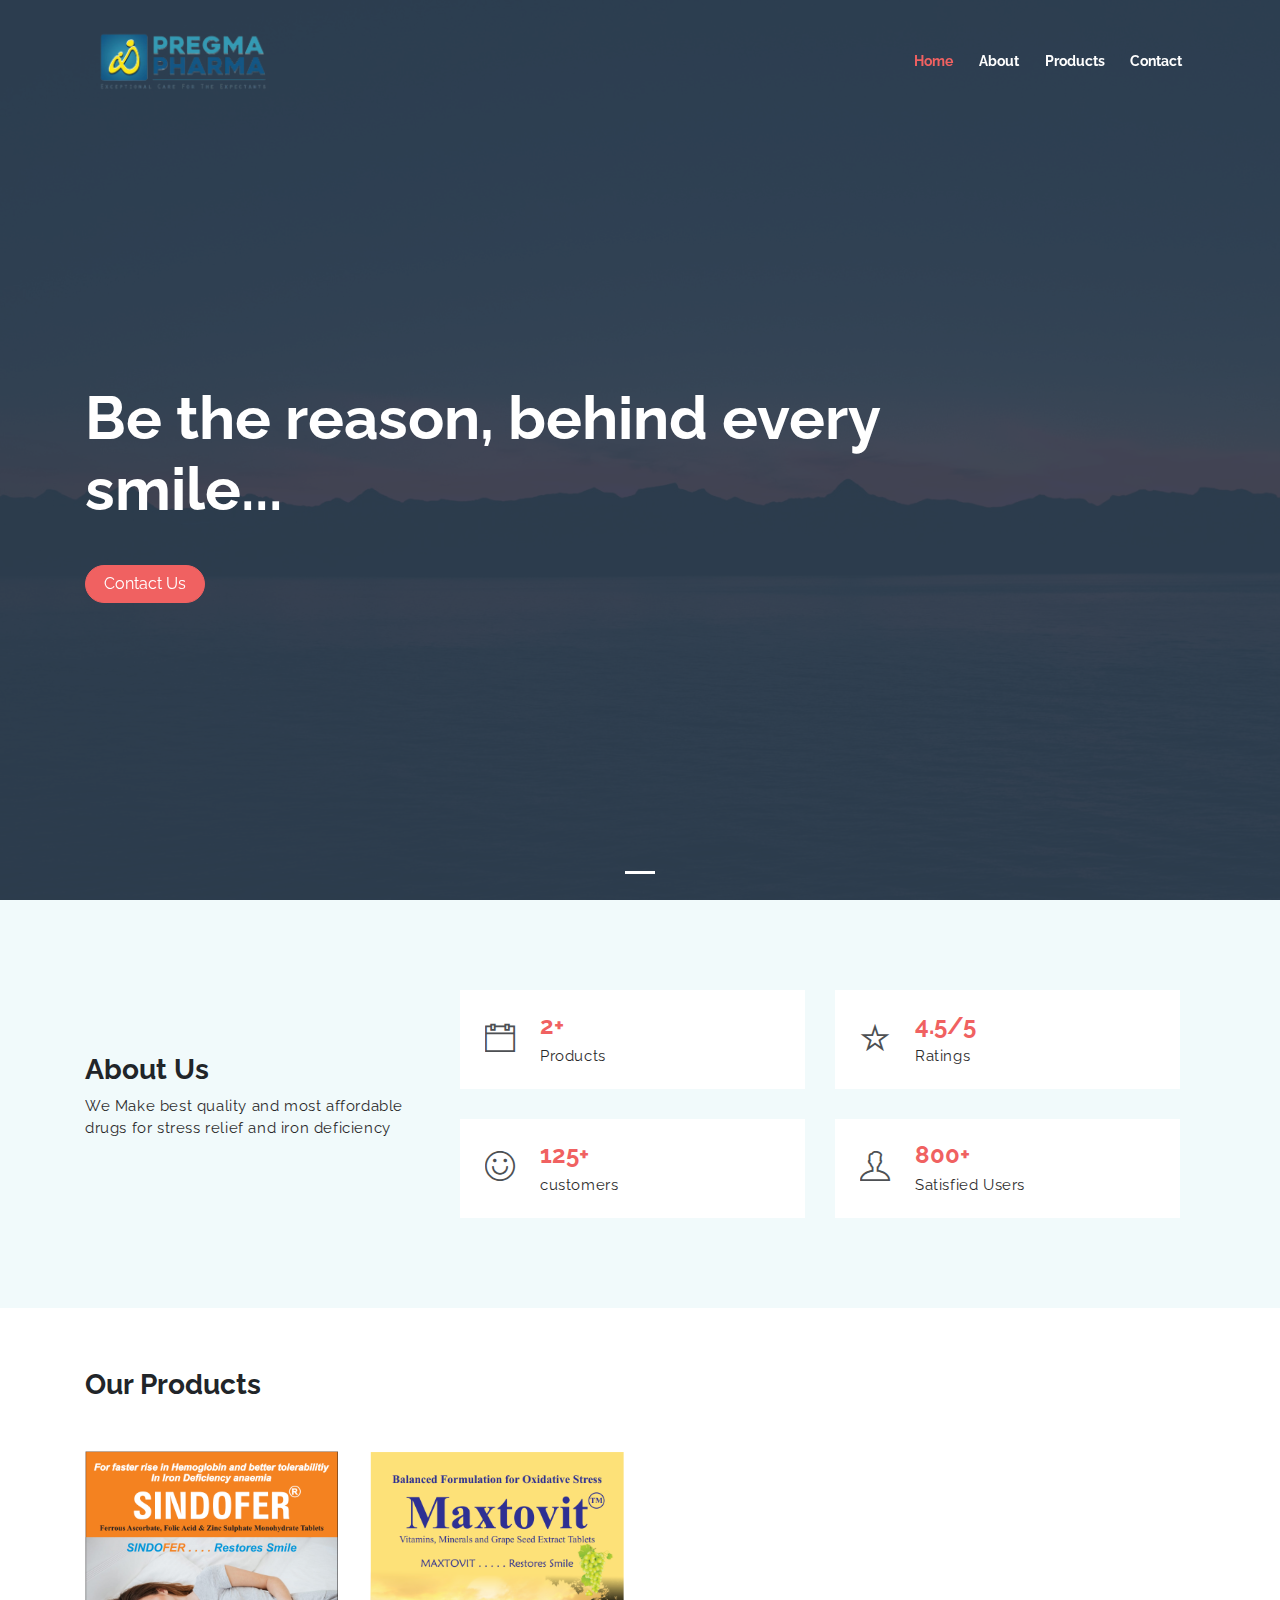
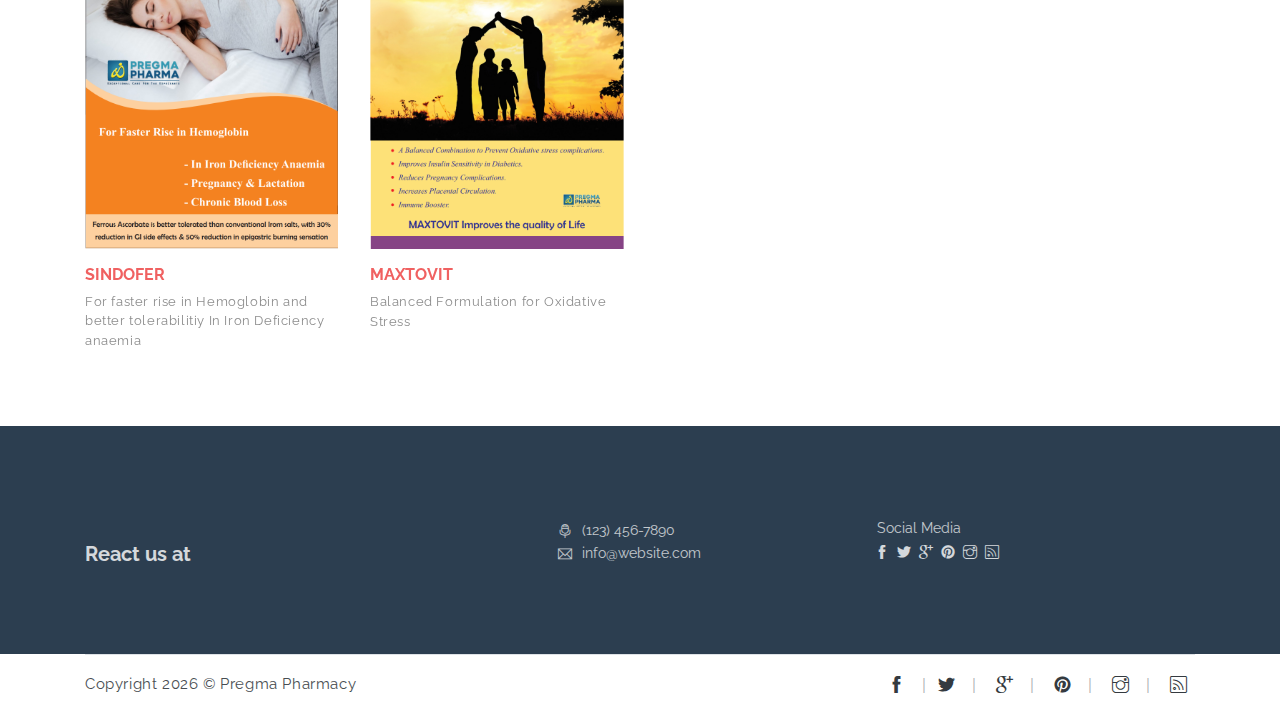
<file: index.html>
<!DOCTYPE html>
<html lang="en">
<head>
	<meta charset="utf-8">
    <meta name="viewport" content="width=device-width, initial-scale=1, shrink-to-fit=no">
    <meta name="description" content="Start your development with Pregma Pharma landing page.">
    <meta name="author" content="Pregma Pharmacy">
    <title>Pregma Pharmacy</title>

    <!-- font icons -->
    <link rel="stylesheet" href="assets/vendors/themify-icons/css/themify-icons.css">
    
    <!-- owl carousel -->
    <link rel="stylesheet" href="assets/vendors/owl-carousel/css/owl.carousel.css">
    <link rel="stylesheet" href="assets/vendors/owl-carousel/css/owl.theme.default.css">

    <!-- Bootstrap + Pregma Pharma main styles -->
	<link rel="stylesheet" href="assets/css/index.css">

</head>
<body data-spy="scroll" data-target=".navbar" data-offset="40" id="home">

    <nav id="scrollspy" class="navbar navbar-light bg-light navbar-expand-lg fixed-top" data-spy="affix" data-offset-top="20">
        <div class="container">
            <a class="navbar-brand" href="#"><img src="assets/imgs/logo2.png" alt=""  class="brand-img"></a>
            <button class="navbar-toggler" type="button" data-toggle="collapse" data-target="#navbarSupportedContent" aria-controls="navbarSupportedContent" aria-expanded="false" aria-label="Toggle navigation">
                <span class="navbar-toggler-icon"></span>
            </button>

            <div class="collapse navbar-collapse" id="navbarSupportedContent">
                <ul class="navbar-nav ml-auto">
                    <li class="nav-item">
                        <a class="nav-link" href="#home">Home</a>
                    </li>
                    <li class="nav-item">
                        <a class="nav-link" href="#about">About</a>
                    </li>
                    <li class="nav-item">
                        <a class="nav-link" href="#portfolio">Products</a>
                    </li>
                    <!-- <li class="nav-item">
                        <a class="nav-link" href="#testmonial">Testmonial</a>
                    </li> -->
                    <!-- <li class="nav-item">
                        <a class="nav-link" href="#blog">Blog</a>
                    </li> -->
                    <li class="nav-item">
                        <a class="nav-link" href="#contact">Contact</a>
                    </li>
                    <!-- <li class="nav-item ml-0 ml-lg-4">
                        <a class="nav-link btn btn-primary" href="components.html">Components</a>
                    </li> -->
                </ul>
            </div>
        </div>
    </nav>


    <header id="home" class="header">
        <div class="overlay"></div>

        <div id="header-carousel" class="carousel slide carousel-fade" data-ride="carousel">  
            <ol class="carousel-indicators">
                <li data-target="#header-carousel" data-slide-to="0" class="active"></li>
                <!-- <li data-target="#header-carousel" data-slide-to="1"></li>
                <li data-target="#header-carousel" data-slide-to="2"></li> -->
             </ol>

            <div class="container">
                <div  class="carousel-inner">
                    <div class="carousel-item  active">
                        <div class="carousel-caption d-none d-md-block">
                            <h1 class="carousel-title">Be the reason, behind every<br> smile... </h1>
                            <button class="btn btn-primary btn-rounded" onclick="document.getElementById('contact').scrollIntoView({behavior: 'smooth'})">Contact Us</button>
                        </div>
                    </div>
                    <!-- <div class="carousel-item ">
                        <div class="carousel-caption d-none d-md-block">
                            <h1 class="carousel-title">We Make <br> Responsive Design</h1>
                            <button class="btn btn-primary btn-rounded">Learn More</button>
                          </div>
                    </div>
                    <div class="carousel-item">
                        <div class="carousel-caption d-none d-md-block">
                            <h1 class="carousel-title">We Make <br> Simple Design</h1>
                            <button class="btn btn-primary btn-rounded">Learn More</button>
                          </div>
                    </div> -->
                </div>
      
            </div>  
           
        </div>

        <!-- <div class="infos container mb-4 mb-md-2">
            <div class="title">
                <h6 class="subtitle font-weight-normal">Are locking for</h6>
                <h5>Lorem inpsum</h5>
                <p class="font-small">Lorem ipsum dolor sit amet, consectetur adipisicing elit.</p>
            </div>
            <div class="socials text-right">
                <div class="row justify-content-between">
                    <div class="col">
                        <a class="d-block subtitle"><i class="ti-microphone pr-2"></i> (123) 456-7890</a>
                        <a class="d-block subtitle"><i class="ti-email pr-2"></i> info@website.com</a>
                    </div>
                    <div class="col">
                        <h6 class="subtitle font-weight-normal mb-2">Social Media</h6>
                        <div class="social-links">
                            <a href="javascript:void(0)" class="link pr-1"><i class="ti-facebook"></i></a>
                            <a href="javascript:void(0)" class="link pr-1"><i class="ti-twitter-alt"></i></a>
                            <a href="javascript:void(0)" class="link pr-1"><i class="ti-google"></i></a>
                            <a href="javascript:void(0)" class="link pr-1"><i class="ti-pinterest-alt"></i></a>
                            <a href="javascript:void(0)" class="link pr-1"><i class="ti-instagram"></i></a>
                            <a href="javascript:void(0)" class="link pr-1"><i class="ti-rss"></i></a>
                        </div>
                    </div>
                </div>
            </div>
        </div> -->
    </header>

    <section class="section" id="about">

        <div class="container">

            <div class="row align-items-center mr-auto">
                <div class="col-md-4">
                    <!-- <h6 class="xs-font mb-0">nobis dolorem sapiente evenie.</h6> -->
                    <h3 class="section-title">About Us</h3>
                    <p>We Make best quality and most affordable drugs for stress relief and iron deficiency</p>

                    <!-- <a href="javascript:void(0)">Read more...</a> -->
                </div>
                <div class="col-sm-6 col-md-4 ml-auto">
                    <div class="widget">
                        <div class="icon-wrapper">
                            <i class="ti-calendar"></i>
                        </div>
                        <div class="infos-wrapper">
                            <h4 class="text-primary">2+</h4>
                            <p>Products</p>
                        </div>
                    </div>
                    <div class="widget">
                        <div class="icon-wrapper">
                            <i class="ti-face-smile"></i>
                        </div>
                        <div class="infos-wrapper">
                            <h4 class="text-primary">125+</h4>
                            <p>customers</p>
                        </div>
                    </div>
                </div>
                <div class="col-sm-6 col-md-4">
                    <div class="widget">
                        <div class="icon-wrapper">
                            <i class="ti-star"></i>
                        </div>
                        <div class="infos-wrapper">
                            <h4 class="text-primary">4.5/5 </h4>
                            <p>Ratings</p>
                        </div>
                    </div>
                    <div class="widget">
                        <div class="icon-wrapper">
                            <i class="ti-user"></i>
                        </div>
                        <div class="infos-wrapper">
                            <h4 class="text-primary">800+</h4>
                            <p>Satisfied Users</p>
                        </div>
                    </div>
                </div>
             </div>
        </div>
    </section>

    <!-- <section class="section">
        <div class="container">
            <h6 class="xs-font mb-0">Blanditiis unde illum earum</h6>
            <h3 class="section-title mb-4">Expertises</h3>

            <div class="row text-center">
                <div class="col-lg-4">
                    <a href="javascript:void(0)" class="card border-0 text-dark">
                        <img class="card-img-top" src="assets/imgs/img-5.jpg" alt="Download free bootstrap 4 landing page, free boootstrap 4 templates, Download free bootstrap 4.1 landing page, free boootstrap 4.1.1 templates, Pregma Pharma Landing page">
                        <span class="card-body">
                            <h4 class="title mt-4">Codding &amp; Designing</h4>
                            <p class="xs-font">Lorem ipsum dolor sit amet, consectetur adipisicing elit.</p>
                        </span>
                    </a>
                </div>
                <div class="col-lg-4">
                    <a href="javascript:void(0)" class="card border-0 text-dark">
                        <img class="card-img-top" src="assets/imgs/img-6.jpg" alt="Download free bootstrap 4 landing page, free boootstrap 4 templates, Download free bootstrap 4.1 landing page, free boootstrap 4.1.1 templates, Pregma Pharma Landing page">
                        <span class="card-body">
                            <h4 class="title mt-4">Graphic Design</h4>
                            <p class="xs-font">Lorem ipsum dolor sit amet, consectetur adipisicing elit.</p>
                        </span>
                    </a>
                </div>
                <div class="col-lg-4">
                    <a href="javascript:void(0)" class="card border-0 text-dark">
                        <img class="card-img-top" src="assets/imgs/img-7.jpg" alt="Download free bootstrap 4 landing page, free boootstrap 4 templates, Download free bootstrap 4.1 landing page, free boootstrap 4.1.1 templates, Pregma Pharma Landing page">
                        <span class="card-body">
                            <h4 class="title mt-4">Development</h4>
                            <p class="xs-font">Lorem ipsum dolor sit amet, consectetur adipisicing elit.</p>
                        </span>
                    </a>
                </div>
            </div>
        </div>
    </section> -->

    <section class="section" id="portfolio">
        <div class="container">
            <!-- <h6 class="xs-font mb-0">Culpa perferendis excepturi.</h6> -->
            <h3 class="section-title pb-4">Our Products</h3>
        

        <div id="owl-portfolio" class="owl-carousel owl-theme owl-loaded mt-4">
            <a href="javascript:void(0)" class="item expertises-item">
                <img src="assets/imgs/sindofer.png"alt="Download free bootstrap 4 landing page, free boootstrap 4 templates, Download free bootstrap 4.1 landing page, free boootstrap 4.1.1 templates, Pregma Pharma Landing page" class="box-shadow">
                <h6 class="mt-3 mb-2">SINDOFER</h6>
                <p class="xs-font">For faster rise in Hemoglobin and better tolerabilitiy
                    In Iron Deficiency anaemia</p>
            </a> 
            <a href="javascript:void(0)" class="item expertises-item">
                <img src="assets/imgs/maxtovit.png"alt="Download free bootstrap 4 landing page, free boootstrap 4 templates, Download free bootstrap 4.1 landing page, free boootstrap 4.1.1 templates, Pregma Pharma Landing page" class="box-shadow">
                <h6 class="mt-3 mb-2">MAXTOVIT</h6>
                <p class="xs-font">Balanced Formulation for Oxidative Stress </p>
            </a> 
            <!-- <a href="javascript:void(0)" class="item expertises-item">
                <img src="assets/imgs/img-3.jpg"alt="Download free bootstrap 4 landing page, free boootstrap 4 templates, Download free bootstrap 4.1 landing page, free boootstrap 4.1.1 templates, Pregma Pharma Landing page" class="box-shadow">
                <h6 class="mt-3 mb-2">Autem minus animi</h6>
                <p class="xs-font">Lorem ipsum dolor sit amet, consectetur adipisicing elit.</p>
            </a> 
            <a href="javascript:void(0)" class="item expertises-item">
                <img src="assets/imgs/img-4.jpg"alt="Download free bootstrap 4 landing page, free boootstrap 4 templates, Download free bootstrap 4.1 landing page, free boootstrap 4.1.1 templates, Pregma Pharma Landing page" class="box-shadow">
                <h6 class="mt-3 mb-2">Sed eligendi</h6>
                <p class="xs-font">Lorem ipsum dolor sit amet, consectetur adipisicing elit.</p>
            </a> 
            <a href="javascript:void(0)" class="item expertises-item">
                <img src="assets/imgs/img-8.jpg"alt="Download free bootstrap 4 landing page, free boootstrap 4 templates, Download free bootstrap 4.1 landing page, free boootstrap 4.1.1 templates, Pregma Pharma Landing page" class="box-shadow">
                <h6 class="mt-3 mb-2">Totam eveniet assumenda!</h6>
                <p class="xs-font">Lorem ipsum dolor sit amet, consectetur adipisicing elit.</p>
            </a> 
            <a href="javascript:void(0)" class="item expertises-item">
                <img src="assets/imgs/img-9.jpg"alt="Download free bootstrap 4 landing page, free boootstrap 4 templates, Download free bootstrap 4.1 landing page, free boootstrap 4.1.1 templates, Pregma Pharma Landing page" class="box-shadow">
                <h6 class="mt-3 mb-2">Sapiente dolore ut</h6>
                <p class="xs-font">Lorem ipsum dolor sit amet, consectetur adipisicing elit.</p>
            </a>              -->
        </div>
    </div>
    </section>


    <!-- <section class="section" id="testmonial">
        <div class="container">
            <h6 class="xs-font mb-0">Culpa perferendis excepturi.</h6>
            <h3 class="section-title">Testmonials</h3>

            <div id="owl-testmonial" class="owl-carousel owl-theme mt-4">
                <div class="item">
                    <div class="textmonial-item">
                        <img src="assets/imgs/avatar1.jpg" class="avatar" alt="Download free bootstrap 4 landing page, free boootstrap 4 templates, Download free bootstrap 4.1 landing page, free boootstrap 4.1.1 templates, Pregma Pharma Landing page">
                        <div class="des">
                            <h5 class="ti-quote-left font-weight-bold"></h5>
                            <p>Lorem ipsum dolor sit amet, consectetur adipisicing elit. Accusamus ea facere voluptatum corrupti doloremque odit sequi labore rerum maiores libero.adipisicing elit. Vitae quasi voluptatem sed quaerat dolorum architecto reiciendis magni laboriosam, illum, nobis, quae dolor, ducimus libero! Sapiente deleniti sit dolor, ex possimus.</p>
                            <h5 class="ti-quote-left text-right font-weight-bold"></h5>

                            <div class="line"></div>
                            <h6 class="name">Emma Re</h6>
                            <h6 class="xs-font">Full stack developer</h6>
                        </div>
                    </div>
                </div>
                <div class="item">
                    <div class="textmonial-item">
                        <img src="assets/imgs/avatar2.jpg" class="avatar" alt="Download free bootstrap 4 landing page, free boootstrap 4 templates, Download free bootstrap 4.1 landing page, free boootstrap 4.1.1 templates, Pregma Pharma Landing page">
                        <div class="des">
                            <h5 class="ti-quote-left font-weight-bold"></h5>
                            <p>Lorem ipsum dolor sit amet, consectetur adipisicing elit. Accusamus ea facere voluptatum corrupti doloremque odit sequi labore rerum maiores libero.adipisicing elit. Vitae quasi voluptatem sed quaerat dolorum architecto reiciendis magni laboriosam, illum, nobis, quae dolor, ducimus libero! Sapiente deleniti sit dolor, ex possimus.</p>
                            <h5 class="ti-quote-left text-right font-weight-bold"></h5>

                            <div class="line"></div>
                            <h6 class="name">John Doe</h6>
                            <h6 class="xs-font">Graphic Designer</h6>
                        </div>
                    </div>
                </div>
                <div class="item">
                    <div class="textmonial-item">
                        <img src="assets/imgs/avatar3.jpg" class="avatar" alt="Download free bootstrap 4 landing page, free boootstrap 4 templates, Download free bootstrap 4.1 landing page, free boootstrap 4.1.1 templates, Pregma Pharma Landing page">
                        <div class="des">
                            <h5 class="ti-quote-left font-weight-bold"></h5>
                            <p>Lorem ipsum dolor sit amet, consectetur adipisicing elit. Accusamus ea facere voluptatum corrupti doloremque odit sequi labore rerum maiores libero.adipisicing elit. Vitae quasi voluptatem sed quaerat dolorum architecto reiciendis magni laboriosam, illum, nobis, quae dolor, ducimus libero! Sapiente deleniti sit dolor, ex possimus.</p>
                            <h5 class="ti-quote-left text-right font-weight-bold"></h5>

                            <div class="line"></div>
                            <h6 class="name">Emily Roe</h6>
                            <h6 class="xs-font">Freelancer</h6>
                        </div>
                    </div>
                </div>
            </div>
        </div>
    </section> -->

    <section id="contact" class="section bg-overlay">

        <div class="container">
            <div class="infos mb-4 mb-md-2">
            <div class="title">
                <!-- <h6 class="subtitle font-weight-normal">Are locking for</h6> -->
                <h5>React us at</h5>
                <!-- <p class="font-small">Lorem ipsum dolor sit amet, consectetur adipisicing elit.</p> -->
            </div>
            <div class="socials">
                <div class="row justify-content-between">
                    <div class="col">
                        <a class="d-block subtitle"><i class="ti-microphone"></i> (123) 456-7890</a>
                        <a class="d-block subtitle"><i class="ti-email"></i> info@website.com</a>
                    </div>
                    <div class="col">
                        <h6 class="subtitle font-weight-normal mb-1">Social Media</h6>
                        <div class="social-links">
                            <a href="javascript:void(0)" class="link pr-1"><i class="ti-facebook"></i></a>
                            <a href="javascript:void(0)" class="link pr-1"><i class="ti-twitter-alt"></i></a>
                            <a href="javascript:void(0)" class="link pr-1"><i class="ti-google"></i></a>
                            <a href="javascript:void(0)" class="link pr-1"><i class="ti-pinterest-alt"></i></a>
                            <a href="javascript:void(0)" class="link pr-1"><i class="ti-instagram"></i></a>
                            <a href="javascript:void(0)" class="link pr-1"><i class="ti-rss"></i></a>
                        </div>
                    </div>
                </div>
            </div>
        </div> 
        </div>
    </section>

    <!-- <section class="section" id="blog">

        <div class="container mb-3">
            <h6 class="xs-font mb-0">Culpa perferendis excepturi.</h6>
            <h3 class="section-title mb-5">Our Blog</h3>

            <div class="blog-wrapper">
                <div class="img-wrapper">
                    <img src="assets/imgs/img-3.jpg" alt="Download free bootstrap 4 landing page, free boootstrap 4 templates, Download free bootstrap 4.1 landing page, free boootstrap 4.1.1 templates, Pregma Pharma Landing page">
                    <div class="date-container">
                        <h6 class="day">29</h6>
                        <h6 class="mun">Jun</h6> 
                    </div>
                </div>
                <div class="txt-wrapper">
                    <h4 class="blog-title">Lorem ipsum dolor.</h4>
                    <p>Lorem ipsum dolor sit amet, consectetur adipisicing elit. Nostrum vitae ducimus dolor sed numquam, assumenda non dolorem in facilis eius alias voluptates, fugit maiores aspernatur ad rem saepe molestiae consequuntur. adipisicing elit. Repellat nam placeat laboriosam dolorum aperiam fuga voluptate, quis ea vel ab sunt incidunt quasi, molestias atque deserunt voluptates quae voluptatum sit.</p>

                    <a href="#" class="badge badge-info">Graphic Design</a>

                    <h6 class="blog-footer">
                        <a href="javascript:void(0)"><i class="ti-user"></i> Admin </a> |
                        <a href="javascript:void(0)"><i class="ti-thumb-up"></i> 213 </a> |
                        <a href="javascript:void(0)"><i class="ti-comments"></i> 123</a>
                    </h6>
                </div>
            </div>
        </div>
    </section> -->

    <section id="contact" class=" pb-0">

        <div class="container">
            <!-- <h6 class="xs-font mb-0">Culpa perferendis excepturi.</h6> 
            <h3 class="section-title mb-2">Contact Us</h3>

            <div class="row align-items-center justify-content-between">
                <div class="col-md-8 col-lg-7">

                    <form class="contact-form">
                        <div class="form-row">
                            <div class="col form-group">
                                <input type="text" class="form-control" placeholder="Name">
                            </div>
                            <div class="col form-group">
                                <input type="email" class="form-control" placeholder="Email">
                            </div>
                        </div>
                        <div class="form-group">
                            <textarea name="" id="" cols="30" rows="5" class="form-control" placeholder="Your Message"></textarea>
                        </div>
                        <div class="form-group">
                            <input type="submit" class="btn btn-primary btn-block" value="Send Message">
                        </div>
                    </form>
                </div>
                <div class="col-md-4 ">
                   
                        <li class="list-head">
                            <h6>CONTACT INFO</h6>
                        </li> 
                        <li class="list-body">
                            <p class="py-2">Contact us and we'll get back to you within 24 hours.</p> 
                            <p class="py-2"><i class="ti-location-pin"></i> 12345 Fake ST NoWhere AB Country</p>
                            <p class="py-2"><i class="ti-email"></i>  info@website.com</p>
                            <p class="py-2"><i class="ti-microphone"></i> (123) 456-7890</p>

                        </li>
                    
                </div>
            </div> -->

            <footer class="footer  border-top">
                <div class="row align-items-center justify-content-center">
                    <div class="col-md-6 text-center text-md-left">
                        <p class="mb-0">Copyright <script>document.write(new Date().getFullYear())</script> &copy; <a target="_blank" href="http://www.Pregma Pharmacy.com">Pregma Pharmacy</a></p>
                    </div>
                    <div class="col-md-6 text-center text-md-right">
                        <div class="social-links">
                            <a href="javascript:void(0)" class="link"><i class="ti-facebook"></i></a>
                            <a href="javascript:void(0)" class="link"><i class="ti-twitter-alt"></i></a>
                            <a href="javascript:void(0)" class="link"><i class="ti-google"></i></a>
                            <a href="javascript:void(0)" class="link"><i class="ti-pinterest-alt"></i></a>
                            <a href="javascript:void(0)" class="link"><i class="ti-instagram"></i></a>
                            <a href="javascript:void(0)" class="link"><i class="ti-rss"></i></a>
                        </div>
                    </div>
                </div> 
            </footer>
        </div>
    </section>
	
	<!-- core  -->
    <script src="assets/vendors/jquery/jquery-3.4.1.js"></script>
    <script src="assets/vendors/bootstrap/bootstrap.bundle.js"></script>

    <!-- bootstrap 3 affix -->
	<script src="assets/vendors/bootstrap/bootstrap.affix.js"></script>
    
    <!-- Owl carousel  -->
    <script src="assets/vendors/owl-carousel/js/owl.carousel.js"></script>


    <!-- Pregma Pharma js -->
    <script src="assets/js/index.js"></script>

</body>
</html>
</file>
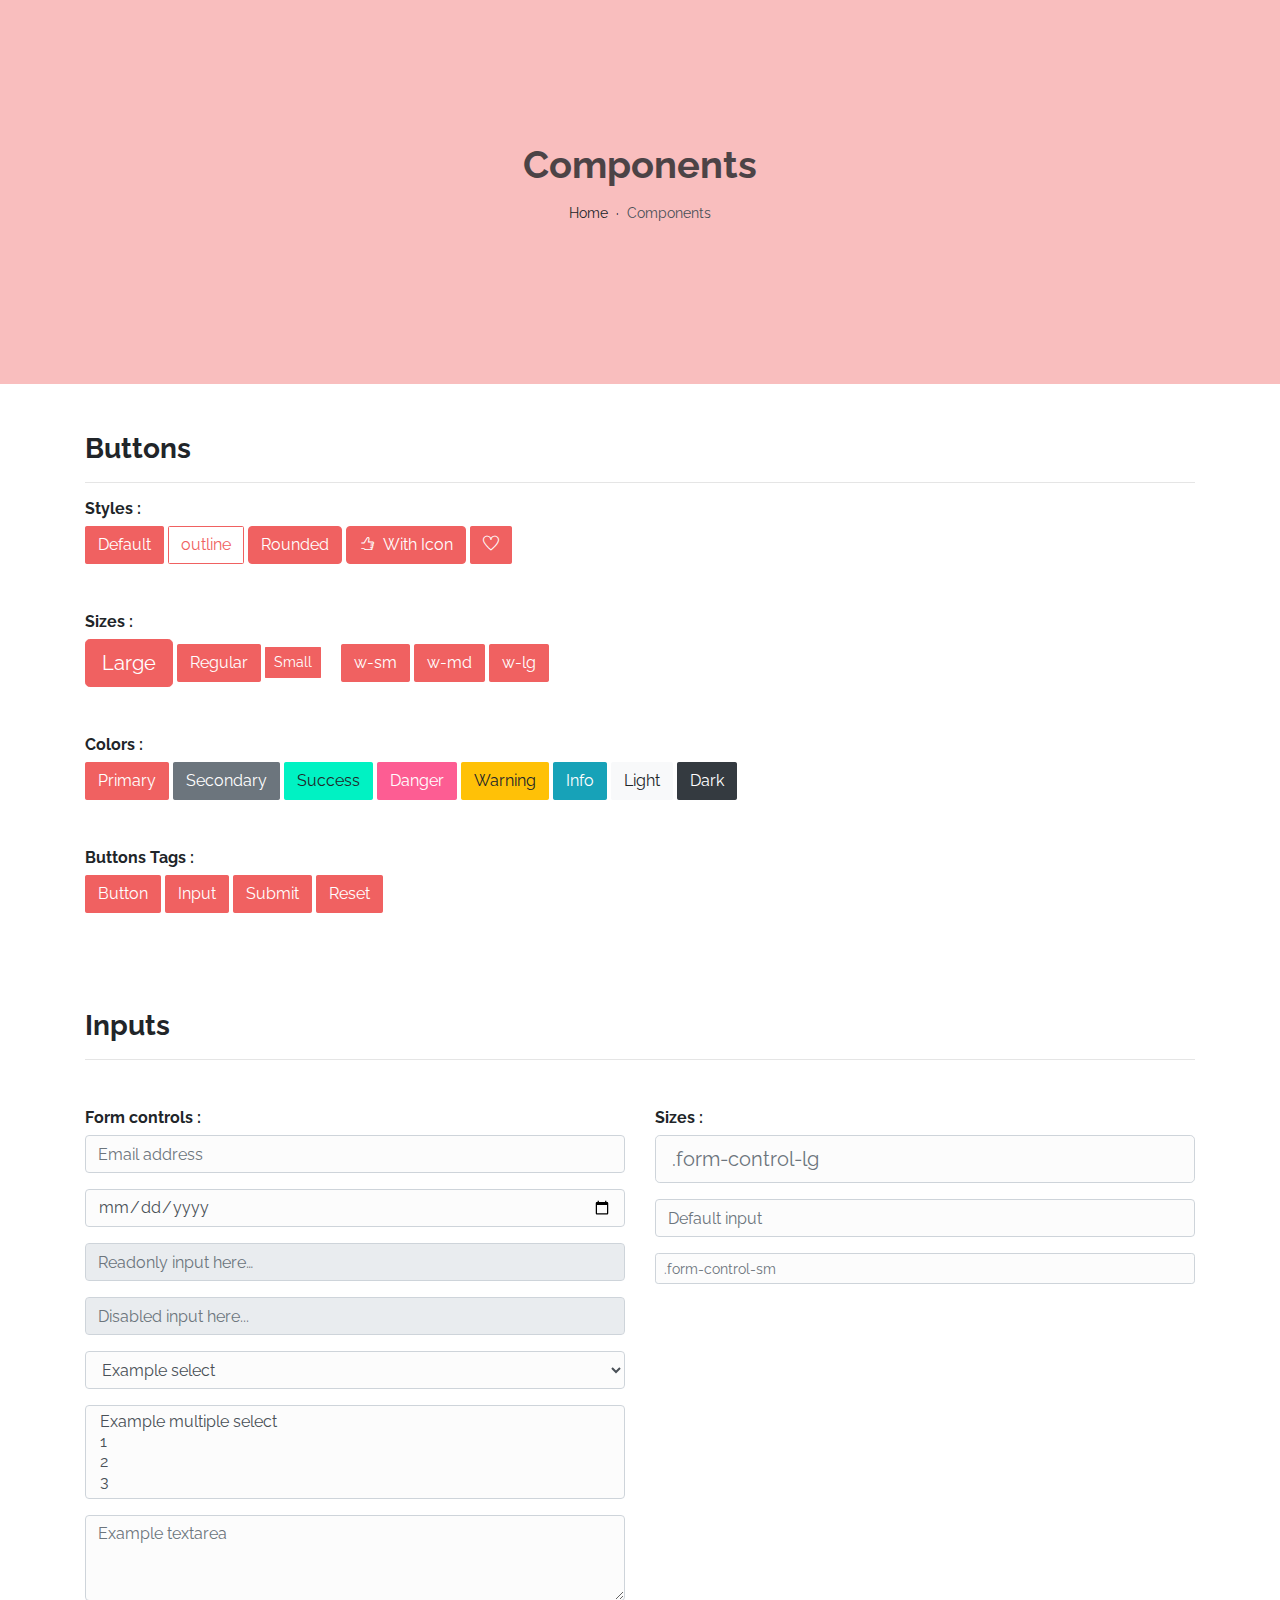
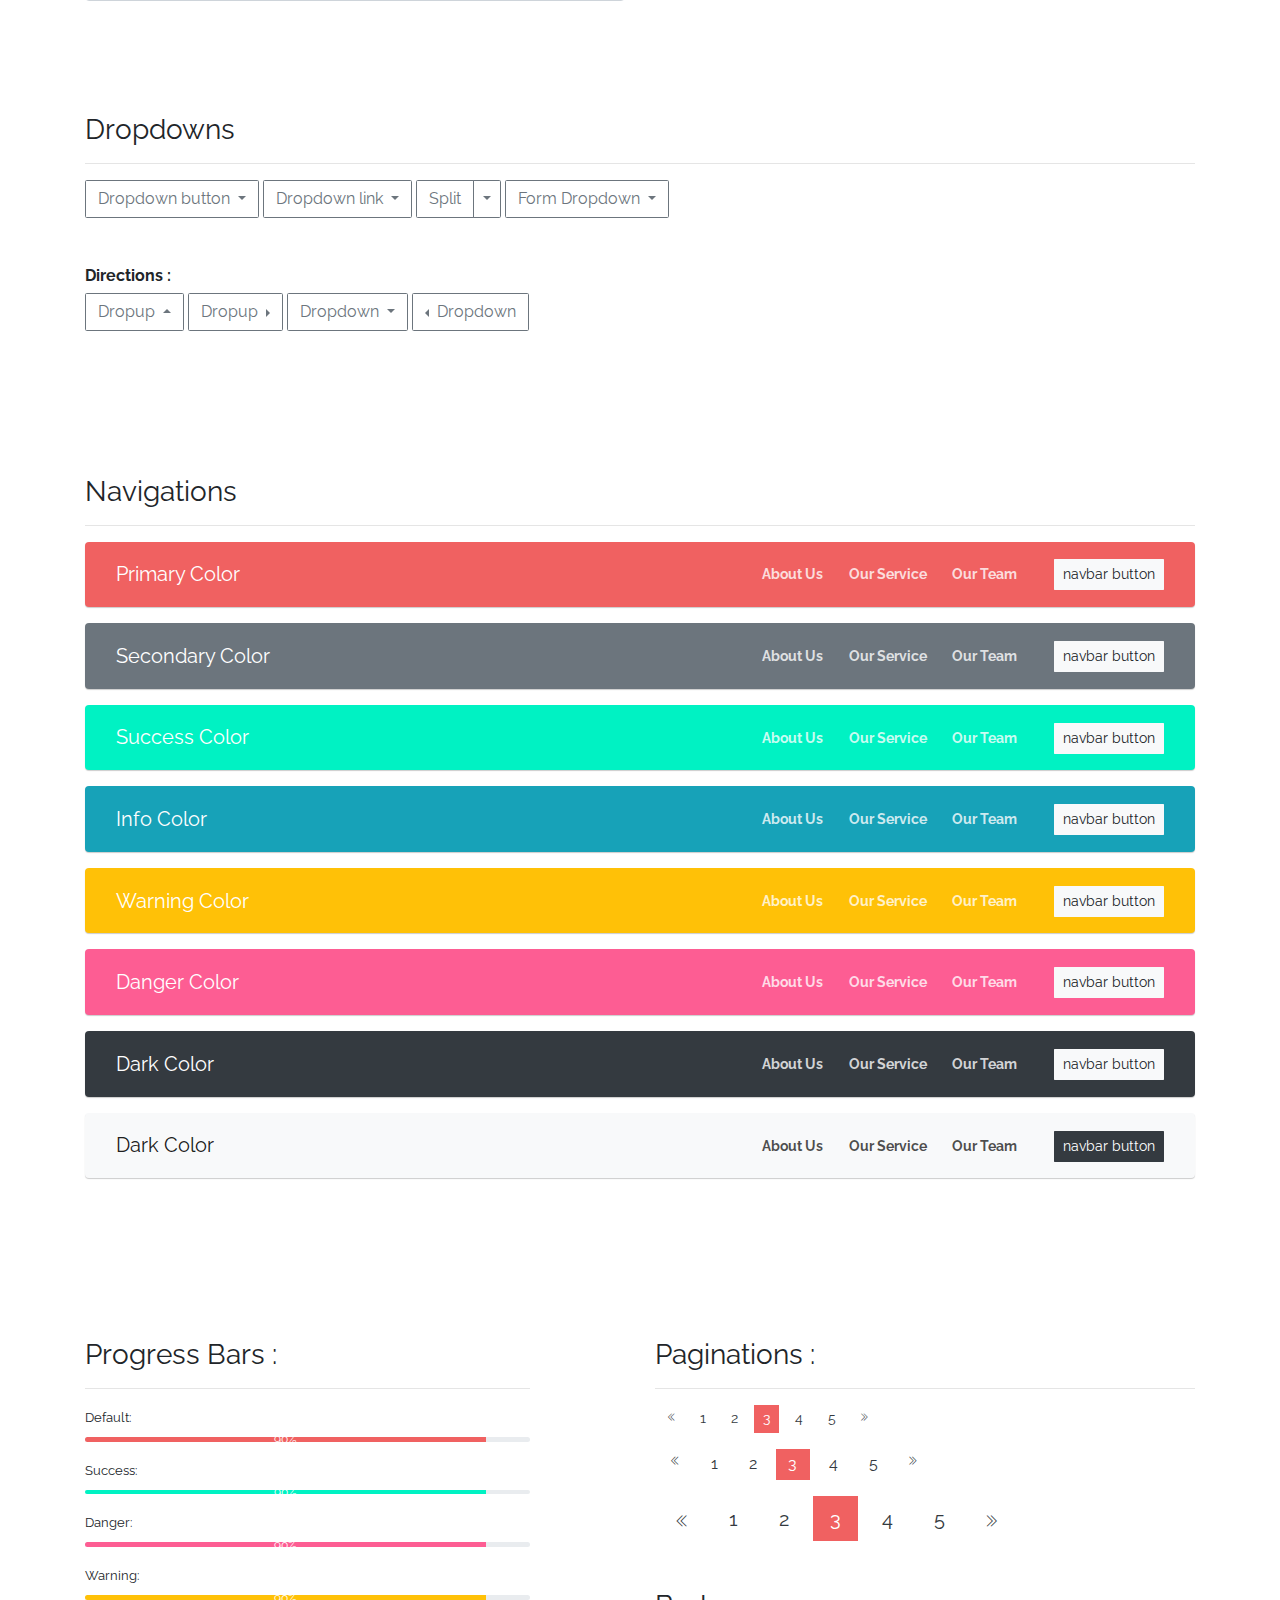
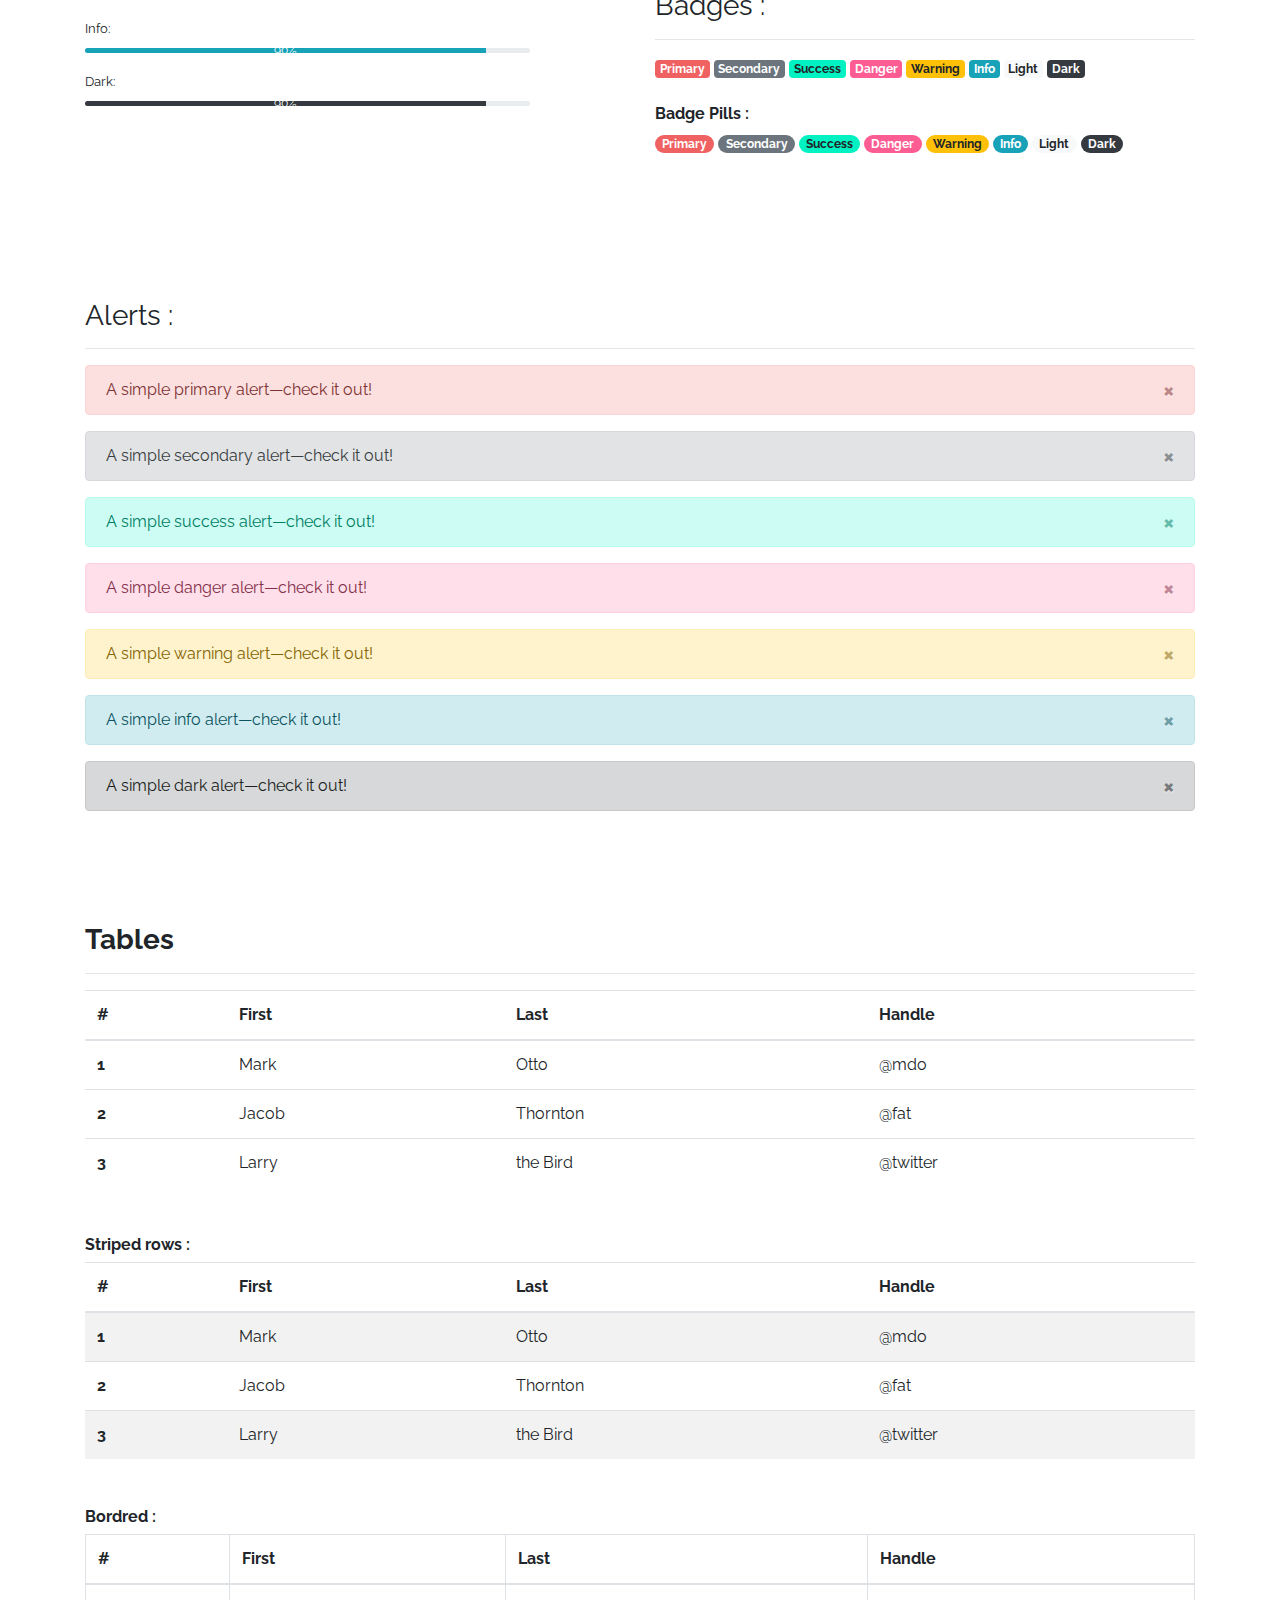
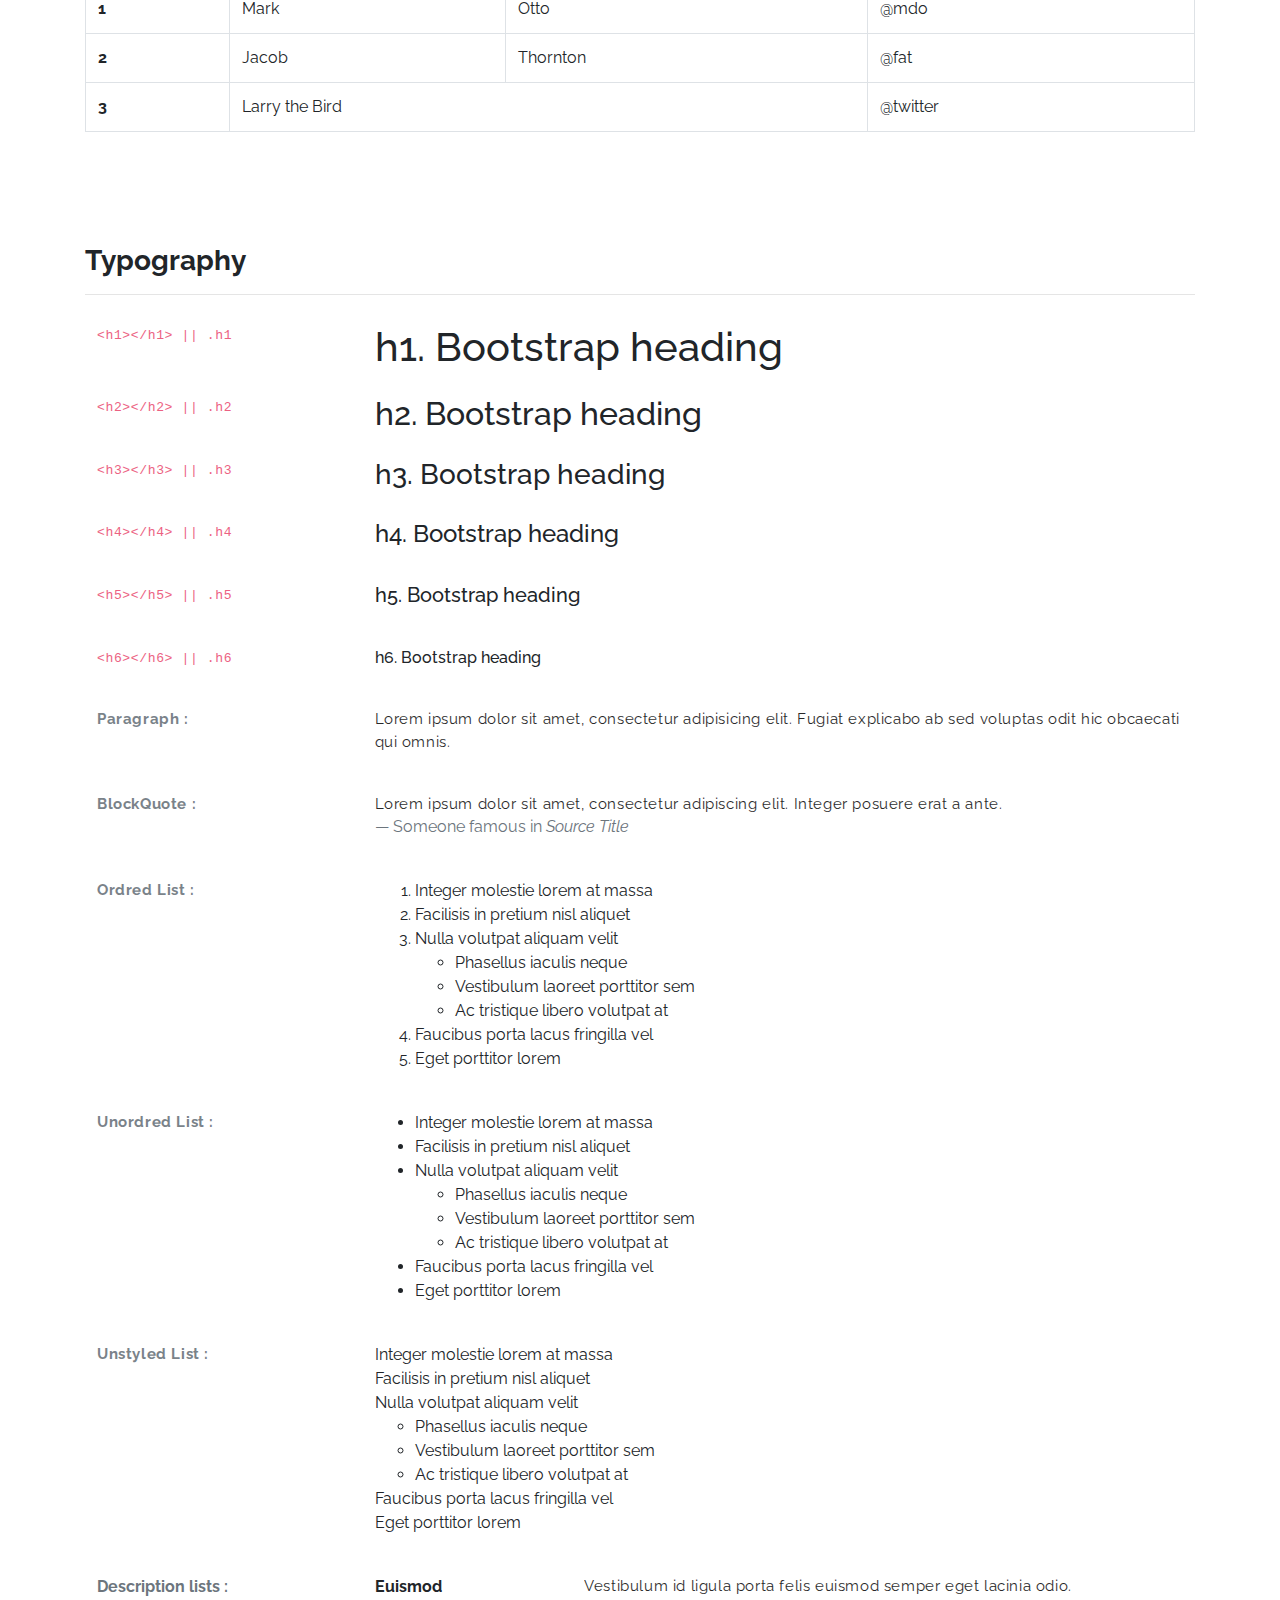
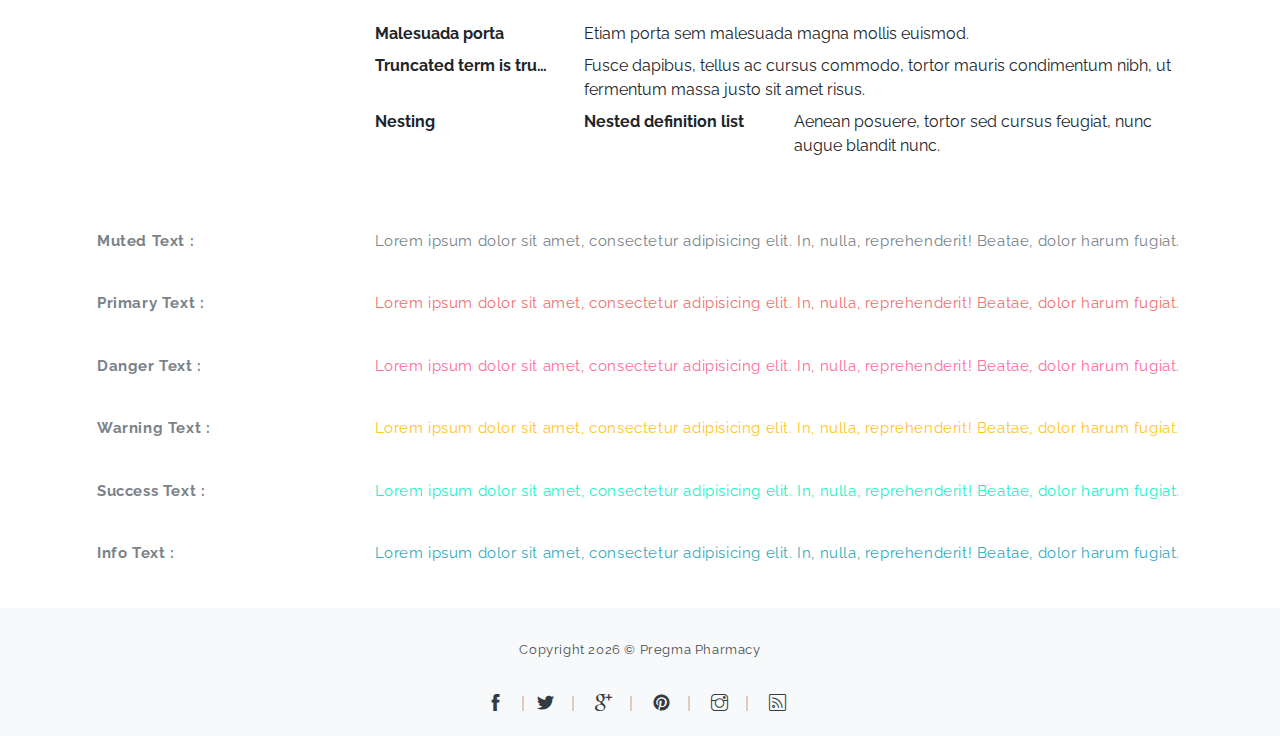
<file: components.html>
<!DOCTYPE html>
<html lang="en">
<head>
   <meta charset="utf-8">
    <meta name="viewport" content="width=device-width, initial-scale=1, shrink-to-fit=no">
    <meta name="description" content="Start your development with Pregma Pharma landing page.">
    <meta name="author" content="Pregma Pharmacy">
    <title>Pregma Pharma Landing page | Components</title>
   <!-- font icons -->
   <link rel="stylesheet" href="assets/vendors/themify-icons/css/themify-icons.css">
   <!-- Bootstrap + Steller  -->
   <link rel="stylesheet" href="assets/css/index.css">
</head>
<body>

   <!-- Page Header -->
   <header class="header header-mini"> 
      <div class="header-title">Components</div> 
      <nav aria-label="breadcrumb">
         <ol class="breadcrumb">
            <li class="breadcrumb-item"><a href="/">Home</a></li>
            <li class="breadcrumb-item active" aria-current="page">Components</li>
         </ol>
      </nav>
   </header> <!-- End Of Page Header -->

   <!-- main content -->
   <div class="container">

      <!-- Buttons -->
      <h3 class="mt-5">Buttons</h3>
      <hr>
      <h6 class="section-secondary-title">Styles :</h6>
      <button class="btn btn-primary">Default</button>
      <button class="btn btn-outline-primary">outline</button>
      <button class="btn btn-primary rounded">Rounded</button>
      <button class="btn btn-primary rounded"><i class="ti-thumb-up pr-1"></i> With Icon</button>
      <button class="btn btn-primary circle"><i class="ti-heart"></i></button>

      <h6 class="section-secondary-title mt-5">Sizes :</h6>
      <button class="btn btn-primary btn-lg">Large</button>
      <button class="btn btn-primary ">Regular</button>
      <button class="btn btn-primary btn-sm">Small</button>
      <button class="btn btn-primary w-sm ml-3">w-sm</button>
      <button class="btn btn-primary w-md">w-md</button>
      <button class="btn btn-primary w-lg">w-lg</button>

      <h6 class="section-secondary-title mt-5">Colors :</h6>          
      <button type="button" class="btn btn-primary">Primary</button>
      <button type="button" class="btn btn-secondary">Secondary</button>
      <button type="button" class="btn btn-success">Success</button>
      <button type="button" class="btn btn-danger">Danger</button>
      <button type="button" class="btn btn-warning">Warning</button>
      <button type="button" class="btn btn-info">Info</button>
      <button type="button" class="btn btn-light">Light</button>
      <button type="button" class="btn btn-dark">Dark</button>

      <h6 class="section-secondary-title mt-5">Buttons Tags :</h6>
      <button class="btn btn-primary" type="submit">Button</button>
      <input class="btn btn-primary" type="button" value="Input">
      <input class="btn btn-primary" type="submit" value="Submit">
      <input class="btn btn-primary" type="reset" value="Reset">
      
      <!-- devider -->
      <div class="py-5"></div>

      <!-- Inputs -->
      <h3>Inputs</h3>
      <hr>
      <div class="row mt-5">
         <div class="col-md-6">
            <h6 class="section-secondary-title">Form controls :</h6>        
            <div class="form-group">
               <input type="email" class="form-control" id="exampleFormControlInput1" placeholder="Email address">
            </div>
            <div class="form-group">
               <input type="date" class="form-control" id="exampleFormControlInput1" placeholder="Date">
            </div>
            <div class="form-group">
               <input class="form-control" type="text" placeholder="Readonly input here…" readonly>
            </div>
            <div class="form-group">
               <input class="form-control" id="disabledInput" type="text" placeholder="Disabled input here..." disabled>
            </div>
            <div class="form-group">
               <select class="form-control" id="exampleFormControlSelect1">
                  <option>Example select</option>
                  <option>1</option>
                  <option>2</option>
                  <option>3</option>
                  <option>4</option>
                  <option>5</option>
               </select>
            </div>
            <div class="form-group">
               <select multiple class="form-control" id="exampleFormControlSelect2">
                  <option>Example multiple select</option>
                  <option>1</option>
                  <option>2</option>
                  <option>3</option>
                  <option>4</option>
                  <option>5</option>
               </select>
            </div>
            <div class="form-group">
               <textarea class="form-control" id="exampleFormControlTextarea1" rows="3" placeholder="Example textarea"></textarea>
            </div>
         </div>
         <div class="col-md-6">
            <h6 class="section-secondary-title">Sizes :</h6>    
            <div class="form-group">
               <input class="form-control form-control-lg" type="text" placeholder=".form-control-lg">             
            </div>
            <div class="form-group">
               <input class="form-control" type="text" placeholder="Default input">
            </div>
            <div class="form-group">
               <input class="form-control form-control-sm" type="text" placeholder=".form-control-sm"> 
            </div>
         </div>
      </div> <!-- end of inputs -->   

      <!-- devider -->
      <div class="py-5"></div>             

      <!-- Dropdowns -->
      <h3 class="components-section-title font-weight-normal">Dropdowns</h3>
      <hr>
      <div class="dropdown d-inline-block">
         <button class="btn btn-outline-secondary dropdown-toggle" type="button" id="dropdownMenuButton" data-toggle="dropdown" aria-haspopup="true" aria-expanded="false">
         Dropdown button
         </button>
         <div class="dropdown-menu" aria-labelledby="dropdownMenuButton">
         <a class="dropdown-item" href="#">Action</a>
         <a class="dropdown-item" href="#">Another action</a>
         <a class="dropdown-item" href="#">Something else here</a>
         </div>
      </div>
      <div class="dropdown d-inline-block">
         <a class="btn btn-outline-secondary dropdown-toggle" href="#" role="button" id="dropdownMenuLink" data-toggle="dropdown" aria-haspopup="true" aria-expanded="false">
            Dropdown link
         </a>
         <div class="dropdown-menu" aria-labelledby="dropdownMenuLink">
            <a class="dropdown-item" href="#">Action</a>
            <a class="dropdown-item" href="#">Another action</a>
            <a class="dropdown-item" href="#">Something else here</a>
         </div>
      </div>
      <div class="btn-group">
         <button type="button" class="btn btn-outline-secondary">Split</button>
         <button type="button" class="btn btn-outline-secondary dropdown-toggle dropdown-toggle-split" data-toggle="dropdown" aria-haspopup="true" aria-expanded="false">
         <span class="sr-only">Toggle Dropdown</span>
         </button>
         <div class="dropdown-menu">
            <a class="dropdown-item" href="#">Action</a>
            <a class="dropdown-item" href="#">Another action</a>
            <a class="dropdown-item" href="#">Something else here</a>
            <div class="dropdown-divider"></div>
            <a class="dropdown-item" href="#">Separated link</a>
         </div>
      </div>
      <div class="btn-group">
         <button class="btn btn-outline-secondary dropdown-toggle" type="button" id="dropdownMenuButton" data-toggle="dropdown" aria-haspopup="true" aria-expanded="false">
            Form Dropdown
         </button>
         <div class="dropdown-menu form">
            <form class="px-4 py-3">
               <div class="form-group">
                  <input type="email" class="form-control" id="exampleDropdownFormEmail1" placeholder="email@example.com">
               </div>
               <div class="form-group">
                  <input type="password" class="form-control" id="exampleDropdownFormPassword1" placeholder="Password">
               </div>
               <div class="form-check mb-3">
                  <input type="checkbox" class="form-check-input" id="dropdownCheck">
                  <label class="form-check-label" for="dropdownCheck">
                     Remember me
                  </label>
               </div>
               <button type="submit" class="btn btn-primary btn-block">Sign in</button>
            </form>
            <div class="dropdown-divider"></div>
            <a class="dropdown-item" href="#"><small>New around here? Sign up</small></a>
            <a class="dropdown-item" href="#"><small>Forgot password?</small></a>
         </div>
      </div>       
      <h6 class="section-secondary-title mt-5">Directions :</h6>  
      <div class="btn-group dropup">
         <button type="button" class="btn btn-outline-secondary dropdown-toggle" data-toggle="dropdown" aria-haspopup="true" aria-expanded="false">
            Dropup
         </button>
         <div class="dropdown-menu">
            <a class="dropdown-item" href="#">Action</a>
            <a class="dropdown-item" href="#">Another action</a>
            <a class="dropdown-item" href="#">Something else here</a>
            <div class="dropdown-divider"></div>
            <a class="dropdown-item" href="#">Separated link</a>
         </div>
      </div>
      <div class="btn-group dropright">
         <button type="button" class="btn btn-outline-secondary dropdown-toggle" data-toggle="dropdown" aria-haspopup="true" aria-expanded="false">
            Dropup
         </button>
         <div class="dropdown-menu">
            <a class="dropdown-item" href="#">Action</a>
            <a class="dropdown-item" href="#">Another action</a>
            <a class="dropdown-item" href="#">Something else here</a>
            <div class="dropdown-divider"></div>
            <a class="dropdown-item" href="#">Separated link</a>
         </div>
      </div>
      <div class="btn-group">
         <button type="button" class="btn btn-outline-secondary dropdown-toggle" data-toggle="dropdown" aria-haspopup="true" aria-expanded="false">
            Dropdown
         </button>
         <div class="dropdown-menu">
            <a class="dropdown-item" href="#">Action</a>
            <a class="dropdown-item" href="#">Another action</a>
            <a class="dropdown-item" href="#">Something else here</a>
            <div class="dropdown-divider"></div>
            <a class="dropdown-item" href="#">Separated link</a>
         </div>
      </div>
      <div class="btn-group dropleft">
         <button type="button" class="btn btn-outline-secondary dropdown-toggle" data-toggle="dropdown" aria-haspopup="true" aria-expanded="false">
            Dropdown
         </button>
         <div class="dropdown-menu">
            <a class="dropdown-item" href="#">Action</a>
            <a class="dropdown-item" href="#">Another action</a>
            <a class="dropdown-item" href="#">Something else here</a>
            <div class="dropdown-divider"></div>
            <a class="dropdown-item" href="#">Separated link</a>
         </div>
      </div> <!-- end of Dropdowns -->  

      <!-- devider -->
      <div class="py-5"></div>   

      <!-- navbars -->
      <h3 class="components-section-title font-weight-normal mt-5">Navigations</h3>
      <hr>
      <nav class="navbar navbar-expand-sm navbar-dark bg-primary rounded shadow mb-3">
         <div class="container">
            <a class="navbar-brand" href="#">Primary Color</a>
            <button class="navbar-toggler ml-auto" type="button" data-toggle="collapse" data-target="#navbarSupportedContent" aria-controls="navbarSupportedContent" aria-expanded="false" aria-label="Toggle navigation">
            <span class="navbar-toggler-icon"></span>
            </button>
            <div class="collapse navbar-collapse" id="navbarSupportedContent">
               <ul class="navbar-nav ml-auto"> 
                  <li class="nav-item">
                     <a class="nav-link" href="#about">About Us</a>
                  </li>
                  <li class="nav-item">
                     <a class="nav-link" href="#service">Our Service</a>
                  </li>
                  <li class="nav-item">
                     <a class="nav-link" href="#team">Our Team</a>
                  </li>
                  <li class="nav-item">
                     <a href="#book-table" class="ml-4 mt-1 btn btn-light btn-sm">navbar button</a>
                  </li>
               </ul>                       
            </div>
         </div>
      </nav>
      <nav class="navbar navbar-expand-sm navbar-dark bg-secondary rounded shadow mb-3">
         <div class="container">
            <a class="navbar-brand" href="#">Secondary Color</a>
            <button class="navbar-toggler ml-auto" type="button" data-toggle="collapse" data-target="#navbarSupportedContent" aria-controls="navbarSupportedContent" aria-expanded="false" aria-label="Toggle navigation">
            <span class="navbar-toggler-icon"></span>
            </button>
            <div class="collapse navbar-collapse" id="navbarSupportedContent">
               <ul class="navbar-nav ml-auto"> 
                  <li class="nav-item">
                     <a class="nav-link" href="#about">About Us</a>
                  </li>
                  <li class="nav-item">
                     <a class="nav-link" href="#service">Our Service</a>
                  </li>
                  <li class="nav-item">
                     <a class="nav-link" href="#team">Our Team</a>
                  </li>
                  <li class="nav-item">
                     <a href="#book-table" class="ml-4 mt-1 btn btn-light btn-sm">navbar button</a>
                  </li>
               </ul>                       
            </div>
         </div>
      </nav>
      <nav class="navbar navbar-expand-sm navbar-dark bg-success rounded shadow mb-3">
         <div class="container">
            <a class="navbar-brand" href="#">Success Color</a>
            <button class="navbar-toggler ml-auto" type="button" data-toggle="collapse" data-target="#navbarSupportedContent" aria-controls="navbarSupportedContent" aria-expanded="false" aria-label="Toggle navigation">
            <span class="navbar-toggler-icon"></span>
            </button>
            <div class="collapse navbar-collapse" id="navbarSupportedContent">
               <ul class="navbar-nav ml-auto"> 
                  <li class="nav-item">
                     <a class="nav-link" href="#about">About Us</a>
                  </li>
                  <li class="nav-item">
                     <a class="nav-link" href="#service">Our Service</a>
                  </li>
                  <li class="nav-item">
                     <a class="nav-link" href="#team">Our Team</a>
                  </li>
                  <li class="nav-item">
                     <a href="#book-table" class="ml-4 mt-1 btn btn-light btn-sm">navbar button</a>
                  </li>
               </ul>                       
            </div>
         </div>
      </nav>
      <nav class="navbar navbar-expand-sm navbar-dark bg-info rounded shadow mb-3">
         <div class="container">
            <a class="navbar-brand" href="#">Info Color</a>
            <button class="navbar-toggler ml-auto" type="button" data-toggle="collapse" data-target="#navbarSupportedContent" aria-controls="navbarSupportedContent" aria-expanded="false" aria-label="Toggle navigation">
            <span class="navbar-toggler-icon"></span>
            </button>
            <div class="collapse navbar-collapse" id="navbarSupportedContent">
               <ul class="navbar-nav ml-auto"> 
                  <li class="nav-item">
                     <a class="nav-link" href="#about">About Us</a>
                  </li>
                  <li class="nav-item">
                     <a class="nav-link" href="#service">Our Service</a>
                  </li>
                  <li class="nav-item">
                     <a class="nav-link" href="#team">Our Team</a>
                  </li>
                  <li class="nav-item">
                     <a href="#book-table" class="ml-4 mt-1 btn btn-light btn-sm">navbar button</a>
                  </li>
               </ul>                       
            </div>
         </div>
      </nav>
      <nav class="navbar navbar-expand-sm navbar-dark bg-warning rounded shadow mb-3">
         <div class="container">
            <a class="navbar-brand" href="#">Warning Color</a>
            <button class="navbar-toggler ml-auto" type="button" data-toggle="collapse" data-target="#navbarSupportedContent" aria-controls="navbarSupportedContent" aria-expanded="false" aria-label="Toggle navigation">
            <span class="navbar-toggler-icon"></span>
            </button>
            <div class="collapse navbar-collapse" id="navbarSupportedContent">
               <ul class="navbar-nav ml-auto"> 
                  <li class="nav-item">
                     <a class="nav-link" href="#about">About Us</a>
                  </li>
                  <li class="nav-item">
                     <a class="nav-link" href="#service">Our Service</a>
                  </li>
                  <li class="nav-item">
                     <a class="nav-link" href="#team">Our Team</a>
                  </li>
                  <li class="nav-item">
                     <a href="#book-table" class="ml-4 mt-1 btn btn-light btn-sm">navbar button</a>
                  </li>
               </ul>                       
            </div>
         </div>
      </nav>
      <nav class="navbar navbar-expand-sm navbar-dark bg-danger rounded shadow mb-3">
         <div class="container">
            <a class="navbar-brand" href="#">Danger Color</a>
            <button class="navbar-toggler ml-auto" type="button" data-toggle="collapse" data-target="#navbarSupportedContent" aria-controls="navbarSupportedContent" aria-expanded="false" aria-label="Toggle navigation">
            <span class="navbar-toggler-icon"></span>
            </button>
            <div class="collapse navbar-collapse" id="navbarSupportedContent">
               <ul class="navbar-nav ml-auto"> 
                  <li class="nav-item">
                     <a class="nav-link" href="#about">About Us</a>
                  </li>
                  <li class="nav-item">
                     <a class="nav-link" href="#service">Our Service</a>
                  </li>
                  <li class="nav-item">
                     <a class="nav-link" href="#team">Our Team</a>
                  </li>
                  <li class="nav-item">
                     <a href="#book-table" class="ml-4 mt-1 btn btn-light btn-sm">navbar button</a>
                  </li>
               </ul>                       
            </div>
         </div>
      </nav>
      <nav class="navbar navbar-expand-sm navbar-dark bg-dark rounded shadow mb-3">
         <div class="container">
            <a class="navbar-brand" href="#">Dark Color</a>
            <button class="navbar-toggler ml-auto" type="button" data-toggle="collapse" data-target="#navbarSupportedContent" aria-controls="navbarSupportedContent" aria-expanded="false" aria-label="Toggle navigation">
            <span class="navbar-toggler-icon"></span>
            </button>
            <div class="collapse navbar-collapse" id="navbarSupportedContent">
               <ul class="navbar-nav ml-auto"> 
                  <li class="nav-item">
                     <a class="nav-link" href="#about">About Us</a>
                  </li>
                  <li class="nav-item">
                     <a class="nav-link" href="#service">Our Service</a>
                  </li>
                  <li class="nav-item">
                     <a class="nav-link" href="#team">Our Team</a>
                  </li>
                  <li class="nav-item">
                     <a href="#book-table" class="ml-4 mt-1 btn btn-light btn-sm">navbar button</a>
                  </li>
               </ul>                       
            </div>
         </div>
      </nav>
      <nav class="navbar navbar-expand-sm navbar-light bg-light rounded shadow mb-3">
         <div class="container">
            <a class="navbar-brand" href="#">Dark Color</a>
            <button class="navbar-toggler ml-auto" type="button" data-toggle="collapse" data-target="#navbarSupportedContent" aria-controls="navbarSupportedContent" aria-expanded="false" aria-label="Toggle navigation">
            <span class="navbar-toggler-icon"></span>
            </button>
            <div class="collapse navbar-collapse" id="navbarSupportedContent">
               <ul class="navbar-nav ml-auto"> 
                  <li class="nav-item">
                     <a class="nav-link" href="#about">About Us</a>
                  </li>
                  <li class="nav-item">
                     <a class="nav-link" href="#service">Our Service</a>
                  </li>
                  <li class="nav-item">
                     <a class="nav-link" href="#team">Our Team</a>
                  </li>
                  <li class="nav-item">
                     <a href="#book-table" class="ml-4 mt-1 btn btn-dark btn-sm">navbar button</a>
                  </li>
               </ul>                       
            </div>
         </div>
      </nav>
      <!-- End of navbars -->

      <!-- devider -->
      <div class="py-5"></div>   
      
      <!-- progress bars -->
      <div class="row justify-content-between">
         <div class="col-md-5">
            <h3 class="components-section-title font-weight-normal mt-5">Progress Bars :</h3>
            <hr>
            <small>Default: </small>
            <div class="progress mt-2 mb-3">
               <div class="progress-bar" role="progressbar" style="width: 90%" aria-valuenow="25" aria-valuemin="0" aria-valuemax="100"><span>90%</span></div>
            </div>
            <small>Success:</small>
            <div class="progress mt-2 mb-3">
               <div class="progress-bar bg-success" role="progressbar" style="width: 90%" aria-valuenow="25" aria-valuemin="0" aria-valuemax="100"><span>90%</span></div>
            </div>
            <small>Danger:</small>
            <div class="progress mt-2 mb-3">
               <div class="progress-bar bg-danger" role="progressbar" style="width: 90%" aria-valuenow="25" aria-valuemin="0" aria-valuemax="100"><span>90%</span></div>
            </div>
            <small>Warning:</small>
            <div class="progress mt-2 mb-3">
               <div class="progress-bar bg-warning" role="progressbar" style="width: 90%" aria-valuenow="25" aria-valuemin="0" aria-valuemax="100"><span>90%</span></div>
            </div>
            <small>Info:</small>
            <div class="progress mt-2 mb-3">
               <div class="progress-bar bg-info" role="progressbar" style="width: 90%" aria-valuenow="25" aria-valuemin="0" aria-valuemax="100"><span>90%</span></div>
            </div>
            <small>Dark:</small>
            <div class="progress mt-2 mb-3">
               <div class="progress-bar bg-dark" role="progressbar" style="width: 90%" aria-valuenow="25" aria-valuemin="0" aria-valuemax="100"><span>90%</span></div>
            </div>
         </div>
         <div class="col-md-6">
            <h3 class="components-section-title font-weight-normal mt-5">Paginations :</h3>
            <hr>
            <nav aria-label="Page navigation example">
               <ul class="pagination pagination-sm">
                  <li class="page-item"><a class="page-link" href="#"><i class="ti-angle-double-left"></i></a></li>
                  <li class="page-item"><a class="page-link" href="#">1</a></li>
                  <li class="page-item"><a class="page-link" href="#">2</a></li>
                  <li class="page-item active"><a class="page-link" href="#">3</a></li>
                  <li class="page-item"><a class="page-link" href="#">4</a></li>
                  <li class="page-item"><a class="page-link" href="#">5</a></li>
                  <li class="page-item"><a class="page-link" href="#"><i class="ti-angle-double-right"></i></a></li>
               </ul>
            </nav>
            <nav aria-label="Page navigation example">
               <ul class="pagination">
               <li class="page-item"><a class="page-link" href="#"><i class="ti-angle-double-left"></i></a></li>
                  <li class="page-item"><a class="page-link" href="#">1</a></li>
                  <li class="page-item"><a class="page-link" href="#">2</a></li>
                  <li class="page-item active"><a class="page-link" href="#">3</a></li>
                  <li class="page-item"><a class="page-link" href="#">4</a></li>
                  <li class="page-item"><a class="page-link" href="#">5</a></li>
                  <li class="page-item"><a class="page-link" href="#"><i class="ti-angle-double-right"></i></a></li>
               </ul>
            </nav>
            <nav aria-label="Page navigation example">
               <ul class="pagination pagination-lg">
                  <li class="page-item"><a class="page-link" href="#"><i class="ti-angle-double-left"></i></a></li>
                  <li class="page-item"><a class="page-link" href="#">1</a></li>
                  <li class="page-item"><a class="page-link" href="#">2</a></li>
                  <li class="page-item active"><a class="page-link" href="#">3</a></li>
                  <li class="page-item"><a class="page-link" href="#">4</a></li>
                  <li class="page-item"><a class="page-link" href="#">5</a></li>
                  <li class="page-item"><a class="page-link" href="#"><i class="ti-angle-double-right"></i></a></li>
               </ul>
            </nav>

            <!-- Badges -->
            <h3 class="components-section-title font-weight-normal mt-5">Badges :</h3>
            <hr>
            <span class="badge badge-primary">Primary</span>
            <span class="badge badge-secondary">Secondary</span>
            <span class="badge badge-success">Success</span>
            <span class="badge badge-danger">Danger</span>
            <span class="badge badge-warning">Warning</span>
            <span class="badge badge-info">Info</span>
            <span class="badge badge-light">Light</span>
            <span class="badge badge-dark">Dark</span>
            <h6 class="section-secondary-title mt-4 mb-2">Badge Pills :</h6>
            <span class="badge badge-pill badge-primary">Primary</span>
            <span class="badge badge-pill badge-secondary">Secondary</span>
            <span class="badge badge-pill badge-success">Success</span>
            <span class="badge badge-pill badge-danger">Danger</span>
            <span class="badge badge-pill badge-warning">Warning</span>
            <span class="badge badge-pill badge-info">Info</span>
            <span class="badge badge-pill badge-light">Light</span>
            <span class="badge badge-pill badge-dark">Dark</span>
         </div>
      </div> <!-- End of Progress bars -->

      <!-- devider -->
      <div class="py-5"></div>  

      <!-- Alerts -->
      <h3 class="components-section-title font-weight-normal mt-5">Alerts :</h3>
      <hr>
      <div class="alert alert-primary alert-dismissible fade show" role="alert">
         A simple primary alert—check it out!
         <button type="button" class="close" data-dismiss="alert" aria-label="Close">
            <span aria-hidden="true">&times;</span>
         </button>
      </div>
      <div class="alert alert-secondary alert-dismissible fade show" role="alert">
         A simple secondary alert—check it out!
         <button type="button" class="close" data-dismiss="alert" aria-label="Close">
            <span aria-hidden="true">&times;</span>
         </button>
      </div>
      <div class="alert alert-success alert-dismissible fade show" role="alert">
         A simple success alert—check it out!
         <button type="button" class="close" data-dismiss="alert" aria-label="Close">
            <span aria-hidden="true">&times;</span>
         </button>
      </div>
      <div class="alert alert-danger alert-dismissible fade show" role="alert">
         A simple danger alert—check it out!
         <button type="button" class="close" data-dismiss="alert" aria-label="Close">
            <span aria-hidden="true">&times;</span>
         </button>
      </div>
      <div class="alert alert-warning alert-dismissible fade show" role="alert">
         A simple warning alert—check it out!
         <button type="button" class="close" data-dismiss="alert" aria-label="Close">
            <span aria-hidden="true">&times;</span>
         </button>
      </div>
      <div class="alert alert-info alert-dismissible fade show" role="alert">
         A simple info alert—check it out!
         <button type="button" class="close" data-dismiss="alert" aria-label="Close">
            <span aria-hidden="true">&times;</span>
         </button>
      </div>
      <div class="alert alert-dark alert-dismissible fade show" role="alert">
         A simple dark alert—check it out!
         <button type="button" class="close" data-dismiss="alert" aria-label="Close">
            <span aria-hidden="true">&times;</span>
         </button>
      </div>
      <!-- end of alerts -->

      <!-- devider -->
      <div class="py-5"></div> 
   
      <!-- tables -->
      <h3 class="components-section-title">Tables</h3>
      <hr>
      <table class="table">
         <thead>
            <tr>
               <th scope="col">#</th>
               <th scope="col">First</th>
               <th scope="col">Last</th>
               <th scope="col">Handle</th>
            </tr>
         </thead>
         <tbody>
            <tr>
               <th scope="row">1</th>
               <td>Mark</td>
               <td>Otto</td>
               <td>@mdo</td>
            </tr>
            <tr>
               <th scope="row">2</th>
               <td>Jacob</td>
               <td>Thornton</td>
               <td>@fat</td>
            </tr>
            <tr>
               <th scope="row">3</th>
               <td>Larry</td>
               <td>the Bird</td>
               <td>@twitter</td>
            </tr>
         </tbody>
      </table>

      <h6 class="section-secondary-title mt-5">Striped rows :</h6>
      <table class="table table-striped">
         <thead>
            <tr>
               <th scope="col">#</th>
               <th scope="col">First</th>
               <th scope="col">Last</th>
               <th scope="col">Handle</th>
            </tr>
         </thead>
         <tbody>
            <tr>
               <th scope="row">1</th>
               <td>Mark</td>
               <td>Otto</td>
               <td>@mdo</td>
            </tr>
            <tr>
               <th scope="row">2</th>
               <td>Jacob</td>
               <td>Thornton</td>
               <td>@fat</td>
            </tr>
            <tr>
               <th scope="row">3</th>
               <td>Larry</td>
               <td>the Bird</td>
               <td>@twitter</td>
            </tr>
         </tbody>
      </table>

      <h6 class="section-secondary-title mt-5">Bordred :</h6>
      <table class="table table-bordered">
         <thead>
            <tr>
               <th scope="col">#</th>
               <th scope="col">First</th>
               <th scope="col">Last</th>
               <th scope="col">Handle</th>
            </tr>
         </thead>
         <tbody>
            <tr>
               <th scope="row">1</th>
               <td>Mark</td>
               <td>Otto</td>
               <td>@mdo</td>
            </tr>
            <tr>
               <th scope="row">2</th>
               <td>Jacob</td>
               <td>Thornton</td>
               <td>@fat</td>
            </tr>
            <tr>
               <th scope="row">3</th>
               <td colspan="2">Larry the Bird</td>
               <td>@twitter</td>
            </tr>
         </tbody>
      </table>
      <!-- end of tables -->

      <!-- devider -->
      <div class="py-5"></div> 

      <!-- typography -->
      <h3 class="components-section-title">Typography</h3>
      <hr>
      
      <table class="table table-borderless v-align-center">
         <tbody>
            <tr>
               <td>
                  <p><code class="highlighter-rouge">&lt;h1&gt;&lt;/h1&gt; || .h1</code></p>
               </td>
               <td class="w-75"><span class="h1">h1. Bootstrap heading</span></td>
            </tr>
            <tr>
               <td>
                  <p><code class="highlighter-rouge">&lt;h2&gt;&lt;/h2&gt; || .h2</code></p>
               </td>
               <td><span class="h2">h2. Bootstrap heading</span></td>
            </tr>
            <tr>
               <td>
                  <p><code class="highlighter-rouge">&lt;h3&gt;&lt;/h3&gt; || .h3</code></p>
               </td>
               <td><span class="h3">h3. Bootstrap heading</span></td>
            </tr>
            <tr>
               <td>
                  <p><code class="highlighter-rouge">&lt;h4&gt;&lt;/h4&gt; || .h4</code></p>
               </td>
               <td><span class="h4">h4. Bootstrap heading</span></td>
            </tr>
            <tr>
               <td>
                  <p><code class="highlighter-rouge">&lt;h5&gt;&lt;/h5&gt; || .h5</code></p>
               </td>
               <td><span class="h5">h5. Bootstrap heading</span></td>
            </tr>
            <tr>
               <td>
                  <p><code class="highlighter-rouge">&lt;h6&gt;&lt;/h6&gt; || .h6</code></p>
               </td>
               <td><span class="h6">h6. Bootstrap heading</span></td>
            </tr>
            <tr>
               <td>
                  <p class="font-weight-bold text-muted">Paragraph :</p>
               </td>
               <td><p>Lorem ipsum dolor sit amet, consectetur adipisicing elit. Fugiat explicabo ab sed voluptas odit hic obcaecati qui omnis.</p></td>
            </tr>
            <tr>
               <td>
                  <p class="font-weight-bold text-muted">BlockQuote :</p>
               </td>
               <td>
                  <blockquote class="blockquote">
                     <p class="mb-0">Lorem ipsum dolor sit amet, consectetur adipiscing elit. Integer posuere erat a ante.</p>
                     <footer class="blockquote-footer">Someone famous in <cite title="Source Title">Source Title</cite></footer>
                  </blockquote>
               </td>
            </tr>

            <tr>
               <td><p class="font-weight-bold text-muted">Ordred List :</p></td>
               <td>
                  <ol>
                     <li>Integer molestie lorem at massa</li>
                     <li>Facilisis in pretium nisl aliquet</li>
                     <li>Nulla volutpat aliquam velit
                        <ul>
                           <li>Phasellus iaculis neque</li>
                           <li>Vestibulum laoreet porttitor sem</li>
                           <li>Ac tristique libero volutpat at</li>
                        </ul>
                     </li>
                     <li>Faucibus porta lacus fringilla vel</li>
                     <li>Eget porttitor lorem</li>
                  </ol>
               </td>
            </tr>
            <tr>
               <td><p class="font-weight-bold text-muted">Unordred List :</p></td>
               <td>
                  <ul >
                     <li>Integer molestie lorem at massa</li>
                     <li>Facilisis in pretium nisl aliquet</li>
                     <li>Nulla volutpat aliquam velit
                        <ul>
                           <li>Phasellus iaculis neque</li>
                           <li>Vestibulum laoreet porttitor sem</li>
                           <li>Ac tristique libero volutpat at</li>
                        </ul>
                     </li>
                     <li>Faucibus porta lacus fringilla vel</li>
                     <li>Eget porttitor lorem</li>
                  </ul>
               </td>
            </tr>
            <tr>
               <td><p class="font-weight-bold text-muted">Unstyled List :</p></td>
               <td>
                  <ul class="list-unstyled">
                     <li>Integer molestie lorem at massa</li>
                     <li>Facilisis in pretium nisl aliquet</li>
                     <li>Nulla volutpat aliquam velit
                        <ul>
                           <li>Phasellus iaculis neque</li>
                           <li>Vestibulum laoreet porttitor sem</li>
                           <li>Ac tristique libero volutpat at</li>
                        </ul>
                     </li>
                     <li>Faucibus porta lacus fringilla vel</li>
                     <li>Eget porttitor lorem</li>
                  </ul>
               </td>
            </tr>
            <tr>
               <td class="font-weight-bold text-muted">Description lists : </td>
               <td>
                  <dl class="row">
                     <dt class="col-sm-3">Euismod</dt>
                     <dd class="col-sm-9">
                        <p>Vestibulum id ligula porta felis euismod semper eget lacinia odio.</p>
                     </dd>

                     <dt class="col-sm-3">Malesuada porta</dt>
                     <dd class="col-sm-9">Etiam porta sem malesuada magna mollis euismod.</dd>

                     <dt class="col-sm-3 text-truncate">Truncated term is truncated</dt>
                     <dd class="col-sm-9">Fusce dapibus, tellus ac cursus commodo, tortor mauris condimentum nibh, ut fermentum massa justo sit amet risus.</dd>

                     <dt class="col-sm-3">Nesting</dt>
                     <dd class="col-sm-9">
                        <dl class="row">
                           <dt class="col-sm-4">Nested definition list</dt>
                           <dd class="col-sm-8">Aenean posuere, tortor sed cursus feugiat, nunc augue blandit nunc.</dd>
                        </dl>
                     </dd>
                  </dl>
               </td>
            </tr>
            <tr>
               <td>
                  <p class="font-weight-bold text-muted">Muted Text :</p>
               </td>
               <td>
                  <p class="text-muted">Lorem ipsum dolor sit amet, consectetur adipisicing elit. In, nulla, reprehenderit! Beatae, dolor harum fugiat.</p>
               </td>
            </tr>
            <tr>
               <td>
                  <p class="font-weight-bold text-muted">Primary Text :</p>
               </td>
               <td>
                  <p class="text-primary">Lorem ipsum dolor sit amet, consectetur adipisicing elit. In, nulla, reprehenderit! Beatae, dolor harum fugiat.</p>
               </td>
            </tr>
            <tr>
               <td>
                  <p class="font-weight-bold text-muted">Danger Text :</p>
               </td>
               <td>
                  <p class="text-danger">Lorem ipsum dolor sit amet, consectetur adipisicing elit. In, nulla, reprehenderit! Beatae, dolor harum fugiat.</p>
               </td>
            </tr>
            <tr>
               <td>
                  <p class="font-weight-bold text-muted">Warning Text :</p>
               </td>
               <td>
                  <p class="text-warning">Lorem ipsum dolor sit amet, consectetur adipisicing elit. In, nulla, reprehenderit! Beatae, dolor harum fugiat.</p>
               </td>
            </tr>
            <tr>
               <td>
                  <p class="font-weight-bold text-muted">Success Text :</p>
               </td>
               <td>
                  <p class="text-success">Lorem ipsum dolor sit amet, consectetur adipisicing elit. In, nulla, reprehenderit! Beatae, dolor harum fugiat.</p>
               </td>
            </tr>
            <tr>
               <td>
                  <p class="font-weight-bold text-muted">Info Text :</p>
               </td>
               <td>
                  <p class="text-info">Lorem ipsum dolor sit amet, consectetur adipisicing elit. In, nulla, reprehenderit! Beatae, dolor harum fugiat.</p>
               </td>
            </tr>
         </tbody>
      </table>
   </div>
   <!-- end of typography -->

   <!-- Page Footer -->
    <footer class="footer py-4 bg-light"> 
        <div class="container text-center">
            <p class="mb-4 small">Copyright <script>document.write(new Date().getFullYear())</script> &copy; <a href="http://www.Pregma Pharmacy.com">Pregma Pharmacy</a></p>
            <div class="social-links">
                <a href="javascript:void(0)" class="text-dark"><i class="ti-facebook"></i></a>
                <a href="javascript:void(0)" class="text-dark"><i class="ti-twitter-alt"></i></a>
                <a href="javascript:void(0)" class="text-dark"><i class="ti-google"></i></a>
                <a href="javascript:void(0)" class="text-dark"><i class="ti-pinterest-alt"></i></a>
                <a href="javascript:void(0)" class="text-dark"><i class="ti-instagram"></i></a>
                <a href="javascript:void(0)" class="text-dark"><i class="ti-rss"></i></a>
            </div>
        </div>
    </footer>
    <!-- End of page footer -->
   
   <!-- core  -->
   <script src="assets/vendors/jquery/jquery-3.4.1.js"></script>
   <script src="assets/vendors/bootstrap/bootstrap.bundle.js"></script>

</body>
</html>
</file>
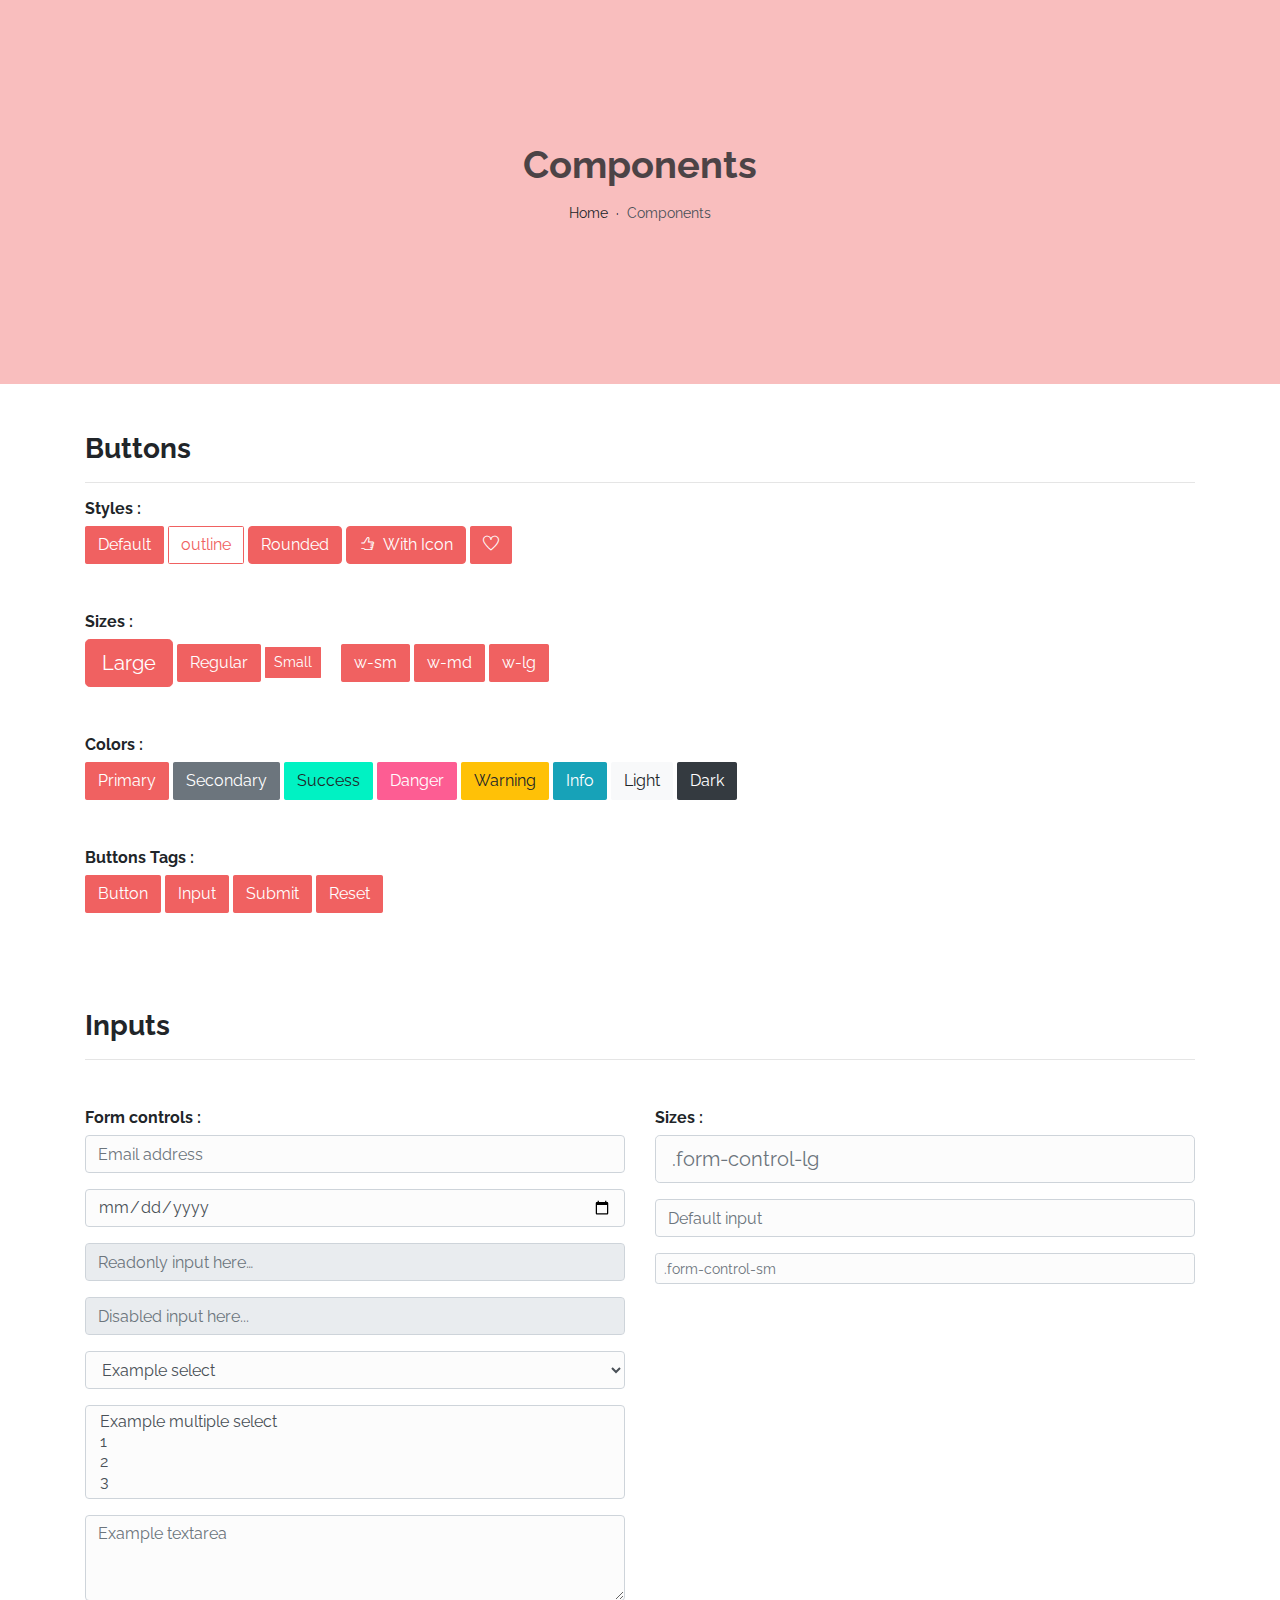
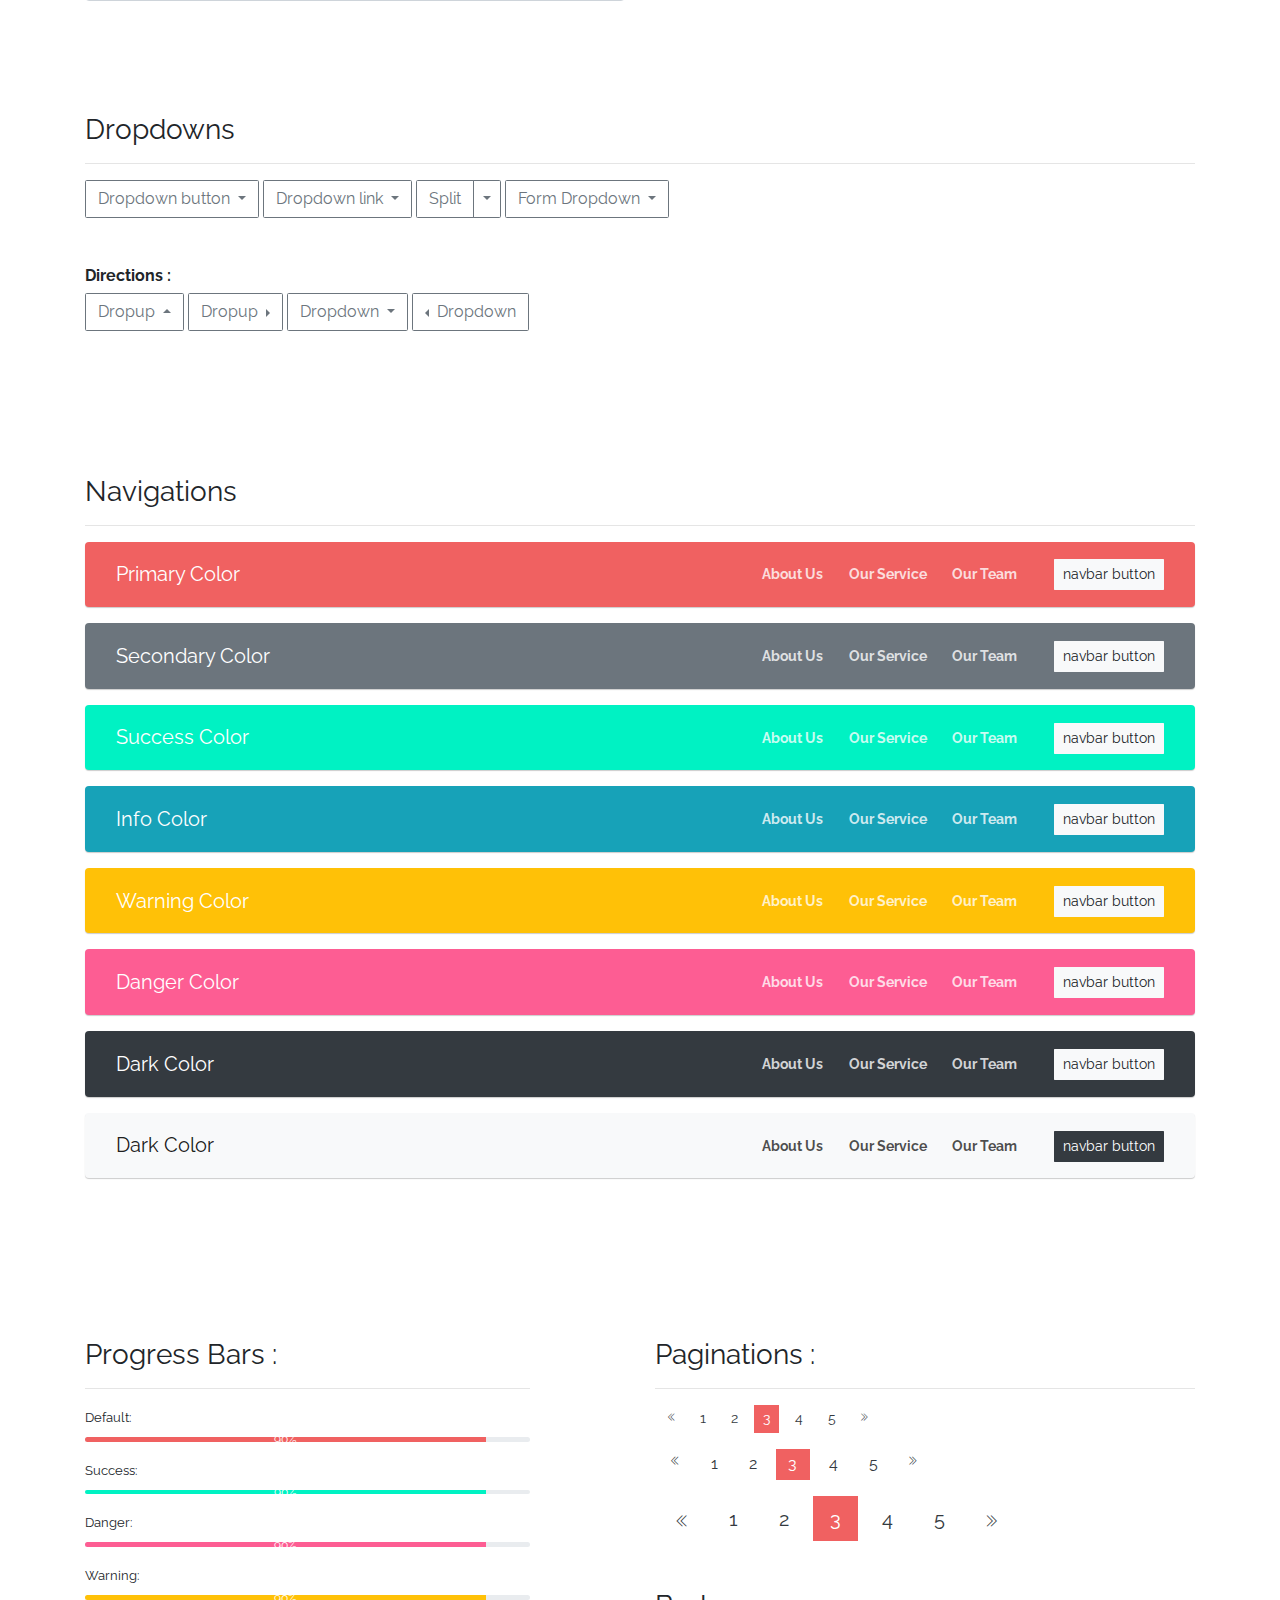
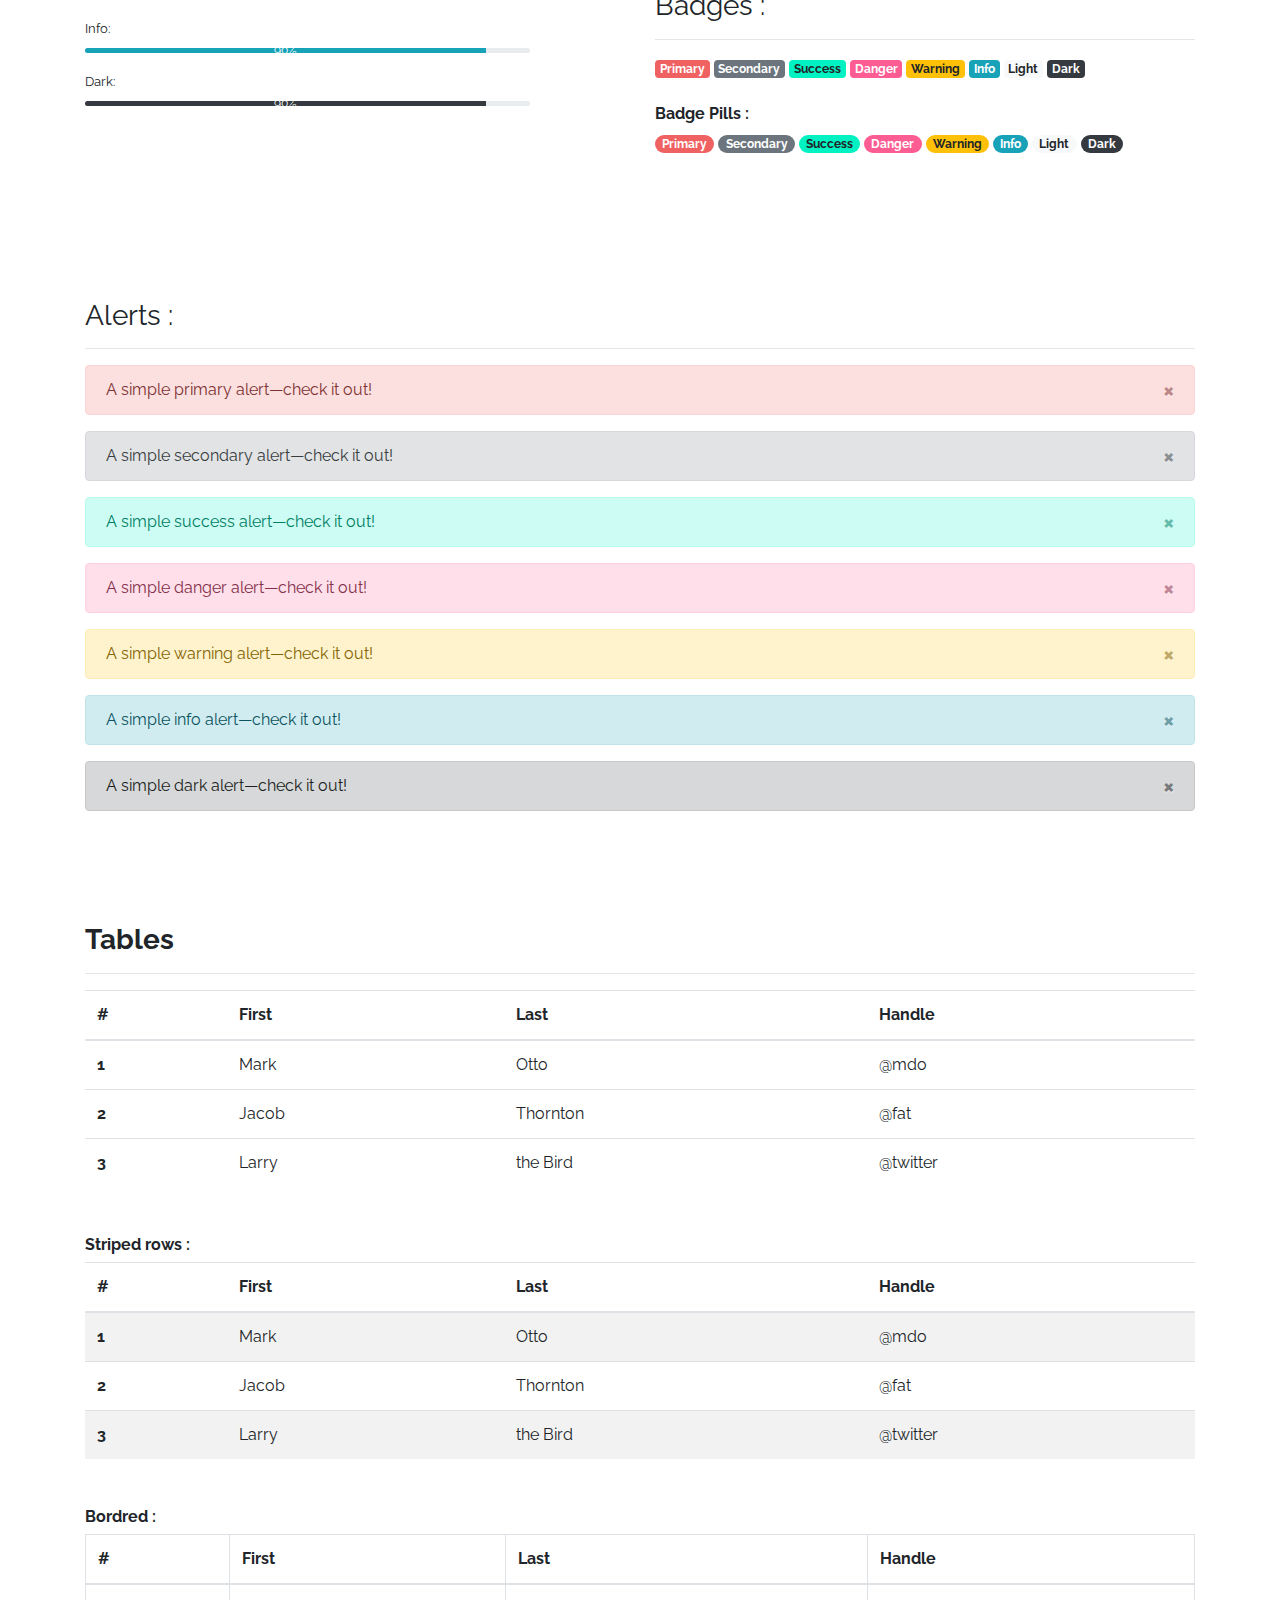
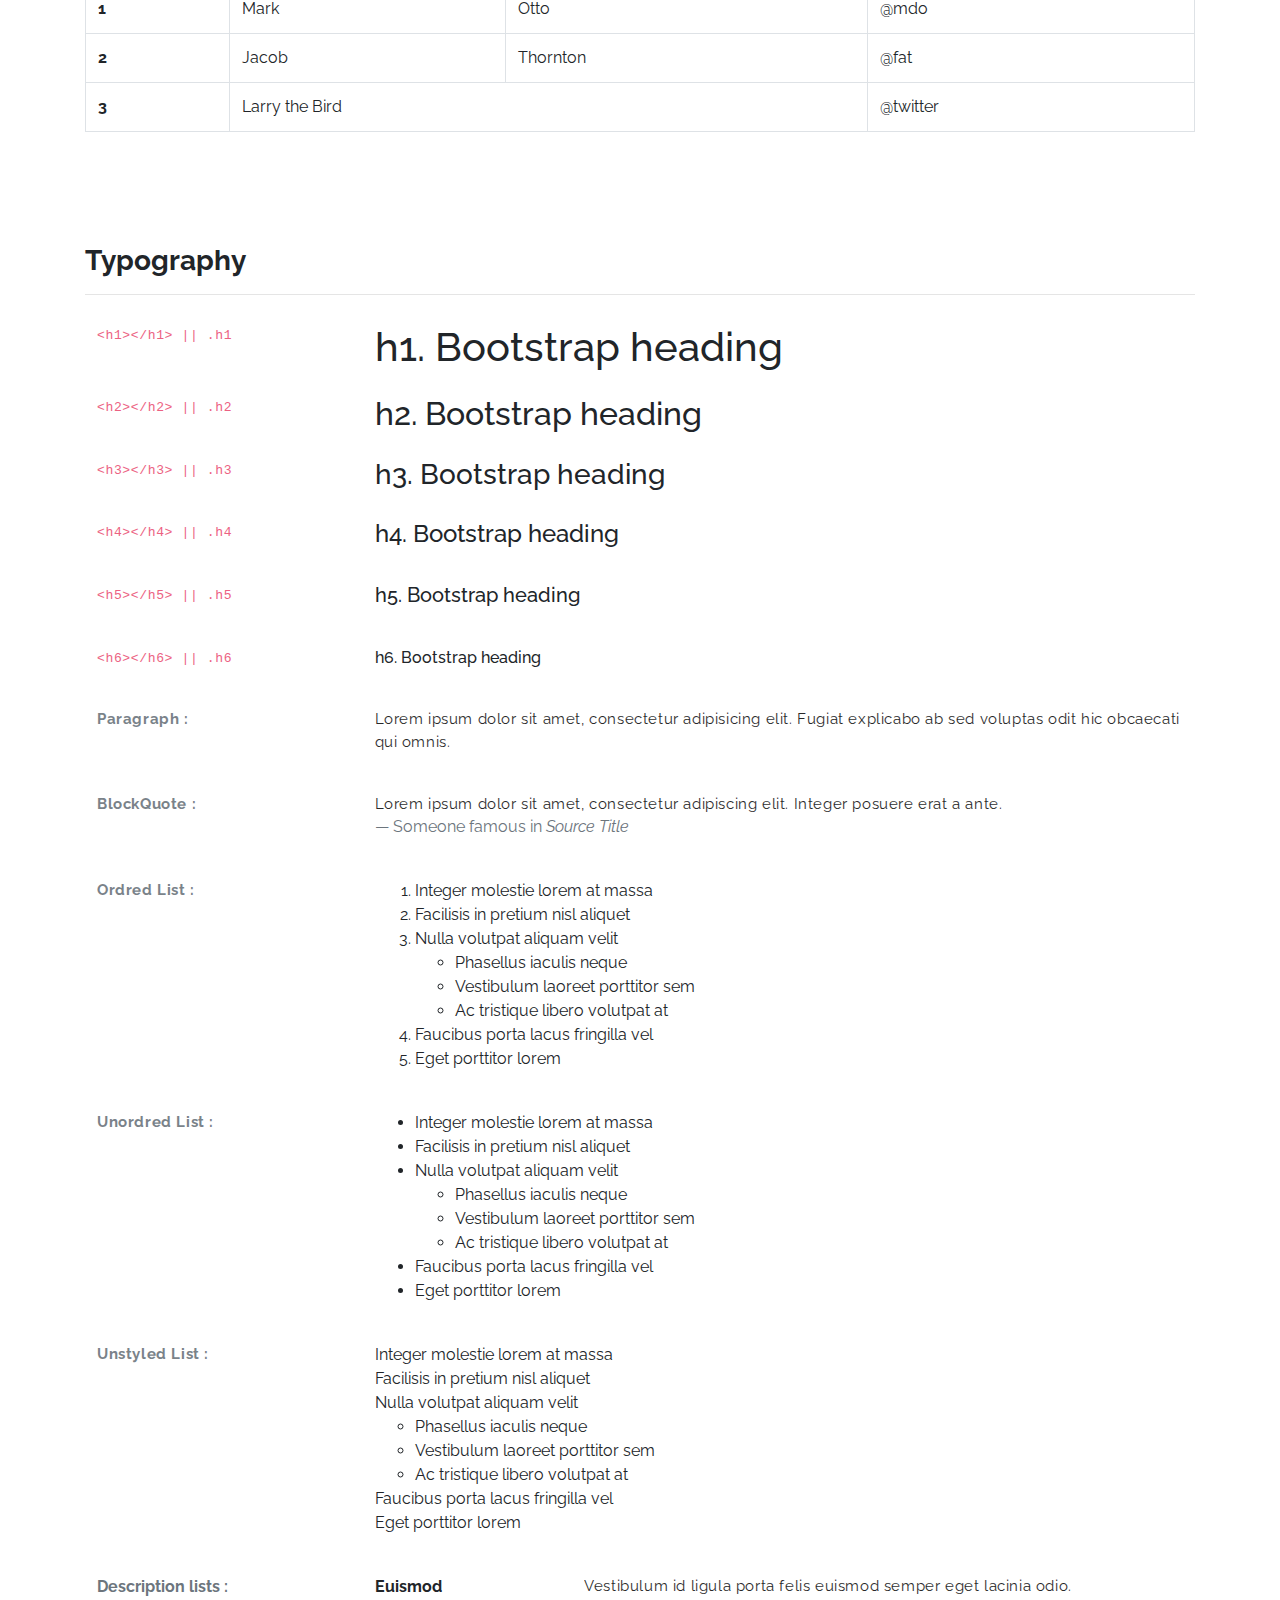
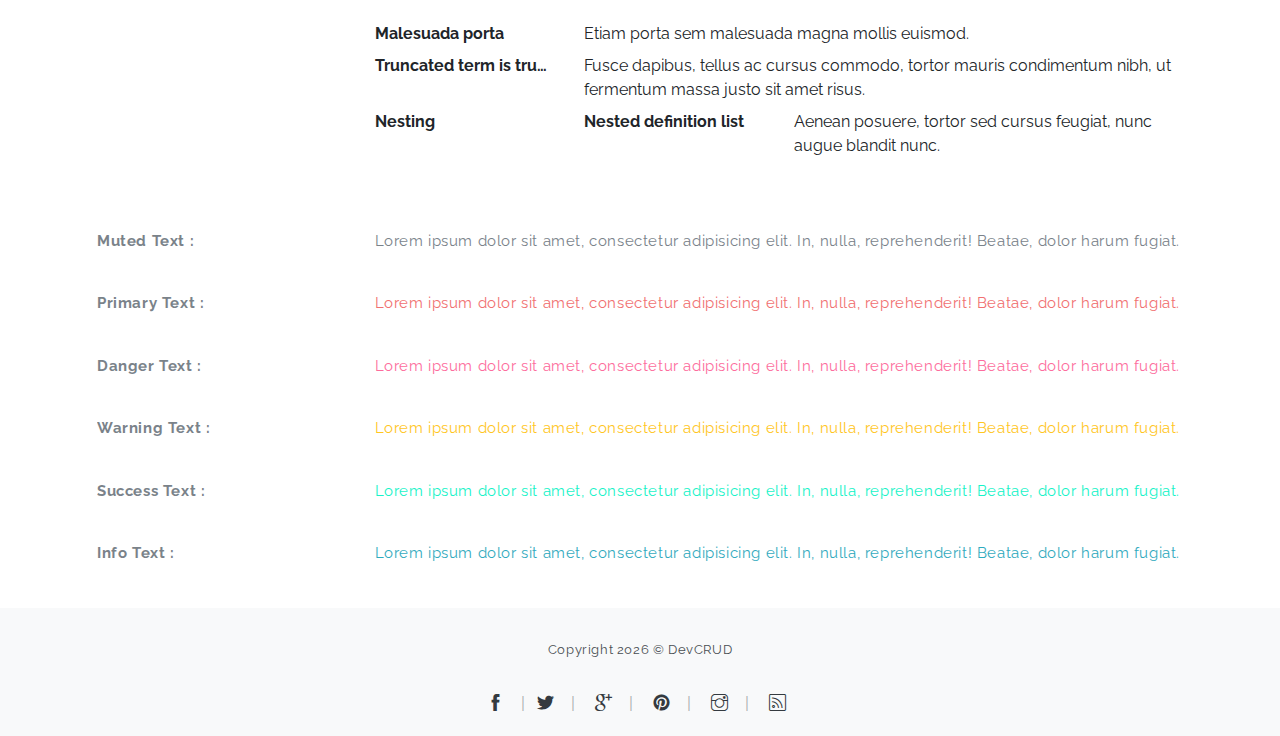
<file: public_html/components.html>
<!DOCTYPE html>
<html lang="en">
<head>
   <meta charset="utf-8">
    <meta name="viewport" content="width=device-width, initial-scale=1, shrink-to-fit=no">
    <meta name="description" content="Start your development with Ollie landing page.">
    <meta name="author" content="Devcrud">
    <title>Ollie Landing page | Components</title>
   <!-- font icons -->
   <link rel="stylesheet" href="assets/vendors/themify-icons/css/themify-icons.css">
   <!-- Bootstrap + Steller  -->
   <link rel="stylesheet" href="assets/css/ollie.css">
</head>
<body>

   <!-- Page Header -->
   <header class="header header-mini"> 
      <div class="header-title">Components</div> 
      <nav aria-label="breadcrumb">
         <ol class="breadcrumb">
            <li class="breadcrumb-item"><a href="/">Home</a></li>
            <li class="breadcrumb-item active" aria-current="page">Components</li>
         </ol>
      </nav>
   </header> <!-- End Of Page Header -->

   <!-- main content -->
   <div class="container">

      <!-- Buttons -->
      <h3 class="mt-5">Buttons</h3>
      <hr>
      <h6 class="section-secondary-title">Styles :</h6>
      <button class="btn btn-primary">Default</button>
      <button class="btn btn-outline-primary">outline</button>
      <button class="btn btn-primary rounded">Rounded</button>
      <button class="btn btn-primary rounded"><i class="ti-thumb-up pr-1"></i> With Icon</button>
      <button class="btn btn-primary circle"><i class="ti-heart"></i></button>

      <h6 class="section-secondary-title mt-5">Sizes :</h6>
      <button class="btn btn-primary btn-lg">Large</button>
      <button class="btn btn-primary ">Regular</button>
      <button class="btn btn-primary btn-sm">Small</button>
      <button class="btn btn-primary w-sm ml-3">w-sm</button>
      <button class="btn btn-primary w-md">w-md</button>
      <button class="btn btn-primary w-lg">w-lg</button>

      <h6 class="section-secondary-title mt-5">Colors :</h6>          
      <button type="button" class="btn btn-primary">Primary</button>
      <button type="button" class="btn btn-secondary">Secondary</button>
      <button type="button" class="btn btn-success">Success</button>
      <button type="button" class="btn btn-danger">Danger</button>
      <button type="button" class="btn btn-warning">Warning</button>
      <button type="button" class="btn btn-info">Info</button>
      <button type="button" class="btn btn-light">Light</button>
      <button type="button" class="btn btn-dark">Dark</button>

      <h6 class="section-secondary-title mt-5">Buttons Tags :</h6>
      <button class="btn btn-primary" type="submit">Button</button>
      <input class="btn btn-primary" type="button" value="Input">
      <input class="btn btn-primary" type="submit" value="Submit">
      <input class="btn btn-primary" type="reset" value="Reset">
      
      <!-- devider -->
      <div class="py-5"></div>

      <!-- Inputs -->
      <h3>Inputs</h3>
      <hr>
      <div class="row mt-5">
         <div class="col-md-6">
            <h6 class="section-secondary-title">Form controls :</h6>        
            <div class="form-group">
               <input type="email" class="form-control" id="exampleFormControlInput1" placeholder="Email address">
            </div>
            <div class="form-group">
               <input type="date" class="form-control" id="exampleFormControlInput1" placeholder="Date">
            </div>
            <div class="form-group">
               <input class="form-control" type="text" placeholder="Readonly input here…" readonly>
            </div>
            <div class="form-group">
               <input class="form-control" id="disabledInput" type="text" placeholder="Disabled input here..." disabled>
            </div>
            <div class="form-group">
               <select class="form-control" id="exampleFormControlSelect1">
                  <option>Example select</option>
                  <option>1</option>
                  <option>2</option>
                  <option>3</option>
                  <option>4</option>
                  <option>5</option>
               </select>
            </div>
            <div class="form-group">
               <select multiple class="form-control" id="exampleFormControlSelect2">
                  <option>Example multiple select</option>
                  <option>1</option>
                  <option>2</option>
                  <option>3</option>
                  <option>4</option>
                  <option>5</option>
               </select>
            </div>
            <div class="form-group">
               <textarea class="form-control" id="exampleFormControlTextarea1" rows="3" placeholder="Example textarea"></textarea>
            </div>
         </div>
         <div class="col-md-6">
            <h6 class="section-secondary-title">Sizes :</h6>    
            <div class="form-group">
               <input class="form-control form-control-lg" type="text" placeholder=".form-control-lg">             
            </div>
            <div class="form-group">
               <input class="form-control" type="text" placeholder="Default input">
            </div>
            <div class="form-group">
               <input class="form-control form-control-sm" type="text" placeholder=".form-control-sm"> 
            </div>
         </div>
      </div> <!-- end of inputs -->   

      <!-- devider -->
      <div class="py-5"></div>             

      <!-- Dropdowns -->
      <h3 class="components-section-title font-weight-normal">Dropdowns</h3>
      <hr>
      <div class="dropdown d-inline-block">
         <button class="btn btn-outline-secondary dropdown-toggle" type="button" id="dropdownMenuButton" data-toggle="dropdown" aria-haspopup="true" aria-expanded="false">
         Dropdown button
         </button>
         <div class="dropdown-menu" aria-labelledby="dropdownMenuButton">
         <a class="dropdown-item" href="#">Action</a>
         <a class="dropdown-item" href="#">Another action</a>
         <a class="dropdown-item" href="#">Something else here</a>
         </div>
      </div>
      <div class="dropdown d-inline-block">
         <a class="btn btn-outline-secondary dropdown-toggle" href="#" role="button" id="dropdownMenuLink" data-toggle="dropdown" aria-haspopup="true" aria-expanded="false">
            Dropdown link
         </a>
         <div class="dropdown-menu" aria-labelledby="dropdownMenuLink">
            <a class="dropdown-item" href="#">Action</a>
            <a class="dropdown-item" href="#">Another action</a>
            <a class="dropdown-item" href="#">Something else here</a>
         </div>
      </div>
      <div class="btn-group">
         <button type="button" class="btn btn-outline-secondary">Split</button>
         <button type="button" class="btn btn-outline-secondary dropdown-toggle dropdown-toggle-split" data-toggle="dropdown" aria-haspopup="true" aria-expanded="false">
         <span class="sr-only">Toggle Dropdown</span>
         </button>
         <div class="dropdown-menu">
            <a class="dropdown-item" href="#">Action</a>
            <a class="dropdown-item" href="#">Another action</a>
            <a class="dropdown-item" href="#">Something else here</a>
            <div class="dropdown-divider"></div>
            <a class="dropdown-item" href="#">Separated link</a>
         </div>
      </div>
      <div class="btn-group">
         <button class="btn btn-outline-secondary dropdown-toggle" type="button" id="dropdownMenuButton" data-toggle="dropdown" aria-haspopup="true" aria-expanded="false">
            Form Dropdown
         </button>
         <div class="dropdown-menu form">
            <form class="px-4 py-3">
               <div class="form-group">
                  <input type="email" class="form-control" id="exampleDropdownFormEmail1" placeholder="email@example.com">
               </div>
               <div class="form-group">
                  <input type="password" class="form-control" id="exampleDropdownFormPassword1" placeholder="Password">
               </div>
               <div class="form-check mb-3">
                  <input type="checkbox" class="form-check-input" id="dropdownCheck">
                  <label class="form-check-label" for="dropdownCheck">
                     Remember me
                  </label>
               </div>
               <button type="submit" class="btn btn-primary btn-block">Sign in</button>
            </form>
            <div class="dropdown-divider"></div>
            <a class="dropdown-item" href="#"><small>New around here? Sign up</small></a>
            <a class="dropdown-item" href="#"><small>Forgot password?</small></a>
         </div>
      </div>       
      <h6 class="section-secondary-title mt-5">Directions :</h6>  
      <div class="btn-group dropup">
         <button type="button" class="btn btn-outline-secondary dropdown-toggle" data-toggle="dropdown" aria-haspopup="true" aria-expanded="false">
            Dropup
         </button>
         <div class="dropdown-menu">
            <a class="dropdown-item" href="#">Action</a>
            <a class="dropdown-item" href="#">Another action</a>
            <a class="dropdown-item" href="#">Something else here</a>
            <div class="dropdown-divider"></div>
            <a class="dropdown-item" href="#">Separated link</a>
         </div>
      </div>
      <div class="btn-group dropright">
         <button type="button" class="btn btn-outline-secondary dropdown-toggle" data-toggle="dropdown" aria-haspopup="true" aria-expanded="false">
            Dropup
         </button>
         <div class="dropdown-menu">
            <a class="dropdown-item" href="#">Action</a>
            <a class="dropdown-item" href="#">Another action</a>
            <a class="dropdown-item" href="#">Something else here</a>
            <div class="dropdown-divider"></div>
            <a class="dropdown-item" href="#">Separated link</a>
         </div>
      </div>
      <div class="btn-group">
         <button type="button" class="btn btn-outline-secondary dropdown-toggle" data-toggle="dropdown" aria-haspopup="true" aria-expanded="false">
            Dropdown
         </button>
         <div class="dropdown-menu">
            <a class="dropdown-item" href="#">Action</a>
            <a class="dropdown-item" href="#">Another action</a>
            <a class="dropdown-item" href="#">Something else here</a>
            <div class="dropdown-divider"></div>
            <a class="dropdown-item" href="#">Separated link</a>
         </div>
      </div>
      <div class="btn-group dropleft">
         <button type="button" class="btn btn-outline-secondary dropdown-toggle" data-toggle="dropdown" aria-haspopup="true" aria-expanded="false">
            Dropdown
         </button>
         <div class="dropdown-menu">
            <a class="dropdown-item" href="#">Action</a>
            <a class="dropdown-item" href="#">Another action</a>
            <a class="dropdown-item" href="#">Something else here</a>
            <div class="dropdown-divider"></div>
            <a class="dropdown-item" href="#">Separated link</a>
         </div>
      </div> <!-- end of Dropdowns -->  

      <!-- devider -->
      <div class="py-5"></div>   

      <!-- navbars -->
      <h3 class="components-section-title font-weight-normal mt-5">Navigations</h3>
      <hr>
      <nav class="navbar navbar-expand-sm navbar-dark bg-primary rounded shadow mb-3">
         <div class="container">
            <a class="navbar-brand" href="#">Primary Color</a>
            <button class="navbar-toggler ml-auto" type="button" data-toggle="collapse" data-target="#navbarSupportedContent" aria-controls="navbarSupportedContent" aria-expanded="false" aria-label="Toggle navigation">
            <span class="navbar-toggler-icon"></span>
            </button>
            <div class="collapse navbar-collapse" id="navbarSupportedContent">
               <ul class="navbar-nav ml-auto"> 
                  <li class="nav-item">
                     <a class="nav-link" href="#about">About Us</a>
                  </li>
                  <li class="nav-item">
                     <a class="nav-link" href="#service">Our Service</a>
                  </li>
                  <li class="nav-item">
                     <a class="nav-link" href="#team">Our Team</a>
                  </li>
                  <li class="nav-item">
                     <a href="#book-table" class="ml-4 mt-1 btn btn-light btn-sm">navbar button</a>
                  </li>
               </ul>                       
            </div>
         </div>
      </nav>
      <nav class="navbar navbar-expand-sm navbar-dark bg-secondary rounded shadow mb-3">
         <div class="container">
            <a class="navbar-brand" href="#">Secondary Color</a>
            <button class="navbar-toggler ml-auto" type="button" data-toggle="collapse" data-target="#navbarSupportedContent" aria-controls="navbarSupportedContent" aria-expanded="false" aria-label="Toggle navigation">
            <span class="navbar-toggler-icon"></span>
            </button>
            <div class="collapse navbar-collapse" id="navbarSupportedContent">
               <ul class="navbar-nav ml-auto"> 
                  <li class="nav-item">
                     <a class="nav-link" href="#about">About Us</a>
                  </li>
                  <li class="nav-item">
                     <a class="nav-link" href="#service">Our Service</a>
                  </li>
                  <li class="nav-item">
                     <a class="nav-link" href="#team">Our Team</a>
                  </li>
                  <li class="nav-item">
                     <a href="#book-table" class="ml-4 mt-1 btn btn-light btn-sm">navbar button</a>
                  </li>
               </ul>                       
            </div>
         </div>
      </nav>
      <nav class="navbar navbar-expand-sm navbar-dark bg-success rounded shadow mb-3">
         <div class="container">
            <a class="navbar-brand" href="#">Success Color</a>
            <button class="navbar-toggler ml-auto" type="button" data-toggle="collapse" data-target="#navbarSupportedContent" aria-controls="navbarSupportedContent" aria-expanded="false" aria-label="Toggle navigation">
            <span class="navbar-toggler-icon"></span>
            </button>
            <div class="collapse navbar-collapse" id="navbarSupportedContent">
               <ul class="navbar-nav ml-auto"> 
                  <li class="nav-item">
                     <a class="nav-link" href="#about">About Us</a>
                  </li>
                  <li class="nav-item">
                     <a class="nav-link" href="#service">Our Service</a>
                  </li>
                  <li class="nav-item">
                     <a class="nav-link" href="#team">Our Team</a>
                  </li>
                  <li class="nav-item">
                     <a href="#book-table" class="ml-4 mt-1 btn btn-light btn-sm">navbar button</a>
                  </li>
               </ul>                       
            </div>
         </div>
      </nav>
      <nav class="navbar navbar-expand-sm navbar-dark bg-info rounded shadow mb-3">
         <div class="container">
            <a class="navbar-brand" href="#">Info Color</a>
            <button class="navbar-toggler ml-auto" type="button" data-toggle="collapse" data-target="#navbarSupportedContent" aria-controls="navbarSupportedContent" aria-expanded="false" aria-label="Toggle navigation">
            <span class="navbar-toggler-icon"></span>
            </button>
            <div class="collapse navbar-collapse" id="navbarSupportedContent">
               <ul class="navbar-nav ml-auto"> 
                  <li class="nav-item">
                     <a class="nav-link" href="#about">About Us</a>
                  </li>
                  <li class="nav-item">
                     <a class="nav-link" href="#service">Our Service</a>
                  </li>
                  <li class="nav-item">
                     <a class="nav-link" href="#team">Our Team</a>
                  </li>
                  <li class="nav-item">
                     <a href="#book-table" class="ml-4 mt-1 btn btn-light btn-sm">navbar button</a>
                  </li>
               </ul>                       
            </div>
         </div>
      </nav>
      <nav class="navbar navbar-expand-sm navbar-dark bg-warning rounded shadow mb-3">
         <div class="container">
            <a class="navbar-brand" href="#">Warning Color</a>
            <button class="navbar-toggler ml-auto" type="button" data-toggle="collapse" data-target="#navbarSupportedContent" aria-controls="navbarSupportedContent" aria-expanded="false" aria-label="Toggle navigation">
            <span class="navbar-toggler-icon"></span>
            </button>
            <div class="collapse navbar-collapse" id="navbarSupportedContent">
               <ul class="navbar-nav ml-auto"> 
                  <li class="nav-item">
                     <a class="nav-link" href="#about">About Us</a>
                  </li>
                  <li class="nav-item">
                     <a class="nav-link" href="#service">Our Service</a>
                  </li>
                  <li class="nav-item">
                     <a class="nav-link" href="#team">Our Team</a>
                  </li>
                  <li class="nav-item">
                     <a href="#book-table" class="ml-4 mt-1 btn btn-light btn-sm">navbar button</a>
                  </li>
               </ul>                       
            </div>
         </div>
      </nav>
      <nav class="navbar navbar-expand-sm navbar-dark bg-danger rounded shadow mb-3">
         <div class="container">
            <a class="navbar-brand" href="#">Danger Color</a>
            <button class="navbar-toggler ml-auto" type="button" data-toggle="collapse" data-target="#navbarSupportedContent" aria-controls="navbarSupportedContent" aria-expanded="false" aria-label="Toggle navigation">
            <span class="navbar-toggler-icon"></span>
            </button>
            <div class="collapse navbar-collapse" id="navbarSupportedContent">
               <ul class="navbar-nav ml-auto"> 
                  <li class="nav-item">
                     <a class="nav-link" href="#about">About Us</a>
                  </li>
                  <li class="nav-item">
                     <a class="nav-link" href="#service">Our Service</a>
                  </li>
                  <li class="nav-item">
                     <a class="nav-link" href="#team">Our Team</a>
                  </li>
                  <li class="nav-item">
                     <a href="#book-table" class="ml-4 mt-1 btn btn-light btn-sm">navbar button</a>
                  </li>
               </ul>                       
            </div>
         </div>
      </nav>
      <nav class="navbar navbar-expand-sm navbar-dark bg-dark rounded shadow mb-3">
         <div class="container">
            <a class="navbar-brand" href="#">Dark Color</a>
            <button class="navbar-toggler ml-auto" type="button" data-toggle="collapse" data-target="#navbarSupportedContent" aria-controls="navbarSupportedContent" aria-expanded="false" aria-label="Toggle navigation">
            <span class="navbar-toggler-icon"></span>
            </button>
            <div class="collapse navbar-collapse" id="navbarSupportedContent">
               <ul class="navbar-nav ml-auto"> 
                  <li class="nav-item">
                     <a class="nav-link" href="#about">About Us</a>
                  </li>
                  <li class="nav-item">
                     <a class="nav-link" href="#service">Our Service</a>
                  </li>
                  <li class="nav-item">
                     <a class="nav-link" href="#team">Our Team</a>
                  </li>
                  <li class="nav-item">
                     <a href="#book-table" class="ml-4 mt-1 btn btn-light btn-sm">navbar button</a>
                  </li>
               </ul>                       
            </div>
         </div>
      </nav>
      <nav class="navbar navbar-expand-sm navbar-light bg-light rounded shadow mb-3">
         <div class="container">
            <a class="navbar-brand" href="#">Dark Color</a>
            <button class="navbar-toggler ml-auto" type="button" data-toggle="collapse" data-target="#navbarSupportedContent" aria-controls="navbarSupportedContent" aria-expanded="false" aria-label="Toggle navigation">
            <span class="navbar-toggler-icon"></span>
            </button>
            <div class="collapse navbar-collapse" id="navbarSupportedContent">
               <ul class="navbar-nav ml-auto"> 
                  <li class="nav-item">
                     <a class="nav-link" href="#about">About Us</a>
                  </li>
                  <li class="nav-item">
                     <a class="nav-link" href="#service">Our Service</a>
                  </li>
                  <li class="nav-item">
                     <a class="nav-link" href="#team">Our Team</a>
                  </li>
                  <li class="nav-item">
                     <a href="#book-table" class="ml-4 mt-1 btn btn-dark btn-sm">navbar button</a>
                  </li>
               </ul>                       
            </div>
         </div>
      </nav>
      <!-- End of navbars -->

      <!-- devider -->
      <div class="py-5"></div>   
      
      <!-- progress bars -->
      <div class="row justify-content-between">
         <div class="col-md-5">
            <h3 class="components-section-title font-weight-normal mt-5">Progress Bars :</h3>
            <hr>
            <small>Default: </small>
            <div class="progress mt-2 mb-3">
               <div class="progress-bar" role="progressbar" style="width: 90%" aria-valuenow="25" aria-valuemin="0" aria-valuemax="100"><span>90%</span></div>
            </div>
            <small>Success:</small>
            <div class="progress mt-2 mb-3">
               <div class="progress-bar bg-success" role="progressbar" style="width: 90%" aria-valuenow="25" aria-valuemin="0" aria-valuemax="100"><span>90%</span></div>
            </div>
            <small>Danger:</small>
            <div class="progress mt-2 mb-3">
               <div class="progress-bar bg-danger" role="progressbar" style="width: 90%" aria-valuenow="25" aria-valuemin="0" aria-valuemax="100"><span>90%</span></div>
            </div>
            <small>Warning:</small>
            <div class="progress mt-2 mb-3">
               <div class="progress-bar bg-warning" role="progressbar" style="width: 90%" aria-valuenow="25" aria-valuemin="0" aria-valuemax="100"><span>90%</span></div>
            </div>
            <small>Info:</small>
            <div class="progress mt-2 mb-3">
               <div class="progress-bar bg-info" role="progressbar" style="width: 90%" aria-valuenow="25" aria-valuemin="0" aria-valuemax="100"><span>90%</span></div>
            </div>
            <small>Dark:</small>
            <div class="progress mt-2 mb-3">
               <div class="progress-bar bg-dark" role="progressbar" style="width: 90%" aria-valuenow="25" aria-valuemin="0" aria-valuemax="100"><span>90%</span></div>
            </div>
         </div>
         <div class="col-md-6">
            <h3 class="components-section-title font-weight-normal mt-5">Paginations :</h3>
            <hr>
            <nav aria-label="Page navigation example">
               <ul class="pagination pagination-sm">
                  <li class="page-item"><a class="page-link" href="#"><i class="ti-angle-double-left"></i></a></li>
                  <li class="page-item"><a class="page-link" href="#">1</a></li>
                  <li class="page-item"><a class="page-link" href="#">2</a></li>
                  <li class="page-item active"><a class="page-link" href="#">3</a></li>
                  <li class="page-item"><a class="page-link" href="#">4</a></li>
                  <li class="page-item"><a class="page-link" href="#">5</a></li>
                  <li class="page-item"><a class="page-link" href="#"><i class="ti-angle-double-right"></i></a></li>
               </ul>
            </nav>
            <nav aria-label="Page navigation example">
               <ul class="pagination">
               <li class="page-item"><a class="page-link" href="#"><i class="ti-angle-double-left"></i></a></li>
                  <li class="page-item"><a class="page-link" href="#">1</a></li>
                  <li class="page-item"><a class="page-link" href="#">2</a></li>
                  <li class="page-item active"><a class="page-link" href="#">3</a></li>
                  <li class="page-item"><a class="page-link" href="#">4</a></li>
                  <li class="page-item"><a class="page-link" href="#">5</a></li>
                  <li class="page-item"><a class="page-link" href="#"><i class="ti-angle-double-right"></i></a></li>
               </ul>
            </nav>
            <nav aria-label="Page navigation example">
               <ul class="pagination pagination-lg">
                  <li class="page-item"><a class="page-link" href="#"><i class="ti-angle-double-left"></i></a></li>
                  <li class="page-item"><a class="page-link" href="#">1</a></li>
                  <li class="page-item"><a class="page-link" href="#">2</a></li>
                  <li class="page-item active"><a class="page-link" href="#">3</a></li>
                  <li class="page-item"><a class="page-link" href="#">4</a></li>
                  <li class="page-item"><a class="page-link" href="#">5</a></li>
                  <li class="page-item"><a class="page-link" href="#"><i class="ti-angle-double-right"></i></a></li>
               </ul>
            </nav>

            <!-- Badges -->
            <h3 class="components-section-title font-weight-normal mt-5">Badges :</h3>
            <hr>
            <span class="badge badge-primary">Primary</span>
            <span class="badge badge-secondary">Secondary</span>
            <span class="badge badge-success">Success</span>
            <span class="badge badge-danger">Danger</span>
            <span class="badge badge-warning">Warning</span>
            <span class="badge badge-info">Info</span>
            <span class="badge badge-light">Light</span>
            <span class="badge badge-dark">Dark</span>
            <h6 class="section-secondary-title mt-4 mb-2">Badge Pills :</h6>
            <span class="badge badge-pill badge-primary">Primary</span>
            <span class="badge badge-pill badge-secondary">Secondary</span>
            <span class="badge badge-pill badge-success">Success</span>
            <span class="badge badge-pill badge-danger">Danger</span>
            <span class="badge badge-pill badge-warning">Warning</span>
            <span class="badge badge-pill badge-info">Info</span>
            <span class="badge badge-pill badge-light">Light</span>
            <span class="badge badge-pill badge-dark">Dark</span>
         </div>
      </div> <!-- End of Progress bars -->

      <!-- devider -->
      <div class="py-5"></div>  

      <!-- Alerts -->
      <h3 class="components-section-title font-weight-normal mt-5">Alerts :</h3>
      <hr>
      <div class="alert alert-primary alert-dismissible fade show" role="alert">
         A simple primary alert—check it out!
         <button type="button" class="close" data-dismiss="alert" aria-label="Close">
            <span aria-hidden="true">&times;</span>
         </button>
      </div>
      <div class="alert alert-secondary alert-dismissible fade show" role="alert">
         A simple secondary alert—check it out!
         <button type="button" class="close" data-dismiss="alert" aria-label="Close">
            <span aria-hidden="true">&times;</span>
         </button>
      </div>
      <div class="alert alert-success alert-dismissible fade show" role="alert">
         A simple success alert—check it out!
         <button type="button" class="close" data-dismiss="alert" aria-label="Close">
            <span aria-hidden="true">&times;</span>
         </button>
      </div>
      <div class="alert alert-danger alert-dismissible fade show" role="alert">
         A simple danger alert—check it out!
         <button type="button" class="close" data-dismiss="alert" aria-label="Close">
            <span aria-hidden="true">&times;</span>
         </button>
      </div>
      <div class="alert alert-warning alert-dismissible fade show" role="alert">
         A simple warning alert—check it out!
         <button type="button" class="close" data-dismiss="alert" aria-label="Close">
            <span aria-hidden="true">&times;</span>
         </button>
      </div>
      <div class="alert alert-info alert-dismissible fade show" role="alert">
         A simple info alert—check it out!
         <button type="button" class="close" data-dismiss="alert" aria-label="Close">
            <span aria-hidden="true">&times;</span>
         </button>
      </div>
      <div class="alert alert-dark alert-dismissible fade show" role="alert">
         A simple dark alert—check it out!
         <button type="button" class="close" data-dismiss="alert" aria-label="Close">
            <span aria-hidden="true">&times;</span>
         </button>
      </div>
      <!-- end of alerts -->

      <!-- devider -->
      <div class="py-5"></div> 
   
      <!-- tables -->
      <h3 class="components-section-title">Tables</h3>
      <hr>
      <table class="table">
         <thead>
            <tr>
               <th scope="col">#</th>
               <th scope="col">First</th>
               <th scope="col">Last</th>
               <th scope="col">Handle</th>
            </tr>
         </thead>
         <tbody>
            <tr>
               <th scope="row">1</th>
               <td>Mark</td>
               <td>Otto</td>
               <td>@mdo</td>
            </tr>
            <tr>
               <th scope="row">2</th>
               <td>Jacob</td>
               <td>Thornton</td>
               <td>@fat</td>
            </tr>
            <tr>
               <th scope="row">3</th>
               <td>Larry</td>
               <td>the Bird</td>
               <td>@twitter</td>
            </tr>
         </tbody>
      </table>

      <h6 class="section-secondary-title mt-5">Striped rows :</h6>
      <table class="table table-striped">
         <thead>
            <tr>
               <th scope="col">#</th>
               <th scope="col">First</th>
               <th scope="col">Last</th>
               <th scope="col">Handle</th>
            </tr>
         </thead>
         <tbody>
            <tr>
               <th scope="row">1</th>
               <td>Mark</td>
               <td>Otto</td>
               <td>@mdo</td>
            </tr>
            <tr>
               <th scope="row">2</th>
               <td>Jacob</td>
               <td>Thornton</td>
               <td>@fat</td>
            </tr>
            <tr>
               <th scope="row">3</th>
               <td>Larry</td>
               <td>the Bird</td>
               <td>@twitter</td>
            </tr>
         </tbody>
      </table>

      <h6 class="section-secondary-title mt-5">Bordred :</h6>
      <table class="table table-bordered">
         <thead>
            <tr>
               <th scope="col">#</th>
               <th scope="col">First</th>
               <th scope="col">Last</th>
               <th scope="col">Handle</th>
            </tr>
         </thead>
         <tbody>
            <tr>
               <th scope="row">1</th>
               <td>Mark</td>
               <td>Otto</td>
               <td>@mdo</td>
            </tr>
            <tr>
               <th scope="row">2</th>
               <td>Jacob</td>
               <td>Thornton</td>
               <td>@fat</td>
            </tr>
            <tr>
               <th scope="row">3</th>
               <td colspan="2">Larry the Bird</td>
               <td>@twitter</td>
            </tr>
         </tbody>
      </table>
      <!-- end of tables -->

      <!-- devider -->
      <div class="py-5"></div> 

      <!-- typography -->
      <h3 class="components-section-title">Typography</h3>
      <hr>
      
      <table class="table table-borderless v-align-center">
         <tbody>
            <tr>
               <td>
                  <p><code class="highlighter-rouge">&lt;h1&gt;&lt;/h1&gt; || .h1</code></p>
               </td>
               <td class="w-75"><span class="h1">h1. Bootstrap heading</span></td>
            </tr>
            <tr>
               <td>
                  <p><code class="highlighter-rouge">&lt;h2&gt;&lt;/h2&gt; || .h2</code></p>
               </td>
               <td><span class="h2">h2. Bootstrap heading</span></td>
            </tr>
            <tr>
               <td>
                  <p><code class="highlighter-rouge">&lt;h3&gt;&lt;/h3&gt; || .h3</code></p>
               </td>
               <td><span class="h3">h3. Bootstrap heading</span></td>
            </tr>
            <tr>
               <td>
                  <p><code class="highlighter-rouge">&lt;h4&gt;&lt;/h4&gt; || .h4</code></p>
               </td>
               <td><span class="h4">h4. Bootstrap heading</span></td>
            </tr>
            <tr>
               <td>
                  <p><code class="highlighter-rouge">&lt;h5&gt;&lt;/h5&gt; || .h5</code></p>
               </td>
               <td><span class="h5">h5. Bootstrap heading</span></td>
            </tr>
            <tr>
               <td>
                  <p><code class="highlighter-rouge">&lt;h6&gt;&lt;/h6&gt; || .h6</code></p>
               </td>
               <td><span class="h6">h6. Bootstrap heading</span></td>
            </tr>
            <tr>
               <td>
                  <p class="font-weight-bold text-muted">Paragraph :</p>
               </td>
               <td><p>Lorem ipsum dolor sit amet, consectetur adipisicing elit. Fugiat explicabo ab sed voluptas odit hic obcaecati qui omnis.</p></td>
            </tr>
            <tr>
               <td>
                  <p class="font-weight-bold text-muted">BlockQuote :</p>
               </td>
               <td>
                  <blockquote class="blockquote">
                     <p class="mb-0">Lorem ipsum dolor sit amet, consectetur adipiscing elit. Integer posuere erat a ante.</p>
                     <footer class="blockquote-footer">Someone famous in <cite title="Source Title">Source Title</cite></footer>
                  </blockquote>
               </td>
            </tr>

            <tr>
               <td><p class="font-weight-bold text-muted">Ordred List :</p></td>
               <td>
                  <ol>
                     <li>Integer molestie lorem at massa</li>
                     <li>Facilisis in pretium nisl aliquet</li>
                     <li>Nulla volutpat aliquam velit
                        <ul>
                           <li>Phasellus iaculis neque</li>
                           <li>Vestibulum laoreet porttitor sem</li>
                           <li>Ac tristique libero volutpat at</li>
                        </ul>
                     </li>
                     <li>Faucibus porta lacus fringilla vel</li>
                     <li>Eget porttitor lorem</li>
                  </ol>
               </td>
            </tr>
            <tr>
               <td><p class="font-weight-bold text-muted">Unordred List :</p></td>
               <td>
                  <ul >
                     <li>Integer molestie lorem at massa</li>
                     <li>Facilisis in pretium nisl aliquet</li>
                     <li>Nulla volutpat aliquam velit
                        <ul>
                           <li>Phasellus iaculis neque</li>
                           <li>Vestibulum laoreet porttitor sem</li>
                           <li>Ac tristique libero volutpat at</li>
                        </ul>
                     </li>
                     <li>Faucibus porta lacus fringilla vel</li>
                     <li>Eget porttitor lorem</li>
                  </ul>
               </td>
            </tr>
            <tr>
               <td><p class="font-weight-bold text-muted">Unstyled List :</p></td>
               <td>
                  <ul class="list-unstyled">
                     <li>Integer molestie lorem at massa</li>
                     <li>Facilisis in pretium nisl aliquet</li>
                     <li>Nulla volutpat aliquam velit
                        <ul>
                           <li>Phasellus iaculis neque</li>
                           <li>Vestibulum laoreet porttitor sem</li>
                           <li>Ac tristique libero volutpat at</li>
                        </ul>
                     </li>
                     <li>Faucibus porta lacus fringilla vel</li>
                     <li>Eget porttitor lorem</li>
                  </ul>
               </td>
            </tr>
            <tr>
               <td class="font-weight-bold text-muted">Description lists : </td>
               <td>
                  <dl class="row">
                     <dt class="col-sm-3">Euismod</dt>
                     <dd class="col-sm-9">
                        <p>Vestibulum id ligula porta felis euismod semper eget lacinia odio.</p>
                     </dd>

                     <dt class="col-sm-3">Malesuada porta</dt>
                     <dd class="col-sm-9">Etiam porta sem malesuada magna mollis euismod.</dd>

                     <dt class="col-sm-3 text-truncate">Truncated term is truncated</dt>
                     <dd class="col-sm-9">Fusce dapibus, tellus ac cursus commodo, tortor mauris condimentum nibh, ut fermentum massa justo sit amet risus.</dd>

                     <dt class="col-sm-3">Nesting</dt>
                     <dd class="col-sm-9">
                        <dl class="row">
                           <dt class="col-sm-4">Nested definition list</dt>
                           <dd class="col-sm-8">Aenean posuere, tortor sed cursus feugiat, nunc augue blandit nunc.</dd>
                        </dl>
                     </dd>
                  </dl>
               </td>
            </tr>
            <tr>
               <td>
                  <p class="font-weight-bold text-muted">Muted Text :</p>
               </td>
               <td>
                  <p class="text-muted">Lorem ipsum dolor sit amet, consectetur adipisicing elit. In, nulla, reprehenderit! Beatae, dolor harum fugiat.</p>
               </td>
            </tr>
            <tr>
               <td>
                  <p class="font-weight-bold text-muted">Primary Text :</p>
               </td>
               <td>
                  <p class="text-primary">Lorem ipsum dolor sit amet, consectetur adipisicing elit. In, nulla, reprehenderit! Beatae, dolor harum fugiat.</p>
               </td>
            </tr>
            <tr>
               <td>
                  <p class="font-weight-bold text-muted">Danger Text :</p>
               </td>
               <td>
                  <p class="text-danger">Lorem ipsum dolor sit amet, consectetur adipisicing elit. In, nulla, reprehenderit! Beatae, dolor harum fugiat.</p>
               </td>
            </tr>
            <tr>
               <td>
                  <p class="font-weight-bold text-muted">Warning Text :</p>
               </td>
               <td>
                  <p class="text-warning">Lorem ipsum dolor sit amet, consectetur adipisicing elit. In, nulla, reprehenderit! Beatae, dolor harum fugiat.</p>
               </td>
            </tr>
            <tr>
               <td>
                  <p class="font-weight-bold text-muted">Success Text :</p>
               </td>
               <td>
                  <p class="text-success">Lorem ipsum dolor sit amet, consectetur adipisicing elit. In, nulla, reprehenderit! Beatae, dolor harum fugiat.</p>
               </td>
            </tr>
            <tr>
               <td>
                  <p class="font-weight-bold text-muted">Info Text :</p>
               </td>
               <td>
                  <p class="text-info">Lorem ipsum dolor sit amet, consectetur adipisicing elit. In, nulla, reprehenderit! Beatae, dolor harum fugiat.</p>
               </td>
            </tr>
         </tbody>
      </table>
   </div>
   <!-- end of typography -->

   <!-- Page Footer -->
    <footer class="footer py-4 bg-light"> 
        <div class="container text-center">
            <p class="mb-4 small">Copyright <script>document.write(new Date().getFullYear())</script> &copy; <a href="http://www.devcrud.com">DevCRUD</a></p>
            <div class="social-links">
                <a href="javascript:void(0)" class="text-dark"><i class="ti-facebook"></i></a>
                <a href="javascript:void(0)" class="text-dark"><i class="ti-twitter-alt"></i></a>
                <a href="javascript:void(0)" class="text-dark"><i class="ti-google"></i></a>
                <a href="javascript:void(0)" class="text-dark"><i class="ti-pinterest-alt"></i></a>
                <a href="javascript:void(0)" class="text-dark"><i class="ti-instagram"></i></a>
                <a href="javascript:void(0)" class="text-dark"><i class="ti-rss"></i></a>
            </div>
        </div>
    </footer>
    <!-- End of page footer -->
   
   <!-- core  -->
   <script src="assets/vendors/jquery/jquery-3.4.1.js"></script>
   <script src="assets/vendors/bootstrap/bootstrap.bundle.js"></script>

</body>
</html>
</file>
<file: assets/vendors/themify-icons/css/themify-icons.css>
@font-face {
	font-family: 'themify';
	src:url("../fonts/themify.eot?-fvbane");
	src:url("../fonts/themify.eot?#iefix-fvbane") format("embedded-opentype"),
		url("../fonts/themify.woff?-fvbane") format("woff"),
		url("../fonts/themify.ttf?-fvbane") format("truetype"),
		url("../fonts/themify.svg?-fvbane#themify") format("svg");
	font-weight: normal;
	font-style: normal;
}

[class^="ti-"], [class*=" ti-"] {
	font-family: 'themify';
	speak: none;
	font-style: normal;
	font-weight: normal;
	font-variant: normal;
	text-transform: none;
	line-height: 1;

	/* Better Font Rendering =========== */
	-webkit-font-smoothing: antialiased;
	-moz-osx-font-smoothing: grayscale;
}

.ti-wand:before {
	content: "\e600";
}
.ti-volume:before {
	content: "\e601";
}
.ti-user:before {
	content: "\e602";
}
.ti-unlock:before {
	content: "\e603";
}
.ti-unlink:before {
	content: "\e604";
}
.ti-trash:before {
	content: "\e605";
}
.ti-thought:before {
	content: "\e606";
}
.ti-target:before {
	content: "\e607";
}
.ti-tag:before {
	content: "\e608";
}
.ti-tablet:before {
	content: "\e609";
}
.ti-star:before {
	content: "\e60a";
}
.ti-spray:before {
	content: "\e60b";
}
.ti-signal:before {
	content: "\e60c";
}
.ti-shopping-cart:before {
	content: "\e60d";
}
.ti-shopping-cart-full:before {
	content: "\e60e";
}
.ti-settings:before {
	content: "\e60f";
}
.ti-search:before {
	content: "\e610";
}
.ti-zoom-in:before {
	content: "\e611";
}
.ti-zoom-out:before {
	content: "\e612";
}
.ti-cut:before {
	content: "\e613";
}
.ti-ruler:before {
	content: "\e614";
}
.ti-ruler-pencil:before {
	content: "\e615";
}
.ti-ruler-alt:before {
	content: "\e616";
}
.ti-bookmark:before {
	content: "\e617";
}
.ti-bookmark-alt:before {
	content: "\e618";
}
.ti-reload:before {
	content: "\e619";
}
.ti-plus:before {
	content: "\e61a";
}
.ti-pin:before {
	content: "\e61b";
}
.ti-pencil:before {
	content: "\e61c";
}
.ti-pencil-alt:before {
	content: "\e61d";
}
.ti-paint-roller:before {
	content: "\e61e";
}
.ti-paint-bucket:before {
	content: "\e61f";
}
.ti-na:before {
	content: "\e620";
}
.ti-mobile:before {
	content: "\e621";
}
.ti-minus:before {
	content: "\e622";
}
.ti-medall:before {
	content: "\e623";
}
.ti-medall-alt:before {
	content: "\e624";
}
.ti-marker:before {
	content: "\e625";
}
.ti-marker-alt:before {
	content: "\e626";
}
.ti-arrow-up:before {
	content: "\e627";
}
.ti-arrow-right:before {
	content: "\e628";
}
.ti-arrow-left:before {
	content: "\e629";
}
.ti-arrow-down:before {
	content: "\e62a";
}
.ti-lock:before {
	content: "\e62b";
}
.ti-location-arrow:before {
	content: "\e62c";
}
.ti-link:before {
	content: "\e62d";
}
.ti-layout:before {
	content: "\e62e";
}
.ti-layers:before {
	content: "\e62f";
}
.ti-layers-alt:before {
	content: "\e630";
}
.ti-key:before {
	content: "\e631";
}
.ti-import:before {
	content: "\e632";
}
.ti-image:before {
	content: "\e633";
}
.ti-heart:before {
	content: "\e634";
}
.ti-heart-broken:before {
	content: "\e635";
}
.ti-hand-stop:before {
	content: "\e636";
}
.ti-hand-open:before {
	content: "\e637";
}
.ti-hand-drag:before {
	content: "\e638";
}
.ti-folder:before {
	content: "\e639";
}
.ti-flag:before {
	content: "\e63a";
}
.ti-flag-alt:before {
	content: "\e63b";
}
.ti-flag-alt-2:before {
	content: "\e63c";
}
.ti-eye:before {
	content: "\e63d";
}
.ti-export:before {
	content: "\e63e";
}
.ti-exchange-vertical:before {
	content: "\e63f";
}
.ti-desktop:before {
	content: "\e640";
}
.ti-cup:before {
	content: "\e641";
}
.ti-crown:before {
	content: "\e642";
}
.ti-comments:before {
	content: "\e643";
}
.ti-comment:before {
	content: "\e644";
}
.ti-comment-alt:before {
	content: "\e645";
}
.ti-close:before {
	content: "\e646";
}
.ti-clip:before {
	content: "\e647";
}
.ti-angle-up:before {
	content: "\e648";
}
.ti-angle-right:before {
	content: "\e649";
}
.ti-angle-left:before {
	content: "\e64a";
}
.ti-angle-down:before {
	content: "\e64b";
}
.ti-check:before {
	content: "\e64c";
}
.ti-check-box:before {
	content: "\e64d";
}
.ti-camera:before {
	content: "\e64e";
}
.ti-announcement:before {
	content: "\e64f";
}
.ti-brush:before {
	content: "\e650";
}
.ti-briefcase:before {
	content: "\e651";
}
.ti-bolt:before {
	content: "\e652";
}
.ti-bolt-alt:before {
	content: "\e653";
}
.ti-blackboard:before {
	content: "\e654";
}
.ti-bag:before {
	content: "\e655";
}
.ti-move:before {
	content: "\e656";
}
.ti-arrows-vertical:before {
	content: "\e657";
}
.ti-arrows-horizontal:before {
	content: "\e658";
}
.ti-fullscreen:before {
	content: "\e659";
}
.ti-arrow-top-right:before {
	content: "\e65a";
}
.ti-arrow-top-left:before {
	content: "\e65b";
}
.ti-arrow-circle-up:before {
	content: "\e65c";
}
.ti-arrow-circle-right:before {
	content: "\e65d";
}
.ti-arrow-circle-left:before {
	content: "\e65e";
}
.ti-arrow-circle-down:before {
	content: "\e65f";
}
.ti-angle-double-up:before {
	content: "\e660";
}
.ti-angle-double-right:before {
	content: "\e661";
}
.ti-angle-double-left:before {
	content: "\e662";
}
.ti-angle-double-down:before {
	content: "\e663";
}
.ti-zip:before {
	content: "\e664";
}
.ti-world:before {
	content: "\e665";
}
.ti-wheelchair:before {
	content: "\e666";
}
.ti-view-list:before {
	content: "\e667";
}
.ti-view-list-alt:before {
	content: "\e668";
}
.ti-view-grid:before {
	content: "\e669";
}
.ti-uppercase:before {
	content: "\e66a";
}
.ti-upload:before {
	content: "\e66b";
}
.ti-underline:before {
	content: "\e66c";
}
.ti-truck:before {
	content: "\e66d";
}
.ti-timer:before {
	content: "\e66e";
}
.ti-ticket:before {
	content: "\e66f";
}
.ti-thumb-up:before {
	content: "\e670";
}
.ti-thumb-down:before {
	content: "\e671";
}
.ti-text:before {
	content: "\e672";
}
.ti-stats-up:before {
	content: "\e673";
}
.ti-stats-down:before {
	content: "\e674";
}
.ti-split-v:before {
	content: "\e675";
}
.ti-split-h:before {
	content: "\e676";
}
.ti-smallcap:before {
	content: "\e677";
}
.ti-shine:before {
	content: "\e678";
}
.ti-shift-right:before {
	content: "\e679";
}
.ti-shift-left:before {
	content: "\e67a";
}
.ti-shield:before {
	content: "\e67b";
}
.ti-notepad:before {
	content: "\e67c";
}
.ti-server:before {
	content: "\e67d";
}
.ti-quote-right:before {
	content: "\e67e";
}
.ti-quote-left:before {
	content: "\e67f";
}
.ti-pulse:before {
	content: "\e680";
}
.ti-printer:before {
	content: "\e681";
}
.ti-power-off:before {
	content: "\e682";
}
.ti-plug:before {
	content: "\e683";
}
.ti-pie-chart:before {
	content: "\e684";
}
.ti-paragraph:before {
	content: "\e685";
}
.ti-panel:before {
	content: "\e686";
}
.ti-package:before {
	content: "\e687";
}
.ti-music:before {
	content: "\e688";
}
.ti-music-alt:before {
	content: "\e689";
}
.ti-mouse:before {
	content: "\e68a";
}
.ti-mouse-alt:before {
	content: "\e68b";
}
.ti-money:before {
	content: "\e68c";
}
.ti-microphone:before {
	content: "\e68d";
}
.ti-menu:before {
	content: "\e68e";
}
.ti-menu-alt:before {
	content: "\e68f";
}
.ti-map:before {
	content: "\e690";
}
.ti-map-alt:before {
	content: "\e691";
}
.ti-loop:before {
	content: "\e692";
}
.ti-location-pin:before {
	content: "\e693";
}
.ti-list:before {
	content: "\e694";
}
.ti-light-bulb:before {
	content: "\e695";
}
.ti-Italic:before {
	content: "\e696";
}
.ti-info:before {
	content: "\e697";
}
.ti-infinite:before {
	content: "\e698";
}
.ti-id-badge:before {
	content: "\e699";
}
.ti-hummer:before {
	content: "\e69a";
}
.ti-home:before {
	content: "\e69b";
}
.ti-help:before {
	content: "\e69c";
}
.ti-headphone:before {
	content: "\e69d";
}
.ti-harddrives:before {
	content: "\e69e";
}
.ti-harddrive:before {
	content: "\e69f";
}
.ti-gift:before {
	content: "\e6a0";
}
.ti-game:before {
	content: "\e6a1";
}
.ti-filter:before {
	content: "\e6a2";
}
.ti-files:before {
	content: "\e6a3";
}
.ti-file:before {
	content: "\e6a4";
}
.ti-eraser:before {
	content: "\e6a5";
}
.ti-envelope:before {
	content: "\e6a6";
}
.ti-download:before {
	content: "\e6a7";
}
.ti-direction:before {
	content: "\e6a8";
}
.ti-direction-alt:before {
	content: "\e6a9";
}
.ti-dashboard:before {
	content: "\e6aa";
}
.ti-control-stop:before {
	content: "\e6ab";
}
.ti-control-shuffle:before {
	content: "\e6ac";
}
.ti-control-play:before {
	content: "\e6ad";
}
.ti-control-pause:before {
	content: "\e6ae";
}
.ti-control-forward:before {
	content: "\e6af";
}
.ti-control-backward:before {
	content: "\e6b0";
}
.ti-cloud:before {
	content: "\e6b1";
}
.ti-cloud-up:before {
	content: "\e6b2";
}
.ti-cloud-down:before {
	content: "\e6b3";
}
.ti-clipboard:before {
	content: "\e6b4";
}
.ti-car:before {
	content: "\e6b5";
}
.ti-calendar:before {
	content: "\e6b6";
}
.ti-book:before {
	content: "\e6b7";
}
.ti-bell:before {
	content: "\e6b8";
}
.ti-basketball:before {
	content: "\e6b9";
}
.ti-bar-chart:before {
	content: "\e6ba";
}
.ti-bar-chart-alt:before {
	content: "\e6bb";
}
.ti-back-right:before {
	content: "\e6bc";
}
.ti-back-left:before {
	content: "\e6bd";
}
.ti-arrows-corner:before {
	content: "\e6be";
}
.ti-archive:before {
	content: "\e6bf";
}
.ti-anchor:before {
	content: "\e6c0";
}
.ti-align-right:before {
	content: "\e6c1";
}
.ti-align-left:before {
	content: "\e6c2";
}
.ti-align-justify:before {
	content: "\e6c3";
}
.ti-align-center:before {
	content: "\e6c4";
}
.ti-alert:before {
	content: "\e6c5";
}
.ti-alarm-clock:before {
	content: "\e6c6";
}
.ti-agenda:before {
	content: "\e6c7";
}
.ti-write:before {
	content: "\e6c8";
}
.ti-window:before {
	content: "\e6c9";
}
.ti-widgetized:before {
	content: "\e6ca";
}
.ti-widget:before {
	content: "\e6cb";
}
.ti-widget-alt:before {
	content: "\e6cc";
}
.ti-wallet:before {
	content: "\e6cd";
}
.ti-video-clapper:before {
	content: "\e6ce";
}
.ti-video-camera:before {
	content: "\e6cf";
}
.ti-vector:before {
	content: "\e6d0";
}
.ti-themify-logo:before {
	content: "\e6d1";
}
.ti-themify-favicon:before {
	content: "\e6d2";
}
.ti-themify-favicon-alt:before {
	content: "\e6d3";
}
.ti-support:before {
	content: "\e6d4";
}
.ti-stamp:before {
	content: "\e6d5";
}
.ti-split-v-alt:before {
	content: "\e6d6";
}
.ti-slice:before {
	content: "\e6d7";
}
.ti-shortcode:before {
	content: "\e6d8";
}
.ti-shift-right-alt:before {
	content: "\e6d9";
}
.ti-shift-left-alt:before {
	content: "\e6da";
}
.ti-ruler-alt-2:before {
	content: "\e6db";
}
.ti-receipt:before {
	content: "\e6dc";
}
.ti-pin2:before {
	content: "\e6dd";
}
.ti-pin-alt:before {
	content: "\e6de";
}
.ti-pencil-alt2:before {
	content: "\e6df";
}
.ti-palette:before {
	content: "\e6e0";
}
.ti-more:before {
	content: "\e6e1";
}
.ti-more-alt:before {
	content: "\e6e2";
}
.ti-microphone-alt:before {
	content: "\e6e3";
}
.ti-magnet:before {
	content: "\e6e4";
}
.ti-line-double:before {
	content: "\e6e5";
}
.ti-line-dotted:before {
	content: "\e6e6";
}
.ti-line-dashed:before {
	content: "\e6e7";
}
.ti-layout-width-full:before {
	content: "\e6e8";
}
.ti-layout-width-default:before {
	content: "\e6e9";
}
.ti-layout-width-default-alt:before {
	content: "\e6ea";
}
.ti-layout-tab:before {
	content: "\e6eb";
}
.ti-layout-tab-window:before {
	content: "\e6ec";
}
.ti-layout-tab-v:before {
	content: "\e6ed";
}
.ti-layout-tab-min:before {
	content: "\e6ee";
}
.ti-layout-slider:before {
	content: "\e6ef";
}
.ti-layout-slider-alt:before {
	content: "\e6f0";
}
.ti-layout-sidebar-right:before {
	content: "\e6f1";
}
.ti-layout-sidebar-none:before {
	content: "\e6f2";
}
.ti-layout-sidebar-left:before {
	content: "\e6f3";
}
.ti-layout-placeholder:before {
	content: "\e6f4";
}
.ti-layout-menu:before {
	content: "\e6f5";
}
.ti-layout-menu-v:before {
	content: "\e6f6";
}
.ti-layout-menu-separated:before {
	content: "\e6f7";
}
.ti-layout-menu-full:before {
	content: "\e6f8";
}
.ti-layout-media-right-alt:before {
	content: "\e6f9";
}
.ti-layout-media-right:before {
	content: "\e6fa";
}
.ti-layout-media-overlay:before {
	content: "\e6fb";
}
.ti-layout-media-overlay-alt:before {
	content: "\e6fc";
}
.ti-layout-media-overlay-alt-2:before {
	content: "\e6fd";
}
.ti-layout-media-left-alt:before {
	content: "\e6fe";
}
.ti-layout-media-left:before {
	content: "\e6ff";
}
.ti-layout-media-center-alt:before {
	content: "\e700";
}
.ti-layout-media-center:before {
	content: "\e701";
}
.ti-layout-list-thumb:before {
	content: "\e702";
}
.ti-layout-list-thumb-alt:before {
	content: "\e703";
}
.ti-layout-list-post:before {
	content: "\e704";
}
.ti-layout-list-large-image:before {
	content: "\e705";
}
.ti-layout-line-solid:before {
	content: "\e706";
}
.ti-layout-grid4:before {
	content: "\e707";
}
.ti-layout-grid3:before {
	content: "\e708";
}
.ti-layout-grid2:before {
	content: "\e709";
}
.ti-layout-grid2-thumb:before {
	content: "\e70a";
}
.ti-layout-cta-right:before {
	content: "\e70b";
}
.ti-layout-cta-left:before {
	content: "\e70c";
}
.ti-layout-cta-center:before {
	content: "\e70d";
}
.ti-layout-cta-btn-right:before {
	content: "\e70e";
}
.ti-layout-cta-btn-left:before {
	content: "\e70f";
}
.ti-layout-column4:before {
	content: "\e710";
}
.ti-layout-column3:before {
	content: "\e711";
}
.ti-layout-column2:before {
	content: "\e712";
}
.ti-layout-accordion-separated:before {
	content: "\e713";
}
.ti-layout-accordion-merged:before {
	content: "\e714";
}
.ti-layout-accordion-list:before {
	content: "\e715";
}
.ti-ink-pen:before {
	content: "\e716";
}
.ti-info-alt:before {
	content: "\e717";
}
.ti-help-alt:before {
	content: "\e718";
}
.ti-headphone-alt:before {
	content: "\e719";
}
.ti-hand-point-up:before {
	content: "\e71a";
}
.ti-hand-point-right:before {
	content: "\e71b";
}
.ti-hand-point-left:before {
	content: "\e71c";
}
.ti-hand-point-down:before {
	content: "\e71d";
}
.ti-gallery:before {
	content: "\e71e";
}
.ti-face-smile:before {
	content: "\e71f";
}
.ti-face-sad:before {
	content: "\e720";
}
.ti-credit-card:before {
	content: "\e721";
}
.ti-control-skip-forward:before {
	content: "\e722";
}
.ti-control-skip-backward:before {
	content: "\e723";
}
.ti-control-record:before {
	content: "\e724";
}
.ti-control-eject:before {
	content: "\e725";
}
.ti-comments-smiley:before {
	content: "\e726";
}
.ti-brush-alt:before {
	content: "\e727";
}
.ti-youtube:before {
	content: "\e728";
}
.ti-vimeo:before {
	content: "\e729";
}
.ti-twitter:before {
	content: "\e72a";
}
.ti-time:before {
	content: "\e72b";
}
.ti-tumblr:before {
	content: "\e72c";
}
.ti-skype:before {
	content: "\e72d";
}
.ti-share:before {
	content: "\e72e";
}
.ti-share-alt:before {
	content: "\e72f";
}
.ti-rocket:before {
	content: "\e730";
}
.ti-pinterest:before {
	content: "\e731";
}
.ti-new-window:before {
	content: "\e732";
}
.ti-microsoft:before {
	content: "\e733";
}
.ti-list-ol:before {
	content: "\e734";
}
.ti-linkedin:before {
	content: "\e735";
}
.ti-layout-sidebar-2:before {
	content: "\e736";
}
.ti-layout-grid4-alt:before {
	content: "\e737";
}
.ti-layout-grid3-alt:before {
	content: "\e738";
}
.ti-layout-grid2-alt:before {
	content: "\e739";
}
.ti-layout-column4-alt:before {
	content: "\e73a";
}
.ti-layout-column3-alt:before {
	content: "\e73b";
}
.ti-layout-column2-alt:before {
	content: "\e73c";
}
.ti-instagram:before {
	content: "\e73d";
}
.ti-google:before {
	content: "\e73e";
}
.ti-github:before {
	content: "\e73f";
}
.ti-flickr:before {
	content: "\e740";
}
.ti-facebook:before {
	content: "\e741";
}
.ti-dropbox:before {
	content: "\e742";
}
.ti-dribbble:before {
	content: "\e743";
}
.ti-apple:before {
	content: "\e744";
}
.ti-android:before {
	content: "\e745";
}
.ti-save:before {
	content: "\e746";
}
.ti-save-alt:before {
	content: "\e747";
}
.ti-yahoo:before {
	content: "\e748";
}
.ti-wordpress:before {
	content: "\e749";
}
.ti-vimeo-alt:before {
	content: "\e74a";
}
.ti-twitter-alt:before {
	content: "\e74b";
}
.ti-tumblr-alt:before {
	content: "\e74c";
}
.ti-trello:before {
	content: "\e74d";
}
.ti-stack-overflow:before {
	content: "\e74e";
}
.ti-soundcloud:before {
	content: "\e74f";
}
.ti-sharethis:before {
	content: "\e750";
}
.ti-sharethis-alt:before {
	content: "\e751";
}
.ti-reddit:before {
	content: "\e752";
}
.ti-pinterest-alt:before {
	content: "\e753";
}
.ti-microsoft-alt:before {
	content: "\e754";
}
.ti-linux:before {
	content: "\e755";
}
.ti-jsfiddle:before {
	content: "\e756";
}
.ti-joomla:before {
	content: "\e757";
}
.ti-html5:before {
	content: "\e758";
}
.ti-flickr-alt:before {
	content: "\e759";
}
.ti-email:before {
	content: "\e75a";
}
.ti-drupal:before {
	content: "\e75b";
}
.ti-dropbox-alt:before {
	content: "\e75c";
}
.ti-css3:before {
	content: "\e75d";
}
.ti-rss:before {
	content: "\e75e";
}
.ti-rss-alt:before {
	content: "\e75f";
}
</file>
<file: assets/css/index.css>
@charset "UTF-8";
/*!
=========================================================
* Pregma Pharma Landing page
=========================================================

* Copyright: 2022 Pregma Pharmacy (https://Pregma Pharmacy.com)
* Licensed: (https://Pregma Pharmacy.com/licenses)
* Coded by www.Pregma Pharmacy.com

=========================================================

* The above copyright notice and this permission notice shall be included in all copies or substantial portions of the Software.
*/
@import url("https://fonts.googleapis.com/css?family=Raleway:100,100i,200,200i,400,400i,700,700i,900,900i");
:root {
  --blue: #007bff;
  --indigo: #6610f2;
  --purple: #6f42c1;
  --pink: #eb5175;
  --red: #FD5D93;
  --orange: #f06161;
  --yellow: #ffc107;
  --green: #00F2C3;
  --teal: #20c997;
  --cyan: #17a2b8;
  --white: #fff;
  --gray: #6c757d;
  --gray-dark: #343a40;
  --primary: #f06161;
  --secondary: #6c757d;
  --success: #00F2C3;
  --info: #17a2b8;
  --warning: #ffc107;
  --danger: #FD5D93;
  --light: #f8f9fa;
  --dark: #343a40;
  --breakpoint-xs: 0;
  --breakpoint-sm: 576px;
  --breakpoint-md: 768px;
  --breakpoint-lg: 992px;
  --breakpoint-xl: 1200px;
  --font-family-sans-serif: "Raleway", sans-serif;
  --font-family-monospace: SFMono-Regular, Menlo, Monaco, Consolas, "Liberation Mono", "Courier New", monospace;
}

*,
*::before,
*::after {
  box-sizing: border-box;
}

html {
  font-family: sans-serif;
  line-height: 1.15;
  -webkit-text-size-adjust: 100%;
  -webkit-tap-highlight-color: rgba(0, 0, 0, 0);
}

article, aside, figcaption, figure, footer, header, hgroup, main, nav, section {
  display: block;
}

body {
  margin: 0;
  font-family: "Raleway", sans-serif;
  font-size: 1rem;
  font-weight: 400;
  line-height: 1.5;
  color: #212529;
  text-align: left;
  background-color: #fff;
}

[tabindex="-1"]:focus {
  outline: 0 !important;
}

hr {
  box-sizing: content-box;
  height: 0;
  overflow: visible;
}

h1, h2, h3, h4, h5, h6 {
  margin-top: 0;
  margin-bottom: 0.5rem;
}

p {
  margin-top: 0;
  margin-bottom: 1rem;
}

abbr[title],
abbr[data-original-title] {
  text-decoration: underline;
  -webkit-text-decoration: underline dotted;
          text-decoration: underline dotted;
  cursor: help;
  border-bottom: 0;
  -webkit-text-decoration-skip-ink: none;
          text-decoration-skip-ink: none;
}

address {
  margin-bottom: 1rem;
  font-style: normal;
  line-height: inherit;
}

ol,
ul,
dl {
  margin-top: 0;
  margin-bottom: 1rem;
}

ol ol,
ul ul,
ol ul,
ul ol {
  margin-bottom: 0;
}

dt {
  font-weight: 700;
}

dd {
  margin-bottom: .5rem;
  margin-left: 0;
}

blockquote {
  margin: 0 0 1rem;
}

b,
strong {
  font-weight: bolder;
}

small {
  font-size: 80%;
}

sub,
sup {
  position: relative;
  font-size: 75%;
  line-height: 0;
  vertical-align: baseline;
}

sub {
  bottom: -.25em;
}

sup {
  top: -.5em;
}

a {
  color: #f06161;
  text-decoration: none;
  background-color: transparent;
}

a:hover {
  color: #e91b1b;
  text-decoration: none;
}

a:not([href]):not([tabindex]) {
  color: inherit;
  text-decoration: none;
}

a:not([href]):not([tabindex]):hover, a:not([href]):not([tabindex]):focus {
  color: inherit;
  text-decoration: none;
}

a:not([href]):not([tabindex]):focus {
  outline: 0;
}

pre,
code,
kbd,
samp {
  font-family: SFMono-Regular, Menlo, Monaco, Consolas, "Liberation Mono", "Courier New", monospace;
  font-size: 1em;
}

pre {
  margin-top: 0;
  margin-bottom: 1rem;
  overflow: auto;
}

figure {
  margin: 0 0 1rem;
}

img {
  vertical-align: middle;
  border-style: none;
}

svg {
  overflow: hidden;
  vertical-align: middle;
}

table {
  border-collapse: collapse;
}

caption {
  padding-top: 0.75rem;
  padding-bottom: 0.75rem;
  color: #6c757d;
  text-align: left;
  caption-side: bottom;
}

th {
  text-align: inherit;
}

label {
  display: inline-block;
  margin-bottom: 0.5rem;
}

button {
  border-radius: 0;
}

button:focus {
  outline: 1px dotted;
  outline: 5px auto -webkit-focus-ring-color;
}

input,
button,
select,
optgroup,
textarea {
  margin: 0;
  font-family: inherit;
  font-size: inherit;
  line-height: inherit;
}

button,
input {
  overflow: visible;
}

button,
select {
  text-transform: none;
}

select {
  word-wrap: normal;
}

button,
[type="button"],
[type="reset"],
[type="submit"] {
  -webkit-appearance: button;
}

button:not(:disabled),
[type="button"]:not(:disabled),
[type="reset"]:not(:disabled),
[type="submit"]:not(:disabled) {
  cursor: pointer;
}

button::-moz-focus-inner,
[type="button"]::-moz-focus-inner,
[type="reset"]::-moz-focus-inner,
[type="submit"]::-moz-focus-inner {
  padding: 0;
  border-style: none;
}

input[type="radio"],
input[type="checkbox"] {
  box-sizing: border-box;
  padding: 0;
}

input[type="date"],
input[type="time"],
input[type="datetime-local"],
input[type="month"] {
  -webkit-appearance: listbox;
}

textarea {
  overflow: auto;
  resize: vertical;
}

fieldset {
  min-width: 0;
  padding: 0;
  margin: 0;
  border: 0;
}

legend {
  display: block;
  width: 100%;
  max-width: 100%;
  padding: 0;
  margin-bottom: .5rem;
  font-size: 1.5rem;
  line-height: inherit;
  color: inherit;
  white-space: normal;
}

progress {
  vertical-align: baseline;
}

[type="number"]::-webkit-inner-spin-button,
[type="number"]::-webkit-outer-spin-button {
  height: auto;
}

[type="search"] {
  outline-offset: -2px;
  -webkit-appearance: none;
}

[type="search"]::-webkit-search-decoration {
  -webkit-appearance: none;
}

::-webkit-file-upload-button {
  font: inherit;
  -webkit-appearance: button;
}

output {
  display: inline-block;
}

summary {
  display: list-item;
  cursor: pointer;
}

template {
  display: none;
}

[hidden] {
  display: none !important;
}

h1, h2, h3, h4, h5, h6,
.h1, .h2, .h3, .h4, .h5, .h6 {
  margin-bottom: 0.5rem;
  font-weight: 500;
  line-height: 1.2;
}

h1, .h1 {
  font-size: 2.5rem;
}

h2, .h2 {
  font-size: 2rem;
}

h3, .h3 {
  font-size: 1.75rem;
}

h4, .h4 {
  font-size: 1.5rem;
}

h5, .h5 {
  font-size: 1.25rem;
}

h6, .h6 {
  font-size: 1rem;
}

.lead {
  font-size: 1.25rem;
  font-weight: 300;
}

.display-1 {
  font-size: 6rem;
  font-weight: 300;
  line-height: 1.2;
}

.display-2 {
  font-size: 5.5rem;
  font-weight: 300;
  line-height: 1.2;
}

.display-3 {
  font-size: 4.5rem;
  font-weight: 300;
  line-height: 1.2;
}

.display-4 {
  font-size: 3.5rem;
  font-weight: 300;
  line-height: 1.2;
}

hr {
  margin-top: 1rem;
  margin-bottom: 1rem;
  border: 0;
  border-top: 1px solid rgba(0, 0, 0, 0.1);
}

small,
.small {
  font-size: 80%;
  font-weight: 400;
}

mark,
.mark {
  padding: 0.2em;
  background-color: #fcf8e3;
}

.list-unstyled {
  padding-left: 0;
  list-style: none;
}

.list-inline {
  padding-left: 0;
  list-style: none;
}

.list-inline-item {
  display: inline-block;
}

.list-inline-item:not(:last-child) {
  margin-right: 0.5rem;
}

.initialism {
  font-size: 90%;
  text-transform: uppercase;
}

.blockquote {
  margin-bottom: 1rem;
  font-size: 1.25rem;
}

.blockquote-footer {
  display: block;
  font-size: 80%;
  color: #6c757d;
}

.blockquote-footer::before {
  content: "\2014\00A0";
}

.img-fluid {
  max-width: 100%;
  height: auto;
}

.img-thumbnail {
  padding: 0.25rem;
  background-color: #fff;
  border: 1px solid #dee2e6;
  border-radius: 0.25rem;
  max-width: 100%;
  height: auto;
}

.figure {
  display: inline-block;
}

.figure-img {
  margin-bottom: 0.5rem;
  line-height: 1;
}

.figure-caption {
  font-size: 90%;
  color: #6c757d;
}

code {
  font-size: 87.5%;
  color: #eb5175;
  word-break: break-word;
}

a > code {
  color: inherit;
}

kbd {
  padding: 0.2rem 0.4rem;
  font-size: 87.5%;
  color: #fff;
  background-color: #212529;
  border-radius: 0.2rem;
}

kbd kbd {
  padding: 0;
  font-size: 100%;
  font-weight: 700;
}

pre {
  display: block;
  font-size: 87.5%;
  color: #212529;
}

pre code {
  font-size: inherit;
  color: inherit;
  word-break: normal;
}

.pre-scrollable {
  max-height: 340px;
  overflow-y: scroll;
}

.container {
  width: 100%;
  padding-right: 15px;
  padding-left: 15px;
  margin-right: auto;
  margin-left: auto;
}

@media (min-width: 576px) {
  .container {
    max-width: 540px;
  }
}

@media (min-width: 768px) {
  .container {
    max-width: 720px;
  }
}

@media (min-width: 992px) {
  .container {
    max-width: 960px;
  }
}

@media (min-width: 1200px) {
  .container {
    max-width: 1140px;
  }
}

.container-fluid {
  width: 100%;
  padding-right: 15px;
  padding-left: 15px;
  margin-right: auto;
  margin-left: auto;
}

.row {
  display: -webkit-box;
  display: -webkit-flex;
  display: -ms-flexbox;
  display: flex;
  -webkit-flex-wrap: wrap;
      -ms-flex-wrap: wrap;
          flex-wrap: wrap;
  margin-right: -15px;
  margin-left: -15px;
}

.no-gutters {
  margin-right: 0;
  margin-left: 0;
}

.no-gutters > .col,
.no-gutters > [class*="col-"] {
  padding-right: 0;
  padding-left: 0;
}

.col-1, .col-2, .col-3, .col-4, .col-5, .col-6, .col-7, .col-8, .col-9, .col-10, .col-11, .col-12, .col,
.col-auto, .col-sm-1, .col-sm-2, .col-sm-3, .col-sm-4, .col-sm-5, .col-sm-6, .col-sm-7, .col-sm-8, .col-sm-9, .col-sm-10, .col-sm-11, .col-sm-12, .col-sm,
.col-sm-auto, .col-md-1, .col-md-2, .col-md-3, .col-md-4, .col-md-5, .col-md-6, .col-md-7, .col-md-8, .col-md-9, .col-md-10, .col-md-11, .col-md-12, .col-md,
.col-md-auto, .col-lg-1, .col-lg-2, .col-lg-3, .col-lg-4, .col-lg-5, .col-lg-6, .col-lg-7, .col-lg-8, .col-lg-9, .col-lg-10, .col-lg-11, .col-lg-12, .col-lg,
.col-lg-auto, .col-xl-1, .col-xl-2, .col-xl-3, .col-xl-4, .col-xl-5, .col-xl-6, .col-xl-7, .col-xl-8, .col-xl-9, .col-xl-10, .col-xl-11, .col-xl-12, .col-xl,
.col-xl-auto {
  position: relative;
  width: 100%;
  padding-right: 15px;
  padding-left: 15px;
}

.col {
  -webkit-flex-basis: 0;
      -ms-flex-preferred-size: 0;
          flex-basis: 0;
  -webkit-box-flex: 1;
  -webkit-flex-grow: 1;
      -ms-flex-positive: 1;
          flex-grow: 1;
  max-width: 100%;
}

.col-auto {
  -webkit-box-flex: 0;
  -webkit-flex: 0 0 auto;
      -ms-flex: 0 0 auto;
          flex: 0 0 auto;
  width: auto;
  max-width: 100%;
}

.col-1 {
  -webkit-box-flex: 0;
  -webkit-flex: 0 0 8.33333%;
      -ms-flex: 0 0 8.33333%;
          flex: 0 0 8.33333%;
  max-width: 8.33333%;
}

.col-2 {
  -webkit-box-flex: 0;
  -webkit-flex: 0 0 16.66667%;
      -ms-flex: 0 0 16.66667%;
          flex: 0 0 16.66667%;
  max-width: 16.66667%;
}

.col-3 {
  -webkit-box-flex: 0;
  -webkit-flex: 0 0 25%;
      -ms-flex: 0 0 25%;
          flex: 0 0 25%;
  max-width: 25%;
}

.col-4 {
  -webkit-box-flex: 0;
  -webkit-flex: 0 0 33.33333%;
      -ms-flex: 0 0 33.33333%;
          flex: 0 0 33.33333%;
  max-width: 33.33333%;
}

.col-5 {
  -webkit-box-flex: 0;
  -webkit-flex: 0 0 41.66667%;
      -ms-flex: 0 0 41.66667%;
          flex: 0 0 41.66667%;
  max-width: 41.66667%;
}

.col-6 {
  -webkit-box-flex: 0;
  -webkit-flex: 0 0 50%;
      -ms-flex: 0 0 50%;
          flex: 0 0 50%;
  max-width: 50%;
}

.col-7 {
  -webkit-box-flex: 0;
  -webkit-flex: 0 0 58.33333%;
      -ms-flex: 0 0 58.33333%;
          flex: 0 0 58.33333%;
  max-width: 58.33333%;
}

.col-8 {
  -webkit-box-flex: 0;
  -webkit-flex: 0 0 66.66667%;
      -ms-flex: 0 0 66.66667%;
          flex: 0 0 66.66667%;
  max-width: 66.66667%;
}

.col-9 {
  -webkit-box-flex: 0;
  -webkit-flex: 0 0 75%;
      -ms-flex: 0 0 75%;
          flex: 0 0 75%;
  max-width: 75%;
}

.col-10 {
  -webkit-box-flex: 0;
  -webkit-flex: 0 0 83.33333%;
      -ms-flex: 0 0 83.33333%;
          flex: 0 0 83.33333%;
  max-width: 83.33333%;
}

.col-11 {
  -webkit-box-flex: 0;
  -webkit-flex: 0 0 91.66667%;
      -ms-flex: 0 0 91.66667%;
          flex: 0 0 91.66667%;
  max-width: 91.66667%;
}

.col-12 {
  -webkit-box-flex: 0;
  -webkit-flex: 0 0 100%;
      -ms-flex: 0 0 100%;
          flex: 0 0 100%;
  max-width: 100%;
}

.order-first {
  -webkit-box-ordinal-group: 0;
  -webkit-order: -1;
      -ms-flex-order: -1;
          order: -1;
}

.order-last {
  -webkit-box-ordinal-group: 14;
  -webkit-order: 13;
      -ms-flex-order: 13;
          order: 13;
}

.order-0 {
  -webkit-box-ordinal-group: 1;
  -webkit-order: 0;
      -ms-flex-order: 0;
          order: 0;
}

.order-1 {
  -webkit-box-ordinal-group: 2;
  -webkit-order: 1;
      -ms-flex-order: 1;
          order: 1;
}

.order-2 {
  -webkit-box-ordinal-group: 3;
  -webkit-order: 2;
      -ms-flex-order: 2;
          order: 2;
}

.order-3 {
  -webkit-box-ordinal-group: 4;
  -webkit-order: 3;
      -ms-flex-order: 3;
          order: 3;
}

.order-4 {
  -webkit-box-ordinal-group: 5;
  -webkit-order: 4;
      -ms-flex-order: 4;
          order: 4;
}

.order-5 {
  -webkit-box-ordinal-group: 6;
  -webkit-order: 5;
      -ms-flex-order: 5;
          order: 5;
}

.order-6 {
  -webkit-box-ordinal-group: 7;
  -webkit-order: 6;
      -ms-flex-order: 6;
          order: 6;
}

.order-7 {
  -webkit-box-ordinal-group: 8;
  -webkit-order: 7;
      -ms-flex-order: 7;
          order: 7;
}

.order-8 {
  -webkit-box-ordinal-group: 9;
  -webkit-order: 8;
      -ms-flex-order: 8;
          order: 8;
}

.order-9 {
  -webkit-box-ordinal-group: 10;
  -webkit-order: 9;
      -ms-flex-order: 9;
          order: 9;
}

.order-10 {
  -webkit-box-ordinal-group: 11;
  -webkit-order: 10;
      -ms-flex-order: 10;
          order: 10;
}

.order-11 {
  -webkit-box-ordinal-group: 12;
  -webkit-order: 11;
      -ms-flex-order: 11;
          order: 11;
}

.order-12 {
  -webkit-box-ordinal-group: 13;
  -webkit-order: 12;
      -ms-flex-order: 12;
          order: 12;
}

.offset-1 {
  margin-left: 8.33333%;
}

.offset-2 {
  margin-left: 16.66667%;
}

.offset-3 {
  margin-left: 25%;
}

.offset-4 {
  margin-left: 33.33333%;
}

.offset-5 {
  margin-left: 41.66667%;
}

.offset-6 {
  margin-left: 50%;
}

.offset-7 {
  margin-left: 58.33333%;
}

.offset-8 {
  margin-left: 66.66667%;
}

.offset-9 {
  margin-left: 75%;
}

.offset-10 {
  margin-left: 83.33333%;
}

.offset-11 {
  margin-left: 91.66667%;
}

@media (min-width: 576px) {
  .col-sm {
    -webkit-flex-basis: 0;
        -ms-flex-preferred-size: 0;
            flex-basis: 0;
    -webkit-box-flex: 1;
    -webkit-flex-grow: 1;
        -ms-flex-positive: 1;
            flex-grow: 1;
    max-width: 100%;
  }
  .col-sm-auto {
    -webkit-box-flex: 0;
    -webkit-flex: 0 0 auto;
        -ms-flex: 0 0 auto;
            flex: 0 0 auto;
    width: auto;
    max-width: 100%;
  }
  .col-sm-1 {
    -webkit-box-flex: 0;
    -webkit-flex: 0 0 8.33333%;
        -ms-flex: 0 0 8.33333%;
            flex: 0 0 8.33333%;
    max-width: 8.33333%;
  }
  .col-sm-2 {
    -webkit-box-flex: 0;
    -webkit-flex: 0 0 16.66667%;
        -ms-flex: 0 0 16.66667%;
            flex: 0 0 16.66667%;
    max-width: 16.66667%;
  }
  .col-sm-3 {
    -webkit-box-flex: 0;
    -webkit-flex: 0 0 25%;
        -ms-flex: 0 0 25%;
            flex: 0 0 25%;
    max-width: 25%;
  }
  .col-sm-4 {
    -webkit-box-flex: 0;
    -webkit-flex: 0 0 33.33333%;
        -ms-flex: 0 0 33.33333%;
            flex: 0 0 33.33333%;
    max-width: 33.33333%;
  }
  .col-sm-5 {
    -webkit-box-flex: 0;
    -webkit-flex: 0 0 41.66667%;
        -ms-flex: 0 0 41.66667%;
            flex: 0 0 41.66667%;
    max-width: 41.66667%;
  }
  .col-sm-6 {
    -webkit-box-flex: 0;
    -webkit-flex: 0 0 50%;
        -ms-flex: 0 0 50%;
            flex: 0 0 50%;
    max-width: 50%;
  }
  .col-sm-7 {
    -webkit-box-flex: 0;
    -webkit-flex: 0 0 58.33333%;
        -ms-flex: 0 0 58.33333%;
            flex: 0 0 58.33333%;
    max-width: 58.33333%;
  }
  .col-sm-8 {
    -webkit-box-flex: 0;
    -webkit-flex: 0 0 66.66667%;
        -ms-flex: 0 0 66.66667%;
            flex: 0 0 66.66667%;
    max-width: 66.66667%;
  }
  .col-sm-9 {
    -webkit-box-flex: 0;
    -webkit-flex: 0 0 75%;
        -ms-flex: 0 0 75%;
            flex: 0 0 75%;
    max-width: 75%;
  }
  .col-sm-10 {
    -webkit-box-flex: 0;
    -webkit-flex: 0 0 83.33333%;
        -ms-flex: 0 0 83.33333%;
            flex: 0 0 83.33333%;
    max-width: 83.33333%;
  }
  .col-sm-11 {
    -webkit-box-flex: 0;
    -webkit-flex: 0 0 91.66667%;
        -ms-flex: 0 0 91.66667%;
            flex: 0 0 91.66667%;
    max-width: 91.66667%;
  }
  .col-sm-12 {
    -webkit-box-flex: 0;
    -webkit-flex: 0 0 100%;
        -ms-flex: 0 0 100%;
            flex: 0 0 100%;
    max-width: 100%;
  }
  .order-sm-first {
    -webkit-box-ordinal-group: 0;
    -webkit-order: -1;
        -ms-flex-order: -1;
            order: -1;
  }
  .order-sm-last {
    -webkit-box-ordinal-group: 14;
    -webkit-order: 13;
        -ms-flex-order: 13;
            order: 13;
  }
  .order-sm-0 {
    -webkit-box-ordinal-group: 1;
    -webkit-order: 0;
        -ms-flex-order: 0;
            order: 0;
  }
  .order-sm-1 {
    -webkit-box-ordinal-group: 2;
    -webkit-order: 1;
        -ms-flex-order: 1;
            order: 1;
  }
  .order-sm-2 {
    -webkit-box-ordinal-group: 3;
    -webkit-order: 2;
        -ms-flex-order: 2;
            order: 2;
  }
  .order-sm-3 {
    -webkit-box-ordinal-group: 4;
    -webkit-order: 3;
        -ms-flex-order: 3;
            order: 3;
  }
  .order-sm-4 {
    -webkit-box-ordinal-group: 5;
    -webkit-order: 4;
        -ms-flex-order: 4;
            order: 4;
  }
  .order-sm-5 {
    -webkit-box-ordinal-group: 6;
    -webkit-order: 5;
        -ms-flex-order: 5;
            order: 5;
  }
  .order-sm-6 {
    -webkit-box-ordinal-group: 7;
    -webkit-order: 6;
        -ms-flex-order: 6;
            order: 6;
  }
  .order-sm-7 {
    -webkit-box-ordinal-group: 8;
    -webkit-order: 7;
        -ms-flex-order: 7;
            order: 7;
  }
  .order-sm-8 {
    -webkit-box-ordinal-group: 9;
    -webkit-order: 8;
        -ms-flex-order: 8;
            order: 8;
  }
  .order-sm-9 {
    -webkit-box-ordinal-group: 10;
    -webkit-order: 9;
        -ms-flex-order: 9;
            order: 9;
  }
  .order-sm-10 {
    -webkit-box-ordinal-group: 11;
    -webkit-order: 10;
        -ms-flex-order: 10;
            order: 10;
  }
  .order-sm-11 {
    -webkit-box-ordinal-group: 12;
    -webkit-order: 11;
        -ms-flex-order: 11;
            order: 11;
  }
  .order-sm-12 {
    -webkit-box-ordinal-group: 13;
    -webkit-order: 12;
        -ms-flex-order: 12;
            order: 12;
  }
  .offset-sm-0 {
    margin-left: 0;
  }
  .offset-sm-1 {
    margin-left: 8.33333%;
  }
  .offset-sm-2 {
    margin-left: 16.66667%;
  }
  .offset-sm-3 {
    margin-left: 25%;
  }
  .offset-sm-4 {
    margin-left: 33.33333%;
  }
  .offset-sm-5 {
    margin-left: 41.66667%;
  }
  .offset-sm-6 {
    margin-left: 50%;
  }
  .offset-sm-7 {
    margin-left: 58.33333%;
  }
  .offset-sm-8 {
    margin-left: 66.66667%;
  }
  .offset-sm-9 {
    margin-left: 75%;
  }
  .offset-sm-10 {
    margin-left: 83.33333%;
  }
  .offset-sm-11 {
    margin-left: 91.66667%;
  }
}

@media (min-width: 768px) {
  .col-md {
    -webkit-flex-basis: 0;
        -ms-flex-preferred-size: 0;
            flex-basis: 0;
    -webkit-box-flex: 1;
    -webkit-flex-grow: 1;
        -ms-flex-positive: 1;
            flex-grow: 1;
    max-width: 100%;
  }
  .col-md-auto {
    -webkit-box-flex: 0;
    -webkit-flex: 0 0 auto;
        -ms-flex: 0 0 auto;
            flex: 0 0 auto;
    width: auto;
    max-width: 100%;
  }
  .col-md-1 {
    -webkit-box-flex: 0;
    -webkit-flex: 0 0 8.33333%;
        -ms-flex: 0 0 8.33333%;
            flex: 0 0 8.33333%;
    max-width: 8.33333%;
  }
  .col-md-2 {
    -webkit-box-flex: 0;
    -webkit-flex: 0 0 16.66667%;
        -ms-flex: 0 0 16.66667%;
            flex: 0 0 16.66667%;
    max-width: 16.66667%;
  }
  .col-md-3 {
    -webkit-box-flex: 0;
    -webkit-flex: 0 0 25%;
        -ms-flex: 0 0 25%;
            flex: 0 0 25%;
    max-width: 25%;
  }
  .col-md-4 {
    -webkit-box-flex: 0;
    -webkit-flex: 0 0 33.33333%;
        -ms-flex: 0 0 33.33333%;
            flex: 0 0 33.33333%;
    max-width: 33.33333%;
  }
  .col-md-5 {
    -webkit-box-flex: 0;
    -webkit-flex: 0 0 41.66667%;
        -ms-flex: 0 0 41.66667%;
            flex: 0 0 41.66667%;
    max-width: 41.66667%;
  }
  .col-md-6 {
    -webkit-box-flex: 0;
    -webkit-flex: 0 0 50%;
        -ms-flex: 0 0 50%;
            flex: 0 0 50%;
    max-width: 50%;
  }
  .col-md-7 {
    -webkit-box-flex: 0;
    -webkit-flex: 0 0 58.33333%;
        -ms-flex: 0 0 58.33333%;
            flex: 0 0 58.33333%;
    max-width: 58.33333%;
  }
  .col-md-8 {
    -webkit-box-flex: 0;
    -webkit-flex: 0 0 66.66667%;
        -ms-flex: 0 0 66.66667%;
            flex: 0 0 66.66667%;
    max-width: 66.66667%;
  }
  .col-md-9 {
    -webkit-box-flex: 0;
    -webkit-flex: 0 0 75%;
        -ms-flex: 0 0 75%;
            flex: 0 0 75%;
    max-width: 75%;
  }
  .col-md-10 {
    -webkit-box-flex: 0;
    -webkit-flex: 0 0 83.33333%;
        -ms-flex: 0 0 83.33333%;
            flex: 0 0 83.33333%;
    max-width: 83.33333%;
  }
  .col-md-11 {
    -webkit-box-flex: 0;
    -webkit-flex: 0 0 91.66667%;
        -ms-flex: 0 0 91.66667%;
            flex: 0 0 91.66667%;
    max-width: 91.66667%;
  }
  .col-md-12 {
    -webkit-box-flex: 0;
    -webkit-flex: 0 0 100%;
        -ms-flex: 0 0 100%;
            flex: 0 0 100%;
    max-width: 100%;
  }
  .order-md-first {
    -webkit-box-ordinal-group: 0;
    -webkit-order: -1;
        -ms-flex-order: -1;
            order: -1;
  }
  .order-md-last {
    -webkit-box-ordinal-group: 14;
    -webkit-order: 13;
        -ms-flex-order: 13;
            order: 13;
  }
  .order-md-0 {
    -webkit-box-ordinal-group: 1;
    -webkit-order: 0;
        -ms-flex-order: 0;
            order: 0;
  }
  .order-md-1 {
    -webkit-box-ordinal-group: 2;
    -webkit-order: 1;
        -ms-flex-order: 1;
            order: 1;
  }
  .order-md-2 {
    -webkit-box-ordinal-group: 3;
    -webkit-order: 2;
        -ms-flex-order: 2;
            order: 2;
  }
  .order-md-3 {
    -webkit-box-ordinal-group: 4;
    -webkit-order: 3;
        -ms-flex-order: 3;
            order: 3;
  }
  .order-md-4 {
    -webkit-box-ordinal-group: 5;
    -webkit-order: 4;
        -ms-flex-order: 4;
            order: 4;
  }
  .order-md-5 {
    -webkit-box-ordinal-group: 6;
    -webkit-order: 5;
        -ms-flex-order: 5;
            order: 5;
  }
  .order-md-6 {
    -webkit-box-ordinal-group: 7;
    -webkit-order: 6;
        -ms-flex-order: 6;
            order: 6;
  }
  .order-md-7 {
    -webkit-box-ordinal-group: 8;
    -webkit-order: 7;
        -ms-flex-order: 7;
            order: 7;
  }
  .order-md-8 {
    -webkit-box-ordinal-group: 9;
    -webkit-order: 8;
        -ms-flex-order: 8;
            order: 8;
  }
  .order-md-9 {
    -webkit-box-ordinal-group: 10;
    -webkit-order: 9;
        -ms-flex-order: 9;
            order: 9;
  }
  .order-md-10 {
    -webkit-box-ordinal-group: 11;
    -webkit-order: 10;
        -ms-flex-order: 10;
            order: 10;
  }
  .order-md-11 {
    -webkit-box-ordinal-group: 12;
    -webkit-order: 11;
        -ms-flex-order: 11;
            order: 11;
  }
  .order-md-12 {
    -webkit-box-ordinal-group: 13;
    -webkit-order: 12;
        -ms-flex-order: 12;
            order: 12;
  }
  .offset-md-0 {
    margin-left: 0;
  }
  .offset-md-1 {
    margin-left: 8.33333%;
  }
  .offset-md-2 {
    margin-left: 16.66667%;
  }
  .offset-md-3 {
    margin-left: 25%;
  }
  .offset-md-4 {
    margin-left: 33.33333%;
  }
  .offset-md-5 {
    margin-left: 41.66667%;
  }
  .offset-md-6 {
    margin-left: 50%;
  }
  .offset-md-7 {
    margin-left: 58.33333%;
  }
  .offset-md-8 {
    margin-left: 66.66667%;
  }
  .offset-md-9 {
    margin-left: 75%;
  }
  .offset-md-10 {
    margin-left: 83.33333%;
  }
  .offset-md-11 {
    margin-left: 91.66667%;
  }
}

@media (min-width: 992px) {
  .col-lg {
    -webkit-flex-basis: 0;
        -ms-flex-preferred-size: 0;
            flex-basis: 0;
    -webkit-box-flex: 1;
    -webkit-flex-grow: 1;
        -ms-flex-positive: 1;
            flex-grow: 1;
    max-width: 100%;
  }
  .col-lg-auto {
    -webkit-box-flex: 0;
    -webkit-flex: 0 0 auto;
        -ms-flex: 0 0 auto;
            flex: 0 0 auto;
    width: auto;
    max-width: 100%;
  }
  .col-lg-1 {
    -webkit-box-flex: 0;
    -webkit-flex: 0 0 8.33333%;
        -ms-flex: 0 0 8.33333%;
            flex: 0 0 8.33333%;
    max-width: 8.33333%;
  }
  .col-lg-2 {
    -webkit-box-flex: 0;
    -webkit-flex: 0 0 16.66667%;
        -ms-flex: 0 0 16.66667%;
            flex: 0 0 16.66667%;
    max-width: 16.66667%;
  }
  .col-lg-3 {
    -webkit-box-flex: 0;
    -webkit-flex: 0 0 25%;
        -ms-flex: 0 0 25%;
            flex: 0 0 25%;
    max-width: 25%;
  }
  .col-lg-4 {
    -webkit-box-flex: 0;
    -webkit-flex: 0 0 33.33333%;
        -ms-flex: 0 0 33.33333%;
            flex: 0 0 33.33333%;
    max-width: 33.33333%;
  }
  .col-lg-5 {
    -webkit-box-flex: 0;
    -webkit-flex: 0 0 41.66667%;
        -ms-flex: 0 0 41.66667%;
            flex: 0 0 41.66667%;
    max-width: 41.66667%;
  }
  .col-lg-6 {
    -webkit-box-flex: 0;
    -webkit-flex: 0 0 50%;
        -ms-flex: 0 0 50%;
            flex: 0 0 50%;
    max-width: 50%;
  }
  .col-lg-7 {
    -webkit-box-flex: 0;
    -webkit-flex: 0 0 58.33333%;
        -ms-flex: 0 0 58.33333%;
            flex: 0 0 58.33333%;
    max-width: 58.33333%;
  }
  .col-lg-8 {
    -webkit-box-flex: 0;
    -webkit-flex: 0 0 66.66667%;
        -ms-flex: 0 0 66.66667%;
            flex: 0 0 66.66667%;
    max-width: 66.66667%;
  }
  .col-lg-9 {
    -webkit-box-flex: 0;
    -webkit-flex: 0 0 75%;
        -ms-flex: 0 0 75%;
            flex: 0 0 75%;
    max-width: 75%;
  }
  .col-lg-10 {
    -webkit-box-flex: 0;
    -webkit-flex: 0 0 83.33333%;
        -ms-flex: 0 0 83.33333%;
            flex: 0 0 83.33333%;
    max-width: 83.33333%;
  }
  .col-lg-11 {
    -webkit-box-flex: 0;
    -webkit-flex: 0 0 91.66667%;
        -ms-flex: 0 0 91.66667%;
            flex: 0 0 91.66667%;
    max-width: 91.66667%;
  }
  .col-lg-12 {
    -webkit-box-flex: 0;
    -webkit-flex: 0 0 100%;
        -ms-flex: 0 0 100%;
            flex: 0 0 100%;
    max-width: 100%;
  }
  .order-lg-first {
    -webkit-box-ordinal-group: 0;
    -webkit-order: -1;
        -ms-flex-order: -1;
            order: -1;
  }
  .order-lg-last {
    -webkit-box-ordinal-group: 14;
    -webkit-order: 13;
        -ms-flex-order: 13;
            order: 13;
  }
  .order-lg-0 {
    -webkit-box-ordinal-group: 1;
    -webkit-order: 0;
        -ms-flex-order: 0;
            order: 0;
  }
  .order-lg-1 {
    -webkit-box-ordinal-group: 2;
    -webkit-order: 1;
        -ms-flex-order: 1;
            order: 1;
  }
  .order-lg-2 {
    -webkit-box-ordinal-group: 3;
    -webkit-order: 2;
        -ms-flex-order: 2;
            order: 2;
  }
  .order-lg-3 {
    -webkit-box-ordinal-group: 4;
    -webkit-order: 3;
        -ms-flex-order: 3;
            order: 3;
  }
  .order-lg-4 {
    -webkit-box-ordinal-group: 5;
    -webkit-order: 4;
        -ms-flex-order: 4;
            order: 4;
  }
  .order-lg-5 {
    -webkit-box-ordinal-group: 6;
    -webkit-order: 5;
        -ms-flex-order: 5;
            order: 5;
  }
  .order-lg-6 {
    -webkit-box-ordinal-group: 7;
    -webkit-order: 6;
        -ms-flex-order: 6;
            order: 6;
  }
  .order-lg-7 {
    -webkit-box-ordinal-group: 8;
    -webkit-order: 7;
        -ms-flex-order: 7;
            order: 7;
  }
  .order-lg-8 {
    -webkit-box-ordinal-group: 9;
    -webkit-order: 8;
        -ms-flex-order: 8;
            order: 8;
  }
  .order-lg-9 {
    -webkit-box-ordinal-group: 10;
    -webkit-order: 9;
        -ms-flex-order: 9;
            order: 9;
  }
  .order-lg-10 {
    -webkit-box-ordinal-group: 11;
    -webkit-order: 10;
        -ms-flex-order: 10;
            order: 10;
  }
  .order-lg-11 {
    -webkit-box-ordinal-group: 12;
    -webkit-order: 11;
        -ms-flex-order: 11;
            order: 11;
  }
  .order-lg-12 {
    -webkit-box-ordinal-group: 13;
    -webkit-order: 12;
        -ms-flex-order: 12;
            order: 12;
  }
  .offset-lg-0 {
    margin-left: 0;
  }
  .offset-lg-1 {
    margin-left: 8.33333%;
  }
  .offset-lg-2 {
    margin-left: 16.66667%;
  }
  .offset-lg-3 {
    margin-left: 25%;
  }
  .offset-lg-4 {
    margin-left: 33.33333%;
  }
  .offset-lg-5 {
    margin-left: 41.66667%;
  }
  .offset-lg-6 {
    margin-left: 50%;
  }
  .offset-lg-7 {
    margin-left: 58.33333%;
  }
  .offset-lg-8 {
    margin-left: 66.66667%;
  }
  .offset-lg-9 {
    margin-left: 75%;
  }
  .offset-lg-10 {
    margin-left: 83.33333%;
  }
  .offset-lg-11 {
    margin-left: 91.66667%;
  }
}

@media (min-width: 1200px) {
  .col-xl {
    -webkit-flex-basis: 0;
        -ms-flex-preferred-size: 0;
            flex-basis: 0;
    -webkit-box-flex: 1;
    -webkit-flex-grow: 1;
        -ms-flex-positive: 1;
            flex-grow: 1;
    max-width: 100%;
  }
  .col-xl-auto {
    -webkit-box-flex: 0;
    -webkit-flex: 0 0 auto;
        -ms-flex: 0 0 auto;
            flex: 0 0 auto;
    width: auto;
    max-width: 100%;
  }
  .col-xl-1 {
    -webkit-box-flex: 0;
    -webkit-flex: 0 0 8.33333%;
        -ms-flex: 0 0 8.33333%;
            flex: 0 0 8.33333%;
    max-width: 8.33333%;
  }
  .col-xl-2 {
    -webkit-box-flex: 0;
    -webkit-flex: 0 0 16.66667%;
        -ms-flex: 0 0 16.66667%;
            flex: 0 0 16.66667%;
    max-width: 16.66667%;
  }
  .col-xl-3 {
    -webkit-box-flex: 0;
    -webkit-flex: 0 0 25%;
        -ms-flex: 0 0 25%;
            flex: 0 0 25%;
    max-width: 25%;
  }
  .col-xl-4 {
    -webkit-box-flex: 0;
    -webkit-flex: 0 0 33.33333%;
        -ms-flex: 0 0 33.33333%;
            flex: 0 0 33.33333%;
    max-width: 33.33333%;
  }
  .col-xl-5 {
    -webkit-box-flex: 0;
    -webkit-flex: 0 0 41.66667%;
        -ms-flex: 0 0 41.66667%;
            flex: 0 0 41.66667%;
    max-width: 41.66667%;
  }
  .col-xl-6 {
    -webkit-box-flex: 0;
    -webkit-flex: 0 0 50%;
        -ms-flex: 0 0 50%;
            flex: 0 0 50%;
    max-width: 50%;
  }
  .col-xl-7 {
    -webkit-box-flex: 0;
    -webkit-flex: 0 0 58.33333%;
        -ms-flex: 0 0 58.33333%;
            flex: 0 0 58.33333%;
    max-width: 58.33333%;
  }
  .col-xl-8 {
    -webkit-box-flex: 0;
    -webkit-flex: 0 0 66.66667%;
        -ms-flex: 0 0 66.66667%;
            flex: 0 0 66.66667%;
    max-width: 66.66667%;
  }
  .col-xl-9 {
    -webkit-box-flex: 0;
    -webkit-flex: 0 0 75%;
        -ms-flex: 0 0 75%;
            flex: 0 0 75%;
    max-width: 75%;
  }
  .col-xl-10 {
    -webkit-box-flex: 0;
    -webkit-flex: 0 0 83.33333%;
        -ms-flex: 0 0 83.33333%;
            flex: 0 0 83.33333%;
    max-width: 83.33333%;
  }
  .col-xl-11 {
    -webkit-box-flex: 0;
    -webkit-flex: 0 0 91.66667%;
        -ms-flex: 0 0 91.66667%;
            flex: 0 0 91.66667%;
    max-width: 91.66667%;
  }
  .col-xl-12 {
    -webkit-box-flex: 0;
    -webkit-flex: 0 0 100%;
        -ms-flex: 0 0 100%;
            flex: 0 0 100%;
    max-width: 100%;
  }
  .order-xl-first {
    -webkit-box-ordinal-group: 0;
    -webkit-order: -1;
        -ms-flex-order: -1;
            order: -1;
  }
  .order-xl-last {
    -webkit-box-ordinal-group: 14;
    -webkit-order: 13;
        -ms-flex-order: 13;
            order: 13;
  }
  .order-xl-0 {
    -webkit-box-ordinal-group: 1;
    -webkit-order: 0;
        -ms-flex-order: 0;
            order: 0;
  }
  .order-xl-1 {
    -webkit-box-ordinal-group: 2;
    -webkit-order: 1;
        -ms-flex-order: 1;
            order: 1;
  }
  .order-xl-2 {
    -webkit-box-ordinal-group: 3;
    -webkit-order: 2;
        -ms-flex-order: 2;
            order: 2;
  }
  .order-xl-3 {
    -webkit-box-ordinal-group: 4;
    -webkit-order: 3;
        -ms-flex-order: 3;
            order: 3;
  }
  .order-xl-4 {
    -webkit-box-ordinal-group: 5;
    -webkit-order: 4;
        -ms-flex-order: 4;
            order: 4;
  }
  .order-xl-5 {
    -webkit-box-ordinal-group: 6;
    -webkit-order: 5;
        -ms-flex-order: 5;
            order: 5;
  }
  .order-xl-6 {
    -webkit-box-ordinal-group: 7;
    -webkit-order: 6;
        -ms-flex-order: 6;
            order: 6;
  }
  .order-xl-7 {
    -webkit-box-ordinal-group: 8;
    -webkit-order: 7;
        -ms-flex-order: 7;
            order: 7;
  }
  .order-xl-8 {
    -webkit-box-ordinal-group: 9;
    -webkit-order: 8;
        -ms-flex-order: 8;
            order: 8;
  }
  .order-xl-9 {
    -webkit-box-ordinal-group: 10;
    -webkit-order: 9;
        -ms-flex-order: 9;
            order: 9;
  }
  .order-xl-10 {
    -webkit-box-ordinal-group: 11;
    -webkit-order: 10;
        -ms-flex-order: 10;
            order: 10;
  }
  .order-xl-11 {
    -webkit-box-ordinal-group: 12;
    -webkit-order: 11;
        -ms-flex-order: 11;
            order: 11;
  }
  .order-xl-12 {
    -webkit-box-ordinal-group: 13;
    -webkit-order: 12;
        -ms-flex-order: 12;
            order: 12;
  }
  .offset-xl-0 {
    margin-left: 0;
  }
  .offset-xl-1 {
    margin-left: 8.33333%;
  }
  .offset-xl-2 {
    margin-left: 16.66667%;
  }
  .offset-xl-3 {
    margin-left: 25%;
  }
  .offset-xl-4 {
    margin-left: 33.33333%;
  }
  .offset-xl-5 {
    margin-left: 41.66667%;
  }
  .offset-xl-6 {
    margin-left: 50%;
  }
  .offset-xl-7 {
    margin-left: 58.33333%;
  }
  .offset-xl-8 {
    margin-left: 66.66667%;
  }
  .offset-xl-9 {
    margin-left: 75%;
  }
  .offset-xl-10 {
    margin-left: 83.33333%;
  }
  .offset-xl-11 {
    margin-left: 91.66667%;
  }
}

.table {
  width: 100%;
  margin-bottom: 1rem;
  color: #212529;
}

.table th,
.table td {
  padding: 0.75rem;
  vertical-align: top;
  border-top: 1px solid #dee2e6;
}

.table thead th {
  vertical-align: bottom;
  border-bottom: 2px solid #dee2e6;
}

.table tbody + tbody {
  border-top: 2px solid #dee2e6;
}

.table-sm th,
.table-sm td {
  padding: 0.3rem;
}

.table-bordered {
  border: 1px solid #dee2e6;
}

.table-bordered th,
.table-bordered td {
  border: 1px solid #dee2e6;
}

.table-bordered thead th,
.table-bordered thead td {
  border-bottom-width: 2px;
}

.table-borderless th,
.table-borderless td,
.table-borderless thead th,
.table-borderless tbody + tbody {
  border: 0;
}

.table-striped tbody tr:nth-of-type(odd) {
  background-color: rgba(0, 0, 0, 0.05);
}

.table-hover tbody tr:hover {
  color: #212529;
  background-color: rgba(0, 0, 0, 0.075);
}

.table-primary,
.table-primary > th,
.table-primary > td {
  background-color: #fbd3d3;
}

.table-primary th,
.table-primary td,
.table-primary thead th,
.table-primary tbody + tbody {
  border-color: #f7adad;
}

.table-hover .table-primary:hover {
  background-color: #f9bcbc;
}

.table-hover .table-primary:hover > td,
.table-hover .table-primary:hover > th {
  background-color: #f9bcbc;
}

.table-secondary,
.table-secondary > th,
.table-secondary > td {
  background-color: #d6d8db;
}

.table-secondary th,
.table-secondary td,
.table-secondary thead th,
.table-secondary tbody + tbody {
  border-color: #b3b7bb;
}

.table-hover .table-secondary:hover {
  background-color: #c8cbcf;
}

.table-hover .table-secondary:hover > td,
.table-hover .table-secondary:hover > th {
  background-color: #c8cbcf;
}

.table-success,
.table-success > th,
.table-success > td {
  background-color: #b8fbee;
}

.table-success th,
.table-success td,
.table-success thead th,
.table-success tbody + tbody {
  border-color: #7af8e0;
}

.table-hover .table-success:hover {
  background-color: #a0fae8;
}

.table-hover .table-success:hover > td,
.table-hover .table-success:hover > th {
  background-color: #a0fae8;
}

.table-info,
.table-info > th,
.table-info > td {
  background-color: #bee5eb;
}

.table-info th,
.table-info td,
.table-info thead th,
.table-info tbody + tbody {
  border-color: #86cfda;
}

.table-hover .table-info:hover {
  background-color: #abdde5;
}

.table-hover .table-info:hover > td,
.table-hover .table-info:hover > th {
  background-color: #abdde5;
}

.table-warning,
.table-warning > th,
.table-warning > td {
  background-color: #ffeeba;
}

.table-warning th,
.table-warning td,
.table-warning thead th,
.table-warning tbody + tbody {
  border-color: #ffdf7e;
}

.table-hover .table-warning:hover {
  background-color: #ffe8a1;
}

.table-hover .table-warning:hover > td,
.table-hover .table-warning:hover > th {
  background-color: #ffe8a1;
}

.table-danger,
.table-danger > th,
.table-danger > td {
  background-color: #fed2e1;
}

.table-danger th,
.table-danger td,
.table-danger thead th,
.table-danger tbody + tbody {
  border-color: #feabc7;
}

.table-hover .table-danger:hover {
  background-color: #fdb9d0;
}

.table-hover .table-danger:hover > td,
.table-hover .table-danger:hover > th {
  background-color: #fdb9d0;
}

.table-light,
.table-light > th,
.table-light > td {
  background-color: #fdfdfe;
}

.table-light th,
.table-light td,
.table-light thead th,
.table-light tbody + tbody {
  border-color: #fbfcfc;
}

.table-hover .table-light:hover {
  background-color: #ececf6;
}

.table-hover .table-light:hover > td,
.table-hover .table-light:hover > th {
  background-color: #ececf6;
}

.table-dark,
.table-dark > th,
.table-dark > td {
  background-color: #c6c8ca;
}

.table-dark th,
.table-dark td,
.table-dark thead th,
.table-dark tbody + tbody {
  border-color: #95999c;
}

.table-hover .table-dark:hover {
  background-color: #b9bbbe;
}

.table-hover .table-dark:hover > td,
.table-hover .table-dark:hover > th {
  background-color: #b9bbbe;
}

.table-active,
.table-active > th,
.table-active > td {
  background-color: rgba(0, 0, 0, 0.075);
}

.table-hover .table-active:hover {
  background-color: rgba(0, 0, 0, 0.075);
}

.table-hover .table-active:hover > td,
.table-hover .table-active:hover > th {
  background-color: rgba(0, 0, 0, 0.075);
}

.table .thead-dark th {
  color: #fff;
  background-color: #343a40;
  border-color: #454d55;
}

.table .thead-light th {
  color: #495057;
  background-color: #e9ecef;
  border-color: #dee2e6;
}

.table-dark {
  color: #fff;
  background-color: #343a40;
}

.table-dark th,
.table-dark td,
.table-dark thead th {
  border-color: #454d55;
}

.table-dark.table-bordered {
  border: 0;
}

.table-dark.table-striped tbody tr:nth-of-type(odd) {
  background-color: rgba(255, 255, 255, 0.05);
}

.table-dark.table-hover tbody tr:hover {
  color: #fff;
  background-color: rgba(255, 255, 255, 0.075);
}

@media (max-width: 575.98px) {
  .table-responsive-sm {
    display: block;
    width: 100%;
    overflow-x: auto;
    -webkit-overflow-scrolling: touch;
  }
  .table-responsive-sm > .table-bordered {
    border: 0;
  }
}

@media (max-width: 767.98px) {
  .table-responsive-md {
    display: block;
    width: 100%;
    overflow-x: auto;
    -webkit-overflow-scrolling: touch;
  }
  .table-responsive-md > .table-bordered {
    border: 0;
  }
}

@media (max-width: 991.98px) {
  .table-responsive-lg {
    display: block;
    width: 100%;
    overflow-x: auto;
    -webkit-overflow-scrolling: touch;
  }
  .table-responsive-lg > .table-bordered {
    border: 0;
  }
}

@media (max-width: 1199.98px) {
  .table-responsive-xl {
    display: block;
    width: 100%;
    overflow-x: auto;
    -webkit-overflow-scrolling: touch;
  }
  .table-responsive-xl > .table-bordered {
    border: 0;
  }
}

.table-responsive {
  display: block;
  width: 100%;
  overflow-x: auto;
  -webkit-overflow-scrolling: touch;
}

.table-responsive > .table-bordered {
  border: 0;
}

.form-control {
  display: block;
  width: 100%;
  height: calc(1.5em + 0.75rem + 2px);
  padding: 0.375rem 0.75rem;
  font-size: 1rem;
  font-weight: 400;
  line-height: 1.5;
  color: #495057;
  background-color: rgba(0, 0, 0, 0.01);
  background-clip: padding-box;
  border: 1px solid #ced4da;
  border-radius: 0.25rem;
  -webkit-transition: border-color 0.15s ease-in-out, box-shadow 0.15s ease-in-out;
  transition: border-color 0.15s ease-in-out, box-shadow 0.15s ease-in-out;
}

@media (prefers-reduced-motion: reduce) {
  .form-control {
    -webkit-transition: none;
    transition: none;
  }
}

.form-control::-ms-expand {
  background-color: transparent;
  border: 0;
}

.form-control:focus {
  color: #495057;
  background-color: rgba(0, 0, 0, 0.01);
  border-color: #fbd5d5;
  outline: 0;
  box-shadow: 0 0 0 0.2rem rgba(240, 97, 97, 0.25);
}

.form-control::-webkit-input-placeholder {
  color: #6c757d;
  opacity: 1;
}

.form-control::-moz-placeholder {
  color: #6c757d;
  opacity: 1;
}

.form-control:-ms-input-placeholder {
  color: #6c757d;
  opacity: 1;
}

.form-control::-ms-input-placeholder {
  color: #6c757d;
  opacity: 1;
}

.form-control::placeholder {
  color: #6c757d;
  opacity: 1;
}

.form-control:disabled, .form-control[readonly] {
  background-color: #e9ecef;
  opacity: 1;
}

select.form-control:focus::-ms-value {
  color: #495057;
  background-color: rgba(0, 0, 0, 0.01);
}

.form-control-file,
.form-control-range {
  display: block;
  width: 100%;
}

.col-form-label {
  padding-top: calc(0.375rem + 1px);
  padding-bottom: calc(0.375rem + 1px);
  margin-bottom: 0;
  font-size: inherit;
  line-height: 1.5;
}

.col-form-label-lg {
  padding-top: calc(0.5rem + 1px);
  padding-bottom: calc(0.5rem + 1px);
  font-size: 1.25rem;
  line-height: 1.5;
}

.col-form-label-sm {
  padding-top: calc(0.25rem + 1px);
  padding-bottom: calc(0.25rem + 1px);
  font-size: 0.875rem;
  line-height: 1.5;
}

.form-control-plaintext {
  display: block;
  width: 100%;
  padding-top: 0.375rem;
  padding-bottom: 0.375rem;
  margin-bottom: 0;
  line-height: 1.5;
  color: #212529;
  background-color: transparent;
  border: solid transparent;
  border-width: 1px 0;
}

.form-control-plaintext.form-control-sm, .form-control-plaintext.form-control-lg {
  padding-right: 0;
  padding-left: 0;
}

.form-control-sm {
  height: calc(1.5em + 0.5rem + 2px);
  padding: 0.25rem 0.5rem;
  font-size: 0.875rem;
  line-height: 1.5;
  border-radius: 0.2rem;
}

.form-control-lg {
  height: calc(1.5em + 1rem + 2px);
  padding: 0.5rem 1rem;
  font-size: 1.25rem;
  line-height: 1.5;
  border-radius: 0.3rem;
}

select.form-control[size], select.form-control[multiple] {
  height: auto;
}

textarea.form-control {
  height: auto;
}

.form-group {
  margin-bottom: 1rem;
}

.form-text {
  display: block;
  margin-top: 0.25rem;
}

.form-row {
  display: -webkit-box;
  display: -webkit-flex;
  display: -ms-flexbox;
  display: flex;
  -webkit-flex-wrap: wrap;
      -ms-flex-wrap: wrap;
          flex-wrap: wrap;
  margin-right: -5px;
  margin-left: -5px;
}

.form-row > .col,
.form-row > [class*="col-"] {
  padding-right: 5px;
  padding-left: 5px;
}

.form-check {
  position: relative;
  display: block;
  padding-left: 1.25rem;
}

.form-check-input {
  position: absolute;
  margin-top: 0.3rem;
  margin-left: -1.25rem;
}

.form-check-input:disabled ~ .form-check-label {
  color: #6c757d;
}

.form-check-label {
  margin-bottom: 0;
}

.form-check-inline {
  display: -webkit-inline-box;
  display: -webkit-inline-flex;
  display: -ms-inline-flexbox;
  display: inline-flex;
  -webkit-box-align: center;
  -webkit-align-items: center;
      -ms-flex-align: center;
          align-items: center;
  padding-left: 0;
  margin-right: 0.75rem;
}

.form-check-inline .form-check-input {
  position: static;
  margin-top: 0;
  margin-right: 0.3125rem;
  margin-left: 0;
}

.valid-feedback {
  display: none;
  width: 100%;
  margin-top: 0.25rem;
  font-size: 80%;
  color: #00F2C3;
}

.valid-tooltip {
  position: absolute;
  top: 100%;
  z-index: 5;
  display: none;
  max-width: 100%;
  padding: 0.25rem 0.5rem;
  margin-top: .1rem;
  font-size: 0.875rem;
  line-height: 1.5;
  color: #212529;
  background-color: rgba(0, 242, 195, 0.9);
  border-radius: 0.25rem;
}

.was-validated .form-control:valid, .form-control.is-valid {
  border-color: #00F2C3;
  padding-right: calc(1.5em + 0.75rem);
  background-image: url("data:image/svg+xml,%3csvg xmlns='http://www.w3.org/2000/svg' viewBox='0 0 8 8'%3e%3cpath fill='%2300F2C3' d='M2.3 6.73L.6 4.53c-.4-1.04.46-1.4 1.1-.8l1.1 1.4 3.4-3.8c.6-.63 1.6-.27 1.2.7l-4 4.6c-.43.5-.8.4-1.1.1z'/%3e%3c/svg%3e");
  background-repeat: no-repeat;
  background-position: center right calc(0.375em + 0.1875rem);
  background-size: calc(0.75em + 0.375rem) calc(0.75em + 0.375rem);
}

.was-validated .form-control:valid:focus, .form-control.is-valid:focus {
  border-color: #00F2C3;
  box-shadow: 0 0 0 0.2rem rgba(0, 242, 195, 0.25);
}

.was-validated .form-control:valid ~ .valid-feedback,
.was-validated .form-control:valid ~ .valid-tooltip, .form-control.is-valid ~ .valid-feedback,
.form-control.is-valid ~ .valid-tooltip {
  display: block;
}

.was-validated textarea.form-control:valid, textarea.form-control.is-valid {
  padding-right: calc(1.5em + 0.75rem);
  background-position: top calc(0.375em + 0.1875rem) right calc(0.375em + 0.1875rem);
}

.was-validated .custom-select:valid, .custom-select.is-valid {
  border-color: #00F2C3;
  padding-right: calc((1em + 0.75rem) * 3 / 4 + 1.75rem);
  background: url("data:image/svg+xml,%3csvg xmlns='http://www.w3.org/2000/svg' viewBox='0 0 4 5'%3e%3cpath fill='%23343a40' d='M2 0L0 2h4zm0 5L0 3h4z'/%3e%3c/svg%3e") no-repeat right 0.75rem center/8px 10px, url("data:image/svg+xml,%3csvg xmlns='http://www.w3.org/2000/svg' viewBox='0 0 8 8'%3e%3cpath fill='%2300F2C3' d='M2.3 6.73L.6 4.53c-.4-1.04.46-1.4 1.1-.8l1.1 1.4 3.4-3.8c.6-.63 1.6-.27 1.2.7l-4 4.6c-.43.5-.8.4-1.1.1z'/%3e%3c/svg%3e") rgba(0, 0, 0, 0.01) no-repeat center right 1.75rem/calc(0.75em + 0.375rem) calc(0.75em + 0.375rem);
}

.was-validated .custom-select:valid:focus, .custom-select.is-valid:focus {
  border-color: #00F2C3;
  box-shadow: 0 0 0 0.2rem rgba(0, 242, 195, 0.25);
}

.was-validated .custom-select:valid ~ .valid-feedback,
.was-validated .custom-select:valid ~ .valid-tooltip, .custom-select.is-valid ~ .valid-feedback,
.custom-select.is-valid ~ .valid-tooltip {
  display: block;
}

.was-validated .form-control-file:valid ~ .valid-feedback,
.was-validated .form-control-file:valid ~ .valid-tooltip, .form-control-file.is-valid ~ .valid-feedback,
.form-control-file.is-valid ~ .valid-tooltip {
  display: block;
}

.was-validated .form-check-input:valid ~ .form-check-label, .form-check-input.is-valid ~ .form-check-label {
  color: #00F2C3;
}

.was-validated .form-check-input:valid ~ .valid-feedback,
.was-validated .form-check-input:valid ~ .valid-tooltip, .form-check-input.is-valid ~ .valid-feedback,
.form-check-input.is-valid ~ .valid-tooltip {
  display: block;
}

.was-validated .custom-control-input:valid ~ .custom-control-label, .custom-control-input.is-valid ~ .custom-control-label {
  color: #00F2C3;
}

.was-validated .custom-control-input:valid ~ .custom-control-label::before, .custom-control-input.is-valid ~ .custom-control-label::before {
  border-color: #00F2C3;
}

.was-validated .custom-control-input:valid ~ .valid-feedback,
.was-validated .custom-control-input:valid ~ .valid-tooltip, .custom-control-input.is-valid ~ .valid-feedback,
.custom-control-input.is-valid ~ .valid-tooltip {
  display: block;
}

.was-validated .custom-control-input:valid:checked ~ .custom-control-label::before, .custom-control-input.is-valid:checked ~ .custom-control-label::before {
  border-color: #26ffd5;
  background-color: #26ffd5;
}

.was-validated .custom-control-input:valid:focus ~ .custom-control-label::before, .custom-control-input.is-valid:focus ~ .custom-control-label::before {
  box-shadow: 0 0 0 0.2rem rgba(0, 242, 195, 0.25);
}

.was-validated .custom-control-input:valid:focus:not(:checked) ~ .custom-control-label::before, .custom-control-input.is-valid:focus:not(:checked) ~ .custom-control-label::before {
  border-color: #00F2C3;
}

.was-validated .custom-file-input:valid ~ .custom-file-label, .custom-file-input.is-valid ~ .custom-file-label {
  border-color: #00F2C3;
}

.was-validated .custom-file-input:valid ~ .valid-feedback,
.was-validated .custom-file-input:valid ~ .valid-tooltip, .custom-file-input.is-valid ~ .valid-feedback,
.custom-file-input.is-valid ~ .valid-tooltip {
  display: block;
}

.was-validated .custom-file-input:valid:focus ~ .custom-file-label, .custom-file-input.is-valid:focus ~ .custom-file-label {
  border-color: #00F2C3;
  box-shadow: 0 0 0 0.2rem rgba(0, 242, 195, 0.25);
}

.invalid-feedback {
  display: none;
  width: 100%;
  margin-top: 0.25rem;
  font-size: 80%;
  color: #FD5D93;
}

.invalid-tooltip {
  position: absolute;
  top: 100%;
  z-index: 5;
  display: none;
  max-width: 100%;
  padding: 0.25rem 0.5rem;
  margin-top: .1rem;
  font-size: 0.875rem;
  line-height: 1.5;
  color: #fff;
  background-color: rgba(253, 93, 147, 0.9);
  border-radius: 0.25rem;
}

.was-validated .form-control:invalid, .form-control.is-invalid {
  border-color: #FD5D93;
  padding-right: calc(1.5em + 0.75rem);
  background-image: url("data:image/svg+xml,%3csvg xmlns='http://www.w3.org/2000/svg' fill='%23FD5D93' viewBox='-2 -2 7 7'%3e%3cpath stroke='%23FD5D93' d='M0 0l3 3m0-3L0 3'/%3e%3ccircle r='.5'/%3e%3ccircle cx='3' r='.5'/%3e%3ccircle cy='3' r='.5'/%3e%3ccircle cx='3' cy='3' r='.5'/%3e%3c/svg%3E");
  background-repeat: no-repeat;
  background-position: center right calc(0.375em + 0.1875rem);
  background-size: calc(0.75em + 0.375rem) calc(0.75em + 0.375rem);
}

.was-validated .form-control:invalid:focus, .form-control.is-invalid:focus {
  border-color: #FD5D93;
  box-shadow: 0 0 0 0.2rem rgba(253, 93, 147, 0.25);
}

.was-validated .form-control:invalid ~ .invalid-feedback,
.was-validated .form-control:invalid ~ .invalid-tooltip, .form-control.is-invalid ~ .invalid-feedback,
.form-control.is-invalid ~ .invalid-tooltip {
  display: block;
}

.was-validated textarea.form-control:invalid, textarea.form-control.is-invalid {
  padding-right: calc(1.5em + 0.75rem);
  background-position: top calc(0.375em + 0.1875rem) right calc(0.375em + 0.1875rem);
}

.was-validated .custom-select:invalid, .custom-select.is-invalid {
  border-color: #FD5D93;
  padding-right: calc((1em + 0.75rem) * 3 / 4 + 1.75rem);
  background: url("data:image/svg+xml,%3csvg xmlns='http://www.w3.org/2000/svg' viewBox='0 0 4 5'%3e%3cpath fill='%23343a40' d='M2 0L0 2h4zm0 5L0 3h4z'/%3e%3c/svg%3e") no-repeat right 0.75rem center/8px 10px, url("data:image/svg+xml,%3csvg xmlns='http://www.w3.org/2000/svg' fill='%23FD5D93' viewBox='-2 -2 7 7'%3e%3cpath stroke='%23FD5D93' d='M0 0l3 3m0-3L0 3'/%3e%3ccircle r='.5'/%3e%3ccircle cx='3' r='.5'/%3e%3ccircle cy='3' r='.5'/%3e%3ccircle cx='3' cy='3' r='.5'/%3e%3c/svg%3E") rgba(0, 0, 0, 0.01) no-repeat center right 1.75rem/calc(0.75em + 0.375rem) calc(0.75em + 0.375rem);
}

.was-validated .custom-select:invalid:focus, .custom-select.is-invalid:focus {
  border-color: #FD5D93;
  box-shadow: 0 0 0 0.2rem rgba(253, 93, 147, 0.25);
}

.was-validated .custom-select:invalid ~ .invalid-feedback,
.was-validated .custom-select:invalid ~ .invalid-tooltip, .custom-select.is-invalid ~ .invalid-feedback,
.custom-select.is-invalid ~ .invalid-tooltip {
  display: block;
}

.was-validated .form-control-file:invalid ~ .invalid-feedback,
.was-validated .form-control-file:invalid ~ .invalid-tooltip, .form-control-file.is-invalid ~ .invalid-feedback,
.form-control-file.is-invalid ~ .invalid-tooltip {
  display: block;
}

.was-validated .form-check-input:invalid ~ .form-check-label, .form-check-input.is-invalid ~ .form-check-label {
  color: #FD5D93;
}

.was-validated .form-check-input:invalid ~ .invalid-feedback,
.was-validated .form-check-input:invalid ~ .invalid-tooltip, .form-check-input.is-invalid ~ .invalid-feedback,
.form-check-input.is-invalid ~ .invalid-tooltip {
  display: block;
}

.was-validated .custom-control-input:invalid ~ .custom-control-label, .custom-control-input.is-invalid ~ .custom-control-label {
  color: #FD5D93;
}

.was-validated .custom-control-input:invalid ~ .custom-control-label::before, .custom-control-input.is-invalid ~ .custom-control-label::before {
  border-color: #FD5D93;
}

.was-validated .custom-control-input:invalid ~ .invalid-feedback,
.was-validated .custom-control-input:invalid ~ .invalid-tooltip, .custom-control-input.is-invalid ~ .invalid-feedback,
.custom-control-input.is-invalid ~ .invalid-tooltip {
  display: block;
}

.was-validated .custom-control-input:invalid:checked ~ .custom-control-label::before, .custom-control-input.is-invalid:checked ~ .custom-control-label::before {
  border-color: #fe8fb5;
  background-color: #fe8fb5;
}

.was-validated .custom-control-input:invalid:focus ~ .custom-control-label::before, .custom-control-input.is-invalid:focus ~ .custom-control-label::before {
  box-shadow: 0 0 0 0.2rem rgba(253, 93, 147, 0.25);
}

.was-validated .custom-control-input:invalid:focus:not(:checked) ~ .custom-control-label::before, .custom-control-input.is-invalid:focus:not(:checked) ~ .custom-control-label::before {
  border-color: #FD5D93;
}

.was-validated .custom-file-input:invalid ~ .custom-file-label, .custom-file-input.is-invalid ~ .custom-file-label {
  border-color: #FD5D93;
}

.was-validated .custom-file-input:invalid ~ .invalid-feedback,
.was-validated .custom-file-input:invalid ~ .invalid-tooltip, .custom-file-input.is-invalid ~ .invalid-feedback,
.custom-file-input.is-invalid ~ .invalid-tooltip {
  display: block;
}

.was-validated .custom-file-input:invalid:focus ~ .custom-file-label, .custom-file-input.is-invalid:focus ~ .custom-file-label {
  border-color: #FD5D93;
  box-shadow: 0 0 0 0.2rem rgba(253, 93, 147, 0.25);
}

.form-inline {
  display: -webkit-box;
  display: -webkit-flex;
  display: -ms-flexbox;
  display: flex;
  -webkit-box-orient: horizontal;
  -webkit-box-direction: normal;
  -webkit-flex-flow: row wrap;
      -ms-flex-flow: row wrap;
          flex-flow: row wrap;
  -webkit-box-align: center;
  -webkit-align-items: center;
      -ms-flex-align: center;
          align-items: center;
}

.form-inline .form-check {
  width: 100%;
}

@media (min-width: 576px) {
  .form-inline label {
    display: -webkit-box;
    display: -webkit-flex;
    display: -ms-flexbox;
    display: flex;
    -webkit-box-align: center;
    -webkit-align-items: center;
        -ms-flex-align: center;
            align-items: center;
    -webkit-box-pack: center;
    -webkit-justify-content: center;
        -ms-flex-pack: center;
            justify-content: center;
    margin-bottom: 0;
  }
  .form-inline .form-group {
    display: -webkit-box;
    display: -webkit-flex;
    display: -ms-flexbox;
    display: flex;
    -webkit-box-flex: 0;
    -webkit-flex: 0 0 auto;
        -ms-flex: 0 0 auto;
            flex: 0 0 auto;
    -webkit-box-orient: horizontal;
    -webkit-box-direction: normal;
    -webkit-flex-flow: row wrap;
        -ms-flex-flow: row wrap;
            flex-flow: row wrap;
    -webkit-box-align: center;
    -webkit-align-items: center;
        -ms-flex-align: center;
            align-items: center;
    margin-bottom: 0;
  }
  .form-inline .form-control {
    display: inline-block;
    width: auto;
    vertical-align: middle;
  }
  .form-inline .form-control-plaintext {
    display: inline-block;
  }
  .form-inline .input-group,
  .form-inline .custom-select {
    width: auto;
  }
  .form-inline .form-check {
    display: -webkit-box;
    display: -webkit-flex;
    display: -ms-flexbox;
    display: flex;
    -webkit-box-align: center;
    -webkit-align-items: center;
        -ms-flex-align: center;
            align-items: center;
    -webkit-box-pack: center;
    -webkit-justify-content: center;
        -ms-flex-pack: center;
            justify-content: center;
    width: auto;
    padding-left: 0;
  }
  .form-inline .form-check-input {
    position: relative;
    -webkit-flex-shrink: 0;
        -ms-flex-negative: 0;
            flex-shrink: 0;
    margin-top: 0;
    margin-right: 0.25rem;
    margin-left: 0;
  }
  .form-inline .custom-control {
    -webkit-box-align: center;
    -webkit-align-items: center;
        -ms-flex-align: center;
            align-items: center;
    -webkit-box-pack: center;
    -webkit-justify-content: center;
        -ms-flex-pack: center;
            justify-content: center;
  }
  .form-inline .custom-control-label {
    margin-bottom: 0;
  }
}

.btn {
  display: inline-block;
  font-weight: 400;
  color: #212529;
  text-align: center;
  vertical-align: middle;
  -webkit-user-select: none;
     -moz-user-select: none;
      -ms-user-select: none;
          user-select: none;
  background-color: transparent;
  border: 1px solid transparent;
  padding: 0.375rem 0.75rem;
  font-size: 1rem;
  line-height: 1.5;
  border-radius: 0.1rem;
  -webkit-transition: color 0.15s ease-in-out, background-color 0.15s ease-in-out, border-color 0.15s ease-in-out, box-shadow 0.15s ease-in-out;
  transition: color 0.15s ease-in-out, background-color 0.15s ease-in-out, border-color 0.15s ease-in-out, box-shadow 0.15s ease-in-out;
}

@media (prefers-reduced-motion: reduce) {
  .btn {
    -webkit-transition: none;
    transition: none;
  }
}

.btn:hover {
  color: #212529;
  text-decoration: none;
}

.btn:focus, .btn.focus {
  outline: 0;
  box-shadow: 0 0 0 0.2rem rgba(240, 97, 97, 0.25);
}

.btn.disabled, .btn:disabled {
  opacity: 0.65;
}

a.btn.disabled,
fieldset:disabled a.btn {
  pointer-events: none;
}

.btn-primary {
  color: #fff;
  background-color: #f06161;
  border-color: #f06161;
}

.btn-primary:hover {
  color: #fff;
  background-color: #ed3e3e;
  border-color: #ec3232;
}

.btn-primary:focus, .btn-primary.focus {
  box-shadow: 0 0 0 0.2rem rgba(242, 121, 121, 0.5);
}

.btn-primary.disabled, .btn-primary:disabled {
  color: #fff;
  background-color: #f06161;
  border-color: #f06161;
}

.btn-primary:not(:disabled):not(.disabled):active, .btn-primary:not(:disabled):not(.disabled).active,
.show > .btn-primary.dropdown-toggle {
  color: #fff;
  background-color: #ec3232;
  border-color: #ea2727;
}

.btn-primary:not(:disabled):not(.disabled):active:focus, .btn-primary:not(:disabled):not(.disabled).active:focus,
.show > .btn-primary.dropdown-toggle:focus {
  box-shadow: 0 0 0 0.2rem rgba(242, 121, 121, 0.5);
}

.btn-secondary {
  color: #fff;
  background-color: #6c757d;
  border-color: #6c757d;
}

.btn-secondary:hover {
  color: #fff;
  background-color: #5a6268;
  border-color: #545b62;
}

.btn-secondary:focus, .btn-secondary.focus {
  box-shadow: 0 0 0 0.2rem rgba(130, 138, 145, 0.5);
}

.btn-secondary.disabled, .btn-secondary:disabled {
  color: #fff;
  background-color: #6c757d;
  border-color: #6c757d;
}

.btn-secondary:not(:disabled):not(.disabled):active, .btn-secondary:not(:disabled):not(.disabled).active,
.show > .btn-secondary.dropdown-toggle {
  color: #fff;
  background-color: #545b62;
  border-color: #4e555b;
}

.btn-secondary:not(:disabled):not(.disabled):active:focus, .btn-secondary:not(:disabled):not(.disabled).active:focus,
.show > .btn-secondary.dropdown-toggle:focus {
  box-shadow: 0 0 0 0.2rem rgba(130, 138, 145, 0.5);
}

.btn-success {
  color: #212529;
  background-color: #00F2C3;
  border-color: #00F2C3;
}

.btn-success:hover {
  color: #fff;
  background-color: #00cca4;
  border-color: #00bf9a;
}

.btn-success:focus, .btn-success.focus {
  box-shadow: 0 0 0 0.2rem rgba(5, 211, 172, 0.5);
}

.btn-success.disabled, .btn-success:disabled {
  color: #212529;
  background-color: #00F2C3;
  border-color: #00F2C3;
}

.btn-success:not(:disabled):not(.disabled):active, .btn-success:not(:disabled):not(.disabled).active,
.show > .btn-success.dropdown-toggle {
  color: #fff;
  background-color: #00bf9a;
  border-color: #00b290;
}

.btn-success:not(:disabled):not(.disabled):active:focus, .btn-success:not(:disabled):not(.disabled).active:focus,
.show > .btn-success.dropdown-toggle:focus {
  box-shadow: 0 0 0 0.2rem rgba(5, 211, 172, 0.5);
}

.btn-info {
  color: #fff;
  background-color: #17a2b8;
  border-color: #17a2b8;
}

.btn-info:hover {
  color: #fff;
  background-color: #138496;
  border-color: #117a8b;
}

.btn-info:focus, .btn-info.focus {
  box-shadow: 0 0 0 0.2rem rgba(58, 176, 195, 0.5);
}

.btn-info.disabled, .btn-info:disabled {
  color: #fff;
  background-color: #17a2b8;
  border-color: #17a2b8;
}

.btn-info:not(:disabled):not(.disabled):active, .btn-info:not(:disabled):not(.disabled).active,
.show > .btn-info.dropdown-toggle {
  color: #fff;
  background-color: #117a8b;
  border-color: #10707f;
}

.btn-info:not(:disabled):not(.disabled):active:focus, .btn-info:not(:disabled):not(.disabled).active:focus,
.show > .btn-info.dropdown-toggle:focus {
  box-shadow: 0 0 0 0.2rem rgba(58, 176, 195, 0.5);
}

.btn-warning {
  color: #212529;
  background-color: #ffc107;
  border-color: #ffc107;
}

.btn-warning:hover {
  color: #212529;
  background-color: #e0a800;
  border-color: #d39e00;
}

.btn-warning:focus, .btn-warning.focus {
  box-shadow: 0 0 0 0.2rem rgba(222, 170, 12, 0.5);
}

.btn-warning.disabled, .btn-warning:disabled {
  color: #212529;
  background-color: #ffc107;
  border-color: #ffc107;
}

.btn-warning:not(:disabled):not(.disabled):active, .btn-warning:not(:disabled):not(.disabled).active,
.show > .btn-warning.dropdown-toggle {
  color: #212529;
  background-color: #d39e00;
  border-color: #c69500;
}

.btn-warning:not(:disabled):not(.disabled):active:focus, .btn-warning:not(:disabled):not(.disabled).active:focus,
.show > .btn-warning.dropdown-toggle:focus {
  box-shadow: 0 0 0 0.2rem rgba(222, 170, 12, 0.5);
}

.btn-danger {
  color: #fff;
  background-color: #FD5D93;
  border-color: #FD5D93;
}

.btn-danger:hover {
  color: #fff;
  background-color: #fd377a;
  border-color: #fc2b71;
}

.btn-danger:focus, .btn-danger.focus {
  box-shadow: 0 0 0 0.2rem rgba(253, 117, 163, 0.5);
}

.btn-danger.disabled, .btn-danger:disabled {
  color: #fff;
  background-color: #FD5D93;
  border-color: #FD5D93;
}

.btn-danger:not(:disabled):not(.disabled):active, .btn-danger:not(:disabled):not(.disabled).active,
.show > .btn-danger.dropdown-toggle {
  color: #fff;
  background-color: #fc2b71;
  border-color: #fc1e69;
}

.btn-danger:not(:disabled):not(.disabled):active:focus, .btn-danger:not(:disabled):not(.disabled).active:focus,
.show > .btn-danger.dropdown-toggle:focus {
  box-shadow: 0 0 0 0.2rem rgba(253, 117, 163, 0.5);
}

.btn-light {
  color: #212529;
  background-color: #f8f9fa;
  border-color: #f8f9fa;
}

.btn-light:hover {
  color: #212529;
  background-color: #e2e6ea;
  border-color: #dae0e5;
}

.btn-light:focus, .btn-light.focus {
  box-shadow: 0 0 0 0.2rem rgba(216, 217, 219, 0.5);
}

.btn-light.disabled, .btn-light:disabled {
  color: #212529;
  background-color: #f8f9fa;
  border-color: #f8f9fa;
}

.btn-light:not(:disabled):not(.disabled):active, .btn-light:not(:disabled):not(.disabled).active,
.show > .btn-light.dropdown-toggle {
  color: #212529;
  background-color: #dae0e5;
  border-color: #d3d9df;
}

.btn-light:not(:disabled):not(.disabled):active:focus, .btn-light:not(:disabled):not(.disabled).active:focus,
.show > .btn-light.dropdown-toggle:focus {
  box-shadow: 0 0 0 0.2rem rgba(216, 217, 219, 0.5);
}

.btn-dark {
  color: #fff;
  background-color: #343a40;
  border-color: #343a40;
}

.btn-dark:hover {
  color: #fff;
  background-color: #23272b;
  border-color: #1d2124;
}

.btn-dark:focus, .btn-dark.focus {
  box-shadow: 0 0 0 0.2rem rgba(82, 88, 93, 0.5);
}

.btn-dark.disabled, .btn-dark:disabled {
  color: #fff;
  background-color: #343a40;
  border-color: #343a40;
}

.btn-dark:not(:disabled):not(.disabled):active, .btn-dark:not(:disabled):not(.disabled).active,
.show > .btn-dark.dropdown-toggle {
  color: #fff;
  background-color: #1d2124;
  border-color: #171a1d;
}

.btn-dark:not(:disabled):not(.disabled):active:focus, .btn-dark:not(:disabled):not(.disabled).active:focus,
.show > .btn-dark.dropdown-toggle:focus {
  box-shadow: 0 0 0 0.2rem rgba(82, 88, 93, 0.5);
}

.btn-outline-primary {
  color: #f06161;
  border-color: #f06161;
}

.btn-outline-primary:hover {
  color: #fff;
  background-color: #f06161;
  border-color: #f06161;
}

.btn-outline-primary:focus, .btn-outline-primary.focus {
  box-shadow: 0 0 0 0.2rem rgba(240, 97, 97, 0.5);
}

.btn-outline-primary.disabled, .btn-outline-primary:disabled {
  color: #f06161;
  background-color: transparent;
}

.btn-outline-primary:not(:disabled):not(.disabled):active, .btn-outline-primary:not(:disabled):not(.disabled).active,
.show > .btn-outline-primary.dropdown-toggle {
  color: #fff;
  background-color: #f06161;
  border-color: #f06161;
}

.btn-outline-primary:not(:disabled):not(.disabled):active:focus, .btn-outline-primary:not(:disabled):not(.disabled).active:focus,
.show > .btn-outline-primary.dropdown-toggle:focus {
  box-shadow: 0 0 0 0.2rem rgba(240, 97, 97, 0.5);
}

.btn-outline-secondary {
  color: #6c757d;
  border-color: #6c757d;
}

.btn-outline-secondary:hover {
  color: #fff;
  background-color: #6c757d;
  border-color: #6c757d;
}

.btn-outline-secondary:focus, .btn-outline-secondary.focus {
  box-shadow: 0 0 0 0.2rem rgba(108, 117, 125, 0.5);
}

.btn-outline-secondary.disabled, .btn-outline-secondary:disabled {
  color: #6c757d;
  background-color: transparent;
}

.btn-outline-secondary:not(:disabled):not(.disabled):active, .btn-outline-secondary:not(:disabled):not(.disabled).active,
.show > .btn-outline-secondary.dropdown-toggle {
  color: #fff;
  background-color: #6c757d;
  border-color: #6c757d;
}

.btn-outline-secondary:not(:disabled):not(.disabled):active:focus, .btn-outline-secondary:not(:disabled):not(.disabled).active:focus,
.show > .btn-outline-secondary.dropdown-toggle:focus {
  box-shadow: 0 0 0 0.2rem rgba(108, 117, 125, 0.5);
}

.btn-outline-success {
  color: #00F2C3;
  border-color: #00F2C3;
}

.btn-outline-success:hover {
  color: #212529;
  background-color: #00F2C3;
  border-color: #00F2C3;
}

.btn-outline-success:focus, .btn-outline-success.focus {
  box-shadow: 0 0 0 0.2rem rgba(0, 242, 195, 0.5);
}

.btn-outline-success.disabled, .btn-outline-success:disabled {
  color: #00F2C3;
  background-color: transparent;
}

.btn-outline-success:not(:disabled):not(.disabled):active, .btn-outline-success:not(:disabled):not(.disabled).active,
.show > .btn-outline-success.dropdown-toggle {
  color: #212529;
  background-color: #00F2C3;
  border-color: #00F2C3;
}

.btn-outline-success:not(:disabled):not(.disabled):active:focus, .btn-outline-success:not(:disabled):not(.disabled).active:focus,
.show > .btn-outline-success.dropdown-toggle:focus {
  box-shadow: 0 0 0 0.2rem rgba(0, 242, 195, 0.5);
}

.btn-outline-info {
  color: #17a2b8;
  border-color: #17a2b8;
}

.btn-outline-info:hover {
  color: #fff;
  background-color: #17a2b8;
  border-color: #17a2b8;
}

.btn-outline-info:focus, .btn-outline-info.focus {
  box-shadow: 0 0 0 0.2rem rgba(23, 162, 184, 0.5);
}

.btn-outline-info.disabled, .btn-outline-info:disabled {
  color: #17a2b8;
  background-color: transparent;
}

.btn-outline-info:not(:disabled):not(.disabled):active, .btn-outline-info:not(:disabled):not(.disabled).active,
.show > .btn-outline-info.dropdown-toggle {
  color: #fff;
  background-color: #17a2b8;
  border-color: #17a2b8;
}

.btn-outline-info:not(:disabled):not(.disabled):active:focus, .btn-outline-info:not(:disabled):not(.disabled).active:focus,
.show > .btn-outline-info.dropdown-toggle:focus {
  box-shadow: 0 0 0 0.2rem rgba(23, 162, 184, 0.5);
}

.btn-outline-warning {
  color: #ffc107;
  border-color: #ffc107;
}

.btn-outline-warning:hover {
  color: #212529;
  background-color: #ffc107;
  border-color: #ffc107;
}

.btn-outline-warning:focus, .btn-outline-warning.focus {
  box-shadow: 0 0 0 0.2rem rgba(255, 193, 7, 0.5);
}

.btn-outline-warning.disabled, .btn-outline-warning:disabled {
  color: #ffc107;
  background-color: transparent;
}

.btn-outline-warning:not(:disabled):not(.disabled):active, .btn-outline-warning:not(:disabled):not(.disabled).active,
.show > .btn-outline-warning.dropdown-toggle {
  color: #212529;
  background-color: #ffc107;
  border-color: #ffc107;
}

.btn-outline-warning:not(:disabled):not(.disabled):active:focus, .btn-outline-warning:not(:disabled):not(.disabled).active:focus,
.show > .btn-outline-warning.dropdown-toggle:focus {
  box-shadow: 0 0 0 0.2rem rgba(255, 193, 7, 0.5);
}

.btn-outline-danger {
  color: #FD5D93;
  border-color: #FD5D93;
}

.btn-outline-danger:hover {
  color: #fff;
  background-color: #FD5D93;
  border-color: #FD5D93;
}

.btn-outline-danger:focus, .btn-outline-danger.focus {
  box-shadow: 0 0 0 0.2rem rgba(253, 93, 147, 0.5);
}

.btn-outline-danger.disabled, .btn-outline-danger:disabled {
  color: #FD5D93;
  background-color: transparent;
}

.btn-outline-danger:not(:disabled):not(.disabled):active, .btn-outline-danger:not(:disabled):not(.disabled).active,
.show > .btn-outline-danger.dropdown-toggle {
  color: #fff;
  background-color: #FD5D93;
  border-color: #FD5D93;
}

.btn-outline-danger:not(:disabled):not(.disabled):active:focus, .btn-outline-danger:not(:disabled):not(.disabled).active:focus,
.show > .btn-outline-danger.dropdown-toggle:focus {
  box-shadow: 0 0 0 0.2rem rgba(253, 93, 147, 0.5);
}

.btn-outline-light {
  color: #f8f9fa;
  border-color: #f8f9fa;
}

.btn-outline-light:hover {
  color: #212529;
  background-color: #f8f9fa;
  border-color: #f8f9fa;
}

.btn-outline-light:focus, .btn-outline-light.focus {
  box-shadow: 0 0 0 0.2rem rgba(248, 249, 250, 0.5);
}

.btn-outline-light.disabled, .btn-outline-light:disabled {
  color: #f8f9fa;
  background-color: transparent;
}

.btn-outline-light:not(:disabled):not(.disabled):active, .btn-outline-light:not(:disabled):not(.disabled).active,
.show > .btn-outline-light.dropdown-toggle {
  color: #212529;
  background-color: #f8f9fa;
  border-color: #f8f9fa;
}

.btn-outline-light:not(:disabled):not(.disabled):active:focus, .btn-outline-light:not(:disabled):not(.disabled).active:focus,
.show > .btn-outline-light.dropdown-toggle:focus {
  box-shadow: 0 0 0 0.2rem rgba(248, 249, 250, 0.5);
}

.btn-outline-dark {
  color: #343a40;
  border-color: #343a40;
}

.btn-outline-dark:hover {
  color: #fff;
  background-color: #343a40;
  border-color: #343a40;
}

.btn-outline-dark:focus, .btn-outline-dark.focus {
  box-shadow: 0 0 0 0.2rem rgba(52, 58, 64, 0.5);
}

.btn-outline-dark.disabled, .btn-outline-dark:disabled {
  color: #343a40;
  background-color: transparent;
}

.btn-outline-dark:not(:disabled):not(.disabled):active, .btn-outline-dark:not(:disabled):not(.disabled).active,
.show > .btn-outline-dark.dropdown-toggle {
  color: #fff;
  background-color: #343a40;
  border-color: #343a40;
}

.btn-outline-dark:not(:disabled):not(.disabled):active:focus, .btn-outline-dark:not(:disabled):not(.disabled).active:focus,
.show > .btn-outline-dark.dropdown-toggle:focus {
  box-shadow: 0 0 0 0.2rem rgba(52, 58, 64, 0.5);
}

.btn-link {
  font-weight: 400;
  color: #f06161;
  text-decoration: none;
}

.btn-link:hover {
  color: #e91b1b;
  text-decoration: none;
}

.btn-link:focus, .btn-link.focus {
  text-decoration: none;
  box-shadow: none;
}

.btn-link:disabled, .btn-link.disabled {
  color: #6c757d;
  pointer-events: none;
}

.btn-lg, .btn-group-lg > .btn {
  padding: 0.5rem 1rem;
  font-size: 1.25rem;
  line-height: 1.5;
  border-radius: 0.3rem;
}

.btn-sm, .btn-group-sm > .btn {
  padding: 0.25rem 0.5rem;
  font-size: 0.875rem;
  line-height: 1.5;
  border-radius: 0.05rem;
}

.btn-block {
  display: block;
  width: 100%;
}

.btn-block + .btn-block {
  margin-top: 0.5rem;
}

input[type="submit"].btn-block,
input[type="reset"].btn-block,
input[type="button"].btn-block {
  width: 100%;
}

.fade {
  -webkit-transition: opacity 0.15s linear;
  transition: opacity 0.15s linear;
}

@media (prefers-reduced-motion: reduce) {
  .fade {
    -webkit-transition: none;
    transition: none;
  }
}

.fade:not(.show) {
  opacity: 0;
}

.collapse:not(.show) {
  display: none;
}


.collapsing {
  position: relative;
  height: 0;
  overflow: hidden;
  -webkit-transition: height 0.35s ease;
  transition: height 0.35s ease;
}

@media (prefers-reduced-motion: reduce) {
  .collapsing {
    -webkit-transition: none;
    transition: none;
  }
}

.dropup,
.dropright,
.dropdown,
.dropleft {
  position: relative;
}

.dropdown-toggle {
  white-space: nowrap;
}

.dropdown-toggle::after {
  display: inline-block;
  margin-left: 0.255em;
  vertical-align: 0.255em;
  content: "";
  border-top: 0.3em solid;
  border-right: 0.3em solid transparent;
  border-bottom: 0;
  border-left: 0.3em solid transparent;
}

.dropdown-toggle:empty::after {
  margin-left: 0;
}

.dropdown-menu {
  position: absolute;
  top: 100%;
  left: 0;
  z-index: 1000;
  display: none;
  float: left;
  min-width: 10rem;
  padding: 0.5rem 0;
  margin: 0.125rem 0 0;
  font-size: 1rem;
  color: #212529;
  text-align: left;
  list-style: none;
  background-color: #fff;
  background-clip: padding-box;
  border: 1px solid rgba(0, 0, 0, 0.15);
  border-radius: 0.25rem;
}

.dropdown-menu-left {
  right: auto;
  left: 0;
}

.dropdown-menu-right {
  right: 0;
  left: auto;
}

@media (min-width: 576px) {
  .dropdown-menu-sm-left {
    right: auto;
    left: 0;
  }
  .dropdown-menu-sm-right {
    right: 0;
    left: auto;
  }
}

@media (min-width: 768px) {
  .dropdown-menu-md-left {
    right: auto;
    left: 0;
  }
  .dropdown-menu-md-right {
    right: 0;
    left: auto;
  }
}

@media (min-width: 992px) {
  .dropdown-menu-lg-left {
    right: auto;
    left: 0;
  }
  .dropdown-menu-lg-right {
    right: 0;
    left: auto;
  }
}

@media (min-width: 1200px) {
  .dropdown-menu-xl-left {
    right: auto;
    left: 0;
  }
  .dropdown-menu-xl-right {
    right: 0;
    left: auto;
  }
}

.dropup .dropdown-menu {
  top: auto;
  bottom: 100%;
  margin-top: 0;
  margin-bottom: 0.125rem;
}

.dropup .dropdown-toggle::after {
  display: inline-block;
  margin-left: 0.255em;
  vertical-align: 0.255em;
  content: "";
  border-top: 0;
  border-right: 0.3em solid transparent;
  border-bottom: 0.3em solid;
  border-left: 0.3em solid transparent;
}

.dropup .dropdown-toggle:empty::after {
  margin-left: 0;
}

.dropright .dropdown-menu {
  top: 0;
  right: auto;
  left: 100%;
  margin-top: 0;
  margin-left: 0.125rem;
}

.dropright .dropdown-toggle::after {
  display: inline-block;
  margin-left: 0.255em;
  vertical-align: 0.255em;
  content: "";
  border-top: 0.3em solid transparent;
  border-right: 0;
  border-bottom: 0.3em solid transparent;
  border-left: 0.3em solid;
}

.dropright .dropdown-toggle:empty::after {
  margin-left: 0;
}

.dropright .dropdown-toggle::after {
  vertical-align: 0;
}

.dropleft .dropdown-menu {
  top: 0;
  right: 100%;
  left: auto;
  margin-top: 0;
  margin-right: 0.125rem;
}

.dropleft .dropdown-toggle::after {
  display: inline-block;
  margin-left: 0.255em;
  vertical-align: 0.255em;
  content: "";
}

.dropleft .dropdown-toggle::after {
  display: none;
}

.dropleft .dropdown-toggle::before {
  display: inline-block;
  margin-right: 0.255em;
  vertical-align: 0.255em;
  content: "";
  border-top: 0.3em solid transparent;
  border-right: 0.3em solid;
  border-bottom: 0.3em solid transparent;
}

.dropleft .dropdown-toggle:empty::after {
  margin-left: 0;
}

.dropleft .dropdown-toggle::before {
  vertical-align: 0;
}

.dropdown-menu[x-placement^="top"], .dropdown-menu[x-placement^="right"], .dropdown-menu[x-placement^="bottom"], .dropdown-menu[x-placement^="left"] {
  right: auto;
  bottom: auto;
}

.dropdown-divider {
  height: 0;
  margin: 0.5rem 0;
  overflow: hidden;
  border-top: 1px solid #e9ecef;
}

.dropdown-item {
  display: block;
  width: 100%;
  padding: 0.25rem 1.5rem;
  clear: both;
  font-weight: 400;
  color: #212529;
  text-align: inherit;
  white-space: nowrap;
  background-color: transparent;
  border: 0;
}

.dropdown-item:hover, .dropdown-item:focus {
  color: #16181b;
  text-decoration: none;
  background-color: #f8f9fa;
}

.dropdown-item.active, .dropdown-item:active {
  color: #fff;
  text-decoration: none;
  background-color: #f06161;
}

.dropdown-item.disabled, .dropdown-item:disabled {
  color: #6c757d;
  pointer-events: none;
  background-color: transparent;
}

.dropdown-menu.show {
  display: block;
}

.dropdown-header {
  display: block;
  padding: 0.5rem 1.5rem;
  margin-bottom: 0;
  font-size: 0.875rem;
  color: #6c757d;
  white-space: nowrap;
}

.dropdown-item-text {
  display: block;
  padding: 0.25rem 1.5rem;
  color: #212529;
}

.btn-group,
.btn-group-vertical {
  position: relative;
  display: -webkit-inline-box;
  display: -webkit-inline-flex;
  display: -ms-inline-flexbox;
  display: inline-flex;
  vertical-align: middle;
}

.btn-group > .btn,
.btn-group-vertical > .btn {
  position: relative;
  -webkit-box-flex: 1;
  -webkit-flex: 1 1 auto;
      -ms-flex: 1 1 auto;
          flex: 1 1 auto;
}

.btn-group > .btn:hover,
.btn-group-vertical > .btn:hover {
  z-index: 1;
}

.btn-group > .btn:focus, .btn-group > .btn:active, .btn-group > .btn.active,
.btn-group-vertical > .btn:focus,
.btn-group-vertical > .btn:active,
.btn-group-vertical > .btn.active {
  z-index: 1;
}

.btn-toolbar {
  display: -webkit-box;
  display: -webkit-flex;
  display: -ms-flexbox;
  display: flex;
  -webkit-flex-wrap: wrap;
      -ms-flex-wrap: wrap;
          flex-wrap: wrap;
  -webkit-box-pack: start;
  -webkit-justify-content: flex-start;
      -ms-flex-pack: start;
          justify-content: flex-start;
}

.btn-toolbar .input-group {
  width: auto;
}

.btn-group > .btn:not(:first-child),
.btn-group > .btn-group:not(:first-child) {
  margin-left: -1px;
}

.btn-group > .btn:not(:last-child):not(.dropdown-toggle),
.btn-group > .btn-group:not(:last-child) > .btn {
  border-top-right-radius: 0;
  border-bottom-right-radius: 0;
}

.btn-group > .btn:not(:first-child),
.btn-group > .btn-group:not(:first-child) > .btn {
  border-top-left-radius: 0;
  border-bottom-left-radius: 0;
}

.dropdown-toggle-split {
  padding-right: 0.5625rem;
  padding-left: 0.5625rem;
}

.dropdown-toggle-split::after,
.dropup .dropdown-toggle-split::after,
.dropright .dropdown-toggle-split::after {
  margin-left: 0;
}

.dropleft .dropdown-toggle-split::before {
  margin-right: 0;
}

.btn-sm + .dropdown-toggle-split, .btn-group-sm > .btn + .dropdown-toggle-split {
  padding-right: 0.375rem;
  padding-left: 0.375rem;
}

.btn-lg + .dropdown-toggle-split, .btn-group-lg > .btn + .dropdown-toggle-split {
  padding-right: 0.75rem;
  padding-left: 0.75rem;
}

.btn-group-vertical {
  -webkit-box-orient: vertical;
  -webkit-box-direction: normal;
  -webkit-flex-direction: column;
      -ms-flex-direction: column;
          flex-direction: column;
  -webkit-box-align: start;
  -webkit-align-items: flex-start;
      -ms-flex-align: start;
          align-items: flex-start;
  -webkit-box-pack: center;
  -webkit-justify-content: center;
      -ms-flex-pack: center;
          justify-content: center;
}

.btn-group-vertical > .btn,
.btn-group-vertical > .btn-group {
  width: 100%;
}

.btn-group-vertical > .btn:not(:first-child),
.btn-group-vertical > .btn-group:not(:first-child) {
  margin-top: -1px;
}

.btn-group-vertical > .btn:not(:last-child):not(.dropdown-toggle),
.btn-group-vertical > .btn-group:not(:last-child) > .btn {
  border-bottom-right-radius: 0;
  border-bottom-left-radius: 0;
}

.btn-group-vertical > .btn:not(:first-child),
.btn-group-vertical > .btn-group:not(:first-child) > .btn {
  border-top-left-radius: 0;
  border-top-right-radius: 0;
}

.btn-group-toggle > .btn,
.btn-group-toggle > .btn-group > .btn {
  margin-bottom: 0;
}

.btn-group-toggle > .btn input[type="radio"],
.btn-group-toggle > .btn input[type="checkbox"],
.btn-group-toggle > .btn-group > .btn input[type="radio"],
.btn-group-toggle > .btn-group > .btn input[type="checkbox"] {
  position: absolute;
  clip: rect(0, 0, 0, 0);
  pointer-events: none;
}

.input-group {
  position: relative;
  display: -webkit-box;
  display: -webkit-flex;
  display: -ms-flexbox;
  display: flex;
  -webkit-flex-wrap: wrap;
      -ms-flex-wrap: wrap;
          flex-wrap: wrap;
  -webkit-box-align: stretch;
  -webkit-align-items: stretch;
      -ms-flex-align: stretch;
          align-items: stretch;
  width: 100%;
}

.input-group > .form-control,
.input-group > .form-control-plaintext,
.input-group > .custom-select,
.input-group > .custom-file {
  position: relative;
  -webkit-box-flex: 1;
  -webkit-flex: 1 1 auto;
      -ms-flex: 1 1 auto;
          flex: 1 1 auto;
  width: 1%;
  margin-bottom: 0;
}

.input-group > .form-control + .form-control,
.input-group > .form-control + .custom-select,
.input-group > .form-control + .custom-file,
.input-group > .form-control-plaintext + .form-control,
.input-group > .form-control-plaintext + .custom-select,
.input-group > .form-control-plaintext + .custom-file,
.input-group > .custom-select + .form-control,
.input-group > .custom-select + .custom-select,
.input-group > .custom-select + .custom-file,
.input-group > .custom-file + .form-control,
.input-group > .custom-file + .custom-select,
.input-group > .custom-file + .custom-file {
  margin-left: -1px;
}

.input-group > .form-control:focus,
.input-group > .custom-select:focus,
.input-group > .custom-file .custom-file-input:focus ~ .custom-file-label {
  z-index: 3;
}

.input-group > .custom-file .custom-file-input:focus {
  z-index: 4;
}

.input-group > .form-control:not(:last-child),
.input-group > .custom-select:not(:last-child) {
  border-top-right-radius: 0;
  border-bottom-right-radius: 0;
}

.input-group > .form-control:not(:first-child),
.input-group > .custom-select:not(:first-child) {
  border-top-left-radius: 0;
  border-bottom-left-radius: 0;
}

.input-group > .custom-file {
  display: -webkit-box;
  display: -webkit-flex;
  display: -ms-flexbox;
  display: flex;
  -webkit-box-align: center;
  -webkit-align-items: center;
      -ms-flex-align: center;
          align-items: center;
}

.input-group > .custom-file:not(:last-child) .custom-file-label,
.input-group > .custom-file:not(:last-child) .custom-file-label::after {
  border-top-right-radius: 0;
  border-bottom-right-radius: 0;
}

.input-group > .custom-file:not(:first-child) .custom-file-label {
  border-top-left-radius: 0;
  border-bottom-left-radius: 0;
}

.input-group-prepend,
.input-group-append {
  display: -webkit-box;
  display: -webkit-flex;
  display: -ms-flexbox;
  display: flex;
}

.input-group-prepend .btn,
.input-group-append .btn {
  position: relative;
  z-index: 2;
}

.input-group-prepend .btn:focus,
.input-group-append .btn:focus {
  z-index: 3;
}

.input-group-prepend .btn + .btn,
.input-group-prepend .btn + .input-group-text,
.input-group-prepend .input-group-text + .input-group-text,
.input-group-prepend .input-group-text + .btn,
.input-group-append .btn + .btn,
.input-group-append .btn + .input-group-text,
.input-group-append .input-group-text + .input-group-text,
.input-group-append .input-group-text + .btn {
  margin-left: -1px;
}

.input-group-prepend {
  margin-right: -1px;
}

.input-group-append {
  margin-left: -1px;
}

.input-group-text {
  display: -webkit-box;
  display: -webkit-flex;
  display: -ms-flexbox;
  display: flex;
  -webkit-box-align: center;
  -webkit-align-items: center;
      -ms-flex-align: center;
          align-items: center;
  padding: 0.375rem 0.75rem;
  margin-bottom: 0;
  font-size: 1rem;
  font-weight: 400;
  line-height: 1.5;
  color: #495057;
  text-align: center;
  white-space: nowrap;
  background-color: #e9ecef;
  border: 1px solid #ced4da;
  border-radius: 0.25rem;
}

.input-group-text input[type="radio"],
.input-group-text input[type="checkbox"] {
  margin-top: 0;
}

.input-group-lg > .form-control:not(textarea),
.input-group-lg > .custom-select {
  height: calc(1.5em + 1rem + 2px);
}

.input-group-lg > .form-control,
.input-group-lg > .custom-select,
.input-group-lg > .input-group-prepend > .input-group-text,
.input-group-lg > .input-group-append > .input-group-text,
.input-group-lg > .input-group-prepend > .btn,
.input-group-lg > .input-group-append > .btn {
  padding: 0.5rem 1rem;
  font-size: 1.25rem;
  line-height: 1.5;
  border-radius: 0.3rem;
}

.input-group-sm > .form-control:not(textarea),
.input-group-sm > .custom-select {
  height: calc(1.5em + 0.5rem + 2px);
}

.input-group-sm > .form-control,
.input-group-sm > .custom-select,
.input-group-sm > .input-group-prepend > .input-group-text,
.input-group-sm > .input-group-append > .input-group-text,
.input-group-sm > .input-group-prepend > .btn,
.input-group-sm > .input-group-append > .btn {
  padding: 0.25rem 0.5rem;
  font-size: 0.875rem;
  line-height: 1.5;
  border-radius: 0.2rem;
}

.input-group-lg > .custom-select,
.input-group-sm > .custom-select {
  padding-right: 1.75rem;
}

.input-group > .input-group-prepend > .btn,
.input-group > .input-group-prepend > .input-group-text,
.input-group > .input-group-append:not(:last-child) > .btn,
.input-group > .input-group-append:not(:last-child) > .input-group-text,
.input-group > .input-group-append:last-child > .btn:not(:last-child):not(.dropdown-toggle),
.input-group > .input-group-append:last-child > .input-group-text:not(:last-child) {
  border-top-right-radius: 0;
  border-bottom-right-radius: 0;
}

.input-group > .input-group-append > .btn,
.input-group > .input-group-append > .input-group-text,
.input-group > .input-group-prepend:not(:first-child) > .btn,
.input-group > .input-group-prepend:not(:first-child) > .input-group-text,
.input-group > .input-group-prepend:first-child > .btn:not(:first-child),
.input-group > .input-group-prepend:first-child > .input-group-text:not(:first-child) {
  border-top-left-radius: 0;
  border-bottom-left-radius: 0;
}

.custom-control {
  position: relative;
  display: block;
  min-height: 1.5rem;
  padding-left: 1.5rem;
}

.custom-control-inline {
  display: -webkit-inline-box;
  display: -webkit-inline-flex;
  display: -ms-inline-flexbox;
  display: inline-flex;
  margin-right: 1rem;
}

.custom-control-input {
  position: absolute;
  z-index: -1;
  opacity: 0;
}

.custom-control-input:checked ~ .custom-control-label::before {
  color: #fff;
  border-color: #f06161;
  background-color: #f06161;
}

.custom-control-input:focus ~ .custom-control-label::before {
  box-shadow: 0 0 0 0.2rem rgba(240, 97, 97, 0.25);
}

.custom-control-input:focus:not(:checked) ~ .custom-control-label::before {
  border-color: #fbd5d5;
}

.custom-control-input:not(:disabled):active ~ .custom-control-label::before {
  color: #fff;
  background-color: white;
  border-color: white;
}

.custom-control-input:disabled ~ .custom-control-label {
  color: #6c757d;
}

.custom-control-input:disabled ~ .custom-control-label::before {
  background-color: #e9ecef;
}

.custom-control-label {
  position: relative;
  margin-bottom: 0;
  vertical-align: top;
}

.custom-control-label::before {
  position: absolute;
  top: 0.25rem;
  left: -1.5rem;
  display: block;
  width: 1rem;
  height: 1rem;
  pointer-events: none;
  content: "";
  background-color: rgba(0, 0, 0, 0.01);
  border: #adb5bd solid 1px;
}

.custom-control-label::after {
  position: absolute;
  top: 0.25rem;
  left: -1.5rem;
  display: block;
  width: 1rem;
  height: 1rem;
  content: "";
  background: no-repeat 50% / 50% 50%;
}

.custom-checkbox .custom-control-label::before {
  border-radius: 0.25rem;
}

.custom-checkbox .custom-control-input:checked ~ .custom-control-label::after {
  background-image: url("data:image/svg+xml,%3csvg xmlns='http://www.w3.org/2000/svg' viewBox='0 0 8 8'%3e%3cpath fill='%23fff' d='M6.564.75l-3.59 3.612-1.538-1.55L0 4.26 2.974 7.25 8 2.193z'/%3e%3c/svg%3e");
}

.custom-checkbox .custom-control-input:indeterminate ~ .custom-control-label::before {
  border-color: #f06161;
  background-color: #f06161;
}

.custom-checkbox .custom-control-input:indeterminate ~ .custom-control-label::after {
  background-image: url("data:image/svg+xml,%3csvg xmlns='http://www.w3.org/2000/svg' viewBox='0 0 4 4'%3e%3cpath stroke='%23fff' d='M0 2h4'/%3e%3c/svg%3e");
}

.custom-checkbox .custom-control-input:disabled:checked ~ .custom-control-label::before {
  background-color: rgba(240, 97, 97, 0.5);
}

.custom-checkbox .custom-control-input:disabled:indeterminate ~ .custom-control-label::before {
  background-color: rgba(240, 97, 97, 0.5);
}

.custom-radio .custom-control-label::before {
  border-radius: 50%;
}

.custom-radio .custom-control-input:checked ~ .custom-control-label::after {
  background-image: url("data:image/svg+xml,%3csvg xmlns='http://www.w3.org/2000/svg' viewBox='-4 -4 8 8'%3e%3ccircle r='3' fill='%23fff'/%3e%3c/svg%3e");
}

.custom-radio .custom-control-input:disabled:checked ~ .custom-control-label::before {
  background-color: rgba(240, 97, 97, 0.5);
}

.custom-switch {
  padding-left: 2.25rem;
}

.custom-switch .custom-control-label::before {
  left: -2.25rem;
  width: 1.75rem;
  pointer-events: all;
  border-radius: 0.5rem;
}

.custom-switch .custom-control-label::after {
  top: calc(0.25rem + 2px);
  left: calc(-2.25rem + 2px);
  width: calc(1rem - 4px);
  height: calc(1rem - 4px);
  background-color: #adb5bd;
  border-radius: 0.5rem;
  -webkit-transition: background-color 0.15s ease-in-out, border-color 0.15s ease-in-out, box-shadow 0.15s ease-in-out, -webkit-transform 0.15s ease-in-out;
  transition: background-color 0.15s ease-in-out, border-color 0.15s ease-in-out, box-shadow 0.15s ease-in-out, -webkit-transform 0.15s ease-in-out;
  transition: transform 0.15s ease-in-out, background-color 0.15s ease-in-out, border-color 0.15s ease-in-out, box-shadow 0.15s ease-in-out;
  transition: transform 0.15s ease-in-out, background-color 0.15s ease-in-out, border-color 0.15s ease-in-out, box-shadow 0.15s ease-in-out, -webkit-transform 0.15s ease-in-out;
}

@media (prefers-reduced-motion: reduce) {
  .custom-switch .custom-control-label::after {
    -webkit-transition: none;
    transition: none;
  }
}

.custom-switch .custom-control-input:checked ~ .custom-control-label::after {
  background-color: rgba(0, 0, 0, 0.01);
  -webkit-transform: translateX(0.75rem);
      -ms-transform: translateX(0.75rem);
          transform: translateX(0.75rem);
}

.custom-switch .custom-control-input:disabled:checked ~ .custom-control-label::before {
  background-color: rgba(240, 97, 97, 0.5);
}

.custom-select {
  display: inline-block;
  width: 100%;
  height: calc(1.5em + 0.75rem + 2px);
  padding: 0.375rem 1.75rem 0.375rem 0.75rem;
  font-size: 1rem;
  font-weight: 400;
  line-height: 1.5;
  color: #495057;
  vertical-align: middle;
  background: url("data:image/svg+xml,%3csvg xmlns='http://www.w3.org/2000/svg' viewBox='0 0 4 5'%3e%3cpath fill='%23343a40' d='M2 0L0 2h4zm0 5L0 3h4z'/%3e%3c/svg%3e") no-repeat right 0.75rem center/8px 10px;
  background-color: rgba(0, 0, 0, 0.01);
  border: 1px solid #ced4da;
  border-radius: 0.25rem;
  -webkit-appearance: none;
     -moz-appearance: none;
          appearance: none;
}

.custom-select:focus {
  border-color: #fbd5d5;
  outline: 0;
  box-shadow: 0 0 0 0.2rem rgba(240, 97, 97, 0.25);
}

.custom-select:focus::-ms-value {
  color: #495057;
  background-color: rgba(0, 0, 0, 0.01);
}

.custom-select[multiple], .custom-select[size]:not([size="1"]) {
  height: auto;
  padding-right: 0.75rem;
  background-image: none;
}

.custom-select:disabled {
  color: #6c757d;
  background-color: #e9ecef;
}

.custom-select::-ms-expand {
  display: none;
}

.custom-select-sm {
  height: calc(1.5em + 0.5rem + 2px);
  padding-top: 0.25rem;
  padding-bottom: 0.25rem;
  padding-left: 0.5rem;
  font-size: 0.875rem;
}

.custom-select-lg {
  height: calc(1.5em + 1rem + 2px);
  padding-top: 0.5rem;
  padding-bottom: 0.5rem;
  padding-left: 1rem;
  font-size: 1.25rem;
}

.custom-file {
  position: relative;
  display: inline-block;
  width: 100%;
  height: calc(1.5em + 0.75rem + 2px);
  margin-bottom: 0;
}

.custom-file-input {
  position: relative;
  z-index: 2;
  width: 100%;
  height: calc(1.5em + 0.75rem + 2px);
  margin: 0;
  opacity: 0;
}

.custom-file-input:focus ~ .custom-file-label {
  border-color: #fbd5d5;
  box-shadow: 0 0 0 0.2rem rgba(240, 97, 97, 0.25);
}

.custom-file-input:disabled ~ .custom-file-label {
  background-color: #e9ecef;
}

.custom-file-input:lang(en) ~ .custom-file-label::after {
  content: "Browse";
}

.custom-file-input ~ .custom-file-label[data-browse]::after {
  content: attr(data-browse);
}

.custom-file-label {
  position: absolute;
  top: 0;
  right: 0;
  left: 0;
  z-index: 1;
  height: calc(1.5em + 0.75rem + 2px);
  padding: 0.375rem 0.75rem;
  font-weight: 400;
  line-height: 1.5;
  color: #495057;
  background-color: rgba(0, 0, 0, 0.01);
  border: 1px solid #ced4da;
  border-radius: 0.25rem;
}

.custom-file-label::after {
  position: absolute;
  top: 0;
  right: 0;
  bottom: 0;
  z-index: 3;
  display: block;
  height: calc(1.5em + 0.75rem);
  padding: 0.375rem 0.75rem;
  line-height: 1.5;
  color: #495057;
  content: "Browse";
  background-color: #e9ecef;
  border-left: inherit;
  border-radius: 0 0.25rem 0.25rem 0;
}

.custom-range {
  width: 100%;
  height: calc(1rem + 0.4rem);
  padding: 0;
  background-color: transparent;
  -webkit-appearance: none;
     -moz-appearance: none;
          appearance: none;
}

.custom-range:focus {
  outline: none;
}

.custom-range:focus::-webkit-slider-thumb {
  box-shadow: 0 0 0 1px #fff, 0 0 0 0.2rem rgba(240, 97, 97, 0.25);
}

.custom-range:focus::-moz-range-thumb {
  box-shadow: 0 0 0 1px #fff, 0 0 0 0.2rem rgba(240, 97, 97, 0.25);
}

.custom-range:focus::-ms-thumb {
  box-shadow: 0 0 0 1px #fff, 0 0 0 0.2rem rgba(240, 97, 97, 0.25);
}

.custom-range::-moz-focus-outer {
  border: 0;
}

.custom-range::-webkit-slider-thumb {
  width: 1rem;
  height: 1rem;
  margin-top: -0.25rem;
  background-color: #f06161;
  border: 0;
  border-radius: 1rem;
  -webkit-transition: background-color 0.15s ease-in-out, border-color 0.15s ease-in-out, box-shadow 0.15s ease-in-out;
  transition: background-color 0.15s ease-in-out, border-color 0.15s ease-in-out, box-shadow 0.15s ease-in-out;
  -webkit-appearance: none;
          appearance: none;
}

@media (prefers-reduced-motion: reduce) {
  .custom-range::-webkit-slider-thumb {
    -webkit-transition: none;
    transition: none;
  }
}

.custom-range::-webkit-slider-thumb:active {
  background-color: white;
}

.custom-range::-webkit-slider-runnable-track {
  width: 100%;
  height: 0.5rem;
  color: transparent;
  cursor: pointer;
  background-color: #dee2e6;
  border-color: transparent;
  border-radius: 1rem;
}

.custom-range::-moz-range-thumb {
  width: 1rem;
  height: 1rem;
  background-color: #f06161;
  border: 0;
  border-radius: 1rem;
  -webkit-transition: background-color 0.15s ease-in-out, border-color 0.15s ease-in-out, box-shadow 0.15s ease-in-out;
  transition: background-color 0.15s ease-in-out, border-color 0.15s ease-in-out, box-shadow 0.15s ease-in-out;
  -moz-appearance: none;
       appearance: none;
}

@media (prefers-reduced-motion: reduce) {
  .custom-range::-moz-range-thumb {
    -webkit-transition: none;
    transition: none;
  }
}

.custom-range::-moz-range-thumb:active {
  background-color: white;
}

.custom-range::-moz-range-track {
  width: 100%;
  height: 0.5rem;
  color: transparent;
  cursor: pointer;
  background-color: #dee2e6;
  border-color: transparent;
  border-radius: 1rem;
}

.custom-range::-ms-thumb {
  width: 1rem;
  height: 1rem;
  margin-top: 0;
  margin-right: 0.2rem;
  margin-left: 0.2rem;
  background-color: #f06161;
  border: 0;
  border-radius: 1rem;
  -webkit-transition: background-color 0.15s ease-in-out, border-color 0.15s ease-in-out, box-shadow 0.15s ease-in-out;
  transition: background-color 0.15s ease-in-out, border-color 0.15s ease-in-out, box-shadow 0.15s ease-in-out;
  appearance: none;
}

@media (prefers-reduced-motion: reduce) {
  .custom-range::-ms-thumb {
    -webkit-transition: none;
    transition: none;
  }
}

.custom-range::-ms-thumb:active {
  background-color: white;
}

.custom-range::-ms-track {
  width: 100%;
  height: 0.5rem;
  color: transparent;
  cursor: pointer;
  background-color: transparent;
  border-color: transparent;
  border-width: 0.5rem;
}

.custom-range::-ms-fill-lower {
  background-color: #dee2e6;
  border-radius: 1rem;
}

.custom-range::-ms-fill-upper {
  margin-right: 15px;
  background-color: #dee2e6;
  border-radius: 1rem;
}

.custom-range:disabled::-webkit-slider-thumb {
  background-color: #adb5bd;
}

.custom-range:disabled::-webkit-slider-runnable-track {
  cursor: default;
}

.custom-range:disabled::-moz-range-thumb {
  background-color: #adb5bd;
}

.custom-range:disabled::-moz-range-track {
  cursor: default;
}

.custom-range:disabled::-ms-thumb {
  background-color: #adb5bd;
}

.custom-control-label::before,
.custom-file-label,
.custom-select {
  -webkit-transition: background-color 0.15s ease-in-out, border-color 0.15s ease-in-out, box-shadow 0.15s ease-in-out;
  transition: background-color 0.15s ease-in-out, border-color 0.15s ease-in-out, box-shadow 0.15s ease-in-out;
}

@media (prefers-reduced-motion: reduce) {
  .custom-control-label::before,
  .custom-file-label,
  .custom-select {
    -webkit-transition: none;
    transition: none;
  }
}

.nav {
  display: -webkit-box;
  display: -webkit-flex;
  display: -ms-flexbox;
  display: flex;
  -webkit-flex-wrap: wrap;
      -ms-flex-wrap: wrap;
          flex-wrap: wrap;
  padding-left: 0;
  margin-bottom: 0;
  list-style: none;
}

.nav-link {
  display: block;
  padding: 0.5rem 1rem;
}

.nav-link:hover, .nav-link:focus {
  text-decoration: none;
}

.nav-link.disabled {
  color: #6c757d;
  pointer-events: none;
  cursor: default;
}

.nav-tabs {
  border-bottom: 1px solid #dee2e6;
}

.nav-tabs .nav-item {
  margin-bottom: -1px;
}

.nav-tabs .nav-link {
  border: 1px solid transparent;
  border-top-left-radius: 0.25rem;
  border-top-right-radius: 0.25rem;
}

.nav-tabs .nav-link:hover, .nav-tabs .nav-link:focus {
  border-color: #e9ecef #e9ecef #dee2e6;
}

.nav-tabs .nav-link.disabled {
  color: #6c757d;
  background-color: transparent;
  border-color: transparent;
}

.nav-tabs .nav-link.active,
.nav-tabs .nav-item.show .nav-link {
  color: #495057;
  background-color: #fff !important;
  border-color: #dee2e6 #dee2e6 #fff;
}

.nav-tabs .dropdown-menu {
  margin-top: -1px;
  border-top-left-radius: 0;
  border-top-right-radius: 0;
}

.nav-pills .nav-link {
  border-radius: 0.25rem;
}

.nav-pills .nav-link.active,
.nav-pills .show > .nav-link {
  color: #fff;
  background-color: #f06161;
}

.nav-fill .nav-item {
  -webkit-box-flex: 1;
  -webkit-flex: 1 1 auto;
      -ms-flex: 1 1 auto;
          flex: 1 1 auto;
  text-align: center;
}

.nav-justified .nav-item {
  -webkit-flex-basis: 0;
      -ms-flex-preferred-size: 0;
          flex-basis: 0;
  -webkit-box-flex: 1;
  -webkit-flex-grow: 1;
      -ms-flex-positive: 1;
          flex-grow: 1;
  text-align: center;
}

.tab-content > .tab-pane {
  display: none;
}

.tab-content > .active {
  display: block;
}

.navbar {
  position: relative;
  display: -webkit-box;
  display: -webkit-flex;
  display: -ms-flexbox;
  display: flex;
  -webkit-flex-wrap: wrap;
      -ms-flex-wrap: wrap;
          flex-wrap: wrap;
  -webkit-box-align: center;
  -webkit-align-items: center;
      -ms-flex-align: center;
          align-items: center;
  -webkit-box-pack: justify;
  -webkit-justify-content: space-between;
      -ms-flex-pack: justify;
          justify-content: space-between;
  padding: 0.8rem 1rem;
}

.navbar > .container,
.navbar > .container-fluid {
  display: -webkit-box;
  display: -webkit-flex;
  display: -ms-flexbox;
  display: flex;
  -webkit-flex-wrap: wrap;
      -ms-flex-wrap: wrap;
          flex-wrap: wrap;
  -webkit-box-align: center;
  -webkit-align-items: center;
      -ms-flex-align: center;
          align-items: center;
  -webkit-box-pack: justify;
  -webkit-justify-content: space-between;
      -ms-flex-pack: justify;
          justify-content: space-between;
}

.navbar-brand {
  display: inline-block;
  padding-top: 0.3125rem;
  padding-bottom: 0.3125rem;
  margin-right: 1rem;
  font-size: 1.25rem;
  line-height: inherit;
  white-space: nowrap;
}

.navbar-brand:hover, .navbar-brand:focus {
  text-decoration: none;
}

.navbar-nav {
  display: -webkit-box;
  display: -webkit-flex;
  display: -ms-flexbox;
  display: flex;
  -webkit-box-orient: vertical;
  -webkit-box-direction: normal;
  -webkit-flex-direction: column;
      -ms-flex-direction: column;
          flex-direction: column;
  padding-left: 0;
  margin-bottom: 0;
  list-style: none;
}

.navbar-nav .nav-link {
  padding-right: 0;
  padding-left: 0;
}

.navbar-nav .dropdown-menu {
  position: static;
  float: none;
}

.navbar-text {
  display: inline-block;
  padding-top: 0.5rem;
  padding-bottom: 0.5rem;
}

.navbar-collapse {
  -webkit-flex-basis: 100%;
      -ms-flex-preferred-size: 100%;
          flex-basis: 100%;
  -webkit-box-flex: 1;
  -webkit-flex-grow: 1;
      -ms-flex-positive: 1;
          flex-grow: 1;
  -webkit-box-align: center;
  -webkit-align-items: center;
      -ms-flex-align: center;
          align-items: center;
}

.navbar-toggler {
  padding: 0 0;
  font-size: 1.25rem;
  line-height: 1;
  background-color: transparent;
  border: 1px solid transparent;
  border-radius: 0;
}

.navbar-toggler:hover, .navbar-toggler:focus {
  text-decoration: none;
}

.navbar-toggler-icon {
  display: inline-block;
  width: 1.5em;
  height: 1.5em;
  vertical-align: middle;
  content: "";
  background: no-repeat center center;
  background-size: 100% 100%;
}

@media (max-width: 575.98px) {
  .navbar-expand-sm > .container,
  .navbar-expand-sm > .container-fluid {
    padding-right: 0;
    padding-left: 0;
  }
}

@media (min-width: 576px) {
  .navbar-expand-sm {
    -webkit-box-orient: horizontal;
    -webkit-box-direction: normal;
    -webkit-flex-flow: row nowrap;
        -ms-flex-flow: row nowrap;
            flex-flow: row nowrap;
    -webkit-box-pack: start;
    -webkit-justify-content: flex-start;
        -ms-flex-pack: start;
            justify-content: flex-start;
  }
  .navbar-expand-sm .navbar-nav {
    -webkit-box-orient: horizontal;
    -webkit-box-direction: normal;
    -webkit-flex-direction: row;
        -ms-flex-direction: row;
            flex-direction: row;
  }
  .navbar-expand-sm .navbar-nav .dropdown-menu {
    position: absolute;
  }
  .navbar-expand-sm .navbar-nav .nav-link {
    padding-right: 0.8rem;
    padding-left: 0.8rem;
  }
  .navbar-expand-sm > .container,
  .navbar-expand-sm > .container-fluid {
    -webkit-flex-wrap: nowrap;
        -ms-flex-wrap: nowrap;
            flex-wrap: nowrap;
  }
  .navbar-expand-sm .navbar-collapse {
    display: -webkit-box !important;
    display: -webkit-flex !important;
    display: -ms-flexbox !important;
    display: flex !important;
    -webkit-flex-basis: auto;
        -ms-flex-preferred-size: auto;
            flex-basis: auto;
  }
  .navbar-expand-sm .navbar-toggler {
    display: none;
  }
}

@media (max-width: 767.98px) {
  .navbar-expand-md > .container,
  .navbar-expand-md > .container-fluid {
    padding-right: 0;
    padding-left: 0;
  }
}

@media (min-width: 768px) {
  .navbar-expand-md {
    -webkit-box-orient: horizontal;
    -webkit-box-direction: normal;
    -webkit-flex-flow: row nowrap;
        -ms-flex-flow: row nowrap;
            flex-flow: row nowrap;
    -webkit-box-pack: start;
    -webkit-justify-content: flex-start;
        -ms-flex-pack: start;
            justify-content: flex-start;
  }
  .navbar-expand-md .navbar-nav {
    -webkit-box-orient: horizontal;
    -webkit-box-direction: normal;
    -webkit-flex-direction: row;
        -ms-flex-direction: row;
            flex-direction: row;
  }
  .navbar-expand-md .navbar-nav .dropdown-menu {
    position: absolute;
  }
  .navbar-expand-md .navbar-nav .nav-link {
    padding-right: 0.8rem;
    padding-left: 0.8rem;
  }
  .navbar-expand-md > .container,
  .navbar-expand-md > .container-fluid {
    -webkit-flex-wrap: nowrap;
        -ms-flex-wrap: nowrap;
            flex-wrap: nowrap;
  }
  .navbar-expand-md .navbar-collapse {
    display: -webkit-box !important;
    display: -webkit-flex !important;
    display: -ms-flexbox !important;
    display: flex !important;
    -webkit-flex-basis: auto;
        -ms-flex-preferred-size: auto;
            flex-basis: auto;
  }
  .navbar-expand-md .navbar-toggler {
    display: none;
  }
}

@media (max-width: 991.98px) {
  .navbar-expand-lg > .container,
  .navbar-expand-lg > .container-fluid {
    padding-right: 0;
    padding-left: 0;
  }
}

@media (min-width: 992px) {
  .navbar-expand-lg {
    -webkit-box-orient: horizontal;
    -webkit-box-direction: normal;
    -webkit-flex-flow: row nowrap;
        -ms-flex-flow: row nowrap;
            flex-flow: row nowrap;
    -webkit-box-pack: start;
    -webkit-justify-content: flex-start;
        -ms-flex-pack: start;
            justify-content: flex-start;
  }
  .navbar-expand-lg .navbar-nav {
    -webkit-box-orient: horizontal;
    -webkit-box-direction: normal;
    -webkit-flex-direction: row;
        -ms-flex-direction: row;
            flex-direction: row;
  }
  .navbar-expand-lg .navbar-nav .dropdown-menu {
    position: absolute;
  }
  .navbar-expand-lg .navbar-nav .nav-link {
    padding-right: 0.8rem;
    padding-left: 0.8rem;
  }
  .navbar-expand-lg > .container,
  .navbar-expand-lg > .container-fluid {
    -webkit-flex-wrap: nowrap;
        -ms-flex-wrap: nowrap;
            flex-wrap: nowrap;
  }
  .navbar-expand-lg .navbar-collapse {
    display: -webkit-box !important;
    display: -webkit-flex !important;
    display: -ms-flexbox !important;
    display: flex !important;
    -webkit-flex-basis: auto;
        -ms-flex-preferred-size: auto;
            flex-basis: auto;
  }
  .navbar-expand-lg .navbar-toggler {
    display: none;
  }
}

@media (max-width: 1199.98px) {
  .navbar-expand-xl > .container,
  .navbar-expand-xl > .container-fluid {
    padding-right: 0;
    padding-left: 0;
  }
}

@media (min-width: 1200px) {
  .navbar-expand-xl {
    -webkit-box-orient: horizontal;
    -webkit-box-direction: normal;
    -webkit-flex-flow: row nowrap;
        -ms-flex-flow: row nowrap;
            flex-flow: row nowrap;
    -webkit-box-pack: start;
    -webkit-justify-content: flex-start;
        -ms-flex-pack: start;
            justify-content: flex-start;
  }
  .navbar-expand-xl .navbar-nav {
    -webkit-box-orient: horizontal;
    -webkit-box-direction: normal;
    -webkit-flex-direction: row;
        -ms-flex-direction: row;
            flex-direction: row;
  }
  .navbar-expand-xl .navbar-nav .dropdown-menu {
    position: absolute;
  }
  .navbar-expand-xl .navbar-nav .nav-link {
    padding-right: 0.8rem;
    padding-left: 0.8rem;
  }
  .navbar-expand-xl > .container,
  .navbar-expand-xl > .container-fluid {
    -webkit-flex-wrap: nowrap;
        -ms-flex-wrap: nowrap;
            flex-wrap: nowrap;
  }
  .navbar-expand-xl .navbar-collapse {
    display: -webkit-box !important;
    display: -webkit-flex !important;
    display: -ms-flexbox !important;
    display: flex !important;
    -webkit-flex-basis: auto;
        -ms-flex-preferred-size: auto;
            flex-basis: auto;
  }
  .navbar-expand-xl .navbar-toggler {
    display: none;
  }
}

.navbar-expand {
  -webkit-box-orient: horizontal;
  -webkit-box-direction: normal;
  -webkit-flex-flow: row nowrap;
      -ms-flex-flow: row nowrap;
          flex-flow: row nowrap;
  -webkit-box-pack: start;
  -webkit-justify-content: flex-start;
      -ms-flex-pack: start;
          justify-content: flex-start;
}

.navbar-expand > .container,
.navbar-expand > .container-fluid {
  padding-right: 0;
  padding-left: 0;
}

.navbar-expand .navbar-nav {
  -webkit-box-orient: horizontal;
  -webkit-box-direction: normal;
  -webkit-flex-direction: row;
      -ms-flex-direction: row;
          flex-direction: row;
}

.navbar-expand .navbar-nav .dropdown-menu {
  position: absolute;
}

.navbar-expand .navbar-nav .nav-link {
  padding-right: 0.8rem;
  padding-left: 0.8rem;
}

.navbar-expand > .container,
.navbar-expand > .container-fluid {
  -webkit-flex-wrap: nowrap;
      -ms-flex-wrap: nowrap;
          flex-wrap: nowrap;
}

.navbar-expand .navbar-collapse {
  display: -webkit-box !important;
  display: -webkit-flex !important;
  display: -ms-flexbox !important;
  display: flex !important;
  -webkit-flex-basis: auto;
      -ms-flex-preferred-size: auto;
          flex-basis: auto;
}

.navbar-expand .navbar-toggler {
  display: none;
}

.navbar-light .navbar-brand {
  color: rgba(0, 0, 0, 0.9);
}

.navbar-light .navbar-brand:hover, .navbar-light .navbar-brand:focus {
  color: rgba(0, 0, 0, 0.9);
}

.navbar-light .navbar-nav .nav-link {
  color: rgba(0, 0, 0, 0.7);
}

.navbar-light .navbar-nav .nav-link:hover, .navbar-light .navbar-nav .nav-link:focus {
  color: rgba(0, 0, 0, 0.95);
}

.navbar-light .navbar-nav .nav-link.disabled {
  color: rgba(0, 0, 0, 0.3);
}

.navbar-light .navbar-nav .show > .nav-link,
.navbar-light .navbar-nav .active > .nav-link,
.navbar-light .navbar-nav .nav-link.show,
.navbar-light .navbar-nav .nav-link.active {
  color: rgba(0, 0, 0, 0.9);
}

.navbar-light .navbar-toggler {
  color: rgba(0, 0, 0, 0.7);
  border-color: rgba(0, 0, 0, 0.1);
}

.navbar-light .navbar-toggler-icon {
  background-image: url("data:image/svg+xml,%3csvg viewBox='0 0 30 30' xmlns='http://www.w3.org/2000/svg'%3e%3cpath stroke='rgba(0, 0, 0, 0.7)' stroke-width='2' stroke-linecap='round' stroke-miterlimit='10' d='M4 7h22M4 15h22M4 23h22'/%3e%3c/svg%3e");
}

.navbar-light .navbar-text {
  color: rgba(0, 0, 0, 0.7);
}

.navbar-light .navbar-text a {
  color: rgba(0, 0, 0, 0.9);
}

.navbar-light .navbar-text a:hover, .navbar-light .navbar-text a:focus {
  color: rgba(0, 0, 0, 0.9);
}

.navbar-dark .navbar-brand {
  color: #fff;
}

.navbar-dark .navbar-brand:hover, .navbar-dark .navbar-brand:focus {
  color: #fff;
}

.navbar-dark .navbar-nav .nav-link {
  color: rgba(255, 255, 255, 0.8);
}

.navbar-dark .navbar-nav .nav-link:hover, .navbar-dark .navbar-nav .nav-link:focus {
  color: rgba(255, 255, 255, 0.95);
}

.navbar-dark .navbar-nav .nav-link.disabled {
  color: rgba(255, 255, 255, 0.25);
}

.navbar-dark .navbar-nav .show > .nav-link,
.navbar-dark .navbar-nav .active > .nav-link,
.navbar-dark .navbar-nav .nav-link.show,
.navbar-dark .navbar-nav .nav-link.active {
  color: #fff;
  background-color: #fff;
}

.navbar-dark .navbar-toggler {
  color: rgba(255, 255, 255, 0.8);
  border-color: rgba(255, 255, 255, 0.1);
}

.navbar-dark .navbar-toggler-icon {
  background-image: url("data:image/svg+xml,%3csvg viewBox='0 0 30 30' xmlns='http://www.w3.org/2000/svg'%3e%3cpath stroke='rgba(255, 255, 255, 0.8)' stroke-width='2' stroke-linecap='round' stroke-miterlimit='10' d='M4 7h22M4 15h22M4 23h22'/%3e%3c/svg%3e");
}

.navbar-dark .navbar-text {
  color: rgba(255, 255, 255, 0.8);
}

.navbar-dark .navbar-text a {
  color: #fff;
}

.navbar-dark .navbar-text a:hover, .navbar-dark .navbar-text a:focus {
  color: #fff;
}

.card {
  position: relative;
  display: -webkit-box;
  display: -webkit-flex;
  display: -ms-flexbox;
  display: flex;
  -webkit-box-orient: vertical;
  -webkit-box-direction: normal;
  -webkit-flex-direction: column;
      -ms-flex-direction: column;
          flex-direction: column;
  min-width: 0;
  word-wrap: break-word;
  background-color: #fff;
  background-clip: border-box;
  border: 1px solid rgba(0, 0, 0, 0.125);
  border-radius: 0;
}

.card > hr {
  margin-right: 0;
  margin-left: 0;
}

.card > .list-group:first-child .list-group-item:first-child {
  border-top-left-radius: 0;
  border-top-right-radius: 0;
}

.card > .list-group:last-child .list-group-item:last-child {
  border-bottom-right-radius: 0;
  border-bottom-left-radius: 0;
}

.card-body {
  -webkit-box-flex: 1;
  -webkit-flex: 1 1 auto;
      -ms-flex: 1 1 auto;
          flex: 1 1 auto;
  padding: 1.25rem;
}

.card-title {
  margin-bottom: 0.75rem;
}

.card-subtitle {
  margin-top: -0.375rem;
  margin-bottom: 0;
}

.card-text:last-child {
  margin-bottom: 0;
}

.card-link:hover {
  text-decoration: none;
}

.card-link + .card-link {
  margin-left: 1.25rem;
}

.card-header {
  padding: 0.75rem 1.25rem;
  margin-bottom: 0;
  background-color: rgba(0, 0, 0, 0.03);
  border-bottom: 1px solid rgba(0, 0, 0, 0.125);
}

.card-header:first-child {
  border-radius: calc(0 - 1px) calc(0 - 1px) 0 0;
}

.card-header + .list-group .list-group-item:first-child {
  border-top: 0;
}

.card-footer {
  padding: 0.75rem 1.25rem;
  background-color: rgba(0, 0, 0, 0.03);
  border-top: 1px solid rgba(0, 0, 0, 0.125);
}

.card-footer:last-child {
  border-radius: 0 0 calc(0 - 1px) calc(0 - 1px);
}

.card-header-tabs {
  margin-right: -0.625rem;
  margin-bottom: -0.75rem;
  margin-left: -0.625rem;
  border-bottom: 0;
}

.card-header-pills {
  margin-right: -0.625rem;
  margin-left: -0.625rem;
}

.card-img-overlay {
  position: absolute;
  top: 0;
  right: 0;
  bottom: 0;
  left: 0;
  padding: 1.25rem;
}

.card-img {
  width: 100%;
  border-radius: calc(0 - 1px);
}

.card-img-top {
  width: 100%;
  border-top-left-radius: calc(0 - 1px);
  border-top-right-radius: calc(0 - 1px);
}

.card-img-bottom {
  width: 100%;
  border-bottom-right-radius: calc(0 - 1px);
  border-bottom-left-radius: calc(0 - 1px);
}

.card-deck {
  display: -webkit-box;
  display: -webkit-flex;
  display: -ms-flexbox;
  display: flex;
  -webkit-box-orient: vertical;
  -webkit-box-direction: normal;
  -webkit-flex-direction: column;
      -ms-flex-direction: column;
          flex-direction: column;
}

.card-deck .card {
  margin-bottom: 15px;
}

@media (min-width: 576px) {
  .card-deck {
    -webkit-box-orient: horizontal;
    -webkit-box-direction: normal;
    -webkit-flex-flow: row wrap;
        -ms-flex-flow: row wrap;
            flex-flow: row wrap;
    margin-right: -15px;
    margin-left: -15px;
  }
  .card-deck .card {
    display: -webkit-box;
    display: -webkit-flex;
    display: -ms-flexbox;
    display: flex;
    -webkit-box-flex: 1;
    -webkit-flex: 1 0 0%;
        -ms-flex: 1 0 0%;
            flex: 1 0 0%;
    -webkit-box-orient: vertical;
    -webkit-box-direction: normal;
    -webkit-flex-direction: column;
        -ms-flex-direction: column;
            flex-direction: column;
    margin-right: 15px;
    margin-bottom: 0;
    margin-left: 15px;
  }
}

.card-group {
  display: -webkit-box;
  display: -webkit-flex;
  display: -ms-flexbox;
  display: flex;
  -webkit-box-orient: vertical;
  -webkit-box-direction: normal;
  -webkit-flex-direction: column;
      -ms-flex-direction: column;
          flex-direction: column;
}

.card-group > .card {
  margin-bottom: 15px;
}

@media (min-width: 576px) {
  .card-group {
    -webkit-box-orient: horizontal;
    -webkit-box-direction: normal;
    -webkit-flex-flow: row wrap;
        -ms-flex-flow: row wrap;
            flex-flow: row wrap;
  }
  .card-group > .card {
    -webkit-box-flex: 1;
    -webkit-flex: 1 0 0%;
        -ms-flex: 1 0 0%;
            flex: 1 0 0%;
    margin-bottom: 0;
  }
  .card-group > .card + .card {
    margin-left: 0;
    border-left: 0;
  }
  .card-group > .card:not(:last-child) {
    border-top-right-radius: 0;
    border-bottom-right-radius: 0;
  }
  .card-group > .card:not(:last-child) .card-img-top,
  .card-group > .card:not(:last-child) .card-header {
    border-top-right-radius: 0;
  }
  .card-group > .card:not(:last-child) .card-img-bottom,
  .card-group > .card:not(:last-child) .card-footer {
    border-bottom-right-radius: 0;
  }
  .card-group > .card:not(:first-child) {
    border-top-left-radius: 0;
    border-bottom-left-radius: 0;
  }
  .card-group > .card:not(:first-child) .card-img-top,
  .card-group > .card:not(:first-child) .card-header {
    border-top-left-radius: 0;
  }
  .card-group > .card:not(:first-child) .card-img-bottom,
  .card-group > .card:not(:first-child) .card-footer {
    border-bottom-left-radius: 0;
  }
}

.card-columns .card {
  margin-bottom: 0.75rem;
}

@media (min-width: 576px) {
  .card-columns {
    -webkit-column-count: 3;
       -moz-column-count: 3;
            column-count: 3;
    -webkit-column-gap: 1.25rem;
       -moz-column-gap: 1.25rem;
            column-gap: 1.25rem;
    orphans: 1;
    widows: 1;
  }
  .card-columns .card {
    display: inline-block;
    width: 100%;
  }
}

.accordion > .card {
  overflow: hidden;
}

.accordion > .card:not(:first-of-type) .card-header:first-child {
  border-radius: 0;
}

.accordion > .card:not(:first-of-type):not(:last-of-type) {
  border-bottom: 0;
  border-radius: 0;
}

.accordion > .card:first-of-type {
  border-bottom: 0;
  border-bottom-right-radius: 0;
  border-bottom-left-radius: 0;
}

.accordion > .card:last-of-type {
  border-top-left-radius: 0;
  border-top-right-radius: 0;
}

.accordion > .card .card-header {
  margin-bottom: -1px;
}

.breadcrumb {
  display: -webkit-box;
  display: -webkit-flex;
  display: -ms-flexbox;
  display: flex;
  -webkit-flex-wrap: wrap;
      -ms-flex-wrap: wrap;
          flex-wrap: wrap;
  padding: 0.55rem 1rem;
  margin-bottom: 1rem;
  list-style: none;
  background-color: transparent;
  border-radius: 0.25rem;
}

.breadcrumb-item + .breadcrumb-item {
  padding-left: 0.5rem;
}

.breadcrumb-item + .breadcrumb-item::before {
  display: inline-block;
  padding-right: 0.5rem;
  color: #212529;
  content: "·";
}

.breadcrumb-item + .breadcrumb-item:hover::before {
  text-decoration: underline;
}

.breadcrumb-item + .breadcrumb-item:hover::before {
  text-decoration: none;
}

.breadcrumb-item.active {
  color: #495057;
}

.pagination {
  display: -webkit-box;
  display: -webkit-flex;
  display: -ms-flexbox;
  display: flex;
  padding-left: 0;
  list-style: none;
  border-radius: 0.25rem;
}

.page-link {
  position: relative;
  display: block;
  padding: 0.3rem 0.7rem;
  margin-left: -1px;
  line-height: 1.25;
  color: #343a40;
  background-color: #fff;
  border: 1px solid transparent;
}

.page-link:hover {
  z-index: 2;
  color: #e91b1b;
  text-decoration: none;
  background-color: rgba(240, 97, 97, 0.3);
  border-color: transparent;
}

.page-link:focus {
  z-index: 2;
  outline: 0;
  box-shadow: 0 0 0 0.2rem rgba(240, 97, 97, 0.25);
}

.page-item:first-child .page-link {
  margin-left: 0;
  border-top-left-radius: 0.25rem;
  border-bottom-left-radius: 0.25rem;
}

.page-item:last-child .page-link {
  border-top-right-radius: 0.25rem;
  border-bottom-right-radius: 0.25rem;
}

.page-item.active .page-link {
  z-index: 1;
  color: #fff;
  background-color: #f06161;
  border-color: #f06161;
}

.page-item.disabled .page-link {
  color: #6c757d;
  pointer-events: none;
  cursor: auto;
  background-color: #fff;
  border-color: #dee2e6;
}

.pagination-lg .page-link {
  padding: 0.4rem 1rem;
  font-size: 1.25rem;
  line-height: 1.5;
}

.pagination-lg .page-item:first-child .page-link {
  border-top-left-radius: 0.3rem;
  border-bottom-left-radius: 0.3rem;
}

.pagination-lg .page-item:last-child .page-link {
  border-top-right-radius: 0.3rem;
  border-bottom-right-radius: 0.3rem;
}

.pagination-sm .page-link {
  padding: 0.15rem 0.5rem;
  font-size: 0.875rem;
  line-height: 1.5;
}

.pagination-sm .page-item:first-child .page-link {
  border-top-left-radius: 0.2rem;
  border-bottom-left-radius: 0.2rem;
}

.pagination-sm .page-item:last-child .page-link {
  border-top-right-radius: 0.2rem;
  border-bottom-right-radius: 0.2rem;
}

.badge {
  display: inline-block;
  padding: 0.25em 0.4em;
  font-size: 75%;
  font-weight: 700;
  line-height: 1;
  text-align: center;
  white-space: nowrap;
  vertical-align: baseline;
  border-radius: 0.25rem;
  -webkit-transition: color 0.15s ease-in-out, background-color 0.15s ease-in-out, border-color 0.15s ease-in-out, box-shadow 0.15s ease-in-out;
  transition: color 0.15s ease-in-out, background-color 0.15s ease-in-out, border-color 0.15s ease-in-out, box-shadow 0.15s ease-in-out;
}

@media (prefers-reduced-motion: reduce) {
  .badge {
    -webkit-transition: none;
    transition: none;
  }
}

a.badge:hover, a.badge:focus {
  text-decoration: none;
}

.badge:empty {
  display: none;
}

.btn .badge {
  position: relative;
  top: -1px;
}

.badge-pill {
  padding-right: 0.6em;
  padding-left: 0.6em;
  border-radius: 10rem;
}

.badge-primary {
  color: #fff;
  background-color: #f06161;
}

a.badge-primary:hover, a.badge-primary:focus {
  color: #fff;
  background-color: #ec3232;
}

a.badge-primary:focus, a.badge-primary.focus {
  outline: 0;
  box-shadow: 0 0 0 0.2rem rgba(240, 97, 97, 0.5);
}

.badge-secondary {
  color: #fff;
  background-color: #6c757d;
}

a.badge-secondary:hover, a.badge-secondary:focus {
  color: #fff;
  background-color: #545b62;
}

a.badge-secondary:focus, a.badge-secondary.focus {
  outline: 0;
  box-shadow: 0 0 0 0.2rem rgba(108, 117, 125, 0.5);
}

.badge-success {
  color: #212529;
  background-color: #00F2C3;
}

a.badge-success:hover, a.badge-success:focus {
  color: #212529;
  background-color: #00bf9a;
}

a.badge-success:focus, a.badge-success.focus {
  outline: 0;
  box-shadow: 0 0 0 0.2rem rgba(0, 242, 195, 0.5);
}

.badge-info {
  color: #fff;
  background-color: #17a2b8;
}

a.badge-info:hover, a.badge-info:focus {
  color: #fff;
  background-color: #117a8b;
}

a.badge-info:focus, a.badge-info.focus {
  outline: 0;
  box-shadow: 0 0 0 0.2rem rgba(23, 162, 184, 0.5);
}

.badge-warning {
  color: #212529;
  background-color: #ffc107;
}

a.badge-warning:hover, a.badge-warning:focus {
  color: #212529;
  background-color: #d39e00;
}

a.badge-warning:focus, a.badge-warning.focus {
  outline: 0;
  box-shadow: 0 0 0 0.2rem rgba(255, 193, 7, 0.5);
}

.badge-danger {
  color: #fff;
  background-color: #FD5D93;
}

a.badge-danger:hover, a.badge-danger:focus {
  color: #fff;
  background-color: #fc2b71;
}

a.badge-danger:focus, a.badge-danger.focus {
  outline: 0;
  box-shadow: 0 0 0 0.2rem rgba(253, 93, 147, 0.5);
}

.badge-light {
  color: #212529;
  background-color: #f8f9fa;
}

a.badge-light:hover, a.badge-light:focus {
  color: #212529;
  background-color: #dae0e5;
}

a.badge-light:focus, a.badge-light.focus {
  outline: 0;
  box-shadow: 0 0 0 0.2rem rgba(248, 249, 250, 0.5);
}

.badge-dark {
  color: #fff;
  background-color: #343a40;
}

a.badge-dark:hover, a.badge-dark:focus {
  color: #fff;
  background-color: #1d2124;
}

a.badge-dark:focus, a.badge-dark.focus {
  outline: 0;
  box-shadow: 0 0 0 0.2rem rgba(52, 58, 64, 0.5);
}

.jumbotron {
  padding: 2rem 1rem;
  margin-bottom: 2rem;
  background-color: #e9ecef;
  border-radius: 0.3rem;
}

@media (min-width: 576px) {
  .jumbotron {
    padding: 4rem 2rem;
  }
}

.jumbotron-fluid {
  padding-right: 0;
  padding-left: 0;
  border-radius: 0;
}

.alert {
  position: relative;
  padding: 0.75rem 1.25rem;
  margin-bottom: 1rem;
  border: 1px solid transparent;
  border-radius: 0.25rem;
}

.alert-heading {
  color: inherit;
}

.alert-link {
  font-weight: 700;
}

.alert-dismissible {
  padding-right: 4rem;
}

.alert-dismissible .close {
  position: absolute;
  top: 0;
  right: 0;
  padding: 0.75rem 1.25rem;
  color: inherit;
}

.alert-primary {
  color: #7d3232;
  background-color: #fcdfdf;
  border-color: #fbd3d3;
}

.alert-primary hr {
  border-top-color: #f9bcbc;
}

.alert-primary .alert-link {
  color: #592323;
}

.alert-secondary {
  color: #383d41;
  background-color: #e2e3e5;
  border-color: #d6d8db;
}

.alert-secondary hr {
  border-top-color: #c8cbcf;
}

.alert-secondary .alert-link {
  color: #202326;
}

.alert-success {
  color: #007e65;
  background-color: #ccfcf3;
  border-color: #b8fbee;
}

.alert-success hr {
  border-top-color: #a0fae8;
}

.alert-success .alert-link {
  color: #004b3c;
}

.alert-info {
  color: #0c5460;
  background-color: #d1ecf1;
  border-color: #bee5eb;
}

.alert-info hr {
  border-top-color: #abdde5;
}

.alert-info .alert-link {
  color: #062c33;
}

.alert-warning {
  color: #856404;
  background-color: #fff3cd;
  border-color: #ffeeba;
}

.alert-warning hr {
  border-top-color: #ffe8a1;
}

.alert-warning .alert-link {
  color: #533f03;
}

.alert-danger {
  color: #84304c;
  background-color: #ffdfe9;
  border-color: #fed2e1;
}

.alert-danger hr {
  border-top-color: #fdb9d0;
}

.alert-danger .alert-link {
  color: #5f2236;
}

.alert-light {
  color: #818182;
  background-color: #fefefe;
  border-color: #fdfdfe;
}

.alert-light hr {
  border-top-color: #ececf6;
}

.alert-light .alert-link {
  color: #686868;
}

.alert-dark {
  color: #1b1e21;
  background-color: #d6d8d9;
  border-color: #c6c8ca;
}

.alert-dark hr {
  border-top-color: #b9bbbe;
}

.alert-dark .alert-link {
  color: #040505;
}

@-webkit-keyframes progress-bar-stripes {
  from {
    background-position: 0.3rem 0;
  }
  to {
    background-position: 0 0;
  }
}

@keyframes progress-bar-stripes {
  from {
    background-position: 0.3rem 0;
  }
  to {
    background-position: 0 0;
  }
}

.progress {
  display: -webkit-box;
  display: -webkit-flex;
  display: -ms-flexbox;
  display: flex;
  height: 0.3rem;
  overflow: hidden;
  font-size: 0.75rem;
  background-color: #e9ecef;
  border-radius: 0.25rem;
}

.progress-bar {
  display: -webkit-box;
  display: -webkit-flex;
  display: -ms-flexbox;
  display: flex;
  -webkit-box-orient: vertical;
  -webkit-box-direction: normal;
  -webkit-flex-direction: column;
      -ms-flex-direction: column;
          flex-direction: column;
  -webkit-box-pack: center;
  -webkit-justify-content: center;
      -ms-flex-pack: center;
          justify-content: center;
  color: #fff;
  text-align: center;
  white-space: nowrap;
  background-color: #f06161;
  -webkit-transition: width 0.6s ease;
  transition: width 0.6s ease;
}

@media (prefers-reduced-motion: reduce) {
  .progress-bar {
    -webkit-transition: none;
    transition: none;
  }
}

.progress-bar-striped {
  background-image: -webkit-linear-gradient(45deg, rgba(255, 255, 255, 0.15) 25%, transparent 25%, transparent 50%, rgba(255, 255, 255, 0.15) 50%, rgba(255, 255, 255, 0.15) 75%, transparent 75%, transparent);
  background-image: linear-gradient(45deg, rgba(255, 255, 255, 0.15) 25%, transparent 25%, transparent 50%, rgba(255, 255, 255, 0.15) 50%, rgba(255, 255, 255, 0.15) 75%, transparent 75%, transparent);
  background-size: 0.3rem 0.3rem;
}

.progress-bar-animated {
  -webkit-animation: progress-bar-stripes 1s linear infinite;
          animation: progress-bar-stripes 1s linear infinite;
}

@media (prefers-reduced-motion: reduce) {
  .progress-bar-animated {
    -webkit-animation: none;
            animation: none;
  }
}

.media {
  display: -webkit-box;
  display: -webkit-flex;
  display: -ms-flexbox;
  display: flex;
  -webkit-box-align: start;
  -webkit-align-items: flex-start;
      -ms-flex-align: start;
          align-items: flex-start;
}

.media-body {
  -webkit-box-flex: 1;
  -webkit-flex: 1;
      -ms-flex: 1;
          flex: 1;
}

.list-group {
  display: -webkit-box;
  display: -webkit-flex;
  display: -ms-flexbox;
  display: flex;
  -webkit-box-orient: vertical;
  -webkit-box-direction: normal;
  -webkit-flex-direction: column;
      -ms-flex-direction: column;
          flex-direction: column;
  padding-left: 0;
  margin-bottom: 0;
}

.list-group-item-action {
  width: 100%;
  color: #495057;
  text-align: inherit;
}

.list-group-item-action:hover, .list-group-item-action:focus {
  z-index: 1;
  color: #495057;
  text-decoration: none;
  background-color: #f8f9fa;
}

.list-group-item-action:active {
  color: #212529;
  background-color: #e9ecef;
}

.list-group-item {
  position: relative;
  display: block;
  padding: 0.75rem 1.25rem;
  margin-bottom: -1px;
  background-color: #fff;
  border: 1px solid rgba(0, 0, 0, 0.125);
}

.list-group-item:first-child {
  border-top-left-radius: 0.25rem;
  border-top-right-radius: 0.25rem;
}

.list-group-item:last-child {
  margin-bottom: 0;
  border-bottom-right-radius: 0.25rem;
  border-bottom-left-radius: 0.25rem;
}

.list-group-item.disabled, .list-group-item:disabled {
  color: #6c757d;
  pointer-events: none;
  background-color: #fff;
}

.list-group-item.active {
  z-index: 2;
  color: #fff;
  background-color: #f06161;
  border-color: #f06161;
}

.list-group-horizontal {
  -webkit-box-orient: horizontal;
  -webkit-box-direction: normal;
  -webkit-flex-direction: row;
      -ms-flex-direction: row;
          flex-direction: row;
}

.list-group-horizontal .list-group-item {
  margin-right: -1px;
  margin-bottom: 0;
}

.list-group-horizontal .list-group-item:first-child {
  border-top-left-radius: 0.25rem;
  border-bottom-left-radius: 0.25rem;
  border-top-right-radius: 0;
}

.list-group-horizontal .list-group-item:last-child {
  margin-right: 0;
  border-top-right-radius: 0.25rem;
  border-bottom-right-radius: 0.25rem;
  border-bottom-left-radius: 0;
}

@media (min-width: 576px) {
  .list-group-horizontal-sm {
    -webkit-box-orient: horizontal;
    -webkit-box-direction: normal;
    -webkit-flex-direction: row;
        -ms-flex-direction: row;
            flex-direction: row;
  }
  .list-group-horizontal-sm .list-group-item {
    margin-right: -1px;
    margin-bottom: 0;
  }
  .list-group-horizontal-sm .list-group-item:first-child {
    border-top-left-radius: 0.25rem;
    border-bottom-left-radius: 0.25rem;
    border-top-right-radius: 0;
  }
  .list-group-horizontal-sm .list-group-item:last-child {
    margin-right: 0;
    border-top-right-radius: 0.25rem;
    border-bottom-right-radius: 0.25rem;
    border-bottom-left-radius: 0;
  }
}

@media (min-width: 768px) {
  .list-group-horizontal-md {
    -webkit-box-orient: horizontal;
    -webkit-box-direction: normal;
    -webkit-flex-direction: row;
        -ms-flex-direction: row;
            flex-direction: row;
  }
  .list-group-horizontal-md .list-group-item {
    margin-right: -1px;
    margin-bottom: 0;
  }
  .list-group-horizontal-md .list-group-item:first-child {
    border-top-left-radius: 0.25rem;
    border-bottom-left-radius: 0.25rem;
    border-top-right-radius: 0;
  }
  .list-group-horizontal-md .list-group-item:last-child {
    margin-right: 0;
    border-top-right-radius: 0.25rem;
    border-bottom-right-radius: 0.25rem;
    border-bottom-left-radius: 0;
  }
}

@media (min-width: 992px) {
  .list-group-horizontal-lg {
    -webkit-box-orient: horizontal;
    -webkit-box-direction: normal;
    -webkit-flex-direction: row;
        -ms-flex-direction: row;
            flex-direction: row;
  }
  .list-group-horizontal-lg .list-group-item {
    margin-right: -1px;
    margin-bottom: 0;
  }
  .list-group-horizontal-lg .list-group-item:first-child {
    border-top-left-radius: 0.25rem;
    border-bottom-left-radius: 0.25rem;
    border-top-right-radius: 0;
  }
  .list-group-horizontal-lg .list-group-item:last-child {
    margin-right: 0;
    border-top-right-radius: 0.25rem;
    border-bottom-right-radius: 0.25rem;
    border-bottom-left-radius: 0;
  }
}

@media (min-width: 1200px) {
  .list-group-horizontal-xl {
    -webkit-box-orient: horizontal;
    -webkit-box-direction: normal;
    -webkit-flex-direction: row;
        -ms-flex-direction: row;
            flex-direction: row;
  }
  .list-group-horizontal-xl .list-group-item {
    margin-right: -1px;
    margin-bottom: 0;
  }
  .list-group-horizontal-xl .list-group-item:first-child {
    border-top-left-radius: 0.25rem;
    border-bottom-left-radius: 0.25rem;
    border-top-right-radius: 0;
  }
  .list-group-horizontal-xl .list-group-item:last-child {
    margin-right: 0;
    border-top-right-radius: 0.25rem;
    border-bottom-right-radius: 0.25rem;
    border-bottom-left-radius: 0;
  }
}

.list-group-flush .list-group-item {
  border-right: 0;
  border-left: 0;
  border-radius: 0;
}

.list-group-flush .list-group-item:last-child {
  margin-bottom: -1px;
}

.list-group-flush:first-child .list-group-item:first-child {
  border-top: 0;
}

.list-group-flush:last-child .list-group-item:last-child {
  margin-bottom: 0;
  border-bottom: 0;
}

.list-group-item-primary {
  color: #7d3232;
  background-color: #fbd3d3;
}

.list-group-item-primary.list-group-item-action:hover, .list-group-item-primary.list-group-item-action:focus {
  color: #7d3232;
  background-color: #f9bcbc;
}

.list-group-item-primary.list-group-item-action.active {
  color: #fff;
  background-color: #7d3232;
  border-color: #7d3232;
}

.list-group-item-secondary {
  color: #383d41;
  background-color: #d6d8db;
}

.list-group-item-secondary.list-group-item-action:hover, .list-group-item-secondary.list-group-item-action:focus {
  color: #383d41;
  background-color: #c8cbcf;
}

.list-group-item-secondary.list-group-item-action.active {
  color: #fff;
  background-color: #383d41;
  border-color: #383d41;
}

.list-group-item-success {
  color: #007e65;
  background-color: #b8fbee;
}

.list-group-item-success.list-group-item-action:hover, .list-group-item-success.list-group-item-action:focus {
  color: #007e65;
  background-color: #a0fae8;
}

.list-group-item-success.list-group-item-action.active {
  color: #fff;
  background-color: #007e65;
  border-color: #007e65;
}

.list-group-item-info {
  color: #0c5460;
  background-color: #bee5eb;
}

.list-group-item-info.list-group-item-action:hover, .list-group-item-info.list-group-item-action:focus {
  color: #0c5460;
  background-color: #abdde5;
}

.list-group-item-info.list-group-item-action.active {
  color: #fff;
  background-color: #0c5460;
  border-color: #0c5460;
}

.list-group-item-warning {
  color: #856404;
  background-color: #ffeeba;
}

.list-group-item-warning.list-group-item-action:hover, .list-group-item-warning.list-group-item-action:focus {
  color: #856404;
  background-color: #ffe8a1;
}

.list-group-item-warning.list-group-item-action.active {
  color: #fff;
  background-color: #856404;
  border-color: #856404;
}

.list-group-item-danger {
  color: #84304c;
  background-color: #fed2e1;
}

.list-group-item-danger.list-group-item-action:hover, .list-group-item-danger.list-group-item-action:focus {
  color: #84304c;
  background-color: #fdb9d0;
}

.list-group-item-danger.list-group-item-action.active {
  color: #fff;
  background-color: #84304c;
  border-color: #84304c;
}

.list-group-item-light {
  color: #818182;
  background-color: #fdfdfe;
}

.list-group-item-light.list-group-item-action:hover, .list-group-item-light.list-group-item-action:focus {
  color: #818182;
  background-color: #ececf6;
}

.list-group-item-light.list-group-item-action.active {
  color: #fff;
  background-color: #818182;
  border-color: #818182;
}

.list-group-item-dark {
  color: #1b1e21;
  background-color: #c6c8ca;
}

.list-group-item-dark.list-group-item-action:hover, .list-group-item-dark.list-group-item-action:focus {
  color: #1b1e21;
  background-color: #b9bbbe;
}

.list-group-item-dark.list-group-item-action.active {
  color: #fff;
  background-color: #1b1e21;
  border-color: #1b1e21;
}

.close {
  float: right;
  font-size: 1.5rem;
  font-weight: 700;
  line-height: 1;
  color: #000;
  text-shadow: 0 1px 0 #fff;
  opacity: .5;
}

.close:hover {
  color: #000;
  text-decoration: none;
}

.close:not(:disabled):not(.disabled):hover, .close:not(:disabled):not(.disabled):focus {
  opacity: .75;
}

button.close {
  padding: 0;
  background-color: transparent;
  border: 0;
  -webkit-appearance: none;
     -moz-appearance: none;
          appearance: none;
}

a.close.disabled {
  pointer-events: none;
}

.toast {
  max-width: 350px;
  overflow: hidden;
  font-size: 0.875rem;
  background-color: rgba(255, 255, 255, 0.85);
  background-clip: padding-box;
  border: 1px solid rgba(0, 0, 0, 0.1);
  box-shadow: 0 0.25rem 0.75rem rgba(0, 0, 0, 0.1);
  -webkit-backdrop-filter: blur(10px);
          backdrop-filter: blur(10px);
  opacity: 0;
  border-radius: 0.25rem;
}

.toast:not(:last-child) {
  margin-bottom: 0.75rem;
}

.toast.showing {
  opacity: 1;
}

.toast.show {
  display: block;
  opacity: 1;
}

.toast.hide {
  display: none;
}

.toast-header {
  display: -webkit-box;
  display: -webkit-flex;
  display: -ms-flexbox;
  display: flex;
  -webkit-box-align: center;
  -webkit-align-items: center;
      -ms-flex-align: center;
          align-items: center;
  padding: 0.25rem 0.75rem;
  color: #6c757d;
  background-color: rgba(255, 255, 255, 0.85);
  background-clip: padding-box;
  border-bottom: 1px solid rgba(0, 0, 0, 0.05);
}

.toast-body {
  padding: 0.75rem;
}

.modal-open {
  overflow: hidden;
}

.modal-open .modal {
  overflow-x: hidden;
  overflow-y: auto;
}

.modal {
  position: fixed;
  top: 0;
  left: 0;
  z-index: 1050;
  display: none;
  width: 100%;
  height: 100%;
  overflow: hidden;
  outline: 0;
}

.modal-dialog {
  position: relative;
  width: auto;
  margin: 0.5rem;
  pointer-events: none;
}

.modal.fade .modal-dialog {
  -webkit-transition: -webkit-transform 0.3s ease-out;
  transition: -webkit-transform 0.3s ease-out;
  transition: transform 0.3s ease-out;
  transition: transform 0.3s ease-out, -webkit-transform 0.3s ease-out;
  -webkit-transform: translate(0, -50px);
      -ms-transform: translate(0, -50px);
          transform: translate(0, -50px);
}

@media (prefers-reduced-motion: reduce) {
  .modal.fade .modal-dialog {
    -webkit-transition: none;
    transition: none;
  }
}

.modal.show .modal-dialog {
  -webkit-transform: none;
      -ms-transform: none;
          transform: none;
}

.modal-dialog-scrollable {
  display: -webkit-box;
  display: -webkit-flex;
  display: -ms-flexbox;
  display: flex;
  max-height: calc(100% - 1rem);
}

.modal-dialog-scrollable .modal-content {
  max-height: calc(100vh - 1rem);
  overflow: hidden;
}

.modal-dialog-scrollable .modal-header,
.modal-dialog-scrollable .modal-footer {
  -webkit-flex-shrink: 0;
      -ms-flex-negative: 0;
          flex-shrink: 0;
}

.modal-dialog-scrollable .modal-body {
  overflow-y: auto;
}

.modal-dialog-centered {
  display: -webkit-box;
  display: -webkit-flex;
  display: -ms-flexbox;
  display: flex;
  -webkit-box-align: center;
  -webkit-align-items: center;
      -ms-flex-align: center;
          align-items: center;
  min-height: calc(100% - 1rem);
}

.modal-dialog-centered::before {
  display: block;
  height: calc(100vh - 1rem);
  content: "";
}

.modal-dialog-centered.modal-dialog-scrollable {
  -webkit-box-orient: vertical;
  -webkit-box-direction: normal;
  -webkit-flex-direction: column;
      -ms-flex-direction: column;
          flex-direction: column;
  -webkit-box-pack: center;
  -webkit-justify-content: center;
      -ms-flex-pack: center;
          justify-content: center;
  height: 100%;
}

.modal-dialog-centered.modal-dialog-scrollable .modal-content {
  max-height: none;
}

.modal-dialog-centered.modal-dialog-scrollable::before {
  content: none;
}

.modal-content {
  position: relative;
  display: -webkit-box;
  display: -webkit-flex;
  display: -ms-flexbox;
  display: flex;
  -webkit-box-orient: vertical;
  -webkit-box-direction: normal;
  -webkit-flex-direction: column;
      -ms-flex-direction: column;
          flex-direction: column;
  width: 100%;
  pointer-events: auto;
  background-color: #fff;
  background-clip: padding-box;
  border: 1px solid rgba(0, 0, 0, 0.2);
  border-radius: 0.3rem;
  outline: 0;
}

.modal-backdrop {
  position: fixed;
  top: 0;
  left: 0;
  z-index: 1040;
  width: 100vw;
  height: 100vh;
  background-color: #000;
}

.modal-backdrop.fade {
  opacity: 0;
}

.modal-backdrop.show {
  opacity: 0.5;
}

.modal-header {
  display: -webkit-box;
  display: -webkit-flex;
  display: -ms-flexbox;
  display: flex;
  -webkit-box-align: start;
  -webkit-align-items: flex-start;
      -ms-flex-align: start;
          align-items: flex-start;
  -webkit-box-pack: justify;
  -webkit-justify-content: space-between;
      -ms-flex-pack: justify;
          justify-content: space-between;
  padding: 1rem 1rem;
  border-bottom: 1px solid #dee2e6;
  border-top-left-radius: 0.3rem;
  border-top-right-radius: 0.3rem;
}

.modal-header .close {
  padding: 1rem 1rem;
  margin: -1rem -1rem -1rem auto;
}

.modal-title {
  margin-bottom: 0;
  line-height: 1.5;
}

.modal-body {
  position: relative;
  -webkit-box-flex: 1;
  -webkit-flex: 1 1 auto;
      -ms-flex: 1 1 auto;
          flex: 1 1 auto;
  padding: 1rem;
}

.modal-footer {
  display: -webkit-box;
  display: -webkit-flex;
  display: -ms-flexbox;
  display: flex;
  -webkit-box-align: center;
  -webkit-align-items: center;
      -ms-flex-align: center;
          align-items: center;
  -webkit-box-pack: end;
  -webkit-justify-content: flex-end;
      -ms-flex-pack: end;
          justify-content: flex-end;
  padding: 1rem;
  border-top: 1px solid #dee2e6;
  border-bottom-right-radius: 0.3rem;
  border-bottom-left-radius: 0.3rem;
}

.modal-footer > :not(:first-child) {
  margin-left: .25rem;
}

.modal-footer > :not(:last-child) {
  margin-right: .25rem;
}

.modal-scrollbar-measure {
  position: absolute;
  top: -9999px;
  width: 50px;
  height: 50px;
  overflow: scroll;
}

@media (min-width: 576px) {
  .modal-dialog {
    max-width: 500px;
    margin: 1.75rem auto;
  }
  .modal-dialog-scrollable {
    max-height: calc(100% - 3.5rem);
  }
  .modal-dialog-scrollable .modal-content {
    max-height: calc(100vh - 3.5rem);
  }
  .modal-dialog-centered {
    min-height: calc(100% - 3.5rem);
  }
  .modal-dialog-centered::before {
    height: calc(100vh - 3.5rem);
  }
  .modal-sm {
    max-width: 300px;
  }
}

@media (min-width: 992px) {
  .modal-lg,
  .modal-xl {
    max-width: 800px;
  }
}

@media (min-width: 1200px) {
  .modal-xl {
    max-width: 1140px;
  }
}

.tooltip {
  position: absolute;
  z-index: 1070;
  display: block;
  margin: 0;
  font-family: "Raleway", sans-serif;
  font-style: normal;
  font-weight: 400;
  line-height: 1.5;
  text-align: left;
  text-align: start;
  text-decoration: none;
  text-shadow: none;
  text-transform: none;
  letter-spacing: normal;
  word-break: normal;
  word-spacing: normal;
  white-space: normal;
  line-break: auto;
  font-size: 0.875rem;
  word-wrap: break-word;
  opacity: 0;
}

.tooltip.show {
  opacity: 0.9;
}

.tooltip .arrow {
  position: absolute;
  display: block;
  width: 0.8rem;
  height: 0.4rem;
}

.tooltip .arrow::before {
  position: absolute;
  content: "";
  border-color: transparent;
  border-style: solid;
}

.bs-tooltip-top, .bs-tooltip-auto[x-placement^="top"] {
  padding: 0.4rem 0;
}

.bs-tooltip-top .arrow, .bs-tooltip-auto[x-placement^="top"] .arrow {
  bottom: 0;
}

.bs-tooltip-top .arrow::before, .bs-tooltip-auto[x-placement^="top"] .arrow::before {
  top: 0;
  border-width: 0.4rem 0.4rem 0;
  border-top-color: #000;
}

.bs-tooltip-right, .bs-tooltip-auto[x-placement^="right"] {
  padding: 0 0.4rem;
}

.bs-tooltip-right .arrow, .bs-tooltip-auto[x-placement^="right"] .arrow {
  left: 0;
  width: 0.4rem;
  height: 0.8rem;
}

.bs-tooltip-right .arrow::before, .bs-tooltip-auto[x-placement^="right"] .arrow::before {
  right: 0;
  border-width: 0.4rem 0.4rem 0.4rem 0;
  border-right-color: #000;
}

.bs-tooltip-bottom, .bs-tooltip-auto[x-placement^="bottom"] {
  padding: 0.4rem 0;
}

.bs-tooltip-bottom .arrow, .bs-tooltip-auto[x-placement^="bottom"] .arrow {
  top: 0;
}

.bs-tooltip-bottom .arrow::before, .bs-tooltip-auto[x-placement^="bottom"] .arrow::before {
  bottom: 0;
  border-width: 0 0.4rem 0.4rem;
  border-bottom-color: #000;
}

.bs-tooltip-left, .bs-tooltip-auto[x-placement^="left"] {
  padding: 0 0.4rem;
}

.bs-tooltip-left .arrow, .bs-tooltip-auto[x-placement^="left"] .arrow {
  right: 0;
  width: 0.4rem;
  height: 0.8rem;
}

.bs-tooltip-left .arrow::before, .bs-tooltip-auto[x-placement^="left"] .arrow::before {
  left: 0;
  border-width: 0.4rem 0 0.4rem 0.4rem;
  border-left-color: #000;
}

.tooltip-inner {
  max-width: 200px;
  padding: 0.25rem 0.5rem;
  color: #fff;
  text-align: center;
  background-color: #000;
  border-radius: 0.25rem;
}

.popover {
  position: absolute;
  top: 0;
  left: 0;
  z-index: 1060;
  display: block;
  max-width: 276px;
  font-family: "Raleway", sans-serif;
  font-style: normal;
  font-weight: 400;
  line-height: 1.5;
  text-align: left;
  text-align: start;
  text-decoration: none;
  text-shadow: none;
  text-transform: none;
  letter-spacing: normal;
  word-break: normal;
  word-spacing: normal;
  white-space: normal;
  line-break: auto;
  font-size: 0.875rem;
  word-wrap: break-word;
  background-color: #fff;
  background-clip: padding-box;
  border: 1px solid rgba(0, 0, 0, 0.2);
  border-radius: 0.3rem;
}

.popover .arrow {
  position: absolute;
  display: block;
  width: 1rem;
  height: 0.5rem;
  margin: 0 0.3rem;
}

.popover .arrow::before, .popover .arrow::after {
  position: absolute;
  display: block;
  content: "";
  border-color: transparent;
  border-style: solid;
}

.bs-popover-top, .bs-popover-auto[x-placement^="top"] {
  margin-bottom: 0.5rem;
}

.bs-popover-top > .arrow, .bs-popover-auto[x-placement^="top"] > .arrow {
  bottom: calc((0.5rem + 1px) * -1);
}

.bs-popover-top > .arrow::before, .bs-popover-auto[x-placement^="top"] > .arrow::before {
  bottom: 0;
  border-width: 0.5rem 0.5rem 0;
  border-top-color: rgba(0, 0, 0, 0.25);
}

.bs-popover-top > .arrow::after, .bs-popover-auto[x-placement^="top"] > .arrow::after {
  bottom: 1px;
  border-width: 0.5rem 0.5rem 0;
  border-top-color: #fff;
}

.bs-popover-right, .bs-popover-auto[x-placement^="right"] {
  margin-left: 0.5rem;
}

.bs-popover-right > .arrow, .bs-popover-auto[x-placement^="right"] > .arrow {
  left: calc((0.5rem + 1px) * -1);
  width: 0.5rem;
  height: 1rem;
  margin: 0.3rem 0;
}

.bs-popover-right > .arrow::before, .bs-popover-auto[x-placement^="right"] > .arrow::before {
  left: 0;
  border-width: 0.5rem 0.5rem 0.5rem 0;
  border-right-color: rgba(0, 0, 0, 0.25);
}

.bs-popover-right > .arrow::after, .bs-popover-auto[x-placement^="right"] > .arrow::after {
  left: 1px;
  border-width: 0.5rem 0.5rem 0.5rem 0;
  border-right-color: #fff;
}

.bs-popover-bottom, .bs-popover-auto[x-placement^="bottom"] {
  margin-top: 0.5rem;
}

.bs-popover-bottom > .arrow, .bs-popover-auto[x-placement^="bottom"] > .arrow {
  top: calc((0.5rem + 1px) * -1);
}

.bs-popover-bottom > .arrow::before, .bs-popover-auto[x-placement^="bottom"] > .arrow::before {
  top: 0;
  border-width: 0 0.5rem 0.5rem 0.5rem;
  border-bottom-color: rgba(0, 0, 0, 0.25);
}

.bs-popover-bottom > .arrow::after, .bs-popover-auto[x-placement^="bottom"] > .arrow::after {
  top: 1px;
  border-width: 0 0.5rem 0.5rem 0.5rem;
  border-bottom-color: #fff;
}

.bs-popover-bottom .popover-header::before, .bs-popover-auto[x-placement^="bottom"] .popover-header::before {
  position: absolute;
  top: 0;
  left: 50%;
  display: block;
  width: 1rem;
  margin-left: -0.5rem;
  content: "";
  border-bottom: 1px solid #f7f7f7;
}

.bs-popover-left, .bs-popover-auto[x-placement^="left"] {
  margin-right: 0.5rem;
}

.bs-popover-left > .arrow, .bs-popover-auto[x-placement^="left"] > .arrow {
  right: calc((0.5rem + 1px) * -1);
  width: 0.5rem;
  height: 1rem;
  margin: 0.3rem 0;
}

.bs-popover-left > .arrow::before, .bs-popover-auto[x-placement^="left"] > .arrow::before {
  right: 0;
  border-width: 0.5rem 0 0.5rem 0.5rem;
  border-left-color: rgba(0, 0, 0, 0.25);
}

.bs-popover-left > .arrow::after, .bs-popover-auto[x-placement^="left"] > .arrow::after {
  right: 1px;
  border-width: 0.5rem 0 0.5rem 0.5rem;
  border-left-color: #fff;
}

.popover-header {
  padding: 0.5rem 0.75rem;
  margin-bottom: 0;
  font-size: 1rem;
  background-color: #f7f7f7;
  border-bottom: 1px solid #ebebeb;
  border-top-left-radius: calc(0.3rem - 1px);
  border-top-right-radius: calc(0.3rem - 1px);
}

.popover-header:empty {
  display: none;
}

.popover-body {
  padding: 0.5rem 0.75rem;
  color: #212529;
}

.carousel {
  position: relative;
}

.carousel.pointer-event {
  -ms-touch-action: pan-y;
      touch-action: pan-y;
}

.carousel-inner {
  position: relative;
  width: 100%;
  overflow: hidden;
}

.carousel-inner::after {
  display: block;
  clear: both;
  content: "";
}

.carousel-item {
  position: relative;
  display: none;
  float: left;
  width: 100%;
  margin-right: -100%;
  -webkit-backface-visibility: hidden;
          backface-visibility: hidden;
  -webkit-transition: -webkit-transform 0.6s ease-in-out;
  transition: -webkit-transform 0.6s ease-in-out;
  transition: transform 0.6s ease-in-out;
  transition: transform 0.6s ease-in-out, -webkit-transform 0.6s ease-in-out;
}

@media (prefers-reduced-motion: reduce) {
  .carousel-item {
    -webkit-transition: none;
    transition: none;
  }
}

.carousel-item.active,
.carousel-item-next,
.carousel-item-prev {
  display: block;
}

.carousel-item-next:not(.carousel-item-left),
.active.carousel-item-right {
  -webkit-transform: translateX(100%);
      -ms-transform: translateX(100%);
          transform: translateX(100%);
}

.carousel-item-prev:not(.carousel-item-right),
.active.carousel-item-left {
  -webkit-transform: translateX(-100%);
      -ms-transform: translateX(-100%);
          transform: translateX(-100%);
}

.carousel-fade .carousel-item {
  opacity: 0;
  -webkit-transition-property: opacity;
  transition-property: opacity;
  -webkit-transform: none;
      -ms-transform: none;
          transform: none;
}

.carousel-fade .carousel-item.active,
.carousel-fade .carousel-item-next.carousel-item-left,
.carousel-fade .carousel-item-prev.carousel-item-right {
  z-index: 1;
  opacity: 1;
}

.carousel-fade .active.carousel-item-left,
.carousel-fade .active.carousel-item-right {
  z-index: 0;
  opacity: 0;
  -webkit-transition: 0s 0.6s opacity;
  transition: 0s 0.6s opacity;
}

@media (prefers-reduced-motion: reduce) {
  .carousel-fade .active.carousel-item-left,
  .carousel-fade .active.carousel-item-right {
    -webkit-transition: none;
    transition: none;
  }
}

.carousel-control-prev,
.carousel-control-next {
  position: absolute;
  top: 0;
  bottom: 0;
  z-index: 1;
  display: -webkit-box;
  display: -webkit-flex;
  display: -ms-flexbox;
  display: flex;
  -webkit-box-align: center;
  -webkit-align-items: center;
      -ms-flex-align: center;
          align-items: center;
  -webkit-box-pack: center;
  -webkit-justify-content: center;
      -ms-flex-pack: center;
          justify-content: center;
  width: 15%;
  color: #fff;
  text-align: center;
  opacity: 0.5;
  -webkit-transition: opacity 0.15s ease;
  transition: opacity 0.15s ease;
}

@media (prefers-reduced-motion: reduce) {
  .carousel-control-prev,
  .carousel-control-next {
    -webkit-transition: none;
    transition: none;
  }
}

.carousel-control-prev:hover, .carousel-control-prev:focus,
.carousel-control-next:hover,
.carousel-control-next:focus {
  color: #fff;
  text-decoration: none;
  outline: 0;
  opacity: 0.9;
}

.carousel-control-prev {
  left: 0;
}

.carousel-control-next {
  right: 0;
}

.carousel-control-prev-icon,
.carousel-control-next-icon {
  display: inline-block;
  width: 20px;
  height: 20px;
  background: no-repeat 50% / 100% 100%;
}

.carousel-control-prev-icon {
  background-image: url("data:image/svg+xml,%3csvg xmlns='http://www.w3.org/2000/svg' fill='%23fff' viewBox='0 0 8 8'%3e%3cpath d='M5.25 0l-4 4 4 4 1.5-1.5-2.5-2.5 2.5-2.5-1.5-1.5z'/%3e%3c/svg%3e");
}

.carousel-control-next-icon {
  background-image: url("data:image/svg+xml,%3csvg xmlns='http://www.w3.org/2000/svg' fill='%23fff' viewBox='0 0 8 8'%3e%3cpath d='M2.75 0l-1.5 1.5 2.5 2.5-2.5 2.5 1.5 1.5 4-4-4-4z'/%3e%3c/svg%3e");
}

.carousel-indicators {
  position: absolute;
  right: 0;
  bottom: 0;
  left: 0;
  z-index: 15;
  display: -webkit-box;
  display: -webkit-flex;
  display: -ms-flexbox;
  display: flex;
  -webkit-box-pack: center;
  -webkit-justify-content: center;
      -ms-flex-pack: center;
          justify-content: center;
  padding-left: 0;
  margin-right: 15%;
  margin-left: 15%;
  list-style: none;
}

.carousel-indicators li {
  box-sizing: content-box;
  -webkit-box-flex: 0;
  -webkit-flex: 0 1 auto;
      -ms-flex: 0 1 auto;
          flex: 0 1 auto;
  width: 30px;
  height: 3px;
  margin-right: 3px;
  margin-left: 3px;
  text-indent: -999px;
  cursor: pointer;
  background-color: #fff;
  background-clip: padding-box;
  border-top: 10px solid transparent;
  border-bottom: 10px solid transparent;
  opacity: .5;
  -webkit-transition: opacity 0.6s ease;
  transition: opacity 0.6s ease;
}

@media (prefers-reduced-motion: reduce) {
  .carousel-indicators li {
    -webkit-transition: none;
    transition: none;
  }
}

.carousel-indicators .active {
  opacity: 1;
}

.carousel-caption {
  position: absolute;
  right: 15%;
  bottom: 20px;
  left: 15%;
  z-index: 10;
  padding-top: 20px;
  padding-bottom: 20px;
  color: #fff;
  text-align: center;
}

@-webkit-keyframes spinner-border {
  to {
    -webkit-transform: rotate(360deg);
            transform: rotate(360deg);
  }
}

@keyframes spinner-border {
  to {
    -webkit-transform: rotate(360deg);
            transform: rotate(360deg);
  }
}

.spinner-border {
  display: inline-block;
  width: 2rem;
  height: 2rem;
  vertical-align: text-bottom;
  border: 0.25em solid currentColor;
  border-right-color: transparent;
  border-radius: 50%;
  -webkit-animation: spinner-border .75s linear infinite;
          animation: spinner-border .75s linear infinite;
}

.spinner-border-sm {
  width: 1rem;
  height: 1rem;
  border-width: 0.2em;
}

@-webkit-keyframes spinner-grow {
  0% {
    -webkit-transform: scale(0);
            transform: scale(0);
  }
  50% {
    opacity: 1;
  }
}

@keyframes spinner-grow {
  0% {
    -webkit-transform: scale(0);
            transform: scale(0);
  }
  50% {
    opacity: 1;
  }
}

.spinner-grow {
  display: inline-block;
  width: 2rem;
  height: 2rem;
  vertical-align: text-bottom;
  background-color: currentColor;
  border-radius: 50%;
  opacity: 0;
  -webkit-animation: spinner-grow .75s linear infinite;
          animation: spinner-grow .75s linear infinite;
}

.spinner-grow-sm {
  width: 1rem;
  height: 1rem;
}

.align-baseline {
  vertical-align: baseline !important;
}

.align-top {
  vertical-align: top !important;
}

.align-middle {
  vertical-align: middle !important;
}

.align-bottom {
  vertical-align: bottom !important;
}

.align-text-bottom {
  vertical-align: text-bottom !important;
}

.align-text-top {
  vertical-align: text-top !important;
}

.bg-primary {
  background-color: #f06161 !important;
}

a.bg-primary:hover, a.bg-primary:focus,
button.bg-primary:hover,
button.bg-primary:focus {
  background-color: #ec3232 !important;
}

.bg-secondary {
  background-color: #6c757d !important;
}

a.bg-secondary:hover, a.bg-secondary:focus,
button.bg-secondary:hover,
button.bg-secondary:focus {
  background-color: #545b62 !important;
}

.bg-success {
  background-color: #00F2C3 !important;
}

a.bg-success:hover, a.bg-success:focus,
button.bg-success:hover,
button.bg-success:focus {
  background-color: #00bf9a !important;
}

.bg-info {
  background-color: #17a2b8 !important;
}

a.bg-info:hover, a.bg-info:focus,
button.bg-info:hover,
button.bg-info:focus {
  background-color: #117a8b !important;
}

.bg-warning {
  background-color: #ffc107 !important;
}

a.bg-warning:hover, a.bg-warning:focus,
button.bg-warning:hover,
button.bg-warning:focus {
  background-color: #d39e00 !important;
}

.bg-danger {
  background-color: #FD5D93 !important;
}

a.bg-danger:hover, a.bg-danger:focus,
button.bg-danger:hover,
button.bg-danger:focus {
  background-color: #fc2b71 !important;
}

.bg-light {
  background-color: #f8f9fa !important;
}

a.bg-light:hover, a.bg-light:focus,
button.bg-light:hover,
button.bg-light:focus {
  background-color: #dae0e5 !important;
}

.bg-dark {
  background-color: #343a40 !important;
}

a.bg-dark:hover, a.bg-dark:focus,
button.bg-dark:hover,
button.bg-dark:focus {
  background-color: #1d2124 !important;
}

.bg-white {
  background-color: #fff !important;
}

.bg-transparent {
  background-color: transparent !important;
}

.border {
  border: 1px solid #dee2e6 !important;
}

.border-top {
  border-top: 1px solid #dee2e6 !important;
}

.border-right {
  border-right: 1px solid #dee2e6 !important;
}

.border-bottom {
  border-bottom: 1px solid #dee2e6 !important;
}

.border-left {
  border-left: 1px solid #dee2e6 !important;
}

.border-0 {
  border: 0 !important;
}

.border-top-0 {
  border-top: 0 !important;
}

.border-right-0 {
  border-right: 0 !important;
}

.border-bottom-0 {
  border-bottom: 0 !important;
}

.border-left-0 {
  border-left: 0 !important;
}

.border-primary {
  border-color: #f06161 !important;
}

.border-secondary {
  border-color: #6c757d !important;
}

.border-success {
  border-color: #00F2C3 !important;
}

.border-info {
  border-color: #17a2b8 !important;
}

.border-warning {
  border-color: #ffc107 !important;
}

.border-danger {
  border-color: #FD5D93 !important;
}

.border-light {
  border-color: #f8f9fa !important;
}

.border-dark {
  border-color: #343a40 !important;
}

.border-white {
  border-color: #fff !important;
}

.rounded-sm {
  border-radius: 0.2rem !important;
}

.rounded {
  border-radius: 0.25rem !important;
}

.rounded-top {
  border-top-left-radius: 0.25rem !important;
  border-top-right-radius: 0.25rem !important;
}

.rounded-right {
  border-top-right-radius: 0.25rem !important;
  border-bottom-right-radius: 0.25rem !important;
}

.rounded-bottom {
  border-bottom-right-radius: 0.25rem !important;
  border-bottom-left-radius: 0.25rem !important;
}

.rounded-left {
  border-top-left-radius: 0.25rem !important;
  border-bottom-left-radius: 0.25rem !important;
}

.rounded-lg {
  border-radius: 0.3rem !important;
}

.rounded-circle {
  border-radius: 50% !important;
}

.rounded-pill {
  border-radius: 50rem !important;
}

.rounded-0 {
  border-radius: 0 !important;
}

.clearfix::after {
  display: block;
  clear: both;
  content: "";
}

.d-none {
  display: none !important;
}

.d-inline {
  display: inline !important;
}

.d-inline-block {
  display: inline-block !important;
}

.d-block {
  display: block !important;
}

.d-table {
  display: table !important;
}

.d-table-row {
  display: table-row !important;
}

.d-table-cell {
  display: table-cell !important;
}

.d-flex {
  display: -webkit-box !important;
  display: -webkit-flex !important;
  display: -ms-flexbox !important;
  display: flex !important;
}

.d-inline-flex {
  display: -webkit-inline-box !important;
  display: -webkit-inline-flex !important;
  display: -ms-inline-flexbox !important;
  display: inline-flex !important;
}

@media (min-width: 576px) {
  .d-sm-none {
    display: none !important;
  }
  .d-sm-inline {
    display: inline !important;
  }
  .d-sm-inline-block {
    display: inline-block !important;
  }
  .d-sm-block {
    display: block !important;
  }
  .d-sm-table {
    display: table !important;
  }
  .d-sm-table-row {
    display: table-row !important;
  }
  .d-sm-table-cell {
    display: table-cell !important;
  }
  .d-sm-flex {
    display: -webkit-box !important;
    display: -webkit-flex !important;
    display: -ms-flexbox !important;
    display: flex !important;
  }
  .d-sm-inline-flex {
    display: -webkit-inline-box !important;
    display: -webkit-inline-flex !important;
    display: -ms-inline-flexbox !important;
    display: inline-flex !important;
  }
}

@media (min-width: 768px) {
  .d-md-none {
    display: none !important;
  }
  .d-md-inline {
    display: inline !important;
  }
  .d-md-inline-block {
    display: inline-block !important;
  }
  .d-md-block {
    display: block !important;
  }
  .d-md-table {
    display: table !important;
  }
  .d-md-table-row {
    display: table-row !important;
  }
  .d-md-table-cell {
    display: table-cell !important;
  }
  .d-md-flex {
    display: -webkit-box !important;
    display: -webkit-flex !important;
    display: -ms-flexbox !important;
    display: flex !important;
  }
  .d-md-inline-flex {
    display: -webkit-inline-box !important;
    display: -webkit-inline-flex !important;
    display: -ms-inline-flexbox !important;
    display: inline-flex !important;
  }
}

@media (min-width: 992px) {
  .d-lg-none {
    display: none !important;
  }
  .d-lg-inline {
    display: inline !important;
  }
  .d-lg-inline-block {
    display: inline-block !important;
  }
  .d-lg-block {
    display: block !important;
  }
  .d-lg-table {
    display: table !important;
  }
  .d-lg-table-row {
    display: table-row !important;
  }
  .d-lg-table-cell {
    display: table-cell !important;
  }
  .d-lg-flex {
    display: -webkit-box !important;
    display: -webkit-flex !important;
    display: -ms-flexbox !important;
    display: flex !important;
  }
  .d-lg-inline-flex {
    display: -webkit-inline-box !important;
    display: -webkit-inline-flex !important;
    display: -ms-inline-flexbox !important;
    display: inline-flex !important;
  }
}

@media (min-width: 1200px) {
  .d-xl-none {
    display: none !important;
  }
  .d-xl-inline {
    display: inline !important;
  }
  .d-xl-inline-block {
    display: inline-block !important;
  }
  .d-xl-block {
    display: block !important;
  }
  .d-xl-table {
    display: table !important;
  }
  .d-xl-table-row {
    display: table-row !important;
  }
  .d-xl-table-cell {
    display: table-cell !important;
  }
  .d-xl-flex {
    display: -webkit-box !important;
    display: -webkit-flex !important;
    display: -ms-flexbox !important;
    display: flex !important;
  }
  .d-xl-inline-flex {
    display: -webkit-inline-box !important;
    display: -webkit-inline-flex !important;
    display: -ms-inline-flexbox !important;
    display: inline-flex !important;
  }
}

@media print {
  .d-print-none {
    display: none !important;
  }
  .d-print-inline {
    display: inline !important;
  }
  .d-print-inline-block {
    display: inline-block !important;
  }
  .d-print-block {
    display: block !important;
  }
  .d-print-table {
    display: table !important;
  }
  .d-print-table-row {
    display: table-row !important;
  }
  .d-print-table-cell {
    display: table-cell !important;
  }
  .d-print-flex {
    display: -webkit-box !important;
    display: -webkit-flex !important;
    display: -ms-flexbox !important;
    display: flex !important;
  }
  .d-print-inline-flex {
    display: -webkit-inline-box !important;
    display: -webkit-inline-flex !important;
    display: -ms-inline-flexbox !important;
    display: inline-flex !important;
  }
}

.embed-responsive {
  position: relative;
  display: block;
  width: 100%;
  padding: 0;
  overflow: hidden;
}

.embed-responsive::before {
  display: block;
  content: "";
}

.embed-responsive .embed-responsive-item,
.embed-responsive iframe,
.embed-responsive embed,
.embed-responsive object,
.embed-responsive video {
  position: absolute;
  top: 0;
  bottom: 0;
  left: 0;
  width: 100%;
  height: 100%;
  border: 0;
}

.embed-responsive-21by9::before {
  padding-top: 42.85714%;
}

.embed-responsive-16by9::before {
  padding-top: 56.25%;
}

.embed-responsive-4by3::before {
  padding-top: 75%;
}

.embed-responsive-1by1::before {
  padding-top: 100%;
}

.flex-row {
  -webkit-box-orient: horizontal !important;
  -webkit-box-direction: normal !important;
  -webkit-flex-direction: row !important;
      -ms-flex-direction: row !important;
          flex-direction: row !important;
}

.flex-column {
  -webkit-box-orient: vertical !important;
  -webkit-box-direction: normal !important;
  -webkit-flex-direction: column !important;
      -ms-flex-direction: column !important;
          flex-direction: column !important;
}

.flex-row-reverse {
  -webkit-box-orient: horizontal !important;
  -webkit-box-direction: reverse !important;
  -webkit-flex-direction: row-reverse !important;
      -ms-flex-direction: row-reverse !important;
          flex-direction: row-reverse !important;
}

.flex-column-reverse {
  -webkit-box-orient: vertical !important;
  -webkit-box-direction: reverse !important;
  -webkit-flex-direction: column-reverse !important;
      -ms-flex-direction: column-reverse !important;
          flex-direction: column-reverse !important;
}

.flex-wrap {
  -webkit-flex-wrap: wrap !important;
      -ms-flex-wrap: wrap !important;
          flex-wrap: wrap !important;
}

.flex-nowrap {
  -webkit-flex-wrap: nowrap !important;
      -ms-flex-wrap: nowrap !important;
          flex-wrap: nowrap !important;
}

.flex-wrap-reverse {
  -webkit-flex-wrap: wrap-reverse !important;
      -ms-flex-wrap: wrap-reverse !important;
          flex-wrap: wrap-reverse !important;
}

.flex-fill {
  -webkit-box-flex: 1 !important;
  -webkit-flex: 1 1 auto !important;
      -ms-flex: 1 1 auto !important;
          flex: 1 1 auto !important;
}

.flex-grow-0 {
  -webkit-box-flex: 0 !important;
  -webkit-flex-grow: 0 !important;
      -ms-flex-positive: 0 !important;
          flex-grow: 0 !important;
}

.flex-grow-1 {
  -webkit-box-flex: 1 !important;
  -webkit-flex-grow: 1 !important;
      -ms-flex-positive: 1 !important;
          flex-grow: 1 !important;
}

.flex-shrink-0 {
  -webkit-flex-shrink: 0 !important;
      -ms-flex-negative: 0 !important;
          flex-shrink: 0 !important;
}

.flex-shrink-1 {
  -webkit-flex-shrink: 1 !important;
      -ms-flex-negative: 1 !important;
          flex-shrink: 1 !important;
}

.justify-content-start {
  -webkit-box-pack: start !important;
  -webkit-justify-content: flex-start !important;
      -ms-flex-pack: start !important;
          justify-content: flex-start !important;
}

.justify-content-end {
  -webkit-box-pack: end !important;
  -webkit-justify-content: flex-end !important;
      -ms-flex-pack: end !important;
          justify-content: flex-end !important;
}

.justify-content-center {
  -webkit-box-pack: center !important;
  -webkit-justify-content: center !important;
      -ms-flex-pack: center !important;
          justify-content: center !important;
}

.justify-content-between {
  -webkit-box-pack: justify !important;
  -webkit-justify-content: space-between !important;
      -ms-flex-pack: justify !important;
          justify-content: space-between !important;
}

.justify-content-around {
  -webkit-justify-content: space-around !important;
      -ms-flex-pack: distribute !important;
          justify-content: space-around !important;
}

.align-items-start {
  -webkit-box-align: start !important;
  -webkit-align-items: flex-start !important;
      -ms-flex-align: start !important;
          align-items: flex-start !important;
}

.align-items-end {
  -webkit-box-align: end !important;
  -webkit-align-items: flex-end !important;
      -ms-flex-align: end !important;
          align-items: flex-end !important;
}

.align-items-center {
  -webkit-box-align: center !important;
  -webkit-align-items: center !important;
      -ms-flex-align: center !important;
          align-items: center !important;
}

.align-items-baseline {
  -webkit-box-align: baseline !important;
  -webkit-align-items: baseline !important;
      -ms-flex-align: baseline !important;
          align-items: baseline !important;
}

.align-items-stretch {
  -webkit-box-align: stretch !important;
  -webkit-align-items: stretch !important;
      -ms-flex-align: stretch !important;
          align-items: stretch !important;
}

.align-content-start {
  -webkit-align-content: flex-start !important;
      -ms-flex-line-pack: start !important;
          align-content: flex-start !important;
}

.align-content-end {
  -webkit-align-content: flex-end !important;
      -ms-flex-line-pack: end !important;
          align-content: flex-end !important;
}

.align-content-center {
  -webkit-align-content: center !important;
      -ms-flex-line-pack: center !important;
          align-content: center !important;
}

.align-content-between {
  -webkit-align-content: space-between !important;
      -ms-flex-line-pack: justify !important;
          align-content: space-between !important;
}

.align-content-around {
  -webkit-align-content: space-around !important;
      -ms-flex-line-pack: distribute !important;
          align-content: space-around !important;
}

.align-content-stretch {
  -webkit-align-content: stretch !important;
      -ms-flex-line-pack: stretch !important;
          align-content: stretch !important;
}

.align-self-auto {
  -webkit-align-self: auto !important;
      -ms-flex-item-align: auto !important;
          align-self: auto !important;
}

.align-self-start {
  -webkit-align-self: flex-start !important;
      -ms-flex-item-align: start !important;
          align-self: flex-start !important;
}

.align-self-end {
  -webkit-align-self: flex-end !important;
      -ms-flex-item-align: end !important;
          align-self: flex-end !important;
}

.align-self-center {
  -webkit-align-self: center !important;
      -ms-flex-item-align: center !important;
          align-self: center !important;
}

.align-self-baseline {
  -webkit-align-self: baseline !important;
      -ms-flex-item-align: baseline !important;
          align-self: baseline !important;
}

.align-self-stretch {
  -webkit-align-self: stretch !important;
      -ms-flex-item-align: stretch !important;
          align-self: stretch !important;
}

@media (min-width: 576px) {
  .flex-sm-row {
    -webkit-box-orient: horizontal !important;
    -webkit-box-direction: normal !important;
    -webkit-flex-direction: row !important;
        -ms-flex-direction: row !important;
            flex-direction: row !important;
  }
  .flex-sm-column {
    -webkit-box-orient: vertical !important;
    -webkit-box-direction: normal !important;
    -webkit-flex-direction: column !important;
        -ms-flex-direction: column !important;
            flex-direction: column !important;
  }
  .flex-sm-row-reverse {
    -webkit-box-orient: horizontal !important;
    -webkit-box-direction: reverse !important;
    -webkit-flex-direction: row-reverse !important;
        -ms-flex-direction: row-reverse !important;
            flex-direction: row-reverse !important;
  }
  .flex-sm-column-reverse {
    -webkit-box-orient: vertical !important;
    -webkit-box-direction: reverse !important;
    -webkit-flex-direction: column-reverse !important;
        -ms-flex-direction: column-reverse !important;
            flex-direction: column-reverse !important;
  }
  .flex-sm-wrap {
    -webkit-flex-wrap: wrap !important;
        -ms-flex-wrap: wrap !important;
            flex-wrap: wrap !important;
  }
  .flex-sm-nowrap {
    -webkit-flex-wrap: nowrap !important;
        -ms-flex-wrap: nowrap !important;
            flex-wrap: nowrap !important;
  }
  .flex-sm-wrap-reverse {
    -webkit-flex-wrap: wrap-reverse !important;
        -ms-flex-wrap: wrap-reverse !important;
            flex-wrap: wrap-reverse !important;
  }
  .flex-sm-fill {
    -webkit-box-flex: 1 !important;
    -webkit-flex: 1 1 auto !important;
        -ms-flex: 1 1 auto !important;
            flex: 1 1 auto !important;
  }
  .flex-sm-grow-0 {
    -webkit-box-flex: 0 !important;
    -webkit-flex-grow: 0 !important;
        -ms-flex-positive: 0 !important;
            flex-grow: 0 !important;
  }
  .flex-sm-grow-1 {
    -webkit-box-flex: 1 !important;
    -webkit-flex-grow: 1 !important;
        -ms-flex-positive: 1 !important;
            flex-grow: 1 !important;
  }
  .flex-sm-shrink-0 {
    -webkit-flex-shrink: 0 !important;
        -ms-flex-negative: 0 !important;
            flex-shrink: 0 !important;
  }
  .flex-sm-shrink-1 {
    -webkit-flex-shrink: 1 !important;
        -ms-flex-negative: 1 !important;
            flex-shrink: 1 !important;
  }
  .justify-content-sm-start {
    -webkit-box-pack: start !important;
    -webkit-justify-content: flex-start !important;
        -ms-flex-pack: start !important;
            justify-content: flex-start !important;
  }
  .justify-content-sm-end {
    -webkit-box-pack: end !important;
    -webkit-justify-content: flex-end !important;
        -ms-flex-pack: end !important;
            justify-content: flex-end !important;
  }
  .justify-content-sm-center {
    -webkit-box-pack: center !important;
    -webkit-justify-content: center !important;
        -ms-flex-pack: center !important;
            justify-content: center !important;
  }
  .justify-content-sm-between {
    -webkit-box-pack: justify !important;
    -webkit-justify-content: space-between !important;
        -ms-flex-pack: justify !important;
            justify-content: space-between !important;
  }
  .justify-content-sm-around {
    -webkit-justify-content: space-around !important;
        -ms-flex-pack: distribute !important;
            justify-content: space-around !important;
  }
  .align-items-sm-start {
    -webkit-box-align: start !important;
    -webkit-align-items: flex-start !important;
        -ms-flex-align: start !important;
            align-items: flex-start !important;
  }
  .align-items-sm-end {
    -webkit-box-align: end !important;
    -webkit-align-items: flex-end !important;
        -ms-flex-align: end !important;
            align-items: flex-end !important;
  }
  .align-items-sm-center {
    -webkit-box-align: center !important;
    -webkit-align-items: center !important;
        -ms-flex-align: center !important;
            align-items: center !important;
  }
  .align-items-sm-baseline {
    -webkit-box-align: baseline !important;
    -webkit-align-items: baseline !important;
        -ms-flex-align: baseline !important;
            align-items: baseline !important;
  }
  .align-items-sm-stretch {
    -webkit-box-align: stretch !important;
    -webkit-align-items: stretch !important;
        -ms-flex-align: stretch !important;
            align-items: stretch !important;
  }
  .align-content-sm-start {
    -webkit-align-content: flex-start !important;
        -ms-flex-line-pack: start !important;
            align-content: flex-start !important;
  }
  .align-content-sm-end {
    -webkit-align-content: flex-end !important;
        -ms-flex-line-pack: end !important;
            align-content: flex-end !important;
  }
  .align-content-sm-center {
    -webkit-align-content: center !important;
        -ms-flex-line-pack: center !important;
            align-content: center !important;
  }
  .align-content-sm-between {
    -webkit-align-content: space-between !important;
        -ms-flex-line-pack: justify !important;
            align-content: space-between !important;
  }
  .align-content-sm-around {
    -webkit-align-content: space-around !important;
        -ms-flex-line-pack: distribute !important;
            align-content: space-around !important;
  }
  .align-content-sm-stretch {
    -webkit-align-content: stretch !important;
        -ms-flex-line-pack: stretch !important;
            align-content: stretch !important;
  }
  .align-self-sm-auto {
    -webkit-align-self: auto !important;
        -ms-flex-item-align: auto !important;
            align-self: auto !important;
  }
  .align-self-sm-start {
    -webkit-align-self: flex-start !important;
        -ms-flex-item-align: start !important;
            align-self: flex-start !important;
  }
  .align-self-sm-end {
    -webkit-align-self: flex-end !important;
        -ms-flex-item-align: end !important;
            align-self: flex-end !important;
  }
  .align-self-sm-center {
    -webkit-align-self: center !important;
        -ms-flex-item-align: center !important;
            align-self: center !important;
  }
  .align-self-sm-baseline {
    -webkit-align-self: baseline !important;
        -ms-flex-item-align: baseline !important;
            align-self: baseline !important;
  }
  .align-self-sm-stretch {
    -webkit-align-self: stretch !important;
        -ms-flex-item-align: stretch !important;
            align-self: stretch !important;
  }
}

@media (min-width: 768px) {
  .flex-md-row {
    -webkit-box-orient: horizontal !important;
    -webkit-box-direction: normal !important;
    -webkit-flex-direction: row !important;
        -ms-flex-direction: row !important;
            flex-direction: row !important;
  }
  .flex-md-column {
    -webkit-box-orient: vertical !important;
    -webkit-box-direction: normal !important;
    -webkit-flex-direction: column !important;
        -ms-flex-direction: column !important;
            flex-direction: column !important;
  }
  .flex-md-row-reverse {
    -webkit-box-orient: horizontal !important;
    -webkit-box-direction: reverse !important;
    -webkit-flex-direction: row-reverse !important;
        -ms-flex-direction: row-reverse !important;
            flex-direction: row-reverse !important;
  }
  .flex-md-column-reverse {
    -webkit-box-orient: vertical !important;
    -webkit-box-direction: reverse !important;
    -webkit-flex-direction: column-reverse !important;
        -ms-flex-direction: column-reverse !important;
            flex-direction: column-reverse !important;
  }
  .flex-md-wrap {
    -webkit-flex-wrap: wrap !important;
        -ms-flex-wrap: wrap !important;
            flex-wrap: wrap !important;
  }
  .flex-md-nowrap {
    -webkit-flex-wrap: nowrap !important;
        -ms-flex-wrap: nowrap !important;
            flex-wrap: nowrap !important;
  }
  .flex-md-wrap-reverse {
    -webkit-flex-wrap: wrap-reverse !important;
        -ms-flex-wrap: wrap-reverse !important;
            flex-wrap: wrap-reverse !important;
  }
  .flex-md-fill {
    -webkit-box-flex: 1 !important;
    -webkit-flex: 1 1 auto !important;
        -ms-flex: 1 1 auto !important;
            flex: 1 1 auto !important;
  }
  .flex-md-grow-0 {
    -webkit-box-flex: 0 !important;
    -webkit-flex-grow: 0 !important;
        -ms-flex-positive: 0 !important;
            flex-grow: 0 !important;
  }
  .flex-md-grow-1 {
    -webkit-box-flex: 1 !important;
    -webkit-flex-grow: 1 !important;
        -ms-flex-positive: 1 !important;
            flex-grow: 1 !important;
  }
  .flex-md-shrink-0 {
    -webkit-flex-shrink: 0 !important;
        -ms-flex-negative: 0 !important;
            flex-shrink: 0 !important;
  }
  .flex-md-shrink-1 {
    -webkit-flex-shrink: 1 !important;
        -ms-flex-negative: 1 !important;
            flex-shrink: 1 !important;
  }
  .justify-content-md-start {
    -webkit-box-pack: start !important;
    -webkit-justify-content: flex-start !important;
        -ms-flex-pack: start !important;
            justify-content: flex-start !important;
  }
  .justify-content-md-end {
    -webkit-box-pack: end !important;
    -webkit-justify-content: flex-end !important;
        -ms-flex-pack: end !important;
            justify-content: flex-end !important;
  }
  .justify-content-md-center {
    -webkit-box-pack: center !important;
    -webkit-justify-content: center !important;
        -ms-flex-pack: center !important;
            justify-content: center !important;
  }
  .justify-content-md-between {
    -webkit-box-pack: justify !important;
    -webkit-justify-content: space-between !important;
        -ms-flex-pack: justify !important;
            justify-content: space-between !important;
  }
  .justify-content-md-around {
    -webkit-justify-content: space-around !important;
        -ms-flex-pack: distribute !important;
            justify-content: space-around !important;
  }
  .align-items-md-start {
    -webkit-box-align: start !important;
    -webkit-align-items: flex-start !important;
        -ms-flex-align: start !important;
            align-items: flex-start !important;
  }
  .align-items-md-end {
    -webkit-box-align: end !important;
    -webkit-align-items: flex-end !important;
        -ms-flex-align: end !important;
            align-items: flex-end !important;
  }
  .align-items-md-center {
    -webkit-box-align: center !important;
    -webkit-align-items: center !important;
        -ms-flex-align: center !important;
            align-items: center !important;
  }
  .align-items-md-baseline {
    -webkit-box-align: baseline !important;
    -webkit-align-items: baseline !important;
        -ms-flex-align: baseline !important;
            align-items: baseline !important;
  }
  .align-items-md-stretch {
    -webkit-box-align: stretch !important;
    -webkit-align-items: stretch !important;
        -ms-flex-align: stretch !important;
            align-items: stretch !important;
  }
  .align-content-md-start {
    -webkit-align-content: flex-start !important;
        -ms-flex-line-pack: start !important;
            align-content: flex-start !important;
  }
  .align-content-md-end {
    -webkit-align-content: flex-end !important;
        -ms-flex-line-pack: end !important;
            align-content: flex-end !important;
  }
  .align-content-md-center {
    -webkit-align-content: center !important;
        -ms-flex-line-pack: center !important;
            align-content: center !important;
  }
  .align-content-md-between {
    -webkit-align-content: space-between !important;
        -ms-flex-line-pack: justify !important;
            align-content: space-between !important;
  }
  .align-content-md-around {
    -webkit-align-content: space-around !important;
        -ms-flex-line-pack: distribute !important;
            align-content: space-around !important;
  }
  .align-content-md-stretch {
    -webkit-align-content: stretch !important;
        -ms-flex-line-pack: stretch !important;
            align-content: stretch !important;
  }
  .align-self-md-auto {
    -webkit-align-self: auto !important;
        -ms-flex-item-align: auto !important;
            align-self: auto !important;
  }
  .align-self-md-start {
    -webkit-align-self: flex-start !important;
        -ms-flex-item-align: start !important;
            align-self: flex-start !important;
  }
  .align-self-md-end {
    -webkit-align-self: flex-end !important;
        -ms-flex-item-align: end !important;
            align-self: flex-end !important;
  }
  .align-self-md-center {
    -webkit-align-self: center !important;
        -ms-flex-item-align: center !important;
            align-self: center !important;
  }
  .align-self-md-baseline {
    -webkit-align-self: baseline !important;
        -ms-flex-item-align: baseline !important;
            align-self: baseline !important;
  }
  .align-self-md-stretch {
    -webkit-align-self: stretch !important;
        -ms-flex-item-align: stretch !important;
            align-self: stretch !important;
  }
}

@media (min-width: 992px) {
  .flex-lg-row {
    -webkit-box-orient: horizontal !important;
    -webkit-box-direction: normal !important;
    -webkit-flex-direction: row !important;
        -ms-flex-direction: row !important;
            flex-direction: row !important;
  }
  .flex-lg-column {
    -webkit-box-orient: vertical !important;
    -webkit-box-direction: normal !important;
    -webkit-flex-direction: column !important;
        -ms-flex-direction: column !important;
            flex-direction: column !important;
  }
  .flex-lg-row-reverse {
    -webkit-box-orient: horizontal !important;
    -webkit-box-direction: reverse !important;
    -webkit-flex-direction: row-reverse !important;
        -ms-flex-direction: row-reverse !important;
            flex-direction: row-reverse !important;
  }
  .flex-lg-column-reverse {
    -webkit-box-orient: vertical !important;
    -webkit-box-direction: reverse !important;
    -webkit-flex-direction: column-reverse !important;
        -ms-flex-direction: column-reverse !important;
            flex-direction: column-reverse !important;
  }
  .flex-lg-wrap {
    -webkit-flex-wrap: wrap !important;
        -ms-flex-wrap: wrap !important;
            flex-wrap: wrap !important;
  }
  .flex-lg-nowrap {
    -webkit-flex-wrap: nowrap !important;
        -ms-flex-wrap: nowrap !important;
            flex-wrap: nowrap !important;
  }
  .flex-lg-wrap-reverse {
    -webkit-flex-wrap: wrap-reverse !important;
        -ms-flex-wrap: wrap-reverse !important;
            flex-wrap: wrap-reverse !important;
  }
  .flex-lg-fill {
    -webkit-box-flex: 1 !important;
    -webkit-flex: 1 1 auto !important;
        -ms-flex: 1 1 auto !important;
            flex: 1 1 auto !important;
  }
  .flex-lg-grow-0 {
    -webkit-box-flex: 0 !important;
    -webkit-flex-grow: 0 !important;
        -ms-flex-positive: 0 !important;
            flex-grow: 0 !important;
  }
  .flex-lg-grow-1 {
    -webkit-box-flex: 1 !important;
    -webkit-flex-grow: 1 !important;
        -ms-flex-positive: 1 !important;
            flex-grow: 1 !important;
  }
  .flex-lg-shrink-0 {
    -webkit-flex-shrink: 0 !important;
        -ms-flex-negative: 0 !important;
            flex-shrink: 0 !important;
  }
  .flex-lg-shrink-1 {
    -webkit-flex-shrink: 1 !important;
        -ms-flex-negative: 1 !important;
            flex-shrink: 1 !important;
  }
  .justify-content-lg-start {
    -webkit-box-pack: start !important;
    -webkit-justify-content: flex-start !important;
        -ms-flex-pack: start !important;
            justify-content: flex-start !important;
  }
  .justify-content-lg-end {
    -webkit-box-pack: end !important;
    -webkit-justify-content: flex-end !important;
        -ms-flex-pack: end !important;
            justify-content: flex-end !important;
  }
  .justify-content-lg-center {
    -webkit-box-pack: center !important;
    -webkit-justify-content: center !important;
        -ms-flex-pack: center !important;
            justify-content: center !important;
  }
  .justify-content-lg-between {
    -webkit-box-pack: justify !important;
    -webkit-justify-content: space-between !important;
        -ms-flex-pack: justify !important;
            justify-content: space-between !important;
  }
  .justify-content-lg-around {
    -webkit-justify-content: space-around !important;
        -ms-flex-pack: distribute !important;
            justify-content: space-around !important;
  }
  .align-items-lg-start {
    -webkit-box-align: start !important;
    -webkit-align-items: flex-start !important;
        -ms-flex-align: start !important;
            align-items: flex-start !important;
  }
  .align-items-lg-end {
    -webkit-box-align: end !important;
    -webkit-align-items: flex-end !important;
        -ms-flex-align: end !important;
            align-items: flex-end !important;
  }
  .align-items-lg-center {
    -webkit-box-align: center !important;
    -webkit-align-items: center !important;
        -ms-flex-align: center !important;
            align-items: center !important;
  }
  .align-items-lg-baseline {
    -webkit-box-align: baseline !important;
    -webkit-align-items: baseline !important;
        -ms-flex-align: baseline !important;
            align-items: baseline !important;
  }
  .align-items-lg-stretch {
    -webkit-box-align: stretch !important;
    -webkit-align-items: stretch !important;
        -ms-flex-align: stretch !important;
            align-items: stretch !important;
  }
  .align-content-lg-start {
    -webkit-align-content: flex-start !important;
        -ms-flex-line-pack: start !important;
            align-content: flex-start !important;
  }
  .align-content-lg-end {
    -webkit-align-content: flex-end !important;
        -ms-flex-line-pack: end !important;
            align-content: flex-end !important;
  }
  .align-content-lg-center {
    -webkit-align-content: center !important;
        -ms-flex-line-pack: center !important;
            align-content: center !important;
  }
  .align-content-lg-between {
    -webkit-align-content: space-between !important;
        -ms-flex-line-pack: justify !important;
            align-content: space-between !important;
  }
  .align-content-lg-around {
    -webkit-align-content: space-around !important;
        -ms-flex-line-pack: distribute !important;
            align-content: space-around !important;
  }
  .align-content-lg-stretch {
    -webkit-align-content: stretch !important;
        -ms-flex-line-pack: stretch !important;
            align-content: stretch !important;
  }
  .align-self-lg-auto {
    -webkit-align-self: auto !important;
        -ms-flex-item-align: auto !important;
            align-self: auto !important;
  }
  .align-self-lg-start {
    -webkit-align-self: flex-start !important;
        -ms-flex-item-align: start !important;
            align-self: flex-start !important;
  }
  .align-self-lg-end {
    -webkit-align-self: flex-end !important;
        -ms-flex-item-align: end !important;
            align-self: flex-end !important;
  }
  .align-self-lg-center {
    -webkit-align-self: center !important;
        -ms-flex-item-align: center !important;
            align-self: center !important;
  }
  .align-self-lg-baseline {
    -webkit-align-self: baseline !important;
        -ms-flex-item-align: baseline !important;
            align-self: baseline !important;
  }
  .align-self-lg-stretch {
    -webkit-align-self: stretch !important;
        -ms-flex-item-align: stretch !important;
            align-self: stretch !important;
  }
}

@media (min-width: 1200px) {
  .flex-xl-row {
    -webkit-box-orient: horizontal !important;
    -webkit-box-direction: normal !important;
    -webkit-flex-direction: row !important;
        -ms-flex-direction: row !important;
            flex-direction: row !important;
  }
  .flex-xl-column {
    -webkit-box-orient: vertical !important;
    -webkit-box-direction: normal !important;
    -webkit-flex-direction: column !important;
        -ms-flex-direction: column !important;
            flex-direction: column !important;
  }
  .flex-xl-row-reverse {
    -webkit-box-orient: horizontal !important;
    -webkit-box-direction: reverse !important;
    -webkit-flex-direction: row-reverse !important;
        -ms-flex-direction: row-reverse !important;
            flex-direction: row-reverse !important;
  }
  .flex-xl-column-reverse {
    -webkit-box-orient: vertical !important;
    -webkit-box-direction: reverse !important;
    -webkit-flex-direction: column-reverse !important;
        -ms-flex-direction: column-reverse !important;
            flex-direction: column-reverse !important;
  }
  .flex-xl-wrap {
    -webkit-flex-wrap: wrap !important;
        -ms-flex-wrap: wrap !important;
            flex-wrap: wrap !important;
  }
  .flex-xl-nowrap {
    -webkit-flex-wrap: nowrap !important;
        -ms-flex-wrap: nowrap !important;
            flex-wrap: nowrap !important;
  }
  .flex-xl-wrap-reverse {
    -webkit-flex-wrap: wrap-reverse !important;
        -ms-flex-wrap: wrap-reverse !important;
            flex-wrap: wrap-reverse !important;
  }
  .flex-xl-fill {
    -webkit-box-flex: 1 !important;
    -webkit-flex: 1 1 auto !important;
        -ms-flex: 1 1 auto !important;
            flex: 1 1 auto !important;
  }
  .flex-xl-grow-0 {
    -webkit-box-flex: 0 !important;
    -webkit-flex-grow: 0 !important;
        -ms-flex-positive: 0 !important;
            flex-grow: 0 !important;
  }
  .flex-xl-grow-1 {
    -webkit-box-flex: 1 !important;
    -webkit-flex-grow: 1 !important;
        -ms-flex-positive: 1 !important;
            flex-grow: 1 !important;
  }
  .flex-xl-shrink-0 {
    -webkit-flex-shrink: 0 !important;
        -ms-flex-negative: 0 !important;
            flex-shrink: 0 !important;
  }
  .flex-xl-shrink-1 {
    -webkit-flex-shrink: 1 !important;
        -ms-flex-negative: 1 !important;
            flex-shrink: 1 !important;
  }
  .justify-content-xl-start {
    -webkit-box-pack: start !important;
    -webkit-justify-content: flex-start !important;
        -ms-flex-pack: start !important;
            justify-content: flex-start !important;
  }
  .justify-content-xl-end {
    -webkit-box-pack: end !important;
    -webkit-justify-content: flex-end !important;
        -ms-flex-pack: end !important;
            justify-content: flex-end !important;
  }
  .justify-content-xl-center {
    -webkit-box-pack: center !important;
    -webkit-justify-content: center !important;
        -ms-flex-pack: center !important;
            justify-content: center !important;
  }
  .justify-content-xl-between {
    -webkit-box-pack: justify !important;
    -webkit-justify-content: space-between !important;
        -ms-flex-pack: justify !important;
            justify-content: space-between !important;
  }
  .justify-content-xl-around {
    -webkit-justify-content: space-around !important;
        -ms-flex-pack: distribute !important;
            justify-content: space-around !important;
  }
  .align-items-xl-start {
    -webkit-box-align: start !important;
    -webkit-align-items: flex-start !important;
        -ms-flex-align: start !important;
            align-items: flex-start !important;
  }
  .align-items-xl-end {
    -webkit-box-align: end !important;
    -webkit-align-items: flex-end !important;
        -ms-flex-align: end !important;
            align-items: flex-end !important;
  }
  .align-items-xl-center {
    -webkit-box-align: center !important;
    -webkit-align-items: center !important;
        -ms-flex-align: center !important;
            align-items: center !important;
  }
  .align-items-xl-baseline {
    -webkit-box-align: baseline !important;
    -webkit-align-items: baseline !important;
        -ms-flex-align: baseline !important;
            align-items: baseline !important;
  }
  .align-items-xl-stretch {
    -webkit-box-align: stretch !important;
    -webkit-align-items: stretch !important;
        -ms-flex-align: stretch !important;
            align-items: stretch !important;
  }
  .align-content-xl-start {
    -webkit-align-content: flex-start !important;
        -ms-flex-line-pack: start !important;
            align-content: flex-start !important;
  }
  .align-content-xl-end {
    -webkit-align-content: flex-end !important;
        -ms-flex-line-pack: end !important;
            align-content: flex-end !important;
  }
  .align-content-xl-center {
    -webkit-align-content: center !important;
        -ms-flex-line-pack: center !important;
            align-content: center !important;
  }
  .align-content-xl-between {
    -webkit-align-content: space-between !important;
        -ms-flex-line-pack: justify !important;
            align-content: space-between !important;
  }
  .align-content-xl-around {
    -webkit-align-content: space-around !important;
        -ms-flex-line-pack: distribute !important;
            align-content: space-around !important;
  }
  .align-content-xl-stretch {
    -webkit-align-content: stretch !important;
        -ms-flex-line-pack: stretch !important;
            align-content: stretch !important;
  }
  .align-self-xl-auto {
    -webkit-align-self: auto !important;
        -ms-flex-item-align: auto !important;
            align-self: auto !important;
  }
  .align-self-xl-start {
    -webkit-align-self: flex-start !important;
        -ms-flex-item-align: start !important;
            align-self: flex-start !important;
  }
  .align-self-xl-end {
    -webkit-align-self: flex-end !important;
        -ms-flex-item-align: end !important;
            align-self: flex-end !important;
  }
  .align-self-xl-center {
    -webkit-align-self: center !important;
        -ms-flex-item-align: center !important;
            align-self: center !important;
  }
  .align-self-xl-baseline {
    -webkit-align-self: baseline !important;
        -ms-flex-item-align: baseline !important;
            align-self: baseline !important;
  }
  .align-self-xl-stretch {
    -webkit-align-self: stretch !important;
        -ms-flex-item-align: stretch !important;
            align-self: stretch !important;
  }
}

.float-left {
  float: left !important;
}

.float-right {
  float: right !important;
}

.float-none {
  float: none !important;
}

@media (min-width: 576px) {
  .float-sm-left {
    float: left !important;
  }
  .float-sm-right {
    float: right !important;
  }
  .float-sm-none {
    float: none !important;
  }
}

@media (min-width: 768px) {
  .float-md-left {
    float: left !important;
  }
  .float-md-right {
    float: right !important;
  }
  .float-md-none {
    float: none !important;
  }
}

@media (min-width: 992px) {
  .float-lg-left {
    float: left !important;
  }
  .float-lg-right {
    float: right !important;
  }
  .float-lg-none {
    float: none !important;
  }
}

@media (min-width: 1200px) {
  .float-xl-left {
    float: left !important;
  }
  .float-xl-right {
    float: right !important;
  }
  .float-xl-none {
    float: none !important;
  }
}

.overflow-auto {
  overflow: auto !important;
}

.overflow-hidden {
  overflow: hidden !important;
}

.position-static {
  position: static !important;
}

.position-relative {
  position: relative !important;
}

.position-absolute {
  position: absolute !important;
}

.position-fixed {
  position: fixed !important;
}

.position-sticky {
  position: -webkit-sticky !important;
  position: sticky !important;
}

.fixed-top {
  position: fixed;
  top: 0;
  right: 0;
  left: 0;
  z-index: 1030;
}

.fixed-bottom {
  position: fixed;
  right: 0;
  bottom: 0;
  left: 0;
  z-index: 1030;
}

@supports ((position: -webkit-sticky) or (position: sticky)) {
  .sticky-top {
    position: -webkit-sticky;
    position: sticky;
    top: 0;
    z-index: 1020;
  }
}

.sr-only {
  position: absolute;
  width: 1px;
  height: 1px;
  padding: 0;
  overflow: hidden;
  clip: rect(0, 0, 0, 0);
  white-space: nowrap;
  border: 0;
}

.sr-only-focusable:active, .sr-only-focusable:focus {
  position: static;
  width: auto;
  height: auto;
  overflow: visible;
  clip: auto;
  white-space: normal;
}

.shadow-sm {
  box-shadow: 0 0.125rem 0.25rem rgba(0, 0, 0, 0.075) !important;
}

.shadow {
  box-shadow: 0 1px 1px rgba(0, 0, 0, 0.2) !important;
}

.shadow-lg {
  box-shadow: 0 1rem 3rem rgba(0, 0, 0, 0.175) !important;
}

.shadow-none {
  box-shadow: none !important;
}

.w-25 {
  width: 25% !important;
}

.w-50 {
  width: 50% !important;
}

.w-75 {
  width: 75% !important;
}

.w-100 {
  width: 100% !important;
}

.w-auto {
  width: auto !important;
}

.h-25 {
  height: 25% !important;
}

.h-50 {
  height: 50% !important;
}

.h-75 {
  height: 75% !important;
}

.h-100 {
  height: 100% !important;
}

.h-auto {
  height: auto !important;
}

.mw-100 {
  max-width: 100% !important;
}

.mh-100 {
  max-height: 100% !important;
}

.min-vw-100 {
  min-width: 100vw !important;
}

.min-vh-100 {
  min-height: 100vh !important;
}

.vw-100 {
  width: 100vw !important;
}

.vh-100 {
  height: 100vh !important;
}

.stretched-link::after {
  position: absolute;
  top: 0;
  right: 0;
  bottom: 0;
  left: 0;
  z-index: 1;
  pointer-events: auto;
  content: "";
  background-color: rgba(0, 0, 0, 0);
}

.m-0 {
  margin: 0 !important;
}

.mt-0,
.my-0 {
  margin-top: 0 !important;
}

.mr-0,
.mx-0 {
  margin-right: 0 !important;
}

.mb-0,
.my-0 {
  margin-bottom: 0 !important;
}

.ml-0,
.mx-0 {
  margin-left: 0 !important;
}

.m-1 {
  margin: 0.25rem !important;
}

.mt-1,
.my-1 {
  margin-top: 0.25rem !important;
}

.mr-1,
.mx-1 {
  margin-right: 0.25rem !important;
}

.mb-1,
.my-1 {
  margin-bottom: 0.25rem !important;
}

.ml-1,
.mx-1 {
  margin-left: 0.25rem !important;
}

.m-2 {
  margin: 0.5rem !important;
}

.mt-2,
.my-2 {
  margin-top: 0.5rem !important;
}

.mr-2,
.mx-2 {
  margin-right: 0.5rem !important;
}

.mb-2,
.my-2 {
  margin-bottom: 0.5rem !important;
}

.ml-2,
.mx-2 {
  margin-left: 0.5rem !important;
}

.m-3 {
  margin: 1rem !important;
}

.mt-3,
.my-3 {
  margin-top: 1rem !important;
}

.mr-3,
.mx-3 {
  margin-right: 1rem !important;
}

.mb-3,
.my-3 {
  margin-bottom: 1rem !important;
}

.ml-3,
.mx-3 {
  margin-left: 1rem !important;
}

.m-4 {
  margin: 1.5rem !important;
}

.mt-4,
.my-4 {
  margin-top: 1.5rem !important;
}

.mr-4,
.mx-4 {
  margin-right: 1.5rem !important;
}

.mb-4,
.my-4 {
  margin-bottom: 1.5rem !important;
}

.ml-4,
.mx-4 {
  margin-left: 1.5rem !important;
}

.m-5 {
  margin: 3rem !important;
}

.mt-5,
.my-5 {
  margin-top: 3rem !important;
}

.mr-5,
.mx-5 {
  margin-right: 3rem !important;
}

.mb-5,
.my-5 {
  margin-bottom: 3rem !important;
}

.ml-5,
.mx-5 {
  margin-left: 3rem !important;
}

.p-0 {
  padding: 0 !important;
}

.pt-0,
.py-0 {
  padding-top: 0 !important;
}

.pr-0,
.px-0 {
  padding-right: 0 !important;
}

.pb-0,
.py-0 {
  padding-bottom: 0 !important;
}

.pl-0,
.px-0 {
  padding-left: 0 !important;
}

.p-1 {
  padding: 0.25rem !important;
}

.pt-1,
.py-1 {
  padding-top: 0.25rem !important;
}

.pr-1,
.px-1 {
  padding-right: 0.25rem !important;
}

.pb-1,
.py-1 {
  padding-bottom: 0.25rem !important;
}

.pl-1,
.px-1 {
  padding-left: 0.25rem !important;
}

.p-2 {
  padding: 0.5rem !important;
}

.pt-2,
.py-2 {
  padding-top: 0.5rem !important;
}

.pr-2,
.px-2 {
  padding-right: 0.5rem !important;
}

.pb-2,
.py-2 {
  padding-bottom: 0.5rem !important;
}

.pl-2,
.px-2 {
  padding-left: 0.5rem !important;
}

.p-3 {
  padding: 1rem !important;
}

.pt-3,
.py-3 {
  padding-top: 1rem !important;
}

.pr-3,
.px-3 {
  padding-right: 1rem !important;
}

.pb-3,
.py-3 {
  padding-bottom: 1rem !important;
}

.pl-3,
.px-3 {
  padding-left: 1rem !important;
}

.p-4 {
  padding: 1.5rem !important;
}

.pt-4,
.py-4 {
  padding-top: 1.5rem !important;
}

.pr-4,
.px-4 {
  padding-right: 1.5rem !important;
}

.pb-4,
.py-4 {
  padding-bottom: 1.5rem !important;
}

.pl-4,
.px-4 {
  padding-left: 1.5rem !important;
}

.p-5 {
  padding: 3rem !important;
}

.pt-5,
.py-5 {
  padding-top: 3rem !important;
}

.pr-5,
.px-5 {
  padding-right: 3rem !important;
}

.pb-5,
.py-5 {
  padding-bottom: 3rem !important;
}

.pl-5,
.px-5 {
  padding-left: 3rem !important;
}

.m-n1 {
  margin: -0.25rem !important;
}

.mt-n1,
.my-n1 {
  margin-top: -0.25rem !important;
}

.mr-n1,
.mx-n1 {
  margin-right: -0.25rem !important;
}

.mb-n1,
.my-n1 {
  margin-bottom: -0.25rem !important;
}

.ml-n1,
.mx-n1 {
  margin-left: -0.25rem !important;
}

.m-n2 {
  margin: -0.5rem !important;
}

.mt-n2,
.my-n2 {
  margin-top: -0.5rem !important;
}

.mr-n2,
.mx-n2 {
  margin-right: -0.5rem !important;
}

.mb-n2,
.my-n2 {
  margin-bottom: -0.5rem !important;
}

.ml-n2,
.mx-n2 {
  margin-left: -0.5rem !important;
}

.m-n3 {
  margin: -1rem !important;
}

.mt-n3,
.my-n3 {
  margin-top: -1rem !important;
}

.mr-n3,
.mx-n3 {
  margin-right: -1rem !important;
}

.mb-n3,
.my-n3 {
  margin-bottom: -1rem !important;
}

.ml-n3,
.mx-n3 {
  margin-left: -1rem !important;
}

.m-n4 {
  margin: -1.5rem !important;
}

.mt-n4,
.my-n4 {
  margin-top: -1.5rem !important;
}

.mr-n4,
.mx-n4 {
  margin-right: -1.5rem !important;
}

.mb-n4,
.my-n4 {
  margin-bottom: -1.5rem !important;
}

.ml-n4,
.mx-n4 {
  margin-left: -1.5rem !important;
}

.m-n5 {
  margin: -3rem !important;
}

.mt-n5,
.my-n5 {
  margin-top: -3rem !important;
}

.mr-n5,
.mx-n5 {
  margin-right: -3rem !important;
}

.mb-n5,
.my-n5 {
  margin-bottom: -3rem !important;
}

.ml-n5,
.mx-n5 {
  margin-left: -3rem !important;
}

.m-auto {
  margin: auto !important;
}

.mt-auto,
.my-auto {
  margin-top: auto !important;
}

.mr-auto,
.mx-auto {
  margin-right: auto !important;
}

.mb-auto,
.my-auto {
  margin-bottom: auto !important;
}

.ml-auto,
.mx-auto {
  margin-left: auto !important;
}

@media (min-width: 576px) {
  .m-sm-0 {
    margin: 0 !important;
  }
  .mt-sm-0,
  .my-sm-0 {
    margin-top: 0 !important;
  }
  .mr-sm-0,
  .mx-sm-0 {
    margin-right: 0 !important;
  }
  .mb-sm-0,
  .my-sm-0 {
    margin-bottom: 0 !important;
  }
  .ml-sm-0,
  .mx-sm-0 {
    margin-left: 0 !important;
  }
  .m-sm-1 {
    margin: 0.25rem !important;
  }
  .mt-sm-1,
  .my-sm-1 {
    margin-top: 0.25rem !important;
  }
  .mr-sm-1,
  .mx-sm-1 {
    margin-right: 0.25rem !important;
  }
  .mb-sm-1,
  .my-sm-1 {
    margin-bottom: 0.25rem !important;
  }
  .ml-sm-1,
  .mx-sm-1 {
    margin-left: 0.25rem !important;
  }
  .m-sm-2 {
    margin: 0.5rem !important;
  }
  .mt-sm-2,
  .my-sm-2 {
    margin-top: 0.5rem !important;
  }
  .mr-sm-2,
  .mx-sm-2 {
    margin-right: 0.5rem !important;
  }
  .mb-sm-2,
  .my-sm-2 {
    margin-bottom: 0.5rem !important;
  }
  .ml-sm-2,
  .mx-sm-2 {
    margin-left: 0.5rem !important;
  }
  .m-sm-3 {
    margin: 1rem !important;
  }
  .mt-sm-3,
  .my-sm-3 {
    margin-top: 1rem !important;
  }
  .mr-sm-3,
  .mx-sm-3 {
    margin-right: 1rem !important;
  }
  .mb-sm-3,
  .my-sm-3 {
    margin-bottom: 1rem !important;
  }
  .ml-sm-3,
  .mx-sm-3 {
    margin-left: 1rem !important;
  }
  .m-sm-4 {
    margin: 1.5rem !important;
  }
  .mt-sm-4,
  .my-sm-4 {
    margin-top: 1.5rem !important;
  }
  .mr-sm-4,
  .mx-sm-4 {
    margin-right: 1.5rem !important;
  }
  .mb-sm-4,
  .my-sm-4 {
    margin-bottom: 1.5rem !important;
  }
  .ml-sm-4,
  .mx-sm-4 {
    margin-left: 1.5rem !important;
  }
  .m-sm-5 {
    margin: 3rem !important;
  }
  .mt-sm-5,
  .my-sm-5 {
    margin-top: 3rem !important;
  }
  .mr-sm-5,
  .mx-sm-5 {
    margin-right: 3rem !important;
  }
  .mb-sm-5,
  .my-sm-5 {
    margin-bottom: 3rem !important;
  }
  .ml-sm-5,
  .mx-sm-5 {
    margin-left: 3rem !important;
  }
  .p-sm-0 {
    padding: 0 !important;
  }
  .pt-sm-0,
  .py-sm-0 {
    padding-top: 0 !important;
  }
  .pr-sm-0,
  .px-sm-0 {
    padding-right: 0 !important;
  }
  .pb-sm-0,
  .py-sm-0 {
    padding-bottom: 0 !important;
  }
  .pl-sm-0,
  .px-sm-0 {
    padding-left: 0 !important;
  }
  .p-sm-1 {
    padding: 0.25rem !important;
  }
  .pt-sm-1,
  .py-sm-1 {
    padding-top: 0.25rem !important;
  }
  .pr-sm-1,
  .px-sm-1 {
    padding-right: 0.25rem !important;
  }
  .pb-sm-1,
  .py-sm-1 {
    padding-bottom: 0.25rem !important;
  }
  .pl-sm-1,
  .px-sm-1 {
    padding-left: 0.25rem !important;
  }
  .p-sm-2 {
    padding: 0.5rem !important;
  }
  .pt-sm-2,
  .py-sm-2 {
    padding-top: 0.5rem !important;
  }
  .pr-sm-2,
  .px-sm-2 {
    padding-right: 0.5rem !important;
  }
  .pb-sm-2,
  .py-sm-2 {
    padding-bottom: 0.5rem !important;
  }
  .pl-sm-2,
  .px-sm-2 {
    padding-left: 0.5rem !important;
  }
  .p-sm-3 {
    padding: 1rem !important;
  }
  .pt-sm-3,
  .py-sm-3 {
    padding-top: 1rem !important;
  }
  .pr-sm-3,
  .px-sm-3 {
    padding-right: 1rem !important;
  }
  .pb-sm-3,
  .py-sm-3 {
    padding-bottom: 1rem !important;
  }
  .pl-sm-3,
  .px-sm-3 {
    padding-left: 1rem !important;
  }
  .p-sm-4 {
    padding: 1.5rem !important;
  }
  .pt-sm-4,
  .py-sm-4 {
    padding-top: 1.5rem !important;
  }
  .pr-sm-4,
  .px-sm-4 {
    padding-right: 1.5rem !important;
  }
  .pb-sm-4,
  .py-sm-4 {
    padding-bottom: 1.5rem !important;
  }
  .pl-sm-4,
  .px-sm-4 {
    padding-left: 1.5rem !important;
  }
  .p-sm-5 {
    padding: 3rem !important;
  }
  .pt-sm-5,
  .py-sm-5 {
    padding-top: 3rem !important;
  }
  .pr-sm-5,
  .px-sm-5 {
    padding-right: 3rem !important;
  }
  .pb-sm-5,
  .py-sm-5 {
    padding-bottom: 3rem !important;
  }
  .pl-sm-5,
  .px-sm-5 {
    padding-left: 3rem !important;
  }
  .m-sm-n1 {
    margin: -0.25rem !important;
  }
  .mt-sm-n1,
  .my-sm-n1 {
    margin-top: -0.25rem !important;
  }
  .mr-sm-n1,
  .mx-sm-n1 {
    margin-right: -0.25rem !important;
  }
  .mb-sm-n1,
  .my-sm-n1 {
    margin-bottom: -0.25rem !important;
  }
  .ml-sm-n1,
  .mx-sm-n1 {
    margin-left: -0.25rem !important;
  }
  .m-sm-n2 {
    margin: -0.5rem !important;
  }
  .mt-sm-n2,
  .my-sm-n2 {
    margin-top: -0.5rem !important;
  }
  .mr-sm-n2,
  .mx-sm-n2 {
    margin-right: -0.5rem !important;
  }
  .mb-sm-n2,
  .my-sm-n2 {
    margin-bottom: -0.5rem !important;
  }
  .ml-sm-n2,
  .mx-sm-n2 {
    margin-left: -0.5rem !important;
  }
  .m-sm-n3 {
    margin: -1rem !important;
  }
  .mt-sm-n3,
  .my-sm-n3 {
    margin-top: -1rem !important;
  }
  .mr-sm-n3,
  .mx-sm-n3 {
    margin-right: -1rem !important;
  }
  .mb-sm-n3,
  .my-sm-n3 {
    margin-bottom: -1rem !important;
  }
  .ml-sm-n3,
  .mx-sm-n3 {
    margin-left: -1rem !important;
  }
  .m-sm-n4 {
    margin: -1.5rem !important;
  }
  .mt-sm-n4,
  .my-sm-n4 {
    margin-top: -1.5rem !important;
  }
  .mr-sm-n4,
  .mx-sm-n4 {
    margin-right: -1.5rem !important;
  }
  .mb-sm-n4,
  .my-sm-n4 {
    margin-bottom: -1.5rem !important;
  }
  .ml-sm-n4,
  .mx-sm-n4 {
    margin-left: -1.5rem !important;
  }
  .m-sm-n5 {
    margin: -3rem !important;
  }
  .mt-sm-n5,
  .my-sm-n5 {
    margin-top: -3rem !important;
  }
  .mr-sm-n5,
  .mx-sm-n5 {
    margin-right: -3rem !important;
  }
  .mb-sm-n5,
  .my-sm-n5 {
    margin-bottom: -3rem !important;
  }
  .ml-sm-n5,
  .mx-sm-n5 {
    margin-left: -3rem !important;
  }
  .m-sm-auto {
    margin: auto !important;
  }
  .mt-sm-auto,
  .my-sm-auto {
    margin-top: auto !important;
  }
  .mr-sm-auto,
  .mx-sm-auto {
    margin-right: auto !important;
  }
  .mb-sm-auto,
  .my-sm-auto {
    margin-bottom: auto !important;
  }
  .ml-sm-auto,
  .mx-sm-auto {
    margin-left: auto !important;
  }
}

@media (min-width: 768px) {
  .m-md-0 {
    margin: 0 !important;
  }
  .mt-md-0,
  .my-md-0 {
    margin-top: 0 !important;
  }
  .mr-md-0,
  .mx-md-0 {
    margin-right: 0 !important;
  }
  .mb-md-0,
  .my-md-0 {
    margin-bottom: 0 !important;
  }
  .ml-md-0,
  .mx-md-0 {
    margin-left: 0 !important;
  }
  .m-md-1 {
    margin: 0.25rem !important;
  }
  .mt-md-1,
  .my-md-1 {
    margin-top: 0.25rem !important;
  }
  .mr-md-1,
  .mx-md-1 {
    margin-right: 0.25rem !important;
  }
  .mb-md-1,
  .my-md-1 {
    margin-bottom: 0.25rem !important;
  }
  .ml-md-1,
  .mx-md-1 {
    margin-left: 0.25rem !important;
  }
  .m-md-2 {
    margin: 0.5rem !important;
  }
  .mt-md-2,
  .my-md-2 {
    margin-top: 0.5rem !important;
  }
  .mr-md-2,
  .mx-md-2 {
    margin-right: 0.5rem !important;
  }
  .mb-md-2,
  .my-md-2 {
    margin-bottom: 0.5rem !important;
  }
  .ml-md-2,
  .mx-md-2 {
    margin-left: 0.5rem !important;
  }
  .m-md-3 {
    margin: 1rem !important;
  }
  .mt-md-3,
  .my-md-3 {
    margin-top: 1rem !important;
  }
  .mr-md-3,
  .mx-md-3 {
    margin-right: 1rem !important;
  }
  .mb-md-3,
  .my-md-3 {
    margin-bottom: 1rem !important;
  }
  .ml-md-3,
  .mx-md-3 {
    margin-left: 1rem !important;
  }
  .m-md-4 {
    margin: 1.5rem !important;
  }
  .mt-md-4,
  .my-md-4 {
    margin-top: 1.5rem !important;
  }
  .mr-md-4,
  .mx-md-4 {
    margin-right: 1.5rem !important;
  }
  .mb-md-4,
  .my-md-4 {
    margin-bottom: 1.5rem !important;
  }
  .ml-md-4,
  .mx-md-4 {
    margin-left: 1.5rem !important;
  }
  .m-md-5 {
    margin: 3rem !important;
  }
  .mt-md-5,
  .my-md-5 {
    margin-top: 3rem !important;
  }
  .mr-md-5,
  .mx-md-5 {
    margin-right: 3rem !important;
  }
  .mb-md-5,
  .my-md-5 {
    margin-bottom: 3rem !important;
  }
  .ml-md-5,
  .mx-md-5 {
    margin-left: 3rem !important;
  }
  .p-md-0 {
    padding: 0 !important;
  }
  .pt-md-0,
  .py-md-0 {
    padding-top: 0 !important;
  }
  .pr-md-0,
  .px-md-0 {
    padding-right: 0 !important;
  }
  .pb-md-0,
  .py-md-0 {
    padding-bottom: 0 !important;
  }
  .pl-md-0,
  .px-md-0 {
    padding-left: 0 !important;
  }
  .p-md-1 {
    padding: 0.25rem !important;
  }
  .pt-md-1,
  .py-md-1 {
    padding-top: 0.25rem !important;
  }
  .pr-md-1,
  .px-md-1 {
    padding-right: 0.25rem !important;
  }
  .pb-md-1,
  .py-md-1 {
    padding-bottom: 0.25rem !important;
  }
  .pl-md-1,
  .px-md-1 {
    padding-left: 0.25rem !important;
  }
  .p-md-2 {
    padding: 0.5rem !important;
  }
  .pt-md-2,
  .py-md-2 {
    padding-top: 0.5rem !important;
  }
  .pr-md-2,
  .px-md-2 {
    padding-right: 0.5rem !important;
  }
  .pb-md-2,
  .py-md-2 {
    padding-bottom: 0.5rem !important;
  }
  .pl-md-2,
  .px-md-2 {
    padding-left: 0.5rem !important;
  }
  .p-md-3 {
    padding: 1rem !important;
  }
  .pt-md-3,
  .py-md-3 {
    padding-top: 1rem !important;
  }
  .pr-md-3,
  .px-md-3 {
    padding-right: 1rem !important;
  }
  .pb-md-3,
  .py-md-3 {
    padding-bottom: 1rem !important;
  }
  .pl-md-3,
  .px-md-3 {
    padding-left: 1rem !important;
  }
  .p-md-4 {
    padding: 1.5rem !important;
  }
  .pt-md-4,
  .py-md-4 {
    padding-top: 1.5rem !important;
  }
  .pr-md-4,
  .px-md-4 {
    padding-right: 1.5rem !important;
  }
  .pb-md-4,
  .py-md-4 {
    padding-bottom: 1.5rem !important;
  }
  .pl-md-4,
  .px-md-4 {
    padding-left: 1.5rem !important;
  }
  .p-md-5 {
    padding: 3rem !important;
  }
  .pt-md-5,
  .py-md-5 {
    padding-top: 3rem !important;
  }
  .pr-md-5,
  .px-md-5 {
    padding-right: 3rem !important;
  }
  .pb-md-5,
  .py-md-5 {
    padding-bottom: 3rem !important;
  }
  .pl-md-5,
  .px-md-5 {
    padding-left: 3rem !important;
  }
  .m-md-n1 {
    margin: -0.25rem !important;
  }
  .mt-md-n1,
  .my-md-n1 {
    margin-top: -0.25rem !important;
  }
  .mr-md-n1,
  .mx-md-n1 {
    margin-right: -0.25rem !important;
  }
  .mb-md-n1,
  .my-md-n1 {
    margin-bottom: -0.25rem !important;
  }
  .ml-md-n1,
  .mx-md-n1 {
    margin-left: -0.25rem !important;
  }
  .m-md-n2 {
    margin: -0.5rem !important;
  }
  .mt-md-n2,
  .my-md-n2 {
    margin-top: -0.5rem !important;
  }
  .mr-md-n2,
  .mx-md-n2 {
    margin-right: -0.5rem !important;
  }
  .mb-md-n2,
  .my-md-n2 {
    margin-bottom: -0.5rem !important;
  }
  .ml-md-n2,
  .mx-md-n2 {
    margin-left: -0.5rem !important;
  }
  .m-md-n3 {
    margin: -1rem !important;
  }
  .mt-md-n3,
  .my-md-n3 {
    margin-top: -1rem !important;
  }
  .mr-md-n3,
  .mx-md-n3 {
    margin-right: -1rem !important;
  }
  .mb-md-n3,
  .my-md-n3 {
    margin-bottom: -1rem !important;
  }
  .ml-md-n3,
  .mx-md-n3 {
    margin-left: -1rem !important;
  }
  .m-md-n4 {
    margin: -1.5rem !important;
  }
  .mt-md-n4,
  .my-md-n4 {
    margin-top: -1.5rem !important;
  }
  .mr-md-n4,
  .mx-md-n4 {
    margin-right: -1.5rem !important;
  }
  .mb-md-n4,
  .my-md-n4 {
    margin-bottom: -1.5rem !important;
  }
  .ml-md-n4,
  .mx-md-n4 {
    margin-left: -1.5rem !important;
  }
  .m-md-n5 {
    margin: -3rem !important;
  }
  .mt-md-n5,
  .my-md-n5 {
    margin-top: -3rem !important;
  }
  .mr-md-n5,
  .mx-md-n5 {
    margin-right: -3rem !important;
  }
  .mb-md-n5,
  .my-md-n5 {
    margin-bottom: -3rem !important;
  }
  .ml-md-n5,
  .mx-md-n5 {
    margin-left: -3rem !important;
  }
  .m-md-auto {
    margin: auto !important;
  }
  .mt-md-auto,
  .my-md-auto {
    margin-top: auto !important;
  }
  .mr-md-auto,
  .mx-md-auto {
    margin-right: auto !important;
  }
  .mb-md-auto,
  .my-md-auto {
    margin-bottom: auto !important;
  }
  .ml-md-auto,
  .mx-md-auto {
    margin-left: auto !important;
  }
}

@media (min-width: 992px) {
  .m-lg-0 {
    margin: 0 !important;
  }
  .mt-lg-0,
  .my-lg-0 {
    margin-top: 0 !important;
  }
  .mr-lg-0,
  .mx-lg-0 {
    margin-right: 0 !important;
  }
  .mb-lg-0,
  .my-lg-0 {
    margin-bottom: 0 !important;
  }
  .ml-lg-0,
  .mx-lg-0 {
    margin-left: 0 !important;
  }
  .m-lg-1 {
    margin: 0.25rem !important;
  }
  .mt-lg-1,
  .my-lg-1 {
    margin-top: 0.25rem !important;
  }
  .mr-lg-1,
  .mx-lg-1 {
    margin-right: 0.25rem !important;
  }
  .mb-lg-1,
  .my-lg-1 {
    margin-bottom: 0.25rem !important;
  }
  .ml-lg-1,
  .mx-lg-1 {
    margin-left: 0.25rem !important;
  }
  .m-lg-2 {
    margin: 0.5rem !important;
  }
  .mt-lg-2,
  .my-lg-2 {
    margin-top: 0.5rem !important;
  }
  .mr-lg-2,
  .mx-lg-2 {
    margin-right: 0.5rem !important;
  }
  .mb-lg-2,
  .my-lg-2 {
    margin-bottom: 0.5rem !important;
  }
  .ml-lg-2,
  .mx-lg-2 {
    margin-left: 0.5rem !important;
  }
  .m-lg-3 {
    margin: 1rem !important;
  }
  .mt-lg-3,
  .my-lg-3 {
    margin-top: 1rem !important;
  }
  .mr-lg-3,
  .mx-lg-3 {
    margin-right: 1rem !important;
  }
  .mb-lg-3,
  .my-lg-3 {
    margin-bottom: 1rem !important;
  }
  .ml-lg-3,
  .mx-lg-3 {
    margin-left: 1rem !important;
  }
  .m-lg-4 {
    margin: 1.5rem !important;
  }
  .mt-lg-4,
  .my-lg-4 {
    margin-top: 1.5rem !important;
  }
  .mr-lg-4,
  .mx-lg-4 {
    margin-right: 1.5rem !important;
  }
  .mb-lg-4,
  .my-lg-4 {
    margin-bottom: 1.5rem !important;
  }
  .ml-lg-4,
  .mx-lg-4 {
    margin-left: 1.5rem !important;
  }
  .m-lg-5 {
    margin: 3rem !important;
  }
  .mt-lg-5,
  .my-lg-5 {
    margin-top: 3rem !important;
  }
  .mr-lg-5,
  .mx-lg-5 {
    margin-right: 3rem !important;
  }
  .mb-lg-5,
  .my-lg-5 {
    margin-bottom: 3rem !important;
  }
  .ml-lg-5,
  .mx-lg-5 {
    margin-left: 3rem !important;
  }
  .p-lg-0 {
    padding: 0 !important;
  }
  .pt-lg-0,
  .py-lg-0 {
    padding-top: 0 !important;
  }
  .pr-lg-0,
  .px-lg-0 {
    padding-right: 0 !important;
  }
  .pb-lg-0,
  .py-lg-0 {
    padding-bottom: 0 !important;
  }
  .pl-lg-0,
  .px-lg-0 {
    padding-left: 0 !important;
  }
  .p-lg-1 {
    padding: 0.25rem !important;
  }
  .pt-lg-1,
  .py-lg-1 {
    padding-top: 0.25rem !important;
  }
  .pr-lg-1,
  .px-lg-1 {
    padding-right: 0.25rem !important;
  }
  .pb-lg-1,
  .py-lg-1 {
    padding-bottom: 0.25rem !important;
  }
  .pl-lg-1,
  .px-lg-1 {
    padding-left: 0.25rem !important;
  }
  .p-lg-2 {
    padding: 0.5rem !important;
  }
  .pt-lg-2,
  .py-lg-2 {
    padding-top: 0.5rem !important;
  }
  .pr-lg-2,
  .px-lg-2 {
    padding-right: 0.5rem !important;
  }
  .pb-lg-2,
  .py-lg-2 {
    padding-bottom: 0.5rem !important;
  }
  .pl-lg-2,
  .px-lg-2 {
    padding-left: 0.5rem !important;
  }
  .p-lg-3 {
    padding: 1rem !important;
  }
  .pt-lg-3,
  .py-lg-3 {
    padding-top: 1rem !important;
  }
  .pr-lg-3,
  .px-lg-3 {
    padding-right: 1rem !important;
  }
  .pb-lg-3,
  .py-lg-3 {
    padding-bottom: 1rem !important;
  }
  .pl-lg-3,
  .px-lg-3 {
    padding-left: 1rem !important;
  }
  .p-lg-4 {
    padding: 1.5rem !important;
  }
  .pt-lg-4,
  .py-lg-4 {
    padding-top: 1.5rem !important;
  }
  .pr-lg-4,
  .px-lg-4 {
    padding-right: 1.5rem !important;
  }
  .pb-lg-4,
  .py-lg-4 {
    padding-bottom: 1.5rem !important;
  }
  .pl-lg-4,
  .px-lg-4 {
    padding-left: 1.5rem !important;
  }
  .p-lg-5 {
    padding: 3rem !important;
  }
  .pt-lg-5,
  .py-lg-5 {
    padding-top: 3rem !important;
  }
  .pr-lg-5,
  .px-lg-5 {
    padding-right: 3rem !important;
  }
  .pb-lg-5,
  .py-lg-5 {
    padding-bottom: 3rem !important;
  }
  .pl-lg-5,
  .px-lg-5 {
    padding-left: 3rem !important;
  }
  .m-lg-n1 {
    margin: -0.25rem !important;
  }
  .mt-lg-n1,
  .my-lg-n1 {
    margin-top: -0.25rem !important;
  }
  .mr-lg-n1,
  .mx-lg-n1 {
    margin-right: -0.25rem !important;
  }
  .mb-lg-n1,
  .my-lg-n1 {
    margin-bottom: -0.25rem !important;
  }
  .ml-lg-n1,
  .mx-lg-n1 {
    margin-left: -0.25rem !important;
  }
  .m-lg-n2 {
    margin: -0.5rem !important;
  }
  .mt-lg-n2,
  .my-lg-n2 {
    margin-top: -0.5rem !important;
  }
  .mr-lg-n2,
  .mx-lg-n2 {
    margin-right: -0.5rem !important;
  }
  .mb-lg-n2,
  .my-lg-n2 {
    margin-bottom: -0.5rem !important;
  }
  .ml-lg-n2,
  .mx-lg-n2 {
    margin-left: -0.5rem !important;
  }
  .m-lg-n3 {
    margin: -1rem !important;
  }
  .mt-lg-n3,
  .my-lg-n3 {
    margin-top: -1rem !important;
  }
  .mr-lg-n3,
  .mx-lg-n3 {
    margin-right: -1rem !important;
  }
  .mb-lg-n3,
  .my-lg-n3 {
    margin-bottom: -1rem !important;
  }
  .ml-lg-n3,
  .mx-lg-n3 {
    margin-left: -1rem !important;
  }
  .m-lg-n4 {
    margin: -1.5rem !important;
  }
  .mt-lg-n4,
  .my-lg-n4 {
    margin-top: -1.5rem !important;
  }
  .mr-lg-n4,
  .mx-lg-n4 {
    margin-right: -1.5rem !important;
  }
  .mb-lg-n4,
  .my-lg-n4 {
    margin-bottom: -1.5rem !important;
  }
  .ml-lg-n4,
  .mx-lg-n4 {
    margin-left: -1.5rem !important;
  }
  .m-lg-n5 {
    margin: -3rem !important;
  }
  .mt-lg-n5,
  .my-lg-n5 {
    margin-top: -3rem !important;
  }
  .mr-lg-n5,
  .mx-lg-n5 {
    margin-right: -3rem !important;
  }
  .mb-lg-n5,
  .my-lg-n5 {
    margin-bottom: -3rem !important;
  }
  .ml-lg-n5,
  .mx-lg-n5 {
    margin-left: -3rem !important;
  }
  .m-lg-auto {
    margin: auto !important;
  }
  .mt-lg-auto,
  .my-lg-auto {
    margin-top: auto !important;
  }
  .mr-lg-auto,
  .mx-lg-auto {
    margin-right: auto !important;
  }
  .mb-lg-auto,
  .my-lg-auto {
    margin-bottom: auto !important;
  }
  .ml-lg-auto,
  .mx-lg-auto {
    margin-left: auto !important;
  }
}

@media (min-width: 1200px) {
  .m-xl-0 {
    margin: 0 !important;
  }
  .mt-xl-0,
  .my-xl-0 {
    margin-top: 0 !important;
  }
  .mr-xl-0,
  .mx-xl-0 {
    margin-right: 0 !important;
  }
  .mb-xl-0,
  .my-xl-0 {
    margin-bottom: 0 !important;
  }
  .ml-xl-0,
  .mx-xl-0 {
    margin-left: 0 !important;
  }
  .m-xl-1 {
    margin: 0.25rem !important;
  }
  .mt-xl-1,
  .my-xl-1 {
    margin-top: 0.25rem !important;
  }
  .mr-xl-1,
  .mx-xl-1 {
    margin-right: 0.25rem !important;
  }
  .mb-xl-1,
  .my-xl-1 {
    margin-bottom: 0.25rem !important;
  }
  .ml-xl-1,
  .mx-xl-1 {
    margin-left: 0.25rem !important;
  }
  .m-xl-2 {
    margin: 0.5rem !important;
  }
  .mt-xl-2,
  .my-xl-2 {
    margin-top: 0.5rem !important;
  }
  .mr-xl-2,
  .mx-xl-2 {
    margin-right: 0.5rem !important;
  }
  .mb-xl-2,
  .my-xl-2 {
    margin-bottom: 0.5rem !important;
  }
  .ml-xl-2,
  .mx-xl-2 {
    margin-left: 0.5rem !important;
  }
  .m-xl-3 {
    margin: 1rem !important;
  }
  .mt-xl-3,
  .my-xl-3 {
    margin-top: 1rem !important;
  }
  .mr-xl-3,
  .mx-xl-3 {
    margin-right: 1rem !important;
  }
  .mb-xl-3,
  .my-xl-3 {
    margin-bottom: 1rem !important;
  }
  .ml-xl-3,
  .mx-xl-3 {
    margin-left: 1rem !important;
  }
  .m-xl-4 {
    margin: 1.5rem !important;
  }
  .mt-xl-4,
  .my-xl-4 {
    margin-top: 1.5rem !important;
  }
  .mr-xl-4,
  .mx-xl-4 {
    margin-right: 1.5rem !important;
  }
  .mb-xl-4,
  .my-xl-4 {
    margin-bottom: 1.5rem !important;
  }
  .ml-xl-4,
  .mx-xl-4 {
    margin-left: 1.5rem !important;
  }
  .m-xl-5 {
    margin: 3rem !important;
  }
  .mt-xl-5,
  .my-xl-5 {
    margin-top: 3rem !important;
  }
  .mr-xl-5,
  .mx-xl-5 {
    margin-right: 3rem !important;
  }
  .mb-xl-5,
  .my-xl-5 {
    margin-bottom: 3rem !important;
  }
  .ml-xl-5,
  .mx-xl-5 {
    margin-left: 3rem !important;
  }
  .p-xl-0 {
    padding: 0 !important;
  }
  .pt-xl-0,
  .py-xl-0 {
    padding-top: 0 !important;
  }
  .pr-xl-0,
  .px-xl-0 {
    padding-right: 0 !important;
  }
  .pb-xl-0,
  .py-xl-0 {
    padding-bottom: 0 !important;
  }
  .pl-xl-0,
  .px-xl-0 {
    padding-left: 0 !important;
  }
  .p-xl-1 {
    padding: 0.25rem !important;
  }
  .pt-xl-1,
  .py-xl-1 {
    padding-top: 0.25rem !important;
  }
  .pr-xl-1,
  .px-xl-1 {
    padding-right: 0.25rem !important;
  }
  .pb-xl-1,
  .py-xl-1 {
    padding-bottom: 0.25rem !important;
  }
  .pl-xl-1,
  .px-xl-1 {
    padding-left: 0.25rem !important;
  }
  .p-xl-2 {
    padding: 0.5rem !important;
  }
  .pt-xl-2,
  .py-xl-2 {
    padding-top: 0.5rem !important;
  }
  .pr-xl-2,
  .px-xl-2 {
    padding-right: 0.5rem !important;
  }
  .pb-xl-2,
  .py-xl-2 {
    padding-bottom: 0.5rem !important;
  }
  .pl-xl-2,
  .px-xl-2 {
    padding-left: 0.5rem !important;
  }
  .p-xl-3 {
    padding: 1rem !important;
  }
  .pt-xl-3,
  .py-xl-3 {
    padding-top: 1rem !important;
  }
  .pr-xl-3,
  .px-xl-3 {
    padding-right: 1rem !important;
  }
  .pb-xl-3,
  .py-xl-3 {
    padding-bottom: 1rem !important;
  }
  .pl-xl-3,
  .px-xl-3 {
    padding-left: 1rem !important;
  }
  .p-xl-4 {
    padding: 1.5rem !important;
  }
  .pt-xl-4,
  .py-xl-4 {
    padding-top: 1.5rem !important;
  }
  .pr-xl-4,
  .px-xl-4 {
    padding-right: 1.5rem !important;
  }
  .pb-xl-4,
  .py-xl-4 {
    padding-bottom: 1.5rem !important;
  }
  .pl-xl-4,
  .px-xl-4 {
    padding-left: 1.5rem !important;
  }
  .p-xl-5 {
    padding: 3rem !important;
  }
  .pt-xl-5,
  .py-xl-5 {
    padding-top: 3rem !important;
  }
  .pr-xl-5,
  .px-xl-5 {
    padding-right: 3rem !important;
  }
  .pb-xl-5,
  .py-xl-5 {
    padding-bottom: 3rem !important;
  }
  .pl-xl-5,
  .px-xl-5 {
    padding-left: 3rem !important;
  }
  .m-xl-n1 {
    margin: -0.25rem !important;
  }
  .mt-xl-n1,
  .my-xl-n1 {
    margin-top: -0.25rem !important;
  }
  .mr-xl-n1,
  .mx-xl-n1 {
    margin-right: -0.25rem !important;
  }
  .mb-xl-n1,
  .my-xl-n1 {
    margin-bottom: -0.25rem !important;
  }
  .ml-xl-n1,
  .mx-xl-n1 {
    margin-left: -0.25rem !important;
  }
  .m-xl-n2 {
    margin: -0.5rem !important;
  }
  .mt-xl-n2,
  .my-xl-n2 {
    margin-top: -0.5rem !important;
  }
  .mr-xl-n2,
  .mx-xl-n2 {
    margin-right: -0.5rem !important;
  }
  .mb-xl-n2,
  .my-xl-n2 {
    margin-bottom: -0.5rem !important;
  }
  .ml-xl-n2,
  .mx-xl-n2 {
    margin-left: -0.5rem !important;
  }
  .m-xl-n3 {
    margin: -1rem !important;
  }
  .mt-xl-n3,
  .my-xl-n3 {
    margin-top: -1rem !important;
  }
  .mr-xl-n3,
  .mx-xl-n3 {
    margin-right: -1rem !important;
  }
  .mb-xl-n3,
  .my-xl-n3 {
    margin-bottom: -1rem !important;
  }
  .ml-xl-n3,
  .mx-xl-n3 {
    margin-left: -1rem !important;
  }
  .m-xl-n4 {
    margin: -1.5rem !important;
  }
  .mt-xl-n4,
  .my-xl-n4 {
    margin-top: -1.5rem !important;
  }
  .mr-xl-n4,
  .mx-xl-n4 {
    margin-right: -1.5rem !important;
  }
  .mb-xl-n4,
  .my-xl-n4 {
    margin-bottom: -1.5rem !important;
  }
  .ml-xl-n4,
  .mx-xl-n4 {
    margin-left: -1.5rem !important;
  }
  .m-xl-n5 {
    margin: -3rem !important;
  }
  .mt-xl-n5,
  .my-xl-n5 {
    margin-top: -3rem !important;
  }
  .mr-xl-n5,
  .mx-xl-n5 {
    margin-right: -3rem !important;
  }
  .mb-xl-n5,
  .my-xl-n5 {
    margin-bottom: -3rem !important;
  }
  .ml-xl-n5,
  .mx-xl-n5 {
    margin-left: -3rem !important;
  }
  .m-xl-auto {
    margin: auto !important;
  }
  .mt-xl-auto,
  .my-xl-auto {
    margin-top: auto !important;
  }
  .mr-xl-auto,
  .mx-xl-auto {
    margin-right: auto !important;
  }
  .mb-xl-auto,
  .my-xl-auto {
    margin-bottom: auto !important;
  }
  .ml-xl-auto,
  .mx-xl-auto {
    margin-left: auto !important;
  }
}

.text-monospace {
  font-family: SFMono-Regular, Menlo, Monaco, Consolas, "Liberation Mono", "Courier New", monospace !important;
}

.text-justify {
  text-align: justify !important;
}

.text-wrap {
  white-space: normal !important;
}

.text-nowrap {
  white-space: nowrap !important;
}

.text-truncate {
  overflow: hidden;
  text-overflow: ellipsis;
  white-space: nowrap;
}

.text-left {
  text-align: left !important;
}

.text-right {
  text-align: right !important;
}

.text-center {
  text-align: center !important;
}

@media (min-width: 576px) {
  .text-sm-left {
    text-align: left !important;
  }
  .text-sm-right {
    text-align: right !important;
  }
  .text-sm-center {
    text-align: center !important;
  }
}

@media (min-width: 768px) {
  .text-md-left {
    text-align: left !important;
  }
  .text-md-right {
    text-align: right !important;
  }
  .text-md-center {
    text-align: center !important;
  }
}

@media (min-width: 992px) {
  .text-lg-left {
    text-align: left !important;
  }
  .text-lg-right {
    text-align: right !important;
  }
  .text-lg-center {
    text-align: center !important;
  }
}

@media (min-width: 1200px) {
  .text-xl-left {
    text-align: left !important;
  }
  .text-xl-right {
    text-align: right !important;
  }
  .text-xl-center {
    text-align: center !important;
  }
}

.text-lowercase {
  text-transform: lowercase !important;
}

.text-uppercase {
  text-transform: uppercase !important;
}

.text-capitalize {
  text-transform: capitalize !important;
}

.font-weight-light {
  font-weight: 300 !important;
}

.font-weight-lighter {
  font-weight: lighter !important;
}

.font-weight-normal {
  font-weight: 400 !important;
}

.font-weight-bold {
  font-weight: 700 !important;
}

.font-weight-bolder {
  font-weight: bolder !important;
}

.font-italic {
  font-style: italic !important;
}

.text-white {
  color: #fff !important;
}

.text-primary {
  color: #f06161 !important;
}

a.text-primary:hover, a.text-primary:focus {
  color: #e91b1b !important;
}

.text-secondary {
  color: #6c757d !important;
}

a.text-secondary:hover, a.text-secondary:focus {
  color: #494f54 !important;
}

.text-success {
  color: #00F2C3 !important;
}

a.text-success:hover, a.text-success:focus {
  color: #00a685 !important;
}

.text-info {
  color: #17a2b8 !important;
}

a.text-info:hover, a.text-info:focus {
  color: #0f6674 !important;
}

.text-warning {
  color: #ffc107 !important;
}

a.text-warning:hover, a.text-warning:focus {
  color: #ba8b00 !important;
}

.text-danger {
  color: #FD5D93 !important;
}

a.text-danger:hover, a.text-danger:focus {
  color: #fc1161 !important;
}

.text-light {
  color: #f8f9fa !important;
}

a.text-light:hover, a.text-light:focus {
  color: #cbd3da !important;
}

.text-dark {
  color: #343a40 !important;
}

a.text-dark:hover, a.text-dark:focus {
  color: #121416 !important;
}

.text-body {
  color: #212529 !important;
}

.text-muted {
  color: #6c757d !important;
}

.text-black-50 {
  color: rgba(0, 0, 0, 0.5) !important;
}

.text-white-50 {
  color: rgba(255, 255, 255, 0.5) !important;
}

.text-hide {
  font: 0/0 a;
  color: transparent;
  text-shadow: none;
  background-color: transparent;
  border: 0;
}

.text-decoration-none {
  text-decoration: none !important;
}

.text-break {
  word-break: break-word !important;
  overflow-wrap: break-word !important;
}

.text-reset {
  color: inherit !important;
}

.visible {
  visibility: visible !important;
}

.invisible {
  visibility: hidden !important;
}

@media print {
  *,
  *::before,
  *::after {
    text-shadow: none !important;
    box-shadow: none !important;
  }
  a:not(.btn) {
    text-decoration: underline;
  }
  abbr[title]::after {
    content: " (" attr(title) ")";
  }
  pre {
    white-space: pre-wrap !important;
  }
  pre,
  blockquote {
    border: 1px solid #adb5bd;
    page-break-inside: avoid;
  }
  thead {
    display: table-header-group;
  }
  tr,
  img {
    page-break-inside: avoid;
  }
  p,
  h2,
  h3 {
    orphans: 3;
    widows: 3;
  }
  h2,
  h3 {
    page-break-after: avoid;
  }
  @page {
    size: a3;
  }
  body {
    min-width: 992px !important;
  }
  .container {
    min-width: 992px !important;
  }
  .navbar {
    display: none;
  }
  .badge {
    border: 1px solid #000;
  }
  .table {
    border-collapse: collapse !important;
  }
  .table td,
  .table th {
    background-color: #fff !important;
  }
  .table-bordered th,
  .table-bordered td {
    border: 1px solid #dee2e6 !important;
  }
  .table-dark {
    color: inherit;
  }
  .table-dark th,
  .table-dark td,
  .table-dark thead th,
  .table-dark tbody + tbody {
    border-color: #dee2e6;
  }
  .table .thead-dark th {
    color: inherit;
    border-color: #dee2e6;
  }
}

.infos {
  height: 100px;
  padding-bottom: 20px;
  color: #fff;
  display: -webkit-box;
  display: -ms-flexbox;
  display: -webkit-flex;
  display: flex;
  opacity: .8;
  -webkit-box-align: end;
  -webkit-align-items: flex-end;
      -ms-flex-align: end;
          align-items: flex-end;
}

.infos * {
  margin: 0;
  padding: 0;
}

.infos .title,
.infos .socials {
  -webkit-box-flex: 1;
  -webkit-flex-grow: 1;
      -ms-flex-positive: 1;
          flex-grow: 1;
}

.infos .title .subtitle,
.infos .socials .subtitle {
  font-size: 14px;
  opacity: .9;
}

.infos .title .font-small {
  color: #fff;
  font-size: 13px;
}

.infos .subtitle {
  margin: 2px;
}

.infos .subtitle i {
  width: 20px;
  display: inline-block;
  position: relative;
  top: 2px;
}

.infos .social-links a {
  font-size: 14px;
  color: #fff;
}

.infos .social-links a:hover {
  color: #f06161;
}

/* contact section */
.list {
  list-style-type: none;
  padding-left: 0;
  padding: 0 30px;
}

.list .list-head {
  border-bottom: 1px solid #dee2e6;
  padding-bottom: 6px;
}

.list .list-body {
  padding-top: 6px;
}

.list .list-body p {
  margin-bottom: 5px;
}

.list .list-body p i {
  display: inline-block;
  width: 20px;
}

.list .list-body a {
  display: block;
  text-decoration: none;
  margin-bottom: 4px;
}

.list .list-body .social-links {
  margin-top: 15px;
}

.list .list-body .social-links a {
  display: inline;
  padding: 0 8px 0 0;
}

h1, h2, h3, h4, h5, h6 {
  font-weight: bold;
}

p {
  font-size: calc(13px + (15 - 13) * ((100vw - 300px) / (1300 - 300)));
  opacity: .9;
  color: #111;
  letter-spacing: .6px;
}

.xs-font {
  font-size: 13px;
  opacity: .5;
}

.title {
  font-size: calc(15px + (20 - 15) * ((100vw - 300px) / (1300 - 300)));
}

.btn-rounded {
  border-radius: 100px;
}

.breadcrumb {
  font-size: 0.9rem;
}

.breadcrumb .breadcrumb-item a {
  color: #212529;
}

.breadcrumb .breadcrumb-item.active {
  color: #495057;
}

.widget {
  display: -webkit-box;
  display: -ms-flexbox;
  display: -webkit-flex;
  display: flex;
  background: #fff;
  padding: 0.75rem 1.25rem;
  border-radius: 0;
  margin: 30px 0;
  -webkit-box-align: center;
  -webkit-align-items: center;
      -ms-flex-align: center;
          align-items: center;
}

.widget .icon-wrapper {
  width: 40px;
  padding: 0 5px;
  margin-right: 10px;
  font-size: 30px;
  opacity: .8;
}

.widget .infos-wrapper {
  -webkit-box-flex: 1;
  -webkit-flex-grow: 1;
      -ms-flex-positive: 1;
          flex-grow: 1;
  padding: 10px;
}

.widget .infos-wrapper h4 {
  margin: 0;
  margin-bottom: 4px;
}

.widget .infos-wrapper p {
  margin: 0;
}

.textmonial-item {
  display: -webkit-box;
  display: -ms-flexbox;
  display: -webkit-flex;
  display: flex;
  -webkit-box-align: center;
  -webkit-align-items: center;
      -ms-flex-align: center;
          align-items: center;
}

.textmonial-item .avatar {
  min-width: 150px;
  max-width: 150px;
  min-height: 150px;
  max-height: 150px;
  border-radius: 50%;
  margin-right: 40px;
}

.textmonial-item .des {
  -webkit-box-flex: 1;
  -webkit-flex-grow: 1;
      -ms-flex-positive: 1;
          flex-grow: 1;
  padding: 20px 0;
}

.textmonial-item .line {
  width: 70px;
  height: 2px;
  border-radius: 2px;
  background: #f06161;
  margin-bottom: 7px;
  margin-top: -5px;
}

.textmonial-item .name {
  margin-bottom: 3px;
}

@media (max-width: 767.98px) {
  .textmonial-item .avatar {
    max-width: 80px;
    min-width: 80px;
    max-height: 80px;
    min-height: 80px;
    margin-right: 20px;
  }
}

.blog-wrapper {
  display: -webkit-box;
  display: -ms-flexbox;
  display: -webkit-flex;
  display: flex;
  -webkit-box-align: center;
  -webkit-align-items: center;
      -ms-flex-align: center;
          align-items: center;
}

.blog-wrapper .img-wrapper {
  min-width: 350px;
  max-width: 350px;
  position: relative;
  margin-right: 30px;
}

.blog-wrapper .img-wrapper img {
  width: 100%;
  border-radius: 0;
  box-shadow: 0 0 25px rgba(108, 117, 125, 0.2);
}

.blog-wrapper .img-wrapper .date-container {
  position: absolute;
  top: 20px;
  left: 20px;
  color: white;
  text-align: center;
  font-weight: bold;
  border-radius: 0;
  overflow: hidden;
}

.blog-wrapper .img-wrapper .date-container .day {
  font-size: 25px;
  background: #f7a7a7;
  margin: 0;
  width: 50px;
  height: 50px;
  line-height: 50px;
  margin: 0;
}

.blog-wrapper .img-wrapper .date-container .mun {
  font-size: 20px;
  background: #f38282;
  margin: 0;
  padding: 5px 0;
}

.blog-wrapper .txt-wrapper {
  -webkit-box-flex: 1;
  -webkit-flex-grow: 1;
      -ms-flex-positive: 1;
          flex-grow: 1;
  padding-right: 20px;
}

.blog-wrapper .txt-wrapper .badge {
  margin: 15px 0 0;
}

.blog-wrapper .txt-wrapper .blog-footer {
  margin-top: 15px;
  color: #495057;
  font-size: 14px;
  opacity: .8;
}

.blog-wrapper .txt-wrapper .blog-footer a {
  display: inline-block;
  margin: 0 10px;
  color: #495057;
}

.blog-wrapper .txt-wrapper .blog-footer a i {
  display: inline-block;
  width: 15px;
}

.blog-wrapper .txt-wrapper .blog-footer a:first-child {
  margin-left: 0;
}

@media (max-width: 767.98px) {
  .blog-wrapper {
    -webkit-box-orient: vertical;
    -webkit-box-direction: normal;
    -webkit-flex-direction: column;
        -ms-flex-direction: column;
            flex-direction: column;
  }
  .blog-wrapper .img-wrapper {
    margin-right: 0;
    min-width: 100%;
    max-width: 100%;
    margin-bottom: 10px;
  }
  .blog-wrapper .img-wrapper img {
    width: 100%;
  }
}

.dropdown-menu.form {
  width: 300px;
}

.navbar {
  -webkit-transition: all, 0.4s;
  transition: all, 0.4s;
}

@media (prefers-reduced-motion: reduce) {
  .navbar {
    -webkit-transition: none;
    transition: none;
  }
}

.navbar.affix-top {
  padding-top: 1.6rem;
  padding-bottom: 1.6rem;
  background: transparent !important;
}

.navbar.affix-top .nav-link {
  color: #fff;
}

.navbar.affix {
  padding-top: 0.8rem;
  padding-bottom: 0.8rem;
  border-bottom: 1px solid #dee2e6;
}

.navbar.affix.bg-light {
  background: #fff !important;
}

.navbar.affix.bg-dark {
  background: #343a40 !important;
}

.navbar.affix.bg-primary {
  background: #f06161 !important;
}

.navbar.affix.bg-info {
  background: #17a2b8 !important;
}

.navbar.affix.bg-success {
  background: #00F2C3 !important;
}

.navbar.affix.bg-danger {
  background: #FD5D93 !important;
}

.navbar.affix.bg-warning {
  background: #ffc107 !important;
}

.navbar-brand .brand-img {
  width: 200px;
  margin: -0.3125rem 0;
}

.navbar-toggler {
  position: relative;
  border: none;
  outline: none !important;
  height: 30px;
  width: 35px;
}

.navbar-toggler-icon {
  position: absolute;
  top: 50%;
  right: 0;
  width: 25px;
  height: 2px;
  border-radius: 20px;
  -webkit-transform: translateY(-50%);
      -ms-transform: translateY(-50%);
          transform: translateY(-50%);
  -webkit-transition: all, 0.3s;
  transition: all, 0.3s;
  -webkit-transition-timing-function: cubic-bezier(0.82, 0.1, 0.14, 1.12);
          transition-timing-function: cubic-bezier(0.82, 0.1, 0.14, 1.12);
}

@media (prefers-reduced-motion: reduce) {
  .navbar-toggler-icon {
    -webkit-transition: none;
    transition: none;
  }
}

.navbar-toggler-icon:after, .navbar-toggler-icon:before {
  content: '';
  position: absolute;
  right: 0;
  height: 2px;
  border-radius: inherit;
  background: inherit;
  -webkit-transition: all, 0.3s;
  transition: all, 0.3s;
  -webkit-transition-timing-function: cubic-bezier(0.82, 0.1, 0.14, 1.12);
          transition-timing-function: cubic-bezier(0.82, 0.1, 0.14, 1.12);
}

@media (prefers-reduced-motion: reduce) {
  .navbar-toggler-icon:after, .navbar-toggler-icon:before {
    -webkit-transition: none;
    transition: none;
  }
}

.navbar-toggler-icon:before {
  top: -10px;
  width: 30px;
}

.navbar-toggler-icon:after {
  top: 10px;
  width: 30px;
}

.navbar-toggler[aria-expanded="true"] .navbar-toggler-icon {
  height: 4px;
  width: 35px;
}

.navbar-toggler[aria-expanded="true"] .navbar-toggler-icon:after, .navbar-toggler[aria-expanded="true"] .navbar-toggler-icon:before {
  top: 0;
  opacity: 0;
  width: 35px;
}

.navbar-nav .nav-link {
  font-size: 0.9rem;
  font-weight: bold;
}

.navbar-nav .nav-link.active {
  color: #f06161 !important;
}

@media (max-width: 767.98px) {
  .navbar-expand-sm .navbar-collapse {
    padding: 0.8rem 0;
  }
}

@media (max-width: 991.98px) {
  .navbar-expand-md .navbar-collapse {
    padding: 0.8rem 0;
  }
}

@media (max-width: 1199.98px) {
  .navbar-expand-lg .navbar-collapse {
    padding: 0.8rem 0;
  }
}

.navbar-expand-xl .navbar-collapse {
  padding: 0.8rem 0;
}

.navbar-light .navbar-toggler-icon {
  background: rgba(0, 0, 0, 0.7);
}

.navbar-dark .navbar-toggler-icon {
  background: rgba(255, 255, 255, 0.8);
}

.pagination .page-item {
  margin: 0 4px;
  border-radius: 0;
}

.pagination .page-item:first-child, .pagination .page-item:last-child {
  margin-top: 3px;
}

.pagination .page-item:first-child a, .pagination .page-item:last-child a {
  border: 0;
  width: auto;
  height: auto;
  font-size: 10px;
}

.pagination.pagination-sm .page-item:first-child, .pagination.pagination-sm .page-item:last-child {
  margin-top: 5px;
}

.pagination.pagination-sm .page-item:first-child a, .pagination.pagination-sm .page-item:last-child a {
  font-size: 9px;
}

.pagination.pagination-lg .page-item:first-child, .pagination.pagination-lg .page-item:last-child {
  margin-top: 9px;
}

.pagination.pagination-lg .page-item:first-child a, .pagination.pagination-lg .page-item:last-child a {
  font-size: 14px;
}

pre {
  border: 2px solid #dee2e6;
  padding: 15px;
  border-radius: 0.25rem;
  background: #f8f9fa;
}

pre code,
pre .code {
  color: #6c757d;
}

.footer {
  padding: 10px 0;
}

.footer a, .footer p {
  color: #343a40;
  padding: 4px 0;
  display: inline-block;
  margin: 0;
}

.footer .social-links {
  margin-bottom: -5px;
}

.footer .social-links a {
  padding: 0 8px;
  font-size: 17px;
}

.footer .social-links a:after {
  content: '|';
  padding-left: 17px;
  position: relative;
  top: -1px;
  opacity: .4;
}

.footer .social-links a:first-child {
  padding: 0;
}

.footer .social-links a:last-child:after {
  display: none;
}

.header {
  position: relative;
  height: 100vh;
  min-height: 600px;
  background-image: url(../imgs/header.jpg);
  background-size: cover;
  background-position: center;
  display: -webkit-box;
  display: -ms-flexbox;
  display: -webkit-flex;
  display: flex;
  -webkit-box-orient: vertical;
  -webkit-box-direction: normal;
  -webkit-flex-direction: column;
      -ms-flex-direction: column;
          flex-direction: column;
}

.header .overlay {
  position: absolute;
  top: 0;
  left: 0;
  width: 100%;
  height: 100%;
  background: #2C3E50;
  opacity: .9;
}

.header .carousel {
  -webkit-box-flex: 1;
  -webkit-flex-grow: 1;
      -ms-flex-positive: 1;
          flex-grow: 1;
  width: 100%;
  text-align: left;
  padding: 20px 0;
  display: -webkit-box;
  display: -ms-flexbox;
  display: -webkit-flex;
  display: flex;
  -webkit-box-align: center;
  -webkit-align-items: center;
      -ms-flex-align: center;
          align-items: center;
  margin-top: 100px;
}

.header .carousel .carousel-inner .carousel-title {
  font-size: calc(40px + (60 - 40) * ((100vw - 300px) / (1300 - 300)));
  font-weight: bold;
  margin-bottom: 1.5rem;
}

.header .carousel .carousel-inner .btn {
  border-radius: 20px;
  margin: 15px 0;
  min-width: 120px;
}

.header .carousel .carousel-caption {
  position: static;
  text-align: left;
  display: block !important;
}

.header-title {
  font-size: 2.4rem;
  font-weight: bold;
  opacity: .8;
  color: #212529;
}

.header-mini {
  min-height: 24rem;
  height: 24rem;
  display: -webkit-box;
  display: -webkit-flex;
  display: -ms-flexbox;
  display: flex;
  -webkit-box-orient: vertical;
  -webkit-box-direction: normal;
  -webkit-flex-direction: column;
      -ms-flex-direction: column;
          flex-direction: column;
  -webkit-box-align: center;
  -webkit-align-items: center;
      -ms-flex-align: center;
          align-items: center;
  -webkit-box-pack: center;
  -webkit-justify-content: center;
      -ms-flex-pack: center;
          justify-content: center;
  text-align: center;
  padding: 1rem;
  background: #f9bebe;
}

@media (max-width: 767.98px) {
  .header {
    height: auto;
    padding: 50px 0;
  }
  .header .carousel {
    margin-top: 100px;
  }
  .infos {
    margin-top: 40px;
    -webkit-box-orient: vertical;
    -webkit-box-direction: normal;
    -webkit-flex-direction: column;
        -ms-flex-direction: column;
            flex-direction: column;
    padding: 0 10px;
  }
  .infos .socials,
  .infos .title {
    width: 100%;
    text-align: left;
  }
  .infos .socials {
    margin-top: 20px;
  }
}

@media (max-width: 767.98px) {
  .header .carousel-control-prev,
  .header .carousel-control-next {
    display: none !important;
  }
}

.section {
  padding: 60px 10px;
}

.section:nth-child(odd) {
  background-color: #f1fafb;
}

.section.p-sm {
  padding: 30px 0 !important;
}

.section.p-md {
  padding: 60px 0 !important;
}

.section.bg-overlay {
  background: #2C3E50;
  color: #fff;
}
</file>
<file: public_html/assets/vendors/themify-icons/css/themify-icons.css>
@font-face {
	font-family: 'themify';
	src:url("../fonts/themify.eot?-fvbane");
	src:url("../fonts/themify.eot?#iefix-fvbane") format("embedded-opentype"),
		url("../fonts/themify.woff?-fvbane") format("woff"),
		url("../fonts/themify.ttf?-fvbane") format("truetype"),
		url("../fonts/themify.svg?-fvbane#themify") format("svg");
	font-weight: normal;
	font-style: normal;
}

[class^="ti-"], [class*=" ti-"] {
	font-family: 'themify';
	speak: none;
	font-style: normal;
	font-weight: normal;
	font-variant: normal;
	text-transform: none;
	line-height: 1;

	/* Better Font Rendering =========== */
	-webkit-font-smoothing: antialiased;
	-moz-osx-font-smoothing: grayscale;
}

.ti-wand:before {
	content: "\e600";
}
.ti-volume:before {
	content: "\e601";
}
.ti-user:before {
	content: "\e602";
}
.ti-unlock:before {
	content: "\e603";
}
.ti-unlink:before {
	content: "\e604";
}
.ti-trash:before {
	content: "\e605";
}
.ti-thought:before {
	content: "\e606";
}
.ti-target:before {
	content: "\e607";
}
.ti-tag:before {
	content: "\e608";
}
.ti-tablet:before {
	content: "\e609";
}
.ti-star:before {
	content: "\e60a";
}
.ti-spray:before {
	content: "\e60b";
}
.ti-signal:before {
	content: "\e60c";
}
.ti-shopping-cart:before {
	content: "\e60d";
}
.ti-shopping-cart-full:before {
	content: "\e60e";
}
.ti-settings:before {
	content: "\e60f";
}
.ti-search:before {
	content: "\e610";
}
.ti-zoom-in:before {
	content: "\e611";
}
.ti-zoom-out:before {
	content: "\e612";
}
.ti-cut:before {
	content: "\e613";
}
.ti-ruler:before {
	content: "\e614";
}
.ti-ruler-pencil:before {
	content: "\e615";
}
.ti-ruler-alt:before {
	content: "\e616";
}
.ti-bookmark:before {
	content: "\e617";
}
.ti-bookmark-alt:before {
	content: "\e618";
}
.ti-reload:before {
	content: "\e619";
}
.ti-plus:before {
	content: "\e61a";
}
.ti-pin:before {
	content: "\e61b";
}
.ti-pencil:before {
	content: "\e61c";
}
.ti-pencil-alt:before {
	content: "\e61d";
}
.ti-paint-roller:before {
	content: "\e61e";
}
.ti-paint-bucket:before {
	content: "\e61f";
}
.ti-na:before {
	content: "\e620";
}
.ti-mobile:before {
	content: "\e621";
}
.ti-minus:before {
	content: "\e622";
}
.ti-medall:before {
	content: "\e623";
}
.ti-medall-alt:before {
	content: "\e624";
}
.ti-marker:before {
	content: "\e625";
}
.ti-marker-alt:before {
	content: "\e626";
}
.ti-arrow-up:before {
	content: "\e627";
}
.ti-arrow-right:before {
	content: "\e628";
}
.ti-arrow-left:before {
	content: "\e629";
}
.ti-arrow-down:before {
	content: "\e62a";
}
.ti-lock:before {
	content: "\e62b";
}
.ti-location-arrow:before {
	content: "\e62c";
}
.ti-link:before {
	content: "\e62d";
}
.ti-layout:before {
	content: "\e62e";
}
.ti-layers:before {
	content: "\e62f";
}
.ti-layers-alt:before {
	content: "\e630";
}
.ti-key:before {
	content: "\e631";
}
.ti-import:before {
	content: "\e632";
}
.ti-image:before {
	content: "\e633";
}
.ti-heart:before {
	content: "\e634";
}
.ti-heart-broken:before {
	content: "\e635";
}
.ti-hand-stop:before {
	content: "\e636";
}
.ti-hand-open:before {
	content: "\e637";
}
.ti-hand-drag:before {
	content: "\e638";
}
.ti-folder:before {
	content: "\e639";
}
.ti-flag:before {
	content: "\e63a";
}
.ti-flag-alt:before {
	content: "\e63b";
}
.ti-flag-alt-2:before {
	content: "\e63c";
}
.ti-eye:before {
	content: "\e63d";
}
.ti-export:before {
	content: "\e63e";
}
.ti-exchange-vertical:before {
	content: "\e63f";
}
.ti-desktop:before {
	content: "\e640";
}
.ti-cup:before {
	content: "\e641";
}
.ti-crown:before {
	content: "\e642";
}
.ti-comments:before {
	content: "\e643";
}
.ti-comment:before {
	content: "\e644";
}
.ti-comment-alt:before {
	content: "\e645";
}
.ti-close:before {
	content: "\e646";
}
.ti-clip:before {
	content: "\e647";
}
.ti-angle-up:before {
	content: "\e648";
}
.ti-angle-right:before {
	content: "\e649";
}
.ti-angle-left:before {
	content: "\e64a";
}
.ti-angle-down:before {
	content: "\e64b";
}
.ti-check:before {
	content: "\e64c";
}
.ti-check-box:before {
	content: "\e64d";
}
.ti-camera:before {
	content: "\e64e";
}
.ti-announcement:before {
	content: "\e64f";
}
.ti-brush:before {
	content: "\e650";
}
.ti-briefcase:before {
	content: "\e651";
}
.ti-bolt:before {
	content: "\e652";
}
.ti-bolt-alt:before {
	content: "\e653";
}
.ti-blackboard:before {
	content: "\e654";
}
.ti-bag:before {
	content: "\e655";
}
.ti-move:before {
	content: "\e656";
}
.ti-arrows-vertical:before {
	content: "\e657";
}
.ti-arrows-horizontal:before {
	content: "\e658";
}
.ti-fullscreen:before {
	content: "\e659";
}
.ti-arrow-top-right:before {
	content: "\e65a";
}
.ti-arrow-top-left:before {
	content: "\e65b";
}
.ti-arrow-circle-up:before {
	content: "\e65c";
}
.ti-arrow-circle-right:before {
	content: "\e65d";
}
.ti-arrow-circle-left:before {
	content: "\e65e";
}
.ti-arrow-circle-down:before {
	content: "\e65f";
}
.ti-angle-double-up:before {
	content: "\e660";
}
.ti-angle-double-right:before {
	content: "\e661";
}
.ti-angle-double-left:before {
	content: "\e662";
}
.ti-angle-double-down:before {
	content: "\e663";
}
.ti-zip:before {
	content: "\e664";
}
.ti-world:before {
	content: "\e665";
}
.ti-wheelchair:before {
	content: "\e666";
}
.ti-view-list:before {
	content: "\e667";
}
.ti-view-list-alt:before {
	content: "\e668";
}
.ti-view-grid:before {
	content: "\e669";
}
.ti-uppercase:before {
	content: "\e66a";
}
.ti-upload:before {
	content: "\e66b";
}
.ti-underline:before {
	content: "\e66c";
}
.ti-truck:before {
	content: "\e66d";
}
.ti-timer:before {
	content: "\e66e";
}
.ti-ticket:before {
	content: "\e66f";
}
.ti-thumb-up:before {
	content: "\e670";
}
.ti-thumb-down:before {
	content: "\e671";
}
.ti-text:before {
	content: "\e672";
}
.ti-stats-up:before {
	content: "\e673";
}
.ti-stats-down:before {
	content: "\e674";
}
.ti-split-v:before {
	content: "\e675";
}
.ti-split-h:before {
	content: "\e676";
}
.ti-smallcap:before {
	content: "\e677";
}
.ti-shine:before {
	content: "\e678";
}
.ti-shift-right:before {
	content: "\e679";
}
.ti-shift-left:before {
	content: "\e67a";
}
.ti-shield:before {
	content: "\e67b";
}
.ti-notepad:before {
	content: "\e67c";
}
.ti-server:before {
	content: "\e67d";
}
.ti-quote-right:before {
	content: "\e67e";
}
.ti-quote-left:before {
	content: "\e67f";
}
.ti-pulse:before {
	content: "\e680";
}
.ti-printer:before {
	content: "\e681";
}
.ti-power-off:before {
	content: "\e682";
}
.ti-plug:before {
	content: "\e683";
}
.ti-pie-chart:before {
	content: "\e684";
}
.ti-paragraph:before {
	content: "\e685";
}
.ti-panel:before {
	content: "\e686";
}
.ti-package:before {
	content: "\e687";
}
.ti-music:before {
	content: "\e688";
}
.ti-music-alt:before {
	content: "\e689";
}
.ti-mouse:before {
	content: "\e68a";
}
.ti-mouse-alt:before {
	content: "\e68b";
}
.ti-money:before {
	content: "\e68c";
}
.ti-microphone:before {
	content: "\e68d";
}
.ti-menu:before {
	content: "\e68e";
}
.ti-menu-alt:before {
	content: "\e68f";
}
.ti-map:before {
	content: "\e690";
}
.ti-map-alt:before {
	content: "\e691";
}
.ti-loop:before {
	content: "\e692";
}
.ti-location-pin:before {
	content: "\e693";
}
.ti-list:before {
	content: "\e694";
}
.ti-light-bulb:before {
	content: "\e695";
}
.ti-Italic:before {
	content: "\e696";
}
.ti-info:before {
	content: "\e697";
}
.ti-infinite:before {
	content: "\e698";
}
.ti-id-badge:before {
	content: "\e699";
}
.ti-hummer:before {
	content: "\e69a";
}
.ti-home:before {
	content: "\e69b";
}
.ti-help:before {
	content: "\e69c";
}
.ti-headphone:before {
	content: "\e69d";
}
.ti-harddrives:before {
	content: "\e69e";
}
.ti-harddrive:before {
	content: "\e69f";
}
.ti-gift:before {
	content: "\e6a0";
}
.ti-game:before {
	content: "\e6a1";
}
.ti-filter:before {
	content: "\e6a2";
}
.ti-files:before {
	content: "\e6a3";
}
.ti-file:before {
	content: "\e6a4";
}
.ti-eraser:before {
	content: "\e6a5";
}
.ti-envelope:before {
	content: "\e6a6";
}
.ti-download:before {
	content: "\e6a7";
}
.ti-direction:before {
	content: "\e6a8";
}
.ti-direction-alt:before {
	content: "\e6a9";
}
.ti-dashboard:before {
	content: "\e6aa";
}
.ti-control-stop:before {
	content: "\e6ab";
}
.ti-control-shuffle:before {
	content: "\e6ac";
}
.ti-control-play:before {
	content: "\e6ad";
}
.ti-control-pause:before {
	content: "\e6ae";
}
.ti-control-forward:before {
	content: "\e6af";
}
.ti-control-backward:before {
	content: "\e6b0";
}
.ti-cloud:before {
	content: "\e6b1";
}
.ti-cloud-up:before {
	content: "\e6b2";
}
.ti-cloud-down:before {
	content: "\e6b3";
}
.ti-clipboard:before {
	content: "\e6b4";
}
.ti-car:before {
	content: "\e6b5";
}
.ti-calendar:before {
	content: "\e6b6";
}
.ti-book:before {
	content: "\e6b7";
}
.ti-bell:before {
	content: "\e6b8";
}
.ti-basketball:before {
	content: "\e6b9";
}
.ti-bar-chart:before {
	content: "\e6ba";
}
.ti-bar-chart-alt:before {
	content: "\e6bb";
}
.ti-back-right:before {
	content: "\e6bc";
}
.ti-back-left:before {
	content: "\e6bd";
}
.ti-arrows-corner:before {
	content: "\e6be";
}
.ti-archive:before {
	content: "\e6bf";
}
.ti-anchor:before {
	content: "\e6c0";
}
.ti-align-right:before {
	content: "\e6c1";
}
.ti-align-left:before {
	content: "\e6c2";
}
.ti-align-justify:before {
	content: "\e6c3";
}
.ti-align-center:before {
	content: "\e6c4";
}
.ti-alert:before {
	content: "\e6c5";
}
.ti-alarm-clock:before {
	content: "\e6c6";
}
.ti-agenda:before {
	content: "\e6c7";
}
.ti-write:before {
	content: "\e6c8";
}
.ti-window:before {
	content: "\e6c9";
}
.ti-widgetized:before {
	content: "\e6ca";
}
.ti-widget:before {
	content: "\e6cb";
}
.ti-widget-alt:before {
	content: "\e6cc";
}
.ti-wallet:before {
	content: "\e6cd";
}
.ti-video-clapper:before {
	content: "\e6ce";
}
.ti-video-camera:before {
	content: "\e6cf";
}
.ti-vector:before {
	content: "\e6d0";
}
.ti-themify-logo:before {
	content: "\e6d1";
}
.ti-themify-favicon:before {
	content: "\e6d2";
}
.ti-themify-favicon-alt:before {
	content: "\e6d3";
}
.ti-support:before {
	content: "\e6d4";
}
.ti-stamp:before {
	content: "\e6d5";
}
.ti-split-v-alt:before {
	content: "\e6d6";
}
.ti-slice:before {
	content: "\e6d7";
}
.ti-shortcode:before {
	content: "\e6d8";
}
.ti-shift-right-alt:before {
	content: "\e6d9";
}
.ti-shift-left-alt:before {
	content: "\e6da";
}
.ti-ruler-alt-2:before {
	content: "\e6db";
}
.ti-receipt:before {
	content: "\e6dc";
}
.ti-pin2:before {
	content: "\e6dd";
}
.ti-pin-alt:before {
	content: "\e6de";
}
.ti-pencil-alt2:before {
	content: "\e6df";
}
.ti-palette:before {
	content: "\e6e0";
}
.ti-more:before {
	content: "\e6e1";
}
.ti-more-alt:before {
	content: "\e6e2";
}
.ti-microphone-alt:before {
	content: "\e6e3";
}
.ti-magnet:before {
	content: "\e6e4";
}
.ti-line-double:before {
	content: "\e6e5";
}
.ti-line-dotted:before {
	content: "\e6e6";
}
.ti-line-dashed:before {
	content: "\e6e7";
}
.ti-layout-width-full:before {
	content: "\e6e8";
}
.ti-layout-width-default:before {
	content: "\e6e9";
}
.ti-layout-width-default-alt:before {
	content: "\e6ea";
}
.ti-layout-tab:before {
	content: "\e6eb";
}
.ti-layout-tab-window:before {
	content: "\e6ec";
}
.ti-layout-tab-v:before {
	content: "\e6ed";
}
.ti-layout-tab-min:before {
	content: "\e6ee";
}
.ti-layout-slider:before {
	content: "\e6ef";
}
.ti-layout-slider-alt:before {
	content: "\e6f0";
}
.ti-layout-sidebar-right:before {
	content: "\e6f1";
}
.ti-layout-sidebar-none:before {
	content: "\e6f2";
}
.ti-layout-sidebar-left:before {
	content: "\e6f3";
}
.ti-layout-placeholder:before {
	content: "\e6f4";
}
.ti-layout-menu:before {
	content: "\e6f5";
}
.ti-layout-menu-v:before {
	content: "\e6f6";
}
.ti-layout-menu-separated:before {
	content: "\e6f7";
}
.ti-layout-menu-full:before {
	content: "\e6f8";
}
.ti-layout-media-right-alt:before {
	content: "\e6f9";
}
.ti-layout-media-right:before {
	content: "\e6fa";
}
.ti-layout-media-overlay:before {
	content: "\e6fb";
}
.ti-layout-media-overlay-alt:before {
	content: "\e6fc";
}
.ti-layout-media-overlay-alt-2:before {
	content: "\e6fd";
}
.ti-layout-media-left-alt:before {
	content: "\e6fe";
}
.ti-layout-media-left:before {
	content: "\e6ff";
}
.ti-layout-media-center-alt:before {
	content: "\e700";
}
.ti-layout-media-center:before {
	content: "\e701";
}
.ti-layout-list-thumb:before {
	content: "\e702";
}
.ti-layout-list-thumb-alt:before {
	content: "\e703";
}
.ti-layout-list-post:before {
	content: "\e704";
}
.ti-layout-list-large-image:before {
	content: "\e705";
}
.ti-layout-line-solid:before {
	content: "\e706";
}
.ti-layout-grid4:before {
	content: "\e707";
}
.ti-layout-grid3:before {
	content: "\e708";
}
.ti-layout-grid2:before {
	content: "\e709";
}
.ti-layout-grid2-thumb:before {
	content: "\e70a";
}
.ti-layout-cta-right:before {
	content: "\e70b";
}
.ti-layout-cta-left:before {
	content: "\e70c";
}
.ti-layout-cta-center:before {
	content: "\e70d";
}
.ti-layout-cta-btn-right:before {
	content: "\e70e";
}
.ti-layout-cta-btn-left:before {
	content: "\e70f";
}
.ti-layout-column4:before {
	content: "\e710";
}
.ti-layout-column3:before {
	content: "\e711";
}
.ti-layout-column2:before {
	content: "\e712";
}
.ti-layout-accordion-separated:before {
	content: "\e713";
}
.ti-layout-accordion-merged:before {
	content: "\e714";
}
.ti-layout-accordion-list:before {
	content: "\e715";
}
.ti-ink-pen:before {
	content: "\e716";
}
.ti-info-alt:before {
	content: "\e717";
}
.ti-help-alt:before {
	content: "\e718";
}
.ti-headphone-alt:before {
	content: "\e719";
}
.ti-hand-point-up:before {
	content: "\e71a";
}
.ti-hand-point-right:before {
	content: "\e71b";
}
.ti-hand-point-left:before {
	content: "\e71c";
}
.ti-hand-point-down:before {
	content: "\e71d";
}
.ti-gallery:before {
	content: "\e71e";
}
.ti-face-smile:before {
	content: "\e71f";
}
.ti-face-sad:before {
	content: "\e720";
}
.ti-credit-card:before {
	content: "\e721";
}
.ti-control-skip-forward:before {
	content: "\e722";
}
.ti-control-skip-backward:before {
	content: "\e723";
}
.ti-control-record:before {
	content: "\e724";
}
.ti-control-eject:before {
	content: "\e725";
}
.ti-comments-smiley:before {
	content: "\e726";
}
.ti-brush-alt:before {
	content: "\e727";
}
.ti-youtube:before {
	content: "\e728";
}
.ti-vimeo:before {
	content: "\e729";
}
.ti-twitter:before {
	content: "\e72a";
}
.ti-time:before {
	content: "\e72b";
}
.ti-tumblr:before {
	content: "\e72c";
}
.ti-skype:before {
	content: "\e72d";
}
.ti-share:before {
	content: "\e72e";
}
.ti-share-alt:before {
	content: "\e72f";
}
.ti-rocket:before {
	content: "\e730";
}
.ti-pinterest:before {
	content: "\e731";
}
.ti-new-window:before {
	content: "\e732";
}
.ti-microsoft:before {
	content: "\e733";
}
.ti-list-ol:before {
	content: "\e734";
}
.ti-linkedin:before {
	content: "\e735";
}
.ti-layout-sidebar-2:before {
	content: "\e736";
}
.ti-layout-grid4-alt:before {
	content: "\e737";
}
.ti-layout-grid3-alt:before {
	content: "\e738";
}
.ti-layout-grid2-alt:before {
	content: "\e739";
}
.ti-layout-column4-alt:before {
	content: "\e73a";
}
.ti-layout-column3-alt:before {
	content: "\e73b";
}
.ti-layout-column2-alt:before {
	content: "\e73c";
}
.ti-instagram:before {
	content: "\e73d";
}
.ti-google:before {
	content: "\e73e";
}
.ti-github:before {
	content: "\e73f";
}
.ti-flickr:before {
	content: "\e740";
}
.ti-facebook:before {
	content: "\e741";
}
.ti-dropbox:before {
	content: "\e742";
}
.ti-dribbble:before {
	content: "\e743";
}
.ti-apple:before {
	content: "\e744";
}
.ti-android:before {
	content: "\e745";
}
.ti-save:before {
	content: "\e746";
}
.ti-save-alt:before {
	content: "\e747";
}
.ti-yahoo:before {
	content: "\e748";
}
.ti-wordpress:before {
	content: "\e749";
}
.ti-vimeo-alt:before {
	content: "\e74a";
}
.ti-twitter-alt:before {
	content: "\e74b";
}
.ti-tumblr-alt:before {
	content: "\e74c";
}
.ti-trello:before {
	content: "\e74d";
}
.ti-stack-overflow:before {
	content: "\e74e";
}
.ti-soundcloud:before {
	content: "\e74f";
}
.ti-sharethis:before {
	content: "\e750";
}
.ti-sharethis-alt:before {
	content: "\e751";
}
.ti-reddit:before {
	content: "\e752";
}
.ti-pinterest-alt:before {
	content: "\e753";
}
.ti-microsoft-alt:before {
	content: "\e754";
}
.ti-linux:before {
	content: "\e755";
}
.ti-jsfiddle:before {
	content: "\e756";
}
.ti-joomla:before {
	content: "\e757";
}
.ti-html5:before {
	content: "\e758";
}
.ti-flickr-alt:before {
	content: "\e759";
}
.ti-email:before {
	content: "\e75a";
}
.ti-drupal:before {
	content: "\e75b";
}
.ti-dropbox-alt:before {
	content: "\e75c";
}
.ti-css3:before {
	content: "\e75d";
}
.ti-rss:before {
	content: "\e75e";
}
.ti-rss-alt:before {
	content: "\e75f";
}
</file>
